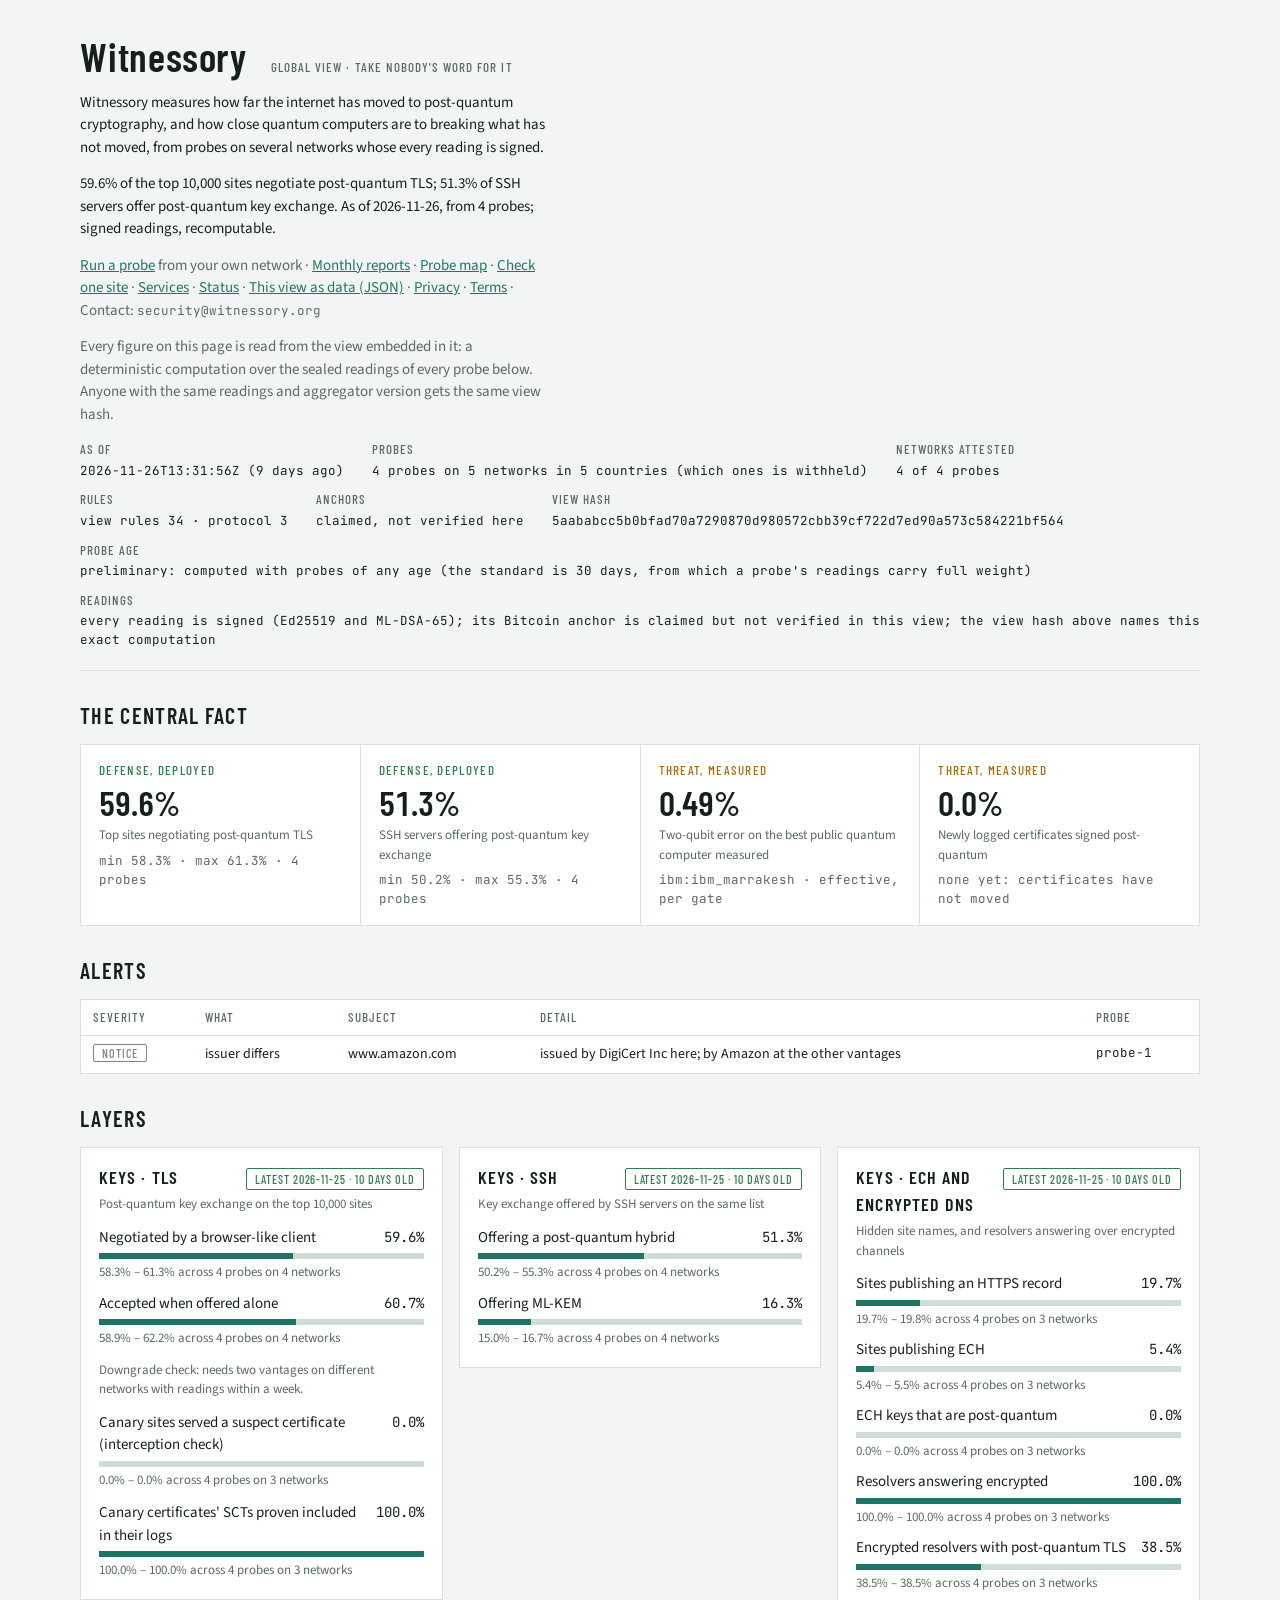
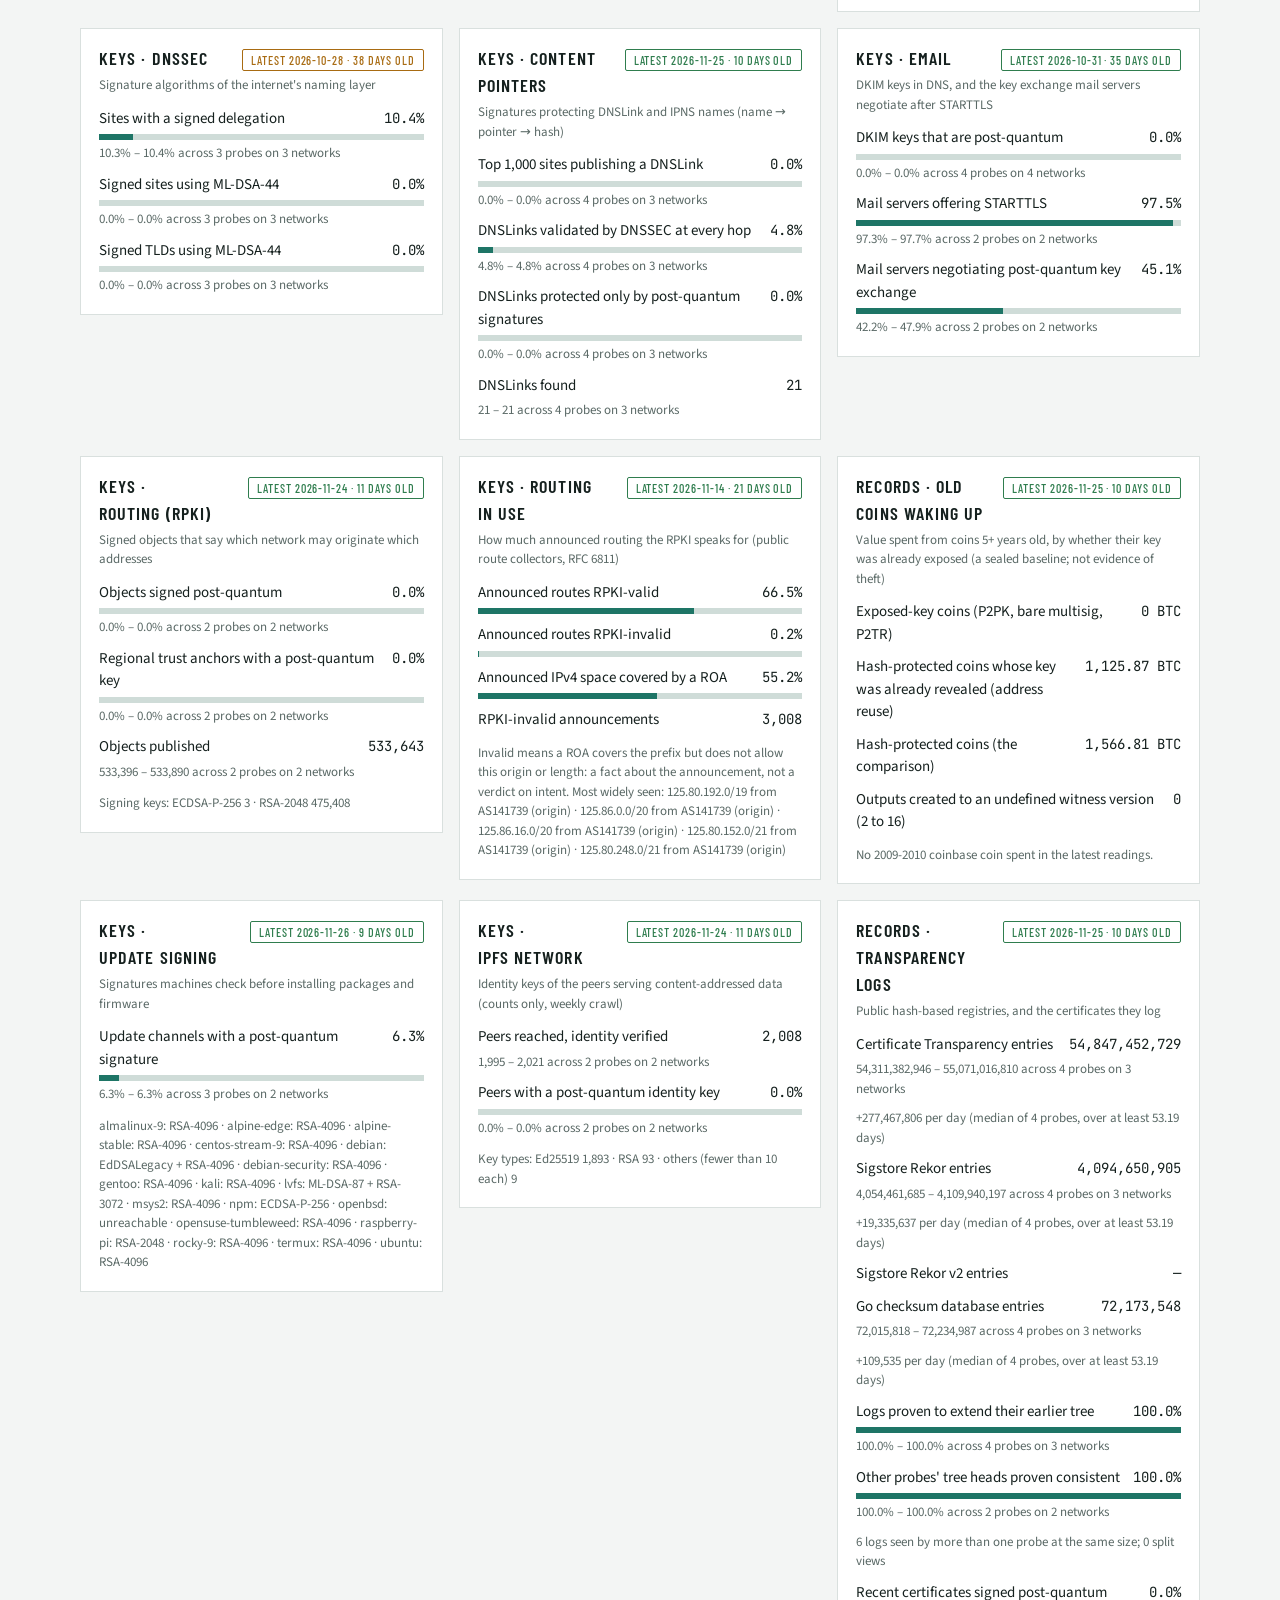
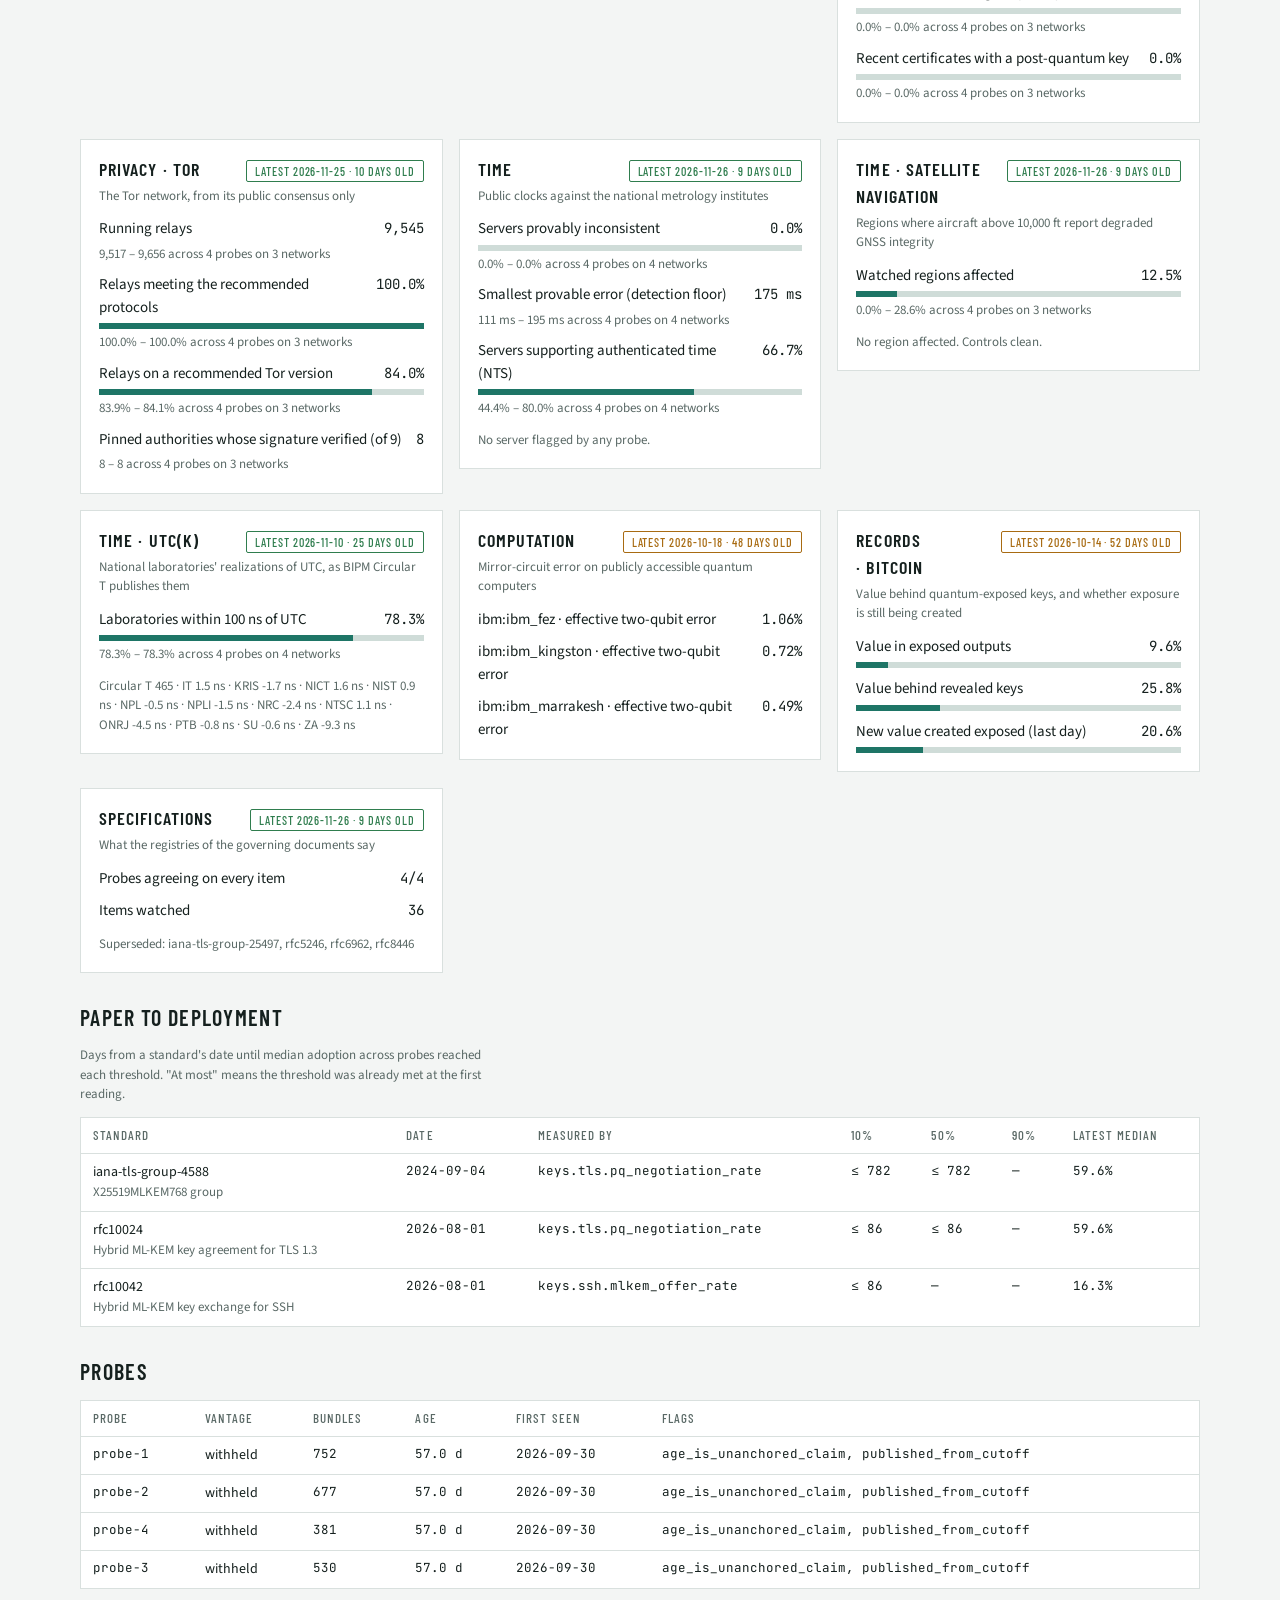
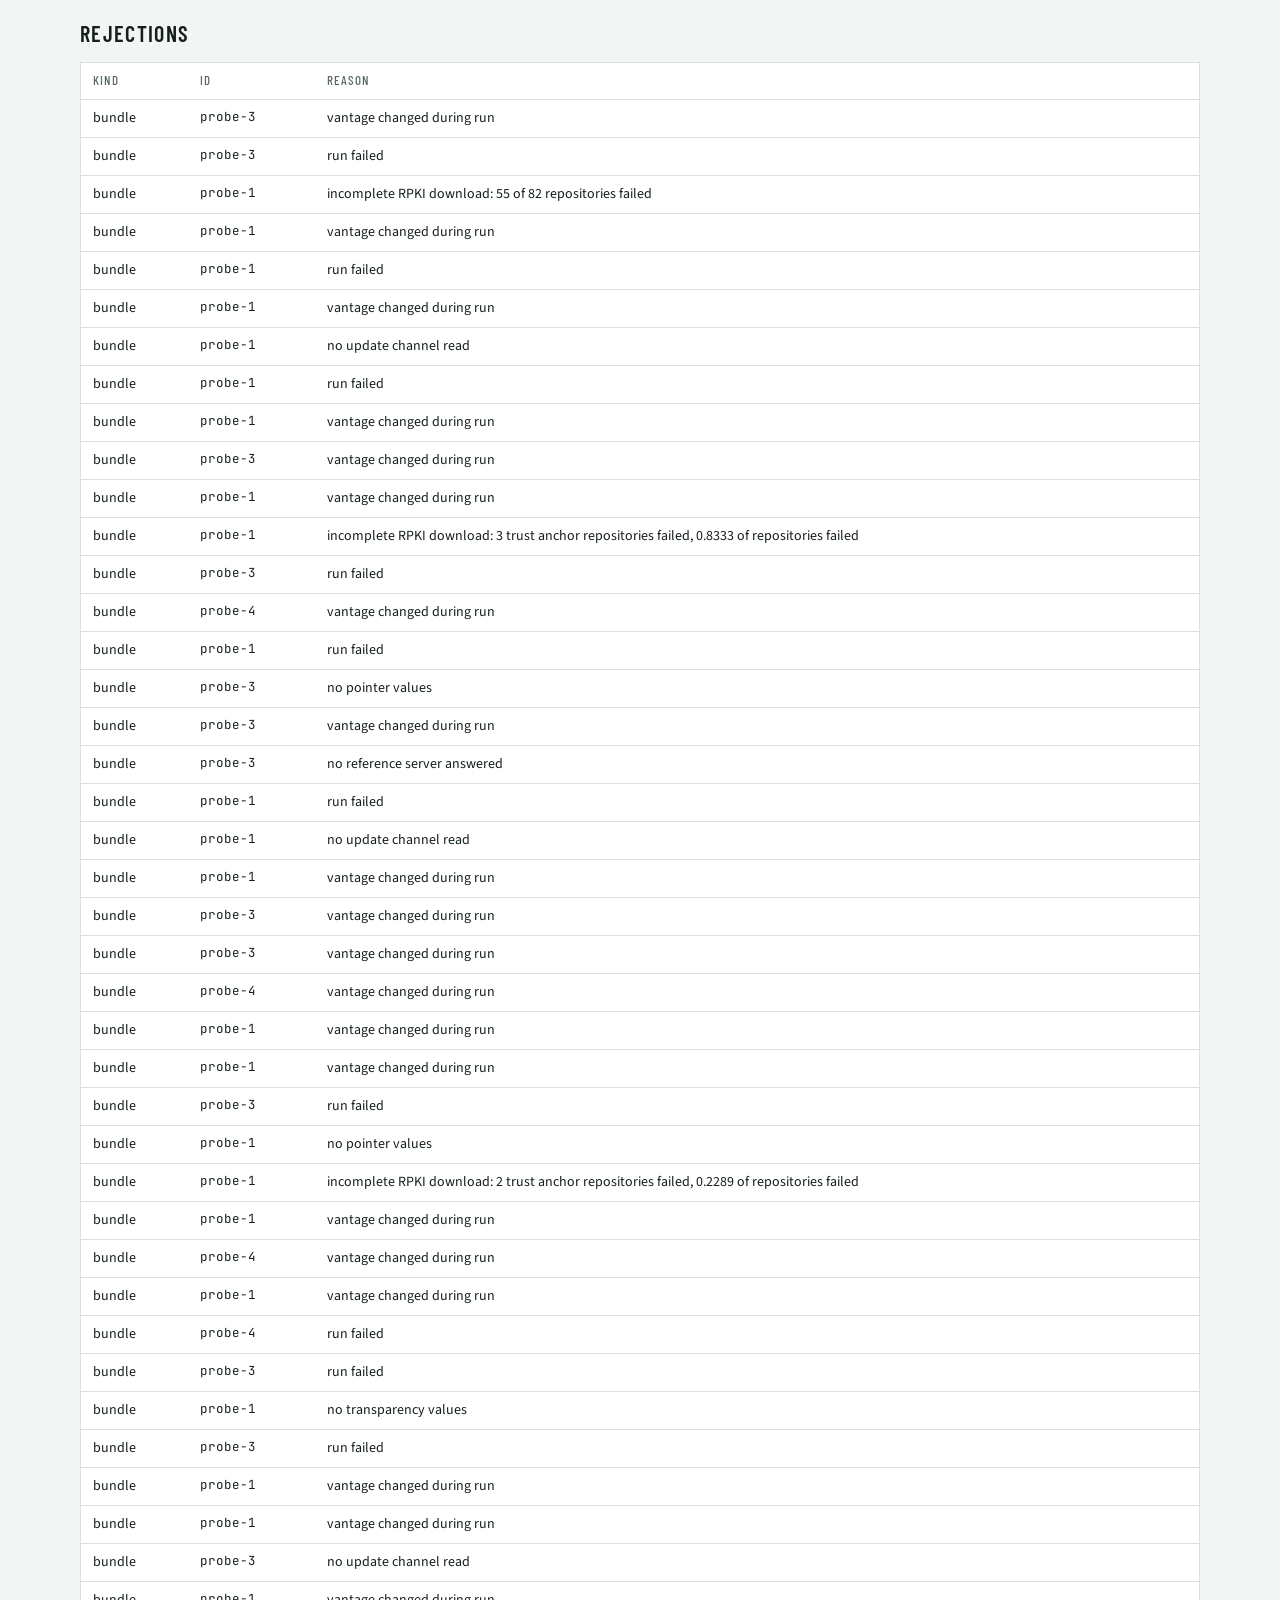
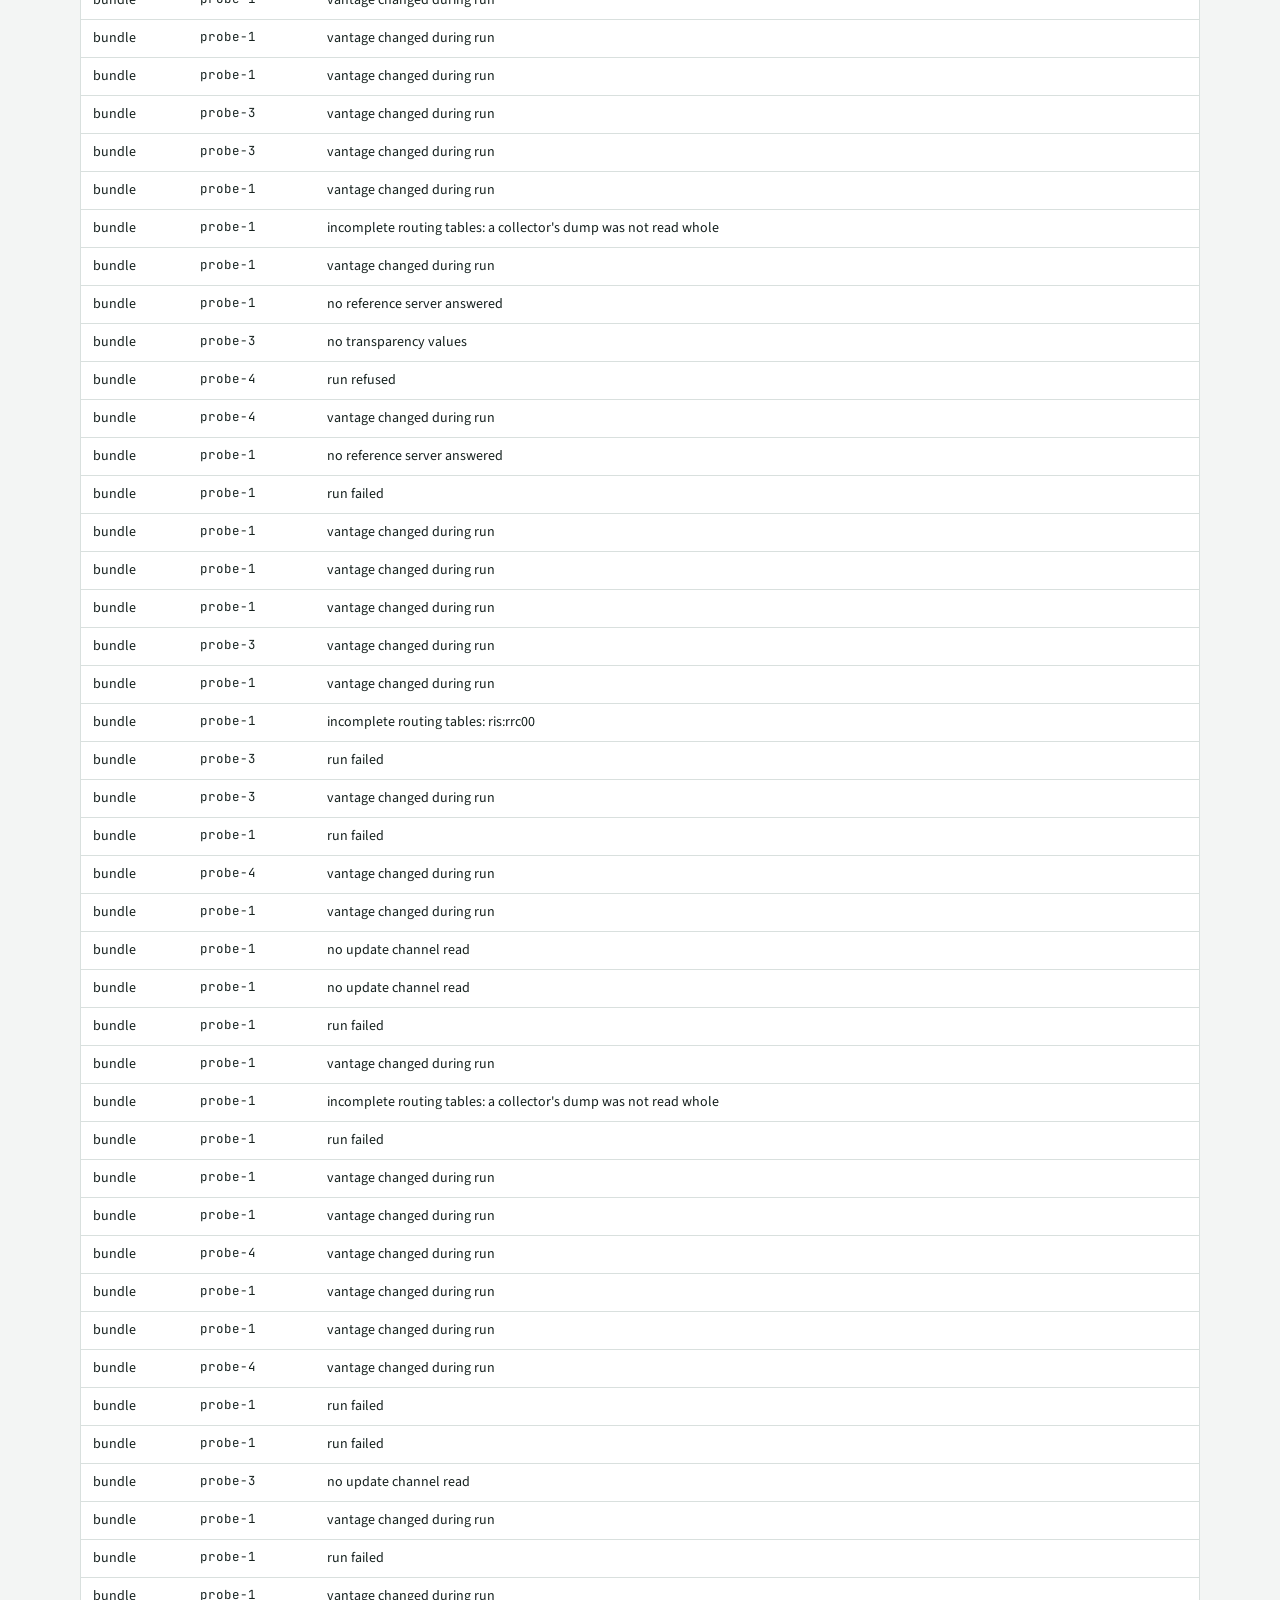
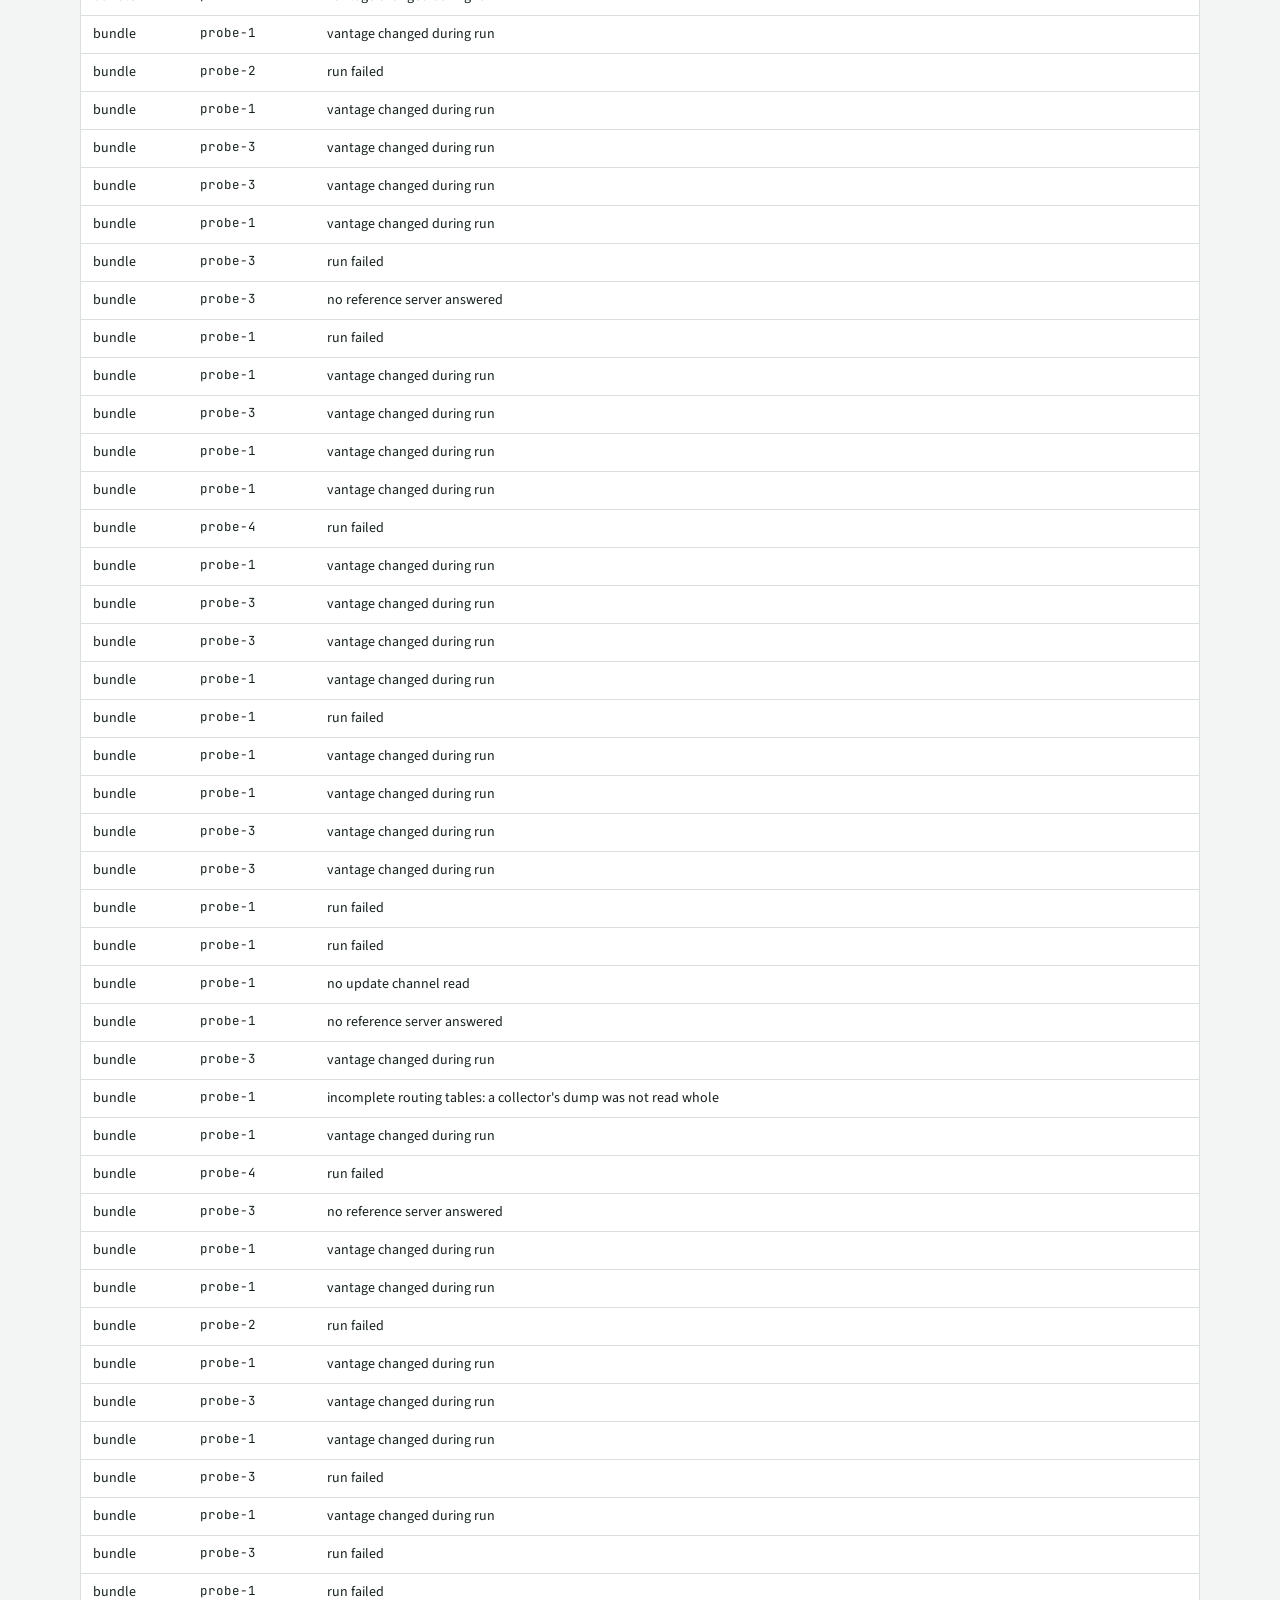
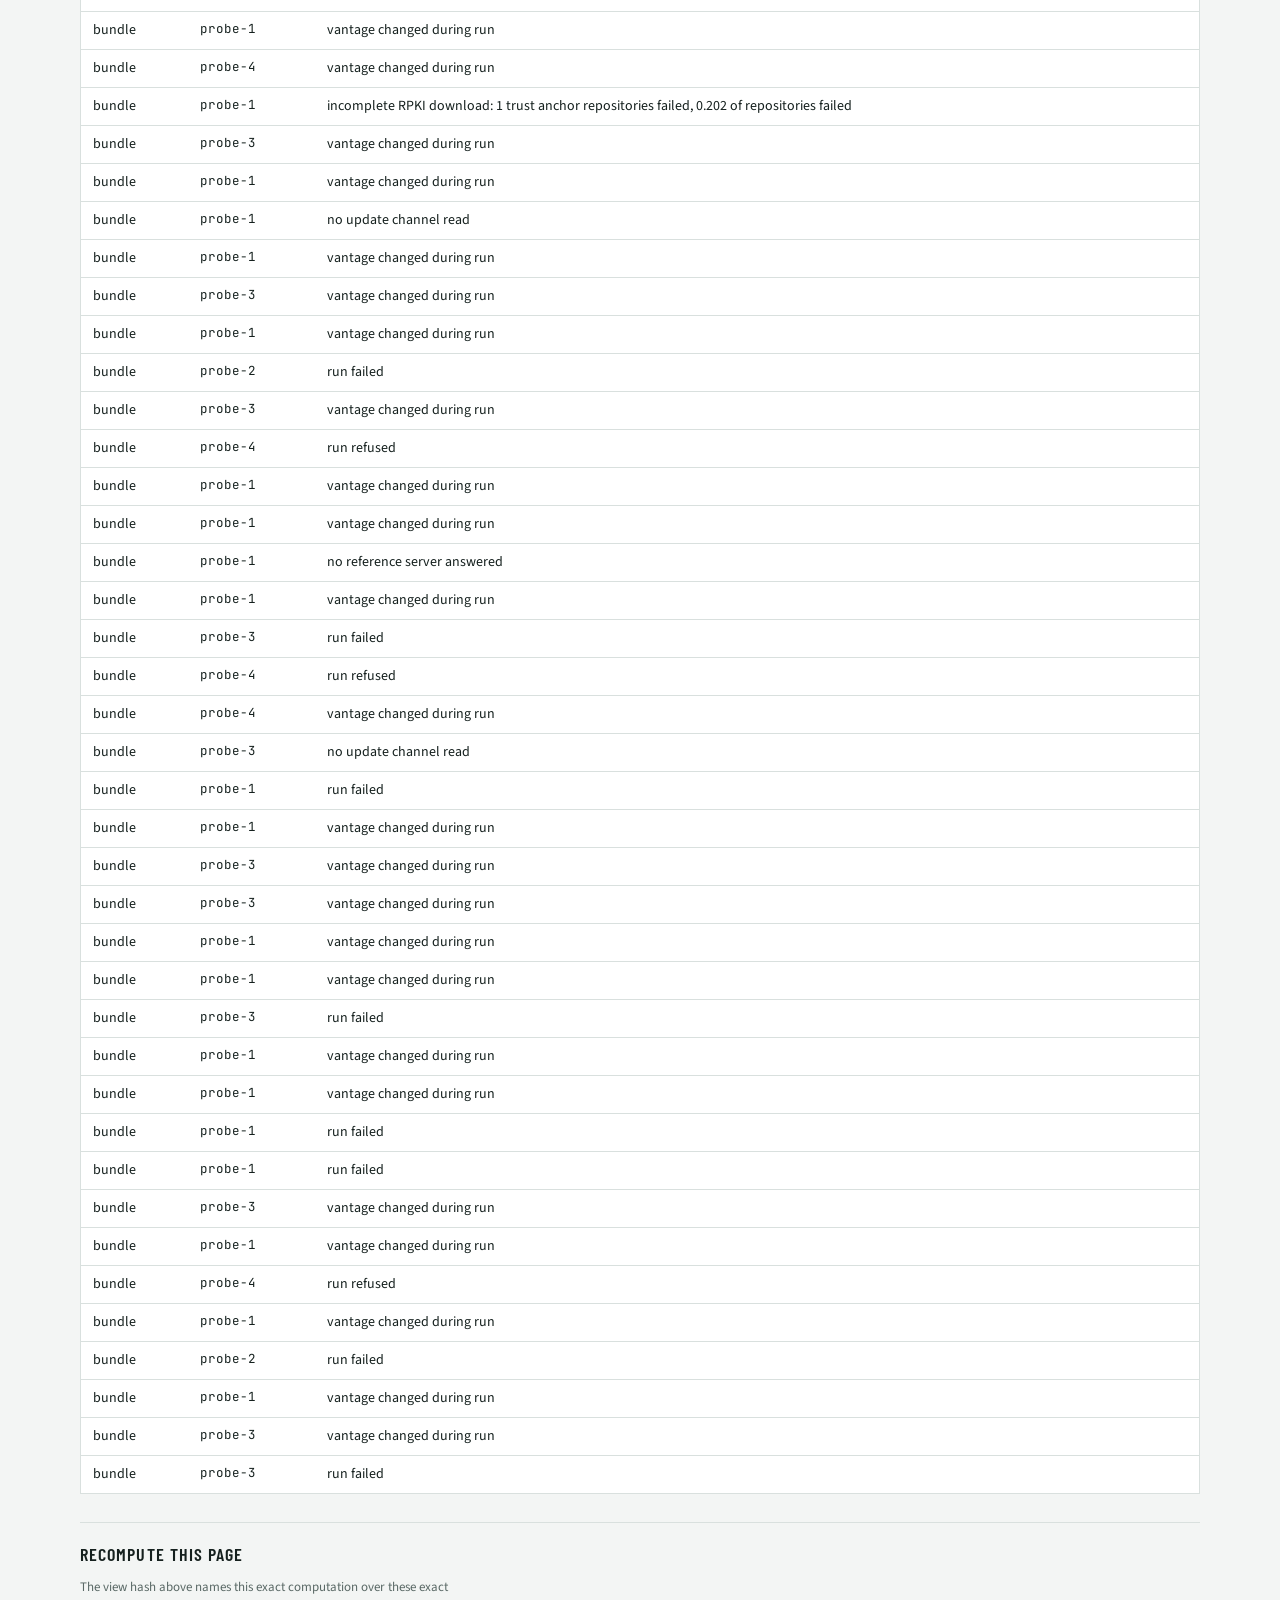
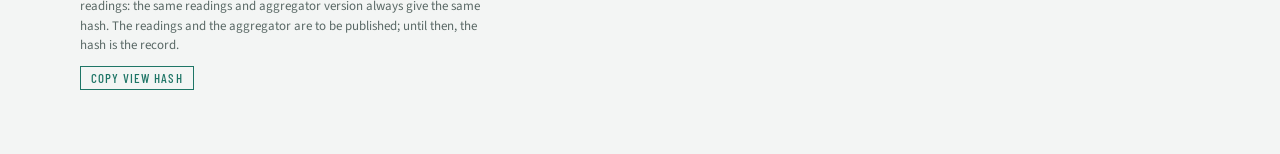
<file: index.html>
<!doctype html>
<html lang="en">
<head>
<meta charset="utf-8">
<meta name="viewport" content="width=device-width,initial-scale=1">
<meta http-equiv="Content-Security-Policy" content="default-src 'none'; script-src 'sha256-oi0EGLMTu4tglGNOHq86Yeu4VgOPEIU/e5Qhv6P4zKY='; style-src 'self' 'sha256-IIhrYtHpz3zgWCnc0hYkMefQhUlFUPElMxXnOplaajo='; font-src 'self'; img-src 'self'; connect-src 'self'; base-uri 'none'; form-action 'none'">
<meta name="referrer" content="strict-origin-when-cross-origin">
<title>Witnessory: the internet's move to post-quantum cryptography</title>
<meta name="description" content="59.6% of the top 10,000 sites negotiate post-quantum TLS; 51.3% of SSH servers offer post-quantum key exchange. As of 2026-11-26, from 4 probes; signed readings, recomputable.">
<meta property="og:title" content="Witnessory">
<meta property="og:description" content="59.6% of the top 10,000 sites negotiate post-quantum TLS; 51.3% of SSH servers offer post-quantum key exchange. As of 2026-11-26, from 4 probes; signed readings, recomputable.">
<meta property="og:type" content="website">
<meta property="og:url" content="https://witnessory.org/">
<meta property="og:image" content="https://witnessory.org/og.png">
<meta property="og:image:width" content="1200">
<meta property="og:image:height" content="630">
<meta property="og:image:alt" content="Witnessory: the internet's move to post-quantum cryptography, on the record.">
<meta name="twitter:card" content="summary_large_image">
<meta name="twitter:site" content="@witnessory">
<link rel="alternate" type="application/json" href="view.json" title="The view, as data">
<link rel="stylesheet" href="fonts/fonts.css">
<style>
:root {
  --ground: #f3f5f4; --panel: #ffffff; --ink: #15201e; --muted: #5a6966; --rule: #d9e0de;
  --accent: #1e7566; --accent-soft: #d8ebe6; --bar: #cfdcd8;
  --good: #2f7d4e; --attn: #a86b12; --none: #7a8583;
  --display: "Barlow Condensed", "Arial Narrow", "Roboto Condensed", sans-serif;
  --body: "Source Sans 3", "Segoe UI", system-ui, sans-serif;
  --mono: "JetBrains Mono", ui-monospace, "SFMono-Regular", Consolas, monospace;
}
@media (prefers-color-scheme: dark) {
  :root:not([data-theme="light"]) {
    color-scheme: dark;
    --ground: #0f1615; --panel: #16201e; --ink: #e4ece9; --muted: #93a39f; --rule: #26332f;
    --accent: #4db5a2; --accent-soft: #1d3a34; --bar: #2b3a36;
    --good: #5fbf85; --attn: #e0a64a; --none: #7f8c89;
  }
}
:root[data-theme="dark"] {
  color-scheme: dark;
  --ground: #0f1615; --panel: #16201e; --ink: #e4ece9; --muted: #93a39f; --rule: #26332f;
  --accent: #4db5a2; --accent-soft: #1d3a34; --bar: #2b3a36;
  --good: #5fbf85; --attn: #e0a64a; --none: #7f8c89;
}
body { background: var(--ground); color: var(--ink); font: 15px/1.5 var(--body); }
.wrap { max-width: 1120px; margin: 0 auto; padding-inline: 20px; padding-block: 28px 56px; display: grid; gap: 28px; }
h1, h2, h3 { font-family: var(--display); font-weight: 600; letter-spacing: .02em; margin: 0; text-wrap: balance; }
h1 { font-size: 40px; line-height: 1; }
h2 { font-size: 22px; text-transform: uppercase; letter-spacing: .06em; }
h3 { font-size: 18px; text-transform: uppercase; letter-spacing: .06em; }
.label { font-family: var(--display); font-size: 13px; text-transform: uppercase; letter-spacing: .08em; color: var(--muted); }
.mono { font-family: var(--mono); font-size: 12.5px; font-variant-numeric: tabular-nums; }
.muted { color: var(--muted); }
p { margin: 0; max-width: 68ch; }

header { display: grid; gap: 14px; border-bottom: 1px solid var(--rule); padding-bottom: 20px; }
.idline { display: flex; flex-wrap: wrap; gap: 8px 24px; align-items: baseline; }
.meta { display: flex; flex-wrap: wrap; gap: 10px 28px; }
.meta div { display: grid; gap: 2px; }
.hash { word-break: break-all; }

.fact { display: grid; grid-template-columns: repeat(auto-fit, minmax(230px, 1fr)); gap: 1px; background: var(--rule); border: 1px solid var(--rule); }
.fact > div { background: var(--panel); padding: 16px 18px; display: grid; gap: 6px; align-content: start; }
.fact .big { font-family: var(--display); font-size: 34px; font-weight: 600; line-height: 1; font-variant-numeric: tabular-nums; }
.fact .side { font-family: var(--display); font-size: 13px; letter-spacing: .1em; text-transform: uppercase; }
.fact .side.defense { color: var(--good); }
.fact .side.threat { color: var(--attn); }

.layers { display: grid; grid-template-columns: repeat(auto-fit, minmax(320px, 1fr)); gap: 16px; align-items: start; }
.layer { background: var(--panel); border: 1px solid var(--rule); padding: 16px 18px 18px; display: grid; gap: 12px; }
.layer header { border: 0; padding: 0; gap: 4px; }
.layer .head { display: flex; justify-content: space-between; align-items: baseline; gap: 12px; }
.chip { font-family: var(--display); font-size: 12px; letter-spacing: .08em; text-transform: uppercase; padding: 1px 8px; border-radius: 2px; border: 1px solid currentColor; white-space: nowrap; }
.chip.ok { color: var(--good); } .chip.none { color: var(--none); } .chip.attn { color: var(--attn); }
.rows { display: grid; gap: 10px; }
.row { display: grid; gap: 4px; }
.row .top { display: flex; justify-content: space-between; gap: 12px; align-items: baseline; }
.row .v { font-family: var(--mono); font-size: 14px; font-variant-numeric: tabular-nums; white-space: nowrap; }
.bar { height: 6px; background: var(--bar); position: relative; }
.bar i { position: absolute; inset: 0 auto 0 0; background: var(--accent); }
.bar b { position: absolute; top: -3px; bottom: -3px; width: 2px; background: var(--ink); opacity: .55; }
.sub { font-size: 13px; color: var(--muted); }
.split { display: flex; flex-wrap: wrap; gap: 4px 14px; }
.split span { font-family: var(--mono); font-size: 12px; }
.empty { font-size: 14px; color: var(--muted); }

.tablewrap { overflow-x: auto; border: 1px solid var(--rule); background: var(--panel); }
table { border-collapse: collapse; width: 100%; min-width: 560px; }
th, td { text-align: left; padding: 8px 12px; border-bottom: 1px solid var(--rule); vertical-align: top; }
th { font-family: var(--display); font-weight: 500; font-size: 13px; letter-spacing: .08em; text-transform: uppercase; color: var(--muted); }
td { font-size: 14px; }
td.num { font-family: var(--mono); font-size: 12.5px; font-variant-numeric: tabular-nums; }
tr:last-child td { border-bottom: 0; }
section { display: grid; gap: 12px; }
footer { border-top: 1px solid var(--rule); padding-top: 18px; display: grid; gap: 10px; }
code { font-family: var(--mono); font-size: 12.5px; background: var(--accent-soft); padding: 1px 5px; }
button { font: 500 13px var(--display); letter-spacing: .08em; text-transform: uppercase; color: var(--accent); background: transparent; border: 1px solid var(--accent); padding: 3px 10px; cursor: pointer; }
button:focus-visible { outline: 2px solid var(--accent); outline-offset: 2px; }
a { color: var(--accent); }
@media (max-width: 480px) { h1 { font-size: 32px; } .fact .big { font-size: 28px; } }
</style>
</head>
<body>
<div class="wrap">
  <header>
    <div class="idline">
      <h1>Witnessory</h1>
      <span class="label">Global view &middot; take nobody's word for it</span>
    </div>
    <p>Witnessory measures how far the internet has moved to post-quantum cryptography, and how close quantum computers are to breaking what has not moved, from probes on several networks whose every reading is signed.</p>
    <p class="summary">59.6% of the top 10,000 sites negotiate post-quantum TLS; 51.3% of SSH servers offer post-quantum key exchange. As of 2026-11-26, from 4 probes; signed readings, recomputable.</p>
    <p class="muted"><a href="probe.html">Run a probe</a> from your own network &middot; <a href="reports/">Monthly reports</a> &middot; <a href="https://coordinator.witnessory.org/probes">Probe map</a> &middot; <a href="https://check.witnessory.org/">Check one site</a> &middot; <a href="services.html">Services</a> &middot; <a href="https://coordinator.witnessory.org/status">Status</a> &middot; <a href="view.json">This view as data (JSON)</a> &middot; <a href="privacy.html">Privacy</a> &middot; <a href="terms.html">Terms</a> &middot; Contact: <span class="mono">security@witnessory.org</span></p>
    <p class="muted">Every figure on this page is read from the view embedded in it: a deterministic computation over the sealed readings of every probe below. Anyone with the same readings and aggregator version gets the same view hash.</p>
    <div class="meta" id="meta"></div>
  </header>

  <section>
    <h2>The central fact</h2>
    <div class="fact" id="fact"></div>
  </section>

  <section>
    <h2>Alerts</h2>
    <div id="alerts"></div>
  </section>

  <section>
    <h2>Layers</h2>
    <div class="layers" id="layers"></div>
  </section>

  <section>
    <h2>Paper to deployment</h2>
    <p class="sub">Days from a standard's date until median adoption across probes reached each threshold. "At most" means the threshold was already met at the first reading.</p>
    <div class="tablewrap"><table id="lag"></table></div>
  </section>

  <section>
    <h2>Probes</h2>
    <div class="tablewrap"><table id="probes"></table></div>
  </section>

  <section>
    <h2>Rejections</h2>
    <div id="rejections"></div>
  </section>

  <footer>
    <h3>Recompute this page</h3>
    <p class="sub">The view hash above names this exact computation over these exact readings: the same readings and aggregator version always give the same hash. The readings and the aggregator are to be published; until then, the hash is the record.</p>
    <div><button type="button" id="copyhash">Copy view hash</button> <span class="sub" id="copystate"></span></div>
  </footer>
</div>

<script type="application/json" id="view">{"alerts":[{"detail":"issued by DigiCert Inc here; by Amazon at the other vantages","kind":"issuer_differs","layer":"interception","probe_id":"probe-1","severity":"notice","subject":"www.amazon.com"}],"evidence_withheld":19,"inputs":{"bundles_used":71},"layers":{"attestation":{"probe-1":{"attested_by":["probe-2"],"status":"attested"},"probe-2":{"attested_by":["probe-1","probe-4","probe-3"],"status":"attested"},"probe-3":{"attested_by":["probe-2"],"status":"attested"},"probe-4":{"attested_by":["probe-2"],"status":"attested"}},"computation":{"by_backend":{"ibm:ibm_fez":{"max":0.010580577648184764,"median":0.010580577648184764,"min":0.010580577648184764,"n":1,"networks":1},"ibm:ibm_kingston":{"max":0.00724528753247744,"median":0.00724528753247744,"min":0.00724528753247744,"n":1,"networks":1},"ibm:ibm_marrakesh":{"max":0.004918378337907425,"median":0.004918378337907425,"min":0.004918378337907425,"n":1,"networks":1}},"headline":{"best_backend_median_effective_2q_error":{"backend":"ibm:ibm_marrakesh","max":0.004918378337907425,"median":0.004918378337907425,"min":0.004918378337907425,"n":1,"networks":1},"crqc_error_ratio":{"max":4.918378337907425,"median":4.918378337907425,"min":4.918378337907425,"n":1,"networks":1},"crqc_qubit_ratio":{"max":0.000156,"median":0.000156,"min":0.000156,"n":1,"networks":1},"machines_measured":3},"probes":[{"backend":"ibm:ibm_fez","created_utc":"2026-10-18","crqc_error_ratio":10.580577648184763,"crqc_qubit_ratio":0.000156,"effective_2q_error":0.010580577648184764,"eligible":true,"max_reliable_volume":128,"network_attested":true,"probe_id":"probe-3"},{"backend":"ibm:ibm_kingston","created_utc":"2026-10-18","crqc_error_ratio":7.24528753247744,"crqc_qubit_ratio":0.000156,"effective_2q_error":0.00724528753247744,"eligible":true,"max_reliable_volume":256,"network_attested":true,"probe_id":"probe-3"},{"backend":"ibm:ibm_marrakesh","created_utc":"2026-10-18","crqc_error_ratio":4.918378337907425,"crqc_qubit_ratio":0.000156,"effective_2q_error":0.004918378337907425,"eligible":true,"max_reliable_volume":256,"network_attested":true,"probe_id":"probe-3"}]},"dns":{"headline":{"ech_pq_kem_rate":{"max":0.0,"median":0.0,"min":0.0,"n":4,"networks":3},"ech_publish_rate":{"max":0.054879,"median":0.0544465,"min":0.054373,"n":4,"networks":3},"encrypted_pq_rate":{"max":0.384615,"median":0.384615,"min":0.384615,"n":4,"networks":3},"encrypted_resolver_rate":{"max":1.0,"median":1.0,"min":1.0,"n":4,"networks":3},"https_rr_rate":{"max":0.197986,"median":0.197399,"min":0.197115,"n":4,"networks":3}},"probes":[{"created_utc":"2026-11-24","ech_pq_kem_rate":0.0,"ech_publish_rate":0.054462,"eligible":true,"encrypted_pq_rate":0.384615,"encrypted_resolver_rate":1.0,"https_rr_rate":0.197972,"network_attested":true,"probe_id":"probe-1"},{"created_utc":"2026-11-22","ech_pq_kem_rate":0.0,"ech_publish_rate":0.054373,"eligible":true,"encrypted_pq_rate":0.384615,"encrypted_resolver_rate":1.0,"https_rr_rate":0.197115,"network_attested":true,"probe_id":"probe-2"},{"created_utc":"2026-11-17","ech_pq_kem_rate":0.0,"ech_publish_rate":0.054879,"eligible":true,"encrypted_pq_rate":0.384615,"encrypted_resolver_rate":1.0,"https_rr_rate":0.197399,"network_attested":true,"probe_id":"probe-4"},{"created_utc":"2026-11-25","ech_pq_kem_rate":0.0,"ech_publish_rate":0.054431,"eligible":true,"encrypted_pq_rate":0.384615,"encrypted_resolver_rate":1.0,"https_rr_rate":0.197986,"network_attested":true,"probe_id":"probe-3"}]},"dnssec":{"headline":{"pq_rate":{"max":0.0,"median":0.0,"min":0.0,"n":3,"networks":3},"signed_rate":{"max":0.104389,"median":0.103794,"min":0.103476,"n":3,"networks":3},"tld_pq_rate":{"max":0.0,"median":0.0,"min":0.0,"n":3,"networks":3}},"probes":[{"created_utc":"2026-10-27","eligible":true,"network_attested":true,"pq_rate":0.0,"probe_id":"probe-2","signed_rate":0.103476,"tld_pq_rate":0.0},{"created_utc":"2026-10-28","eligible":true,"network_attested":true,"pq_rate":0.0,"probe_id":"probe-4","signed_rate":0.104389,"tld_pq_rate":0.0},{"created_utc":"2026-10-27","eligible":true,"network_attested":true,"pq_rate":0.0,"probe_id":"probe-3","signed_rate":0.103794,"tld_pq_rate":0.0}]},"dormancy":{"early_coinbase_p2pk_spends":[],"headline":{"dormant_exposed_spent_sats":{"max":0,"median":0,"min":0,"n":1,"networks":1},"dormant_hash_protected_sats":{"max":156681292574,"median":156681292574,"min":156681292574,"n":1,"networks":1},"dormant_revealed_sats":{"max":112587370830,"median":112587370830,"min":112587370830,"n":1,"networks":1},"witness_v2_plus_outputs":{"max":0,"median":0,"min":0,"n":1,"networks":1}},"probes":[{"continues_previous":true,"created_utc":"2026-11-25","dormant_exposed_inputs":0,"dormant_exposed_spent_sats":0,"dormant_hash_protected_sats":156681292574,"dormant_revealed_sats":112587370830,"early_coinbase_p2pk_spends":[],"eligible":true,"from_height":977363,"gap_before":null,"network_attested":true,"probe_id":"probe-1","to_height":977523,"witness_v2_plus_list":[],"witness_v2_plus_outputs":0}]},"flow":{"headline":{"exposed_value_share":{"max":0.20639009,"median":0.20639009,"min":0.20639009,"n":1,"networks":1},"to_revealed_value_share":{"max":0.72339766,"median":0.72339766,"min":0.72339766,"n":1,"networks":1}},"probes":[{"created_utc":"2026-11-25","eligible":true,"exposed_value_share":0.20639009,"network_attested":true,"probe_id":"probe-1","to_revealed_value_share":0.72339766,"window":{"blocks":152,"from_block_time":1795525714,"from_height":977367,"hours":24.0,"to_block_time":1795611257,"to_height":977518}}]},"gnss":{"affected_regions":[],"controls_affected":[],"controls_spoofed":[],"headline":{"regions_affected_share":{"max":0.285714,"median":0.125,"min":0.0,"n":4,"networks":3},"spoofing_regions_share":{"max":0.0,"median":0.0,"min":0.0,"n":4,"networks":3}},"probes":[{"affected_regions":["baltic_gdansk","persian_gulf"],"by_region":{"baltic_gdansk":{"affected":true,"poor_nic_share":[0.1818,0.1905],"qualifying":{"adsb.fi":22,"adsb.lol":21},"role":"reported","sources_agree":true},"black_sea_west":{"affected":false,"poor_nic_share":[0.0702,0.0847],"qualifying":{"adsb.fi":57,"adsb.lol":59},"role":"reported","sources_agree":true},"control-1":{"affected":false,"poor_nic_share":[0.012,0.012],"qualifying":{"adsb.fi":83,"adsb.lol":83},"role":"control","sources_agree":true},"control-2":{"affected":false,"poor_nic_share":[0.0276,0.0276],"qualifying":{"adsb.fi":145,"adsb.lol":145},"role":"control","sources_agree":true},"control-3":{"affected":false,"poor_nic_share":[0.0233,0.0385],"qualifying":{"adsb.fi":43,"adsb.lol":26},"role":"control","sources_agree":true},"control-4":{"affected":null,"poor_nic_share":[null,null],"qualifying":{"adsb.fi":0,"adsb.lol":3},"role":"control","sources_agree":null},"control-5":{"affected":null,"poor_nic_share":[null,null],"qualifying":{"adsb.fi":13,"adsb.lol":12},"role":"control","sources_agree":null},"eastern_mediterranean":{"affected":false,"poor_nic_share":[0.0333,0.037],"qualifying":{"adsb.fi":27,"adsb.lol":30},"role":"reported","sources_agree":true},"gulf_of_finland":{"affected":null,"poor_nic_share":[null,null],"qualifying":{"adsb.fi":14,"adsb.lol":14},"role":"reported","sources_agree":null},"levant":{"affected":null,"poor_nic_share":[null,null],"qualifying":{"adsb.fi":7,"adsb.lol":7},"role":"reported","sources_agree":null},"persian_gulf":{"affected":true,"poor_nic_share":[0.2069,0.2333],"qualifying":{"adsb.fi":29,"adsb.lol":30},"role":"reported","sources_agree":true},"punjab_border":{"affected":null,"poor_nic_share":[null,null],"qualifying":{"adsb.fi":6,"adsb.lol":9},"role":"reported","sources_agree":null}},"controls_affected":[],"controls_spoofed":[],"created_utc":"2026-11-26","eligible":true,"network_attested":true,"probe_id":"probe-1","regions_affected_share":0.285714,"spoofing_regions":[],"spoofing_regions_share":0.0},{"affected_regions":["persian_gulf"],"by_region":{"baltic_gdansk":{"affected":false,"poor_nic_share":[0.0952,0.0952],"qualifying":{"adsb.fi":42,"adsb.lol":42},"role":"reported","sources_agree":true},"black_sea_west":{"affected":false,"poor_nic_share":[0.0617,0.0843],"qualifying":{"adsb.fi":83,"adsb.lol":81},"role":"reported","sources_agree":true},"control-1":{"affected":false,"poor_nic_share":[0.0,0.0],"qualifying":{"adsb.fi":106,"adsb.lol":106},"role":"control","sources_agree":true},"control-2":{"affected":false,"poor_nic_share":[0.0,0.0],"qualifying":{"adsb.fi":157,"adsb.lol":157},"role":"control","sources_agree":true},"control-3":{"affected":false,"poor_nic_share":[0.0,0.0],"qualifying":{"adsb.fi":33,"adsb.lol":11},"role":"control","sources_agree":true},"control-4":{"affected":null,"poor_nic_share":[null,null],"qualifying":{"adsb.fi":1,"adsb.lol":1},"role":"control","sources_agree":null},"control-5":{"affected":false,"poor_nic_share":[0.0,0.0],"qualifying":{"adsb.fi":105,"adsb.lol":88},"role":"control","sources_agree":true},"eastern_mediterranean":{"affected":false,"poor_nic_share":[0.0233,0.0256],"qualifying":{"adsb.fi":39,"adsb.lol":43},"role":"reported","sources_agree":true},"gulf_of_finland":{"affected":null,"poor_nic_share":[null,null],"qualifying":{"adsb.fi":13,"adsb.lol":13},"role":"reported","sources_agree":null},"levant":{"affected":null,"poor_nic_share":[null,null],"qualifying":{"adsb.fi":7,"adsb.lol":7},"role":"reported","sources_agree":null},"persian_gulf":{"affected":true,"poor_nic_share":[0.129,0.2069],"qualifying":{"adsb.fi":29,"adsb.lol":31},"role":"reported","sources_agree":true},"punjab_border":{"affected":null,"poor_nic_share":[null,null],"qualifying":{"adsb.fi":1,"adsb.lol":3},"role":"reported","sources_agree":null}},"controls_affected":[],"controls_spoofed":[],"created_utc":"2026-11-26","eligible":true,"network_attested":true,"probe_id":"probe-2","regions_affected_share":0.125,"spoofing_regions":[],"spoofing_regions_share":0.0},{"affected_regions":["baltic_gdansk"],"by_region":{"baltic_gdansk":{"affected":true,"poor_nic_share":[0.1316,0.1842],"qualifying":{"adsb.fi":38,"adsb.lol":38},"role":"reported","sources_agree":true},"black_sea_west":{"affected":false,"poor_nic_share":[0.08,0.0893],"qualifying":{"adsb.fi":56,"adsb.lol":50},"role":"reported","sources_agree":true},"control-1":{"affected":false,"poor_nic_share":[0.0,0.0],"qualifying":{"adsb.fi":92,"adsb.lol":92},"role":"control","sources_agree":true},"control-2":{"affected":false,"poor_nic_share":[0.0,0.0],"qualifying":{"adsb.fi":120,"adsb.lol":120},"role":"control","sources_agree":true},"control-3":{"affected":false,"poor_nic_share":[0.0,0.0],"qualifying":{"adsb.fi":26,"adsb.lol":13},"role":"control","sources_agree":true},"control-4":{"affected":null,"poor_nic_share":[null,null],"qualifying":{"adsb.fi":1,"adsb.lol":2},"role":"control","sources_agree":null},"control-5":{"affected":false,"poor_nic_share":[0.0,0.0],"qualifying":{"adsb.fi":195,"adsb.lol":149},"role":"control","sources_agree":true},"eastern_mediterranean":{"affected":false,"poor_nic_share":[0.0227,0.0435],"qualifying":{"adsb.fi":44,"adsb.lol":46},"role":"reported","sources_agree":true},"gulf_of_finland":{"affected":null,"poor_nic_share":[null,null],"qualifying":{"adsb.fi":7,"adsb.lol":7},"role":"reported","sources_agree":null},"levant":{"affected":null,"poor_nic_share":[null,null],"qualifying":{"adsb.fi":12,"adsb.lol":12},"role":"reported","sources_agree":null},"persian_gulf":{"affected":false,"poor_nic_share":[0.0213,0.04],"qualifying":{"adsb.fi":47,"adsb.lol":50},"role":"reported","sources_agree":true},"punjab_border":{"affected":null,"poor_nic_share":[null,null],"qualifying":{"adsb.fi":2,"adsb.lol":4},"role":"reported","sources_agree":null}},"controls_affected":[],"controls_spoofed":[],"created_utc":"2026-11-25","eligible":true,"network_attested":true,"probe_id":"probe-4","regions_affected_share":0.125,"spoofing_regions":[],"spoofing_regions_share":0.0},{"affected_regions":[],"by_region":{"baltic_gdansk":{"affected":null,"poor_nic_share":[null,null],"qualifying":{"adsb.fi":8,"adsb.lol":8},"role":"reported","sources_agree":null},"black_sea_west":{"affected":false,"poor_nic_share":[0.0952,0.1],"qualifying":{"adsb.fi":40,"adsb.lol":42},"role":"reported","sources_agree":false},"control-1":{"affected":false,"poor_nic_share":[0.0822,0.0822],"qualifying":{"adsb.fi":73,"adsb.lol":73},"role":"control","sources_agree":true},"control-2":{"affected":false,"poor_nic_share":[0.0526,0.0526],"qualifying":{"adsb.fi":57,"adsb.lol":57},"role":"control","sources_agree":true},"control-3":{"affected":false,"poor_nic_share":[0.0,0.0],"qualifying":{"adsb.fi":35,"adsb.lol":20},"role":"control","sources_agree":true},"control-4":{"affected":null,"poor_nic_share":[null,null],"qualifying":{"adsb.fi":3,"adsb.lol":5},"role":"control","sources_agree":null},"control-5":{"affected":false,"poor_nic_share":[0.0,0.0],"qualifying":{"adsb.fi":22,"adsb.lol":21},"role":"control","sources_agree":true},"eastern_mediterranean":{"affected":false,"poor_nic_share":[0.0,0.0],"qualifying":{"adsb.fi":34,"adsb.lol":37},"role":"reported","sources_agree":true},"gulf_of_finland":{"affected":null,"poor_nic_share":[null,null],"qualifying":{"adsb.fi":6,"adsb.lol":6},"role":"reported","sources_agree":null},"levant":{"affected":null,"poor_nic_share":[null,null],"qualifying":{"adsb.fi":12,"adsb.lol":12},"role":"reported","sources_agree":null},"persian_gulf":{"affected":false,"poor_nic_share":[0.0755,0.08],"qualifying":{"adsb.fi":50,"adsb.lol":53},"role":"reported","sources_agree":true},"punjab_border":{"affected":null,"poor_nic_share":[null,null],"qualifying":{"adsb.fi":6,"adsb.lol":8},"role":"reported","sources_agree":null}},"controls_affected":[],"controls_spoofed":[],"created_utc":"2026-11-25","eligible":true,"network_attested":true,"probe_id":"probe-3","regions_affected_share":0.0,"spoofing_regions":[],"spoofing_regions_share":0.0}],"regions_watched":["baltic_gdansk","black_sea_west","control-3","eastern_mediterranean","control-2","gulf_of_finland","levant","control-4","control-5","persian_gulf","punjab_border","control-1"],"spoofing_regions":[]},"interception":{"headline":{"canary_suspect_share":{"max":0.0,"median":0.0,"min":0.0,"n":4,"networks":3},"sct_inclusion_share":{"max":1.0,"median":1.0,"min":1.0,"n":4,"networks":3}},"issuer_seen_at_one_vantage_only":[{"elsewhere":["Amazon"],"issuer_o":"DigiCert Inc","probe_id":"probe-1","site":"www.amazon.com"}],"probes":[{"canary_suspect_share":0.0,"coverage":{"observed":30},"created_utc":"2026-11-25","eligible":true,"issuer_by_site":{"european-union.europa.eu":"Amazon","github.com":"Sectigo Limited","letsencrypt.org":"Let's Encrypt","proton.me":"Let's Encrypt","pypi.org":"GlobalSign nv-sa","signal.org":"Google Trust Services","telegram.org":"GoDaddy.com","www.amazon.com":"DigiCert Inc","www.apple.com":"Apple Inc.","www.bbc.co.uk":"GlobalSign nv-sa","www.cloudflare.com":"Google Trust Services","www.debian.org":"Let's Encrypt","www.digicert.com":"DigiCert Inc","www.facebook.com":"DigiCert Inc","www.google.com":"Google Trust Services","www.gov.uk":"GlobalSign nv-sa","www.iana.org":"Google Trust Services","www.icann.org":"Let's Encrypt","www.ietf.org":"Let's Encrypt","www.linkedin.com":"DigiCert Inc","www.microsoft.com":"Microsoft Corporation","www.mozilla.org":"Let's Encrypt","www.netflix.com":"DigiCert Inc","www.nytimes.com":"DigiCert Inc","www.python.org":"GlobalSign nv-sa","www.reddit.com":"DigiCert Inc","www.torproject.org":"Let's Encrypt","www.whatsapp.com":"DigiCert Inc","www.wikipedia.org":"Let's Encrypt","www.yahoo.com":"DigiCert Inc"},"network_attested":true,"probe_id":"probe-1","sct_inclusion_share":1.0,"sct_not_included":[],"suspect_sites":[]},{"canary_suspect_share":0.0,"coverage":{"observed":30},"created_utc":"2026-11-25","eligible":true,"issuer_by_site":{"european-union.europa.eu":"Amazon","github.com":"Sectigo Limited","letsencrypt.org":"Let's Encrypt","proton.me":"Let's Encrypt","pypi.org":"GlobalSign nv-sa","signal.org":"Google Trust Services","telegram.org":"GoDaddy.com","www.amazon.com":"Amazon","www.apple.com":"Apple Inc.","www.bbc.co.uk":"GlobalSign nv-sa","www.cloudflare.com":"Google Trust Services","www.debian.org":"Let's Encrypt","www.digicert.com":"DigiCert Inc","www.facebook.com":"DigiCert Inc","www.google.com":"Google Trust Services","www.gov.uk":"GlobalSign nv-sa","www.iana.org":"Google Trust Services","www.icann.org":"Let's Encrypt","www.ietf.org":"Let's Encrypt","www.linkedin.com":"DigiCert Inc","www.microsoft.com":"Microsoft Corporation","www.mozilla.org":"Let's Encrypt","www.netflix.com":"DigiCert Inc","www.nytimes.com":"DigiCert Inc","www.python.org":"GlobalSign nv-sa","www.reddit.com":"DigiCert Inc","www.torproject.org":"Let's Encrypt","www.whatsapp.com":"DigiCert Inc","www.wikipedia.org":"Let's Encrypt","www.yahoo.com":"DigiCert Inc"},"network_attested":true,"probe_id":"probe-2","sct_inclusion_share":1.0,"sct_not_included":[],"suspect_sites":[]},{"canary_suspect_share":0.0,"coverage":{"observed":30},"created_utc":"2026-11-23","eligible":true,"issuer_by_site":{"european-union.europa.eu":"Amazon","github.com":"Sectigo Limited","letsencrypt.org":"Let's Encrypt","proton.me":"Let's Encrypt","pypi.org":"GlobalSign nv-sa","signal.org":"Google Trust Services","telegram.org":"GoDaddy.com","www.amazon.com":"Amazon","www.apple.com":"Apple Inc.","www.bbc.co.uk":"GlobalSign nv-sa","www.cloudflare.com":"Google Trust Services","www.debian.org":"Let's Encrypt","www.digicert.com":"DigiCert Inc","www.facebook.com":"DigiCert Inc","www.google.com":"Google Trust Services","www.gov.uk":"GlobalSign nv-sa","www.iana.org":"Google Trust Services","www.icann.org":"Let's Encrypt","www.ietf.org":"Let's Encrypt","www.linkedin.com":"DigiCert Inc","www.microsoft.com":"Microsoft Corporation","www.mozilla.org":"Let's Encrypt","www.netflix.com":"DigiCert Inc","www.nytimes.com":"DigiCert Inc","www.python.org":"GlobalSign nv-sa","www.reddit.com":"DigiCert Inc","www.torproject.org":"Let's Encrypt","www.whatsapp.com":"DigiCert Inc","www.wikipedia.org":"Let's Encrypt","www.yahoo.com":"DigiCert Inc"},"network_attested":true,"probe_id":"probe-4","sct_inclusion_share":1.0,"sct_not_included":[],"suspect_sites":[]},{"canary_suspect_share":0.0,"coverage":{"observed":30},"created_utc":"2026-11-24","eligible":true,"issuer_by_site":{"european-union.europa.eu":"Amazon","github.com":"Sectigo Limited","letsencrypt.org":"Let's Encrypt","proton.me":"Let's Encrypt","pypi.org":"GlobalSign nv-sa","signal.org":"Google Trust Services","telegram.org":"GoDaddy.com","www.amazon.com":"Amazon","www.apple.com":"Apple Inc.","www.bbc.co.uk":"GlobalSign nv-sa","www.cloudflare.com":"Google Trust Services","www.debian.org":"Let's Encrypt","www.digicert.com":"DigiCert Inc","www.facebook.com":"DigiCert Inc","www.google.com":"Google Trust Services","www.gov.uk":"GlobalSign nv-sa","www.iana.org":"Google Trust Services","www.icann.org":"Let's Encrypt","www.ietf.org":"Let's Encrypt","www.linkedin.com":"DigiCert Inc","www.microsoft.com":"Microsoft Corporation","www.mozilla.org":"Let's Encrypt","www.netflix.com":"DigiCert Inc","www.nytimes.com":"DigiCert Inc","www.python.org":"GlobalSign nv-sa","www.reddit.com":"DigiCert Inc","www.torproject.org":"Let's Encrypt","www.whatsapp.com":"DigiCert Inc","www.wikipedia.org":"Let's Encrypt","www.yahoo.com":"DigiCert Inc"},"network_attested":true,"probe_id":"probe-3","sct_inclusion_share":1.0,"sct_not_included":[],"suspect_sites":[]}]},"ipfs":{"headline":{"discovered":{"max":3184,"median":3184.0,"min":3184,"n":2,"networks":2},"pq_identity_share":{"max":0.0,"median":0.0,"min":0.0,"n":2,"networks":2},"reachable_peers":{"max":2021,"median":2008.0,"min":1995,"n":2,"networks":2}},"key_types":{"Ed25519":1893,"RSA":93,"others (fewer than 10 each)":9},"probes":[{"created_utc":"2026-11-23","discovered":3184,"eligible":true,"key_types":{"Ed25519":1920,"RSA":92,"others (fewer than 10 each)":9},"network_attested":true,"pq_identity_share":0.0,"probe_id":"probe-2","reachable_peers":2021,"transports_offered":{"others (fewer than 10 each)":7,"quic-draft":339,"quic-v1":1568,"tcp":1942,"webrtc-direct":1006,"websocket":19,"websocket-secure":1033,"webtransport":1345}},{"created_utc":"2026-11-24","discovered":3184,"eligible":true,"key_types":{"Ed25519":1893,"RSA":93,"others (fewer than 10 each)":9},"network_attested":true,"pq_identity_share":0.0,"probe_id":"probe-4","reachable_peers":1995,"transports_offered":{"others (fewer than 10 each)":5,"quic-draft":332,"quic-v1":1573,"tcp":1946,"webrtc-direct":1011,"websocket":18,"websocket-secure":1032,"webtransport":1357}}]},"keys":{"diversity":{"countries":4,"networks":4},"downgrade":{},"headline":{"pq_negotiation_rate":{"max":0.613485,"median":0.596317,"min":0.582968,"n":4,"networks":4},"pq_support_rate":{"max":0.621746,"median":0.6067515,"min":0.588533,"n":4,"networks":4}},"probes":[{"coverage":{"intended":10000,"observed":674,"positive":404},"created_utc":"2026-10-27","eligible":true,"flags":[],"network_attested":true,"pq_negotiation_rate":0.599407,"pq_support_rate":0.621746,"probe_id":"probe-1"},{"coverage":{"intended":10000,"observed":8098,"positive":4968},"created_utc":"2026-11-25","eligible":true,"flags":[],"network_attested":true,"pq_negotiation_rate":0.613485,"pq_support_rate":0.615852,"probe_id":"probe-2"},{"coverage":{"intended":10000,"observed":8238,"positive":4887},"created_utc":"2026-10-28","eligible":true,"flags":[],"network_attested":true,"pq_negotiation_rate":0.593227,"pq_support_rate":0.597651,"probe_id":"probe-4"},{"coverage":{"intended":10000,"observed":8208,"positive":4785},"created_utc":"2026-10-26","eligible":true,"flags":[],"network_attested":true,"pq_negotiation_rate":0.582968,"pq_support_rate":0.588533,"probe_id":"probe-3"}]},"mail":{"headline":{"dkim_pq_rate":{"max":0.0,"median":0.0,"min":0.0,"n":4,"networks":4},"starttls_pq_rate":{"max":0.478927,"median":0.450612,"min":0.422297,"n":2,"networks":2},"starttls_rate":{"max":0.977419,"median":0.9750730000000001,"min":0.972727,"n":2,"networks":2}},"probes":[{"created_utc":"2026-10-29","dkim_by_algorithm":{"RSA-1024":395,"RSA-2048":358,"RSA-4096":1,"RSA-512":1,"RSA-768":11,"RSA-unparsed":5},"dkim_pq_rate":0.0,"eligible":true,"network_attested":true,"port_25_blocked":false,"probe_id":"probe-1","starttls_pq_rate":0.478927,"starttls_rate":0.972727},{"created_utc":"2026-10-29","dkim_by_algorithm":{"RSA-1024":397,"RSA-2048":358,"RSA-4096":1,"RSA-512":1,"RSA-768":11,"RSA-unparsed":5},"dkim_pq_rate":0.0,"eligible":true,"network_attested":true,"port_25_blocked":null,"probe_id":"probe-2","starttls_pq_rate":null,"starttls_rate":null},{"created_utc":"2026-10-31","dkim_by_algorithm":{"RSA-1024":375,"RSA-2048":344,"RSA-4096":1,"RSA-512":1,"RSA-768":10,"RSA-unparsed":3},"dkim_pq_rate":0.0,"eligible":true,"network_attested":true,"port_25_blocked":null,"probe_id":"probe-4","starttls_pq_rate":null,"starttls_rate":null},{"created_utc":"2026-10-29","dkim_by_algorithm":{"RSA-1024":395,"RSA-2048":358,"RSA-4096":1,"RSA-512":1,"RSA-768":11,"RSA-unparsed":5},"dkim_pq_rate":0.0,"eligible":true,"network_attested":true,"port_25_blocked":false,"probe_id":"probe-3","starttls_pq_rate":0.422297,"starttls_rate":0.977419}],"vantages_port_25_blocked":0},"pointers":{"headline":{"dnslink_publish_rate":{"max":0.0,"median":0.0,"min":0.0,"n":4,"networks":3},"dnslink_validated_rate":{"max":0.047619,"median":0.047619,"min":0.047619,"n":4,"networks":3},"pointers_found":{"max":21,"median":21,"min":21,"n":4,"networks":3},"pq_rate":{"max":0.0,"median":0.0,"min":0.0,"n":4,"networks":3}},"probes":[{"created_utc":"2026-11-16","dnslink_publish_rate":0.0,"dnslink_validated_rate":0.047619,"eligible":true,"network_attested":true,"pointers_found":21,"pq_rate":0.0,"probe_id":"probe-1"},{"created_utc":"2026-11-22","dnslink_publish_rate":0.0,"dnslink_validated_rate":0.047619,"eligible":true,"network_attested":true,"pointers_found":21,"pq_rate":0.0,"probe_id":"probe-2"},{"created_utc":"2026-11-17","dnslink_publish_rate":0.0,"dnslink_validated_rate":0.047619,"eligible":true,"network_attested":true,"pointers_found":21,"pq_rate":0.0,"probe_id":"probe-4"},{"created_utc":"2026-11-25","dnslink_publish_rate":0.0,"dnslink_validated_rate":0.047619,"eligible":true,"network_attested":true,"pointers_found":21,"pq_rate":0.0,"probe_id":"probe-3"}]},"records":{"blocks_seen":2,"headline":{"base_blockhash":"0000000000000000000096ce1859377b8d3af5b6070ad79113ce1b7dadc9b8df","censuses_agree_exactly":true,"exposed_share":{"max":0.096142,"median":0.096142,"min":0.096142,"n":1,"networks":1},"independent_censuses":1,"networks":1},"probes":[{"base_blockhash":"0000000000000000000096ce1859377b8d3af5b6070ad79113ce1b7dadc9b8df","content_sha256":"aeca06034db768579746f2c6d7aa667e91b09902134ab70190f69dd8ada7394d","created_utc":"2026-10-14","eligible":true,"exposed_share":0.096142,"flags":[],"network_attested":true,"probe_id":"probe-1"},{"base_blockhash":"000000000000000000017bd11bfd8ad575ab5f502ec15911d0edac2314eefd80","content_sha256":"5254a719bf4d1f1dd7ac070b585f197156ef7a9b304caf183a13c9e1f9db9452","created_utc":"2026-10-01","eligible":true,"exposed_share":0.096244,"flags":[],"network_attested":true,"probe_id":"probe-2"}]},"reuse":{"blocks_seen":1,"headline":{"base_blockhash":"000000000000000000014f15166997afc46717586751b21923c3154f0fddc608","exposed_or_revealed_share":{"max":0.35389743,"median":0.35389743,"min":0.35389743,"n":1,"networks":1},"independent_joins":1,"joins_agree_exactly":true,"networks":1,"revealed_share":{"max":0.25774999,"median":0.25774999,"min":0.25774999,"n":1,"networks":1}},"probes":[{"base_blockhash":"000000000000000000014f15166997afc46717586751b21923c3154f0fddc608","counts":{"revealed_sats":518021366507451,"revealed_utxos":44831730,"total_sats":2009782299828228},"created_utc":"2026-10-14","eligible":true,"exposed_or_revealed_share":0.35389743,"network_attested":true,"probe_id":"probe-1","revealed_share":0.25774999}]},"routing":{"headline":{"covered_space_share":{"max":0.552077,"median":0.552077,"min":0.552077,"n":1,"networks":1},"invalid_announcements":{"max":3008,"median":3008,"min":3008,"n":1,"networks":1},"rpki_invalid_share":{"max":0.002117,"median":0.002117,"min":0.002117,"n":1,"networks":1},"rpki_not_found_share":{"max":0.332812,"median":0.332812,"min":0.332812,"n":1,"networks":1},"rpki_valid_share":{"max":0.665071,"median":0.665071,"min":0.665071,"n":1,"networks":1}},"most_widely_seen_invalid":[{"origin":141739,"peers":60,"prefix":"125.80.192.0/19","reason":"origin"},{"origin":141739,"peers":60,"prefix":"125.86.0.0/20","reason":"origin"},{"origin":141739,"peers":60,"prefix":"125.86.16.0/20","reason":"origin"},{"origin":141739,"peers":60,"prefix":"125.80.152.0/21","reason":"origin"},{"origin":141739,"peers":60,"prefix":"125.80.248.0/21","reason":"origin"},{"origin":141739,"peers":60,"prefix":"125.81.232.0/21","reason":"origin"},{"origin":141739,"peers":60,"prefix":"125.86.136.0/21","reason":"origin"},{"origin":140320,"peers":60,"prefix":"218.15.120.0/21","reason":"origin"},{"origin":141739,"peers":60,"prefix":"125.80.76.0/22","reason":"origin"},{"origin":141739,"peers":60,"prefix":"125.80.108.0/22","reason":"origin"},{"origin":141739,"peers":60,"prefix":"125.84.232.0/22","reason":"origin"},{"origin":141739,"peers":60,"prefix":"125.86.84.0/22","reason":"origin"},{"origin":141739,"peers":60,"prefix":"125.86.128.0/22","reason":"origin"},{"origin":141739,"peers":60,"prefix":"125.86.132.0/22","reason":"origin"},{"origin":141739,"peers":60,"prefix":"125.87.148.0/22","reason":"origin"},{"origin":140320,"peers":60,"prefix":"218.15.116.0/22","reason":"origin"},{"origin":140320,"peers":60,"prefix":"218.15.120.0/22","reason":"origin"},{"origin":135089,"peers":60,"prefix":"125.88.124.0/23","reason":"origin"},{"origin":135089,"peers":60,"prefix":"121.14.201.0/24","reason":"origin"},{"origin":135089,"peers":60,"prefix":"121.14.203.0/24","reason":"origin"}],"probes":[{"collectors_read":["ris:rrc00","routeviews:route-views2"],"covered_space_share":0.552077,"created_utc":"2026-11-14","eligible":true,"invalid_announcements":3008,"most_widely_seen_invalid":[{"origin":141739,"peers":60,"prefix":"125.80.192.0/19","reason":"origin"},{"origin":141739,"peers":60,"prefix":"125.86.0.0/20","reason":"origin"},{"origin":141739,"peers":60,"prefix":"125.86.16.0/20","reason":"origin"},{"origin":141739,"peers":60,"prefix":"125.80.152.0/21","reason":"origin"},{"origin":141739,"peers":60,"prefix":"125.80.248.0/21","reason":"origin"},{"origin":141739,"peers":60,"prefix":"125.81.232.0/21","reason":"origin"},{"origin":141739,"peers":60,"prefix":"125.86.136.0/21","reason":"origin"},{"origin":140320,"peers":60,"prefix":"218.15.120.0/21","reason":"origin"},{"origin":141739,"peers":60,"prefix":"125.80.76.0/22","reason":"origin"},{"origin":141739,"peers":60,"prefix":"125.80.108.0/22","reason":"origin"},{"origin":141739,"peers":60,"prefix":"125.84.232.0/22","reason":"origin"},{"origin":141739,"peers":60,"prefix":"125.86.84.0/22","reason":"origin"},{"origin":141739,"peers":60,"prefix":"125.86.128.0/22","reason":"origin"},{"origin":141739,"peers":60,"prefix":"125.86.132.0/22","reason":"origin"},{"origin":141739,"peers":60,"prefix":"125.87.148.0/22","reason":"origin"},{"origin":140320,"peers":60,"prefix":"218.15.116.0/22","reason":"origin"},{"origin":140320,"peers":60,"prefix":"218.15.120.0/22","reason":"origin"},{"origin":135089,"peers":60,"prefix":"125.88.124.0/23","reason":"origin"},{"origin":135089,"peers":60,"prefix":"121.14.201.0/24","reason":"origin"},{"origin":135089,"peers":60,"prefix":"121.14.203.0/24","reason":"origin"}],"network_attested":true,"payloads_sha256":"276ef993aba3078bcaf6aa4f36ffaf3d346b747d88aa8c9e07f60a6cd121c749","probe_id":"probe-1","rpki_invalid_share":0.002117,"rpki_not_found_share":0.332812,"rpki_valid_share":0.665071}]},"rpki":{"by_signature_family":{"RSA":533890},"by_subject_key":{"ECDSA-P-256":3,"RSA-2048":475408},"headline":{"pq_signed_share":{"max":0.0,"median":0.0,"min":0.0,"n":2,"networks":2},"published_objects":{"max":533890,"median":533643.0,"min":533396,"n":2,"networks":2},"trust_anchor_pq_share":{"max":0.0,"median":0.0,"min":0.0,"n":2,"networks":2},"validated_payloads":{"max":1039271,"median":1038578.5,"min":1037886,"n":2,"networks":2}},"probes":[{"by_signature_family":{"RSA":533396},"by_subject_key":{"ECDSA-P-256":3,"RSA-2048":474976},"created_utc":"2026-11-21","eligible":true,"network_attested":true,"objects_by_repository":{"https://akane.maru.co.jp/oshirase.xml":41,"https://alias.rpki-measurement.site/rrdp/notification.xml":4,"https://ca.nat.moe/rrdp/notification.xml":101,"https://ca.rg.net/rrdp/notify.xml":15,"https://cloudie.rpki.app/rrdp/notification.xml":437,"https://krill.47272.net/rrdp/notification.xml":221,"https://krill.accuristechnologies.ca/rrdp/notification.xml":52,"https://krill.clnexus.dev/rrdp/notification.xml":7,"https://krill.cxy.hk/rrdp/notification.xml":12,"https://krill.dacs.utwente.nl/rrdp/notification.xml":9,"https://krill.dispaisy.systems/rrdp/notification.xml":36,"https://krill.peering.ee.columbia.edu/rrdp/notification.xml":13,"https://krill.peravix.group/rrdp/notification.xml":3,"https://krill.proxy-arp.network/rrdp/notification.xml":47,"https://krill.rg.net/rrdp/notification.xml":13,"https://krill.rpki-measurement.site/rrdp/notification.xml":9,"https://krill.starlamp.su/rrdp/notification.xml":3,"https://krill.sy5.nsw.au.infininet.com.au/rrdp/notification.xml":29,"https://magellan.ipxo.com/rrdp/notification.xml":452,"https://repo.nkn.in/notification.xml":4,"https://repo.rpki.space/rrdp/notification.xml":102,"https://repo2.nkn.in/notification.xml":23,"https://rov-measurements.nlnetlabs.net/rrdp/notification.xml":2,"https://rpki-01.pdxnet.uk/rrdp/notification.xml":91,"https://rpki-pp.com/rrdp/notification.xml":17,"https://rpki-publication.haruue.net/rrdp/notification.xml":6,"https://rpki-repo.datahub-ix.net/rrdp/notification.xml":4,"https://rpki-repo.netplanety.com.br/rrdp/notification.xml":7,"https://rpki-repo.registro.br/rrdp/notification.xml":32237,"https://rpki-repository.nic.ad.jp/rrdp/ap/notification.xml":8497,"https://rpki-rrdp.idnic.net/rrdp/notification.xml":16430,"https://rpki-rrdp.mnihyc.com/rrdp/notification.xml":6,"https://rpki-rrdp.us-east-2.amazonaws.com/rrdp/08c2f264-23f9-49fb-9d43-f8b50bec9261/notification.xml":1486,"https://rpki-rrdp.us-east-2.amazonaws.com/rrdp/20aa329b-fc52-4c61-bf53-09725c042942/notification.xml":6834,"https://rpki-rrdp.us-east-2.amazonaws.com/rrdp/2df51cd2-e6af-493a-a88a-3221d01f7d90/notification.xml":22,"https://rpki-rrdp.us-east-2.amazonaws.com/rrdp/2f059a21-d41b-4846-b7ae-7ea38c32fd4c/notification.xml":44,"https://rpki-rrdp.us-east-2.amazonaws.com/rrdp/395c874a-bcf9-4f7c-b900-d255072c3ee7/notification.xml":74,"https://rpki-rrdp.us-east-2.amazonaws.com/rrdp/42582c67-dd3f-4bc5-ba60-e97e552c6e35/notification.xml":28,"https://rpki-rrdp.us-east-2.amazonaws.com/rrdp/517f3ed7-58b5-4796-be37-14d62e48f056/notification.xml":475,"https://rpki-rrdp.us-east-2.amazonaws.com/rrdp/54602fb0-a9d4-4f9f-b0ca-be2a139ea92b/notification.xml":358,"https://rpki-rrdp.us-east-2.amazonaws.com/rrdp/602a26e5-4a9e-4e5e-89f0-ef891490d9c9/notification.xml":24,"https://rpki-rrdp.us-east-2.amazonaws.com/rrdp/62b3479e-d188-4fbf-a2b8-0558d7e495cd/notification.xml":4,"https://rpki-rrdp.us-east-2.amazonaws.com/rrdp/708aafaf-00b4-485b-854c-0b32ca30f57b/notification.xml":7,"https://rpki-rrdp.us-east-2.amazonaws.com/rrdp/71e5236f-c6f1-4928-a1b9-8def09c06085/notification.xml":3,"https://rpki-rrdp.us-east-2.amazonaws.com/rrdp/967a255c-d680-42d3-9ec3-ecb3f9da088c/notification.xml":205,"https://rpki-rrdp.us-east-2.amazonaws.com/rrdp/98c1c974-4608-4b75-8781-dc145101a9bd/notification.xml":4,"https://rpki-rrdp.us-east-2.amazonaws.com/rrdp/a841823c-a10d-477c-bfdf-4086f0b1594c/notification.xml":13,"https://rpki-rrdp.us-east-2.amazonaws.com/rrdp/b3f6b688-cff4-402f-97d5-02f6f1886b7e/notification.xml":5,"https://rpki-rrdp.us-east-2.amazonaws.com/rrdp/b8a1dd25-c313-4f25-ac21-bf55514d9c7d/notification.xml":95,"https://rpki-rrdp.us-east-2.amazonaws.com/rrdp/bd48a1fa-3471-4ab2-8508-ad36b96813e4/notification.xml":23,"https://rpki-rrdp.us-east-2.amazonaws.com/rrdp/c3cd7c24-12cb-4abc-8fd2-5e2bcbb85ae6/notification.xml":39,"https://rpki-rrdp.us-east-2.amazonaws.com/rrdp/c474d778-43cb-4c30-ad6a-39968cbc94bc/notification.xml":4,"https://rpki-rrdp.us-east-2.amazonaws.com/rrdp/d1dfea23-5e38-441e-9bf7-e1ceb6e86925/notification.xml":18,"https://rpki-rrdp.us-east-2.amazonaws.com/rrdp/db9a372a-09bc-4a32-bfe4-8c48e5dbd219/notification.xml":19,"https://rpki-rrdp.us-east-2.amazonaws.com/rrdp/dba8f01c-9669-44a3-ac6e-db2edb099b84/notification.xml":1204,"https://rpki-rrdp.us-east-2.amazonaws.com/rrdp/dfd7f6d3-e6e9-4987-9ae7-d052c5353898/notification.xml":9,"https://rpki-rrdp.us-east-2.amazonaws.com/rrdp/e72d8db0-4728-4fc1-bdd8-471129866362/notification.xml":174,"https://rpki-rrdp.us-east-2.amazonaws.com/rrdp/e7518af5-a343-428d-bf78-f982b6e60505/notification.xml":6745,"https://rpki-rrdp.us-east-2.amazonaws.com/rrdp/f703696e-e47b-4c20-bd93-6f80904e42d2/notification.xml":4012,"https://rpki-rrdp.us-east-2.amazonaws.com/rrdp/fd36ad64-200f-4064-84a8-3c7cc91cdece/notification.xml":5,"https://rpki-rrdp.us-east-2.amazonaws.com/rrdp/ff9fa84e-9783-4a0b-a58d-6dc8e2433d33/notification.xml":2,"https://rpki-rrdp.warpnet.xyz/notification.xml":35,"https://rpki.admin.freerangecloud.com/rrdp/notification.xml":239,"https://rpki.apernet.io/rrdp/notification.xml":41,"https://rpki.as207960.net/rrdp/notification.xml":137,"https://rpki.as219412.net/rrdp/notification.xml":14,"https://rpki.athene-center.net/rrdp/notification.xml":6,"https://rpki.axivora.net/rrdp/notification.xml":56,"https://rpki.blw.moe/rrdp/notification.xml":7,"https://rpki.cc/rrdp/notification.xml":48,"https://rpki.cernet.edu.cn/rrdp/notification.xml":13,"https://rpki.cernet.net/rrdp/notification.xml":63,"https://rpki.fiti.net.cn/rrdp/notification.xml":4180,"https://rpki.gns.net.br/rrdp/notification.xml":8,"https://rpki.komorebi.network:3030/rrdp/notification.xml":18,"https://rpki.luys.cloud/rrdp/notification.xml":6,"https://rpki.multacom.com/rrdp/notification.xml":16,"https://rpki.n3solucoes.com.br/rrdp/notification.xml":4,"https://rpki.nellicus.net/rrdp/notification.xml":22,"https://rpki.net.baiyuexiao.cn/rrdp/notification.xml":5,"https://rpki.novacloud-hosting.com/rrdp/notification.xml":4,"https://rpki.owl.net/rrdp/notification.xml":28,"https://rpki.pudu.be/rrdp/notification.xml":24,"https://rpki.qs.nu/rrdp/notification.xml":2,"https://rpki.rand.apnic.net/rrdp/notification.xml":8,"https://rpki.roa.net/rrdp/notification.xml":332,"https://rpki.sailx.co/rrdp/notification.xml":27,"https://rpki.satcom.com.br:3000/rrdp/notification.xml":5,"https://rpki.shrdserv.com/rrdp/notification.xml":86,"https://rpki.sunoaki.net/rrdp/notification.xml":48,"https://rpki.tools.westconnect.ca/rrdp/notification.xml":20,"https://rpki.vexshield.eu/rrdp/notification.xml":3,"https://rpki.xindi.eu/rrdp/notification.xml":25,"https://rrdp-ipv4.prefixlogic.com/rrdp/notification.xml":3,"https://rrdp-rpki.inara.pk/rrdp/notification.xml":4,"https://rrdp-rps.arin.net/notification.xml":2788,"https://rrdp-rps.cnnic.cn/rrdp/notification.xml":9087,"https://rrdp.afrinic.net/notification.xml":17626,"https://rrdp.apnic.net/notification.xml":50928,"https://rrdp.arin.net/notification.xml":198557,"https://rrdp.as214749.net/rrdp/notification.xml":11,"https://rrdp.ip.deals/rrdp/notification.xml":2,"https://rrdp.krill.nlnetlabs.nl/notification.xml":19,"https://rrdp.lacnic.net/rrdp/notification.xml":28458,"https://rrdp.paas.rpki.ripe.net/notification.xml":11576,"https://rrdp.prefixlogic.com/rrdp/notification.xml":3,"https://rrdp.ripe.net/notification.xml":124276,"https://rrdp.rpki.tianhai.link/rrdp/notification.xml":25,"https://rrdp.sub.apnic.net/notification.xml":514,"https://rrdp.twnic.tw/rrdp/notification.xml":3088,"https://rsync.rpki.as205941.org/rrdp/notification.xml":29,"https://sakuya.nat.moe/rrdp/notification.xml":9},"payloads_sha256":"71be816689560c34fe55df8f91021724538af0f06a4127b24c2abdd7969b472c","pq_signed_share":0.0,"probe_id":"probe-1","published_objects":533396,"repositories":{"attempted":131,"failed":["https://feo.tla.org/rrdp/notification.xml","https://krill.ca-bc-01.ssmidge.xyz/rrdp/notification.xml","https://krill.immarket.space/rrdp/notification.xml","https://krill.ipgua.com:3030/rrdp/notification.xml","https://krill.signalx.cloud/rrdp/notification.xml","https://krill.stonham.uk/rrdp/notification.xml","https://orca.rg.net/rrdp/notification.xml","https://repo.kagl.me/rpki/notification.xml","https://repodepot.wildtky.com/rrdp/notification.xml","https://rki.plasmanodes.com/rrdp/notification.xml","https://rpki.as215605.net/rrdp/notification.xml","https://rpki.co/rrdp/notification.xml","https://rpki.fengrui.link/rrdp/notification.xml","https://rpki.gxt.network/rrdp/notification.xml","https://rpki.leitecastro.com/notification.xml","https://rpki.miralium.net/rrdp/notification.xml","https://rpki.ssmidge.xyz/rrdp/notification.xml","https://rpki.xa.wiki/rrdp/notification.xml","https://rrdp.rp.ki/notification.xml"],"hash_mismatch":0,"read":112},"serials":{"https://akane.maru.co.jp/oshirase.xml":"1157","https://alias.rpki-measurement.site/rrdp/notification.xml":"390","https://ca.nat.moe/rrdp/notification.xml":"2038","https://ca.rg.net/rrdp/notify.xml":"122009","https://cloudie.rpki.app/rrdp/notification.xml":"10503","https://krill.47272.net/rrdp/notification.xml":"4557","https://krill.accuristechnologies.ca/rrdp/notification.xml":"5615","https://krill.clnexus.dev/rrdp/notification.xml":"530","https://krill.cxy.hk/rrdp/notification.xml":"784","https://krill.dacs.utwente.nl/rrdp/notification.xml":"598","https://krill.dispaisy.systems/rrdp/notification.xml":"488","https://krill.peering.ee.columbia.edu/rrdp/notification.xml":"626","https://krill.peravix.group/rrdp/notification.xml":"248","https://krill.proxy-arp.network/rrdp/notification.xml":"402","https://krill.rg.net/rrdp/notification.xml":"2342","https://krill.rpki-measurement.site/rrdp/notification.xml":"8526","https://krill.starlamp.su/rrdp/notification.xml":"495","https://krill.sy5.nsw.au.infininet.com.au/rrdp/notification.xml":"406","https://magellan.ipxo.com/rrdp/notification.xml":"11206","https://repo.nkn.in/notification.xml":"142","https://repo.rpki.space/rrdp/notification.xml":"11006","https://repo2.nkn.in/notification.xml":"343","https://rov-measurements.nlnetlabs.net/rrdp/notification.xml":"1680","https://rpki-01.pdxnet.uk/rrdp/notification.xml":"7534","https://rpki-pp.com/rrdp/notification.xml":"19901","https://rpki-publication.haruue.net/rrdp/notification.xml":"1113","https://rpki-repo.datahub-ix.net/rrdp/notification.xml":"18","https://rpki-repo.netplanety.com.br/rrdp/notification.xml":"141","https://rpki-repo.registro.br/rrdp/notification.xml":"42393","https://rpki-repository.nic.ad.jp/rrdp/ap/notification.xml":"173566","https://rpki-rrdp.idnic.net/rrdp/notification.xml":"371924","https://rpki-rrdp.mnihyc.com/rrdp/notification.xml":"4521","https://rpki-rrdp.us-east-2.amazonaws.com/rrdp/08c2f264-23f9-49fb-9d43-f8b50bec9261/notification.xml":"8090","https://rpki-rrdp.us-east-2.amazonaws.com/rrdp/20aa329b-fc52-4c61-bf53-09725c042942/notification.xml":"30425","https://rpki-rrdp.us-east-2.amazonaws.com/rrdp/2df51cd2-e6af-493a-a88a-3221d01f7d90/notification.xml":"565","https://rpki-rrdp.us-east-2.amazonaws.com/rrdp/2f059a21-d41b-4846-b7ae-7ea38c32fd4c/notification.xml":"1624","https://rpki-rrdp.us-east-2.amazonaws.com/rrdp/395c874a-bcf9-4f7c-b900-d255072c3ee7/notification.xml":"56","https://rpki-rrdp.us-east-2.amazonaws.com/rrdp/42582c67-dd3f-4bc5-ba60-e97e552c6e35/notification.xml":"1529","https://rpki-rrdp.us-east-2.amazonaws.com/rrdp/517f3ed7-58b5-4796-be37-14d62e48f056/notification.xml":"2433","https://rpki-rrdp.us-east-2.amazonaws.com/rrdp/54602fb0-a9d4-4f9f-b0ca-be2a139ea92b/notification.xml":"128541","https://rpki-rrdp.us-east-2.amazonaws.com/rrdp/602a26e5-4a9e-4e5e-89f0-ef891490d9c9/notification.xml":"1537","https://rpki-rrdp.us-east-2.amazonaws.com/rrdp/62b3479e-d188-4fbf-a2b8-0558d7e495cd/notification.xml":"53","https://rpki-rrdp.us-east-2.amazonaws.com/rrdp/708aafaf-00b4-485b-854c-0b32ca30f57b/notification.xml":"1748","https://rpki-rrdp.us-east-2.amazonaws.com/rrdp/71e5236f-c6f1-4928-a1b9-8def09c06085/notification.xml":"1477","https://rpki-rrdp.us-east-2.amazonaws.com/rrdp/967a255c-d680-42d3-9ec3-ecb3f9da088c/notification.xml":"3947","https://rpki-rrdp.us-east-2.amazonaws.com/rrdp/98c1c974-4608-4b75-8781-dc145101a9bd/notification.xml":"12218","https://rpki-rrdp.us-east-2.amazonaws.com/rrdp/a841823c-a10d-477c-bfdf-4086f0b1594c/notification.xml":"1530","https://rpki-rrdp.us-east-2.amazonaws.com/rrdp/b3f6b688-cff4-402f-97d5-02f6f1886b7e/notification.xml":"1480","https://rpki-rrdp.us-east-2.amazonaws.com/rrdp/b8a1dd25-c313-4f25-ac21-bf55514d9c7d/notification.xml":"2091","https://rpki-rrdp.us-east-2.amazonaws.com/rrdp/bd48a1fa-3471-4ab2-8508-ad36b96813e4/notification.xml":"1663","https://rpki-rrdp.us-east-2.amazonaws.com/rrdp/c3cd7c24-12cb-4abc-8fd2-5e2bcbb85ae6/notification.xml":"1786","https://rpki-rrdp.us-east-2.amazonaws.com/rrdp/c474d778-43cb-4c30-ad6a-39968cbc94bc/notification.xml":"500","https://rpki-rrdp.us-east-2.amazonaws.com/rrdp/d1dfea23-5e38-441e-9bf7-e1ceb6e86925/notification.xml":"75","https://rpki-rrdp.us-east-2.amazonaws.com/rrdp/db9a372a-09bc-4a32-bfe4-8c48e5dbd219/notification.xml":"1633","https://rpki-rrdp.us-east-2.amazonaws.com/rrdp/dba8f01c-9669-44a3-ac6e-db2edb099b84/notification.xml":"5313","https://rpki-rrdp.us-east-2.amazonaws.com/rrdp/dfd7f6d3-e6e9-4987-9ae7-d052c5353898/notification.xml":"1464","https://rpki-rrdp.us-east-2.amazonaws.com/rrdp/e72d8db0-4728-4fc1-bdd8-471129866362/notification.xml":"1785","https://rpki-rrdp.us-east-2.amazonaws.com/rrdp/e7518af5-a343-428d-bf78-f982b6e60505/notification.xml":"4984","https://rpki-rrdp.us-east-2.amazonaws.com/rrdp/f703696e-e47b-4c20-bd93-6f80904e42d2/notification.xml":"26350","https://rpki-rrdp.us-east-2.amazonaws.com/rrdp/fd36ad64-200f-4064-84a8-3c7cc91cdece/notification.xml":"206","https://rpki-rrdp.us-east-2.amazonaws.com/rrdp/ff9fa84e-9783-4a0b-a58d-6dc8e2433d33/notification.xml":"1356","https://rpki-rrdp.warpnet.xyz/notification.xml":"950","https://rpki.admin.freerangecloud.com/rrdp/notification.xml":"12723","https://rpki.apernet.io/rrdp/notification.xml":"6555","https://rpki.as207960.net/rrdp/notification.xml":"12975","https://rpki.as219412.net/rrdp/notification.xml":"146","https://rpki.athene-center.net/rrdp/notification.xml":"1150","https://rpki.axivora.net/rrdp/notification.xml":"857","https://rpki.blw.moe/rrdp/notification.xml":"892","https://rpki.cc/rrdp/notification.xml":"18091","https://rpki.cernet.edu.cn/rrdp/notification.xml":"1097","https://rpki.cernet.net/rrdp/notification.xml":"833","https://rpki.fiti.net.cn/rrdp/notification.xml":"280","https://rpki.gns.net.br/rrdp/notification.xml":"411","https://rpki.komorebi.network:3030/rrdp/notification.xml":"5280","https://rpki.luys.cloud/rrdp/notification.xml":"4292","https://rpki.multacom.com/rrdp/notification.xml":"16483","https://rpki.n3solucoes.com.br/rrdp/notification.xml":"137","https://rpki.nellicus.net/rrdp/notification.xml":"3198","https://rpki.net.baiyuexiao.cn/rrdp/notification.xml":"331","https://rpki.novacloud-hosting.com/rrdp/notification.xml":"27","https://rpki.owl.net/rrdp/notification.xml":"4677","https://rpki.pudu.be/rrdp/notification.xml":"4600","https://rpki.qs.nu/rrdp/notification.xml":"5088","https://rpki.rand.apnic.net/rrdp/notification.xml":"2538","https://rpki.roa.net/rrdp/notification.xml":"30433","https://rpki.sailx.co/rrdp/notification.xml":"2770","https://rpki.satcom.com.br:3000/rrdp/notification.xml":"204","https://rpki.shrdserv.com/rrdp/notification.xml":"202","https://rpki.sunoaki.net/rrdp/notification.xml":"4227","https://rpki.tools.westconnect.ca/rrdp/notification.xml":"1919","https://rpki.vexshield.eu/rrdp/notification.xml":"39","https://rpki.xindi.eu/rrdp/notification.xml":"2390","https://rrdp-ipv4.prefixlogic.com/rrdp/notification.xml":"1","https://rrdp-rpki.inara.pk/rrdp/notification.xml":"83","https://rrdp-rps.arin.net/notification.xml":"147697","https://rrdp-rps.cnnic.cn/rrdp/notification.xml":"126607","https://rrdp.afrinic.net/notification.xml":"105213","https://rrdp.apnic.net/notification.xml":"116735","https://rrdp.arin.net/notification.xml":"207848","https://rrdp.as214749.net/rrdp/notification.xml":"942","https://rrdp.ip.deals/rrdp/notification.xml":"191","https://rrdp.krill.nlnetlabs.nl/notification.xml":"1217","https://rrdp.lacnic.net/rrdp/notification.xml":"514360","https://rrdp.paas.rpki.ripe.net/notification.xml":"416386","https://rrdp.prefixlogic.com/rrdp/notification.xml":"1","https://rrdp.ripe.net/notification.xml":"245930","https://rrdp.rpki.tianhai.link/rrdp/notification.xml":"3733","https://rrdp.sub.apnic.net/notification.xml":"7676","https://rrdp.twnic.tw/rrdp/notification.xml":"75972","https://rsync.rpki.as205941.org/rrdp/notification.xml":"97","https://sakuya.nat.moe/rrdp/notification.xml":"7209"},"trust_anchor_pq_share":0.0,"validated_payloads":1037886},{"by_signature_family":{"RSA":533890},"by_subject_key":{"ECDSA-P-256":3,"RSA-2048":475408},"created_utc":"2026-11-24","eligible":true,"network_attested":true,"objects_by_repository":{"https://akane.maru.co.jp/oshirase.xml":41,"https://alias.rpki-measurement.site/rrdp/notification.xml":4,"https://ca.nat.moe/rrdp/notification.xml":101,"https://ca.rg.net/rrdp/notify.xml":15,"https://cloudie.rpki.app/rrdp/notification.xml":437,"https://krill.47272.net/rrdp/notification.xml":222,"https://krill.accuristechnologies.ca/rrdp/notification.xml":52,"https://krill.clnexus.dev/rrdp/notification.xml":7,"https://krill.cxy.hk/rrdp/notification.xml":12,"https://krill.dacs.utwente.nl/rrdp/notification.xml":9,"https://krill.dispaisy.systems/rrdp/notification.xml":36,"https://krill.peering.ee.columbia.edu/rrdp/notification.xml":13,"https://krill.peravix.group/rrdp/notification.xml":3,"https://krill.proxy-arp.network/rrdp/notification.xml":53,"https://krill.rg.net/rrdp/notification.xml":13,"https://krill.rpki-measurement.site/rrdp/notification.xml":9,"https://krill.starlamp.su/rrdp/notification.xml":3,"https://krill.sy5.nsw.au.infininet.com.au/rrdp/notification.xml":29,"https://magellan.ipxo.com/rrdp/notification.xml":456,"https://repo.nkn.in/notification.xml":4,"https://repo.rpki.space/rrdp/notification.xml":103,"https://repo2.nkn.in/notification.xml":23,"https://rov-measurements.nlnetlabs.net/rrdp/notification.xml":2,"https://rpki-01.pdxnet.uk/rrdp/notification.xml":91,"https://rpki-pp.com/rrdp/notification.xml":17,"https://rpki-publication.haruue.net/rrdp/notification.xml":6,"https://rpki-repo.datahub-ix.net/rrdp/notification.xml":4,"https://rpki-repo.netplanety.com.br/rrdp/notification.xml":7,"https://rpki-repo.registro.br/rrdp/notification.xml":32290,"https://rpki-repository.nic.ad.jp/rrdp/ap/notification.xml":8500,"https://rpki-rrdp.idnic.net/rrdp/notification.xml":16450,"https://rpki-rrdp.mnihyc.com/rrdp/notification.xml":6,"https://rpki-rrdp.us-east-2.amazonaws.com/rrdp/08c2f264-23f9-49fb-9d43-f8b50bec9261/notification.xml":1486,"https://rpki-rrdp.us-east-2.amazonaws.com/rrdp/20aa329b-fc52-4c61-bf53-09725c042942/notification.xml":6839,"https://rpki-rrdp.us-east-2.amazonaws.com/rrdp/2df51cd2-e6af-493a-a88a-3221d01f7d90/notification.xml":22,"https://rpki-rrdp.us-east-2.amazonaws.com/rrdp/2f059a21-d41b-4846-b7ae-7ea38c32fd4c/notification.xml":44,"https://rpki-rrdp.us-east-2.amazonaws.com/rrdp/395c874a-bcf9-4f7c-b900-d255072c3ee7/notification.xml":74,"https://rpki-rrdp.us-east-2.amazonaws.com/rrdp/42582c67-dd3f-4bc5-ba60-e97e552c6e35/notification.xml":28,"https://rpki-rrdp.us-east-2.amazonaws.com/rrdp/517f3ed7-58b5-4796-be37-14d62e48f056/notification.xml":482,"https://rpki-rrdp.us-east-2.amazonaws.com/rrdp/54602fb0-a9d4-4f9f-b0ca-be2a139ea92b/notification.xml":355,"https://rpki-rrdp.us-east-2.amazonaws.com/rrdp/602a26e5-4a9e-4e5e-89f0-ef891490d9c9/notification.xml":24,"https://rpki-rrdp.us-east-2.amazonaws.com/rrdp/62b3479e-d188-4fbf-a2b8-0558d7e495cd/notification.xml":4,"https://rpki-rrdp.us-east-2.amazonaws.com/rrdp/708aafaf-00b4-485b-854c-0b32ca30f57b/notification.xml":7,"https://rpki-rrdp.us-east-2.amazonaws.com/rrdp/71e5236f-c6f1-4928-a1b9-8def09c06085/notification.xml":3,"https://rpki-rrdp.us-east-2.amazonaws.com/rrdp/967a255c-d680-42d3-9ec3-ecb3f9da088c/notification.xml":205,"https://rpki-rrdp.us-east-2.amazonaws.com/rrdp/98c1c974-4608-4b75-8781-dc145101a9bd/notification.xml":6,"https://rpki-rrdp.us-east-2.amazonaws.com/rrdp/a841823c-a10d-477c-bfdf-4086f0b1594c/notification.xml":13,"https://rpki-rrdp.us-east-2.amazonaws.com/rrdp/b3f6b688-cff4-402f-97d5-02f6f1886b7e/notification.xml":5,"https://rpki-rrdp.us-east-2.amazonaws.com/rrdp/b8a1dd25-c313-4f25-ac21-bf55514d9c7d/notification.xml":95,"https://rpki-rrdp.us-east-2.amazonaws.com/rrdp/bd48a1fa-3471-4ab2-8508-ad36b96813e4/notification.xml":23,"https://rpki-rrdp.us-east-2.amazonaws.com/rrdp/c3cd7c24-12cb-4abc-8fd2-5e2bcbb85ae6/notification.xml":39,"https://rpki-rrdp.us-east-2.amazonaws.com/rrdp/c474d778-43cb-4c30-ad6a-39968cbc94bc/notification.xml":4,"https://rpki-rrdp.us-east-2.amazonaws.com/rrdp/d1dfea23-5e38-441e-9bf7-e1ceb6e86925/notification.xml":18,"https://rpki-rrdp.us-east-2.amazonaws.com/rrdp/db9a372a-09bc-4a32-bfe4-8c48e5dbd219/notification.xml":19,"https://rpki-rrdp.us-east-2.amazonaws.com/rrdp/dba8f01c-9669-44a3-ac6e-db2edb099b84/notification.xml":1204,"https://rpki-rrdp.us-east-2.amazonaws.com/rrdp/dfd7f6d3-e6e9-4987-9ae7-d052c5353898/notification.xml":9,"https://rpki-rrdp.us-east-2.amazonaws.com/rrdp/e72d8db0-4728-4fc1-bdd8-471129866362/notification.xml":174,"https://rpki-rrdp.us-east-2.amazonaws.com/rrdp/e7518af5-a343-428d-bf78-f982b6e60505/notification.xml":6745,"https://rpki-rrdp.us-east-2.amazonaws.com/rrdp/f703696e-e47b-4c20-bd93-6f80904e42d2/notification.xml":4012,"https://rpki-rrdp.us-east-2.amazonaws.com/rrdp/fd36ad64-200f-4064-84a8-3c7cc91cdece/notification.xml":5,"https://rpki-rrdp.us-east-2.amazonaws.com/rrdp/ff9fa84e-9783-4a0b-a58d-6dc8e2433d33/notification.xml":2,"https://rpki-rrdp.warpnet.xyz/notification.xml":37,"https://rpki.admin.freerangecloud.com/rrdp/notification.xml":239,"https://rpki.apernet.io/rrdp/notification.xml":41,"https://rpki.as207960.net/rrdp/notification.xml":137,"https://rpki.as219412.net/rrdp/notification.xml":14,"https://rpki.athene-center.net/rrdp/notification.xml":6,"https://rpki.axivora.net/rrdp/notification.xml":56,"https://rpki.blw.moe/rrdp/notification.xml":7,"https://rpki.cc/rrdp/notification.xml":48,"https://rpki.cernet.edu.cn/rrdp/notification.xml":13,"https://rpki.cernet.net/rrdp/notification.xml":63,"https://rpki.fiti.net.cn/rrdp/notification.xml":4180,"https://rpki.gns.net.br/rrdp/notification.xml":8,"https://rpki.komorebi.network:3030/rrdp/notification.xml":18,"https://rpki.luys.cloud/rrdp/notification.xml":6,"https://rpki.multacom.com/rrdp/notification.xml":16,"https://rpki.n3solucoes.com.br/rrdp/notification.xml":4,"https://rpki.nellicus.net/rrdp/notification.xml":22,"https://rpki.net.baiyuexiao.cn/rrdp/notification.xml":5,"https://rpki.novacloud-hosting.com/rrdp/notification.xml":4,"https://rpki.owl.net/rrdp/notification.xml":28,"https://rpki.pudu.be/rrdp/notification.xml":24,"https://rpki.qs.nu/rrdp/notification.xml":2,"https://rpki.rand.apnic.net/rrdp/notification.xml":8,"https://rpki.roa.net/rrdp/notification.xml":332,"https://rpki.sailx.co/rrdp/notification.xml":27,"https://rpki.satcom.com.br:3000/rrdp/notification.xml":5,"https://rpki.shrdserv.com/rrdp/notification.xml":86,"https://rpki.sunoaki.net/rrdp/notification.xml":49,"https://rpki.tools.westconnect.ca/rrdp/notification.xml":20,"https://rpki.vexshield.eu/rrdp/notification.xml":3,"https://rpki.xindi.eu/rrdp/notification.xml":25,"https://rrdp-ipv4.prefixlogic.com/rrdp/notification.xml":3,"https://rrdp-rpki.inara.pk/rrdp/notification.xml":4,"https://rrdp-rps.arin.net/notification.xml":2803,"https://rrdp-rps.cnnic.cn/rrdp/notification.xml":9095,"https://rrdp.afrinic.net/notification.xml":17547,"https://rrdp.apnic.net/notification.xml":51002,"https://rrdp.arin.net/notification.xml":198707,"https://rrdp.as214749.net/rrdp/notification.xml":11,"https://rrdp.ip.deals/rrdp/notification.xml":2,"https://rrdp.krill.nlnetlabs.nl/notification.xml":19,"https://rrdp.lacnic.net/rrdp/notification.xml":28515,"https://rrdp.paas.rpki.ripe.net/notification.xml":11583,"https://rrdp.prefixlogic.com/rrdp/notification.xml":3,"https://rrdp.ripe.net/notification.xml":124430,"https://rrdp.rpki.tianhai.link/rrdp/notification.xml":25,"https://rrdp.sub.apnic.net/notification.xml":515,"https://rrdp.twnic.tw/rrdp/notification.xml":3089,"https://rsync.rpki.as205941.org/rrdp/notification.xml":33,"https://sakuya.nat.moe/rrdp/notification.xml":9},"payloads_sha256":"c66d54894c828b2727165eb381f4e88cd56ca2bfc63cdcd7f4469471724e9740","pq_signed_share":0.0,"probe_id":"probe-2","published_objects":533890,"repositories":{"attempted":132,"failed":["https://byhill.denotification.xml","https://feo.tla.org/rrdp/notification.xml","https://krill.ca-bc-01.ssmidge.xyz/rrdp/notification.xml","https://krill.immarket.space/rrdp/notification.xml","https://krill.ipgua.com:3030/rrdp/notification.xml","https://krill.signalx.cloud/rrdp/notification.xml","https://krill.stonham.uk/rrdp/notification.xml","https://orca.rg.net/rrdp/notification.xml","https://repo.kagl.me/rpki/notification.xml","https://repodepot.wildtky.com/rrdp/notification.xml","https://rki.plasmanodes.com/rrdp/notification.xml","https://rpki.as215605.net/rrdp/notification.xml","https://rpki.co/rrdp/notification.xml","https://rpki.fengrui.link/rrdp/notification.xml","https://rpki.gxt.network/rrdp/notification.xml","https://rpki.leitecastro.com/notification.xml","https://rpki.miralium.net/rrdp/notification.xml","https://rpki.ssmidge.xyz/rrdp/notification.xml","https://rpki.xa.wiki/rrdp/notification.xml","https://rrdp.rp.ki/notification.xml"],"hash_mismatch":0,"read":112},"serials":{"https://akane.maru.co.jp/oshirase.xml":"1181","https://alias.rpki-measurement.site/rrdp/notification.xml":"400","https://ca.nat.moe/rrdp/notification.xml":"2043","https://ca.rg.net/rrdp/notify.xml":"122175","https://cloudie.rpki.app/rrdp/notification.xml":"10527","https://krill.47272.net/rrdp/notification.xml":"4578","https://krill.accuristechnologies.ca/rrdp/notification.xml":"5629","https://krill.clnexus.dev/rrdp/notification.xml":"539","https://krill.cxy.hk/rrdp/notification.xml":"802","https://krill.dacs.utwente.nl/rrdp/notification.xml":"629","https://krill.dispaisy.systems/rrdp/notification.xml":"505","https://krill.peering.ee.columbia.edu/rrdp/notification.xml":"631","https://krill.peravix.group/rrdp/notification.xml":"253","https://krill.proxy-arp.network/rrdp/notification.xml":"468","https://krill.rg.net/rrdp/notification.xml":"2356","https://krill.rpki-measurement.site/rrdp/notification.xml":"8526","https://krill.starlamp.su/rrdp/notification.xml":"499","https://krill.sy5.nsw.au.infininet.com.au/rrdp/notification.xml":"406","https://magellan.ipxo.com/rrdp/notification.xml":"11241","https://repo.nkn.in/notification.xml":"147","https://repo.rpki.space/rrdp/notification.xml":"11036","https://repo2.nkn.in/notification.xml":"356","https://rov-measurements.nlnetlabs.net/rrdp/notification.xml":"1684","https://rpki-01.pdxnet.uk/rrdp/notification.xml":"7559","https://rpki-pp.com/rrdp/notification.xml":"19912","https://rpki-publication.haruue.net/rrdp/notification.xml":"1113","https://rpki-repo.datahub-ix.net/rrdp/notification.xml":"23","https://rpki-repo.netplanety.com.br/rrdp/notification.xml":"146","https://rpki-repo.registro.br/rrdp/notification.xml":"47403","https://rpki-repository.nic.ad.jp/rrdp/ap/notification.xml":"174922","https://rpki-rrdp.idnic.net/rrdp/notification.xml":"373918","https://rpki-rrdp.mnihyc.com/rrdp/notification.xml":"4530","https://rpki-rrdp.us-east-2.amazonaws.com/rrdp/08c2f264-23f9-49fb-9d43-f8b50bec9261/notification.xml":"8096","https://rpki-rrdp.us-east-2.amazonaws.com/rrdp/20aa329b-fc52-4c61-bf53-09725c042942/notification.xml":"30480","https://rpki-rrdp.us-east-2.amazonaws.com/rrdp/2df51cd2-e6af-493a-a88a-3221d01f7d90/notification.xml":"568","https://rpki-rrdp.us-east-2.amazonaws.com/rrdp/2f059a21-d41b-4846-b7ae-7ea38c32fd4c/notification.xml":"1627","https://rpki-rrdp.us-east-2.amazonaws.com/rrdp/395c874a-bcf9-4f7c-b900-d255072c3ee7/notification.xml":"60","https://rpki-rrdp.us-east-2.amazonaws.com/rrdp/42582c67-dd3f-4bc5-ba60-e97e552c6e35/notification.xml":"1532","https://rpki-rrdp.us-east-2.amazonaws.com/rrdp/517f3ed7-58b5-4796-be37-14d62e48f056/notification.xml":"2439","https://rpki-rrdp.us-east-2.amazonaws.com/rrdp/54602fb0-a9d4-4f9f-b0ca-be2a139ea92b/notification.xml":"128624","https://rpki-rrdp.us-east-2.amazonaws.com/rrdp/602a26e5-4a9e-4e5e-89f0-ef891490d9c9/notification.xml":"1540","https://rpki-rrdp.us-east-2.amazonaws.com/rrdp/62b3479e-d188-4fbf-a2b8-0558d7e495cd/notification.xml":"57","https://rpki-rrdp.us-east-2.amazonaws.com/rrdp/708aafaf-00b4-485b-854c-0b32ca30f57b/notification.xml":"1751","https://rpki-rrdp.us-east-2.amazonaws.com/rrdp/71e5236f-c6f1-4928-a1b9-8def09c06085/notification.xml":"1480","https://rpki-rrdp.us-east-2.amazonaws.com/rrdp/967a255c-d680-42d3-9ec3-ecb3f9da088c/notification.xml":"3950","https://rpki-rrdp.us-east-2.amazonaws.com/rrdp/98c1c974-4608-4b75-8781-dc145101a9bd/notification.xml":"12639","https://rpki-rrdp.us-east-2.amazonaws.com/rrdp/a841823c-a10d-477c-bfdf-4086f0b1594c/notification.xml":"1533","https://rpki-rrdp.us-east-2.amazonaws.com/rrdp/b3f6b688-cff4-402f-97d5-02f6f1886b7e/notification.xml":"1483","https://rpki-rrdp.us-east-2.amazonaws.com/rrdp/b8a1dd25-c313-4f25-ac21-bf55514d9c7d/notification.xml":"2094","https://rpki-rrdp.us-east-2.amazonaws.com/rrdp/bd48a1fa-3471-4ab2-8508-ad36b96813e4/notification.xml":"1666","https://rpki-rrdp.us-east-2.amazonaws.com/rrdp/c3cd7c24-12cb-4abc-8fd2-5e2bcbb85ae6/notification.xml":"1789","https://rpki-rrdp.us-east-2.amazonaws.com/rrdp/c474d778-43cb-4c30-ad6a-39968cbc94bc/notification.xml":"504","https://rpki-rrdp.us-east-2.amazonaws.com/rrdp/d1dfea23-5e38-441e-9bf7-e1ceb6e86925/notification.xml":"79","https://rpki-rrdp.us-east-2.amazonaws.com/rrdp/db9a372a-09bc-4a32-bfe4-8c48e5dbd219/notification.xml":"1636","https://rpki-rrdp.us-east-2.amazonaws.com/rrdp/dba8f01c-9669-44a3-ac6e-db2edb099b84/notification.xml":"5317","https://rpki-rrdp.us-east-2.amazonaws.com/rrdp/dfd7f6d3-e6e9-4987-9ae7-d052c5353898/notification.xml":"1467","https://rpki-rrdp.us-east-2.amazonaws.com/rrdp/e72d8db0-4728-4fc1-bdd8-471129866362/notification.xml":"1788","https://rpki-rrdp.us-east-2.amazonaws.com/rrdp/e7518af5-a343-428d-bf78-f982b6e60505/notification.xml":"4987","https://rpki-rrdp.us-east-2.amazonaws.com/rrdp/f703696e-e47b-4c20-bd93-6f80904e42d2/notification.xml":"26353","https://rpki-rrdp.us-east-2.amazonaws.com/rrdp/fd36ad64-200f-4064-84a8-3c7cc91cdece/notification.xml":"209","https://rpki-rrdp.us-east-2.amazonaws.com/rrdp/ff9fa84e-9783-4a0b-a58d-6dc8e2433d33/notification.xml":"1359","https://rpki-rrdp.warpnet.xyz/notification.xml":"956","https://rpki.admin.freerangecloud.com/rrdp/notification.xml":"12739","https://rpki.apernet.io/rrdp/notification.xml":"6565","https://rpki.as207960.net/rrdp/notification.xml":"13179","https://rpki.as219412.net/rrdp/notification.xml":"159","https://rpki.athene-center.net/rrdp/notification.xml":"1154","https://rpki.axivora.net/rrdp/notification.xml":"857","https://rpki.blw.moe/rrdp/notification.xml":"901","https://rpki.cc/rrdp/notification.xml":"18118","https://rpki.cernet.edu.cn/rrdp/notification.xml":"1107","https://rpki.cernet.net/rrdp/notification.xml":"851","https://rpki.fiti.net.cn/rrdp/notification.xml":"285","https://rpki.gns.net.br/rrdp/notification.xml":"416","https://rpki.komorebi.network:3030/rrdp/notification.xml":"5294","https://rpki.luys.cloud/rrdp/notification.xml":"4296","https://rpki.multacom.com/rrdp/notification.xml":"16508","https://rpki.n3solucoes.com.br/rrdp/notification.xml":"142","https://rpki.nellicus.net/rrdp/notification.xml":"3216","https://rpki.net.baiyuexiao.cn/rrdp/notification.xml":"341","https://rpki.novacloud-hosting.com/rrdp/notification.xml":"32","https://rpki.owl.net/rrdp/notification.xml":"4685","https://rpki.pudu.be/rrdp/notification.xml":"4620","https://rpki.qs.nu/rrdp/notification.xml":"5088","https://rpki.rand.apnic.net/rrdp/notification.xml":"2544","https://rpki.roa.net/rrdp/notification.xml":"30507","https://rpki.sailx.co/rrdp/notification.xml":"2780","https://rpki.satcom.com.br:3000/rrdp/notification.xml":"209","https://rpki.shrdserv.com/rrdp/notification.xml":"231","https://rpki.sunoaki.net/rrdp/notification.xml":"4239","https://rpki.tools.westconnect.ca/rrdp/notification.xml":"1924","https://rpki.vexshield.eu/rrdp/notification.xml":"43","https://rpki.xindi.eu/rrdp/notification.xml":"2394","https://rrdp-ipv4.prefixlogic.com/rrdp/notification.xml":"1","https://rrdp-rpki.inara.pk/rrdp/notification.xml":"88","https://rrdp-rps.arin.net/notification.xml":"148247","https://rrdp-rps.cnnic.cn/rrdp/notification.xml":"127519","https://rrdp.afrinic.net/notification.xml":"105516","https://rrdp.apnic.net/notification.xml":"117945","https://rrdp.arin.net/notification.xml":"208502","https://rrdp.as214749.net/rrdp/notification.xml":"957","https://rrdp.ip.deals/rrdp/notification.xml":"196","https://rrdp.krill.nlnetlabs.nl/notification.xml":"1221","https://rrdp.lacnic.net/rrdp/notification.xml":"516221","https://rrdp.paas.rpki.ripe.net/notification.xml":"417058","https://rrdp.prefixlogic.com/rrdp/notification.xml":"1","https://rrdp.ripe.net/notification.xml":"246795","https://rrdp.rpki.tianhai.link/rrdp/notification.xml":"3752","https://rrdp.sub.apnic.net/notification.xml":"7762","https://rrdp.twnic.tw/rrdp/notification.xml":"77126","https://rsync.rpki.as205941.org/rrdp/notification.xml":"125","https://sakuya.nat.moe/rrdp/notification.xml":"7220"},"trust_anchor_pq_share":0.0,"validated_payloads":1039271}],"repository_disagreements":{}},"signing":{"by_channel":{"almalinux-9":["RSA-4096"],"alpine-edge":["RSA-4096"],"alpine-stable":["RSA-4096"],"centos-stream-9":["RSA-4096"],"debian":["EdDSALegacy","RSA-4096"],"debian-security":["RSA-4096"],"gentoo":["RSA-4096"],"kali":["RSA-4096"],"lvfs":["ML-DSA-87","RSA-3072"],"msys2":["RSA-4096"],"npm":["ECDSA-P-256"],"openbsd":"unreachable","opensuse-tumbleweed":["RSA-4096"],"raspberry-pi":["RSA-2048"],"rocky-9":["RSA-4096"],"termux":["RSA-4096"],"ubuntu":["RSA-4096"]},"headline":{"pq_rate":{"max":0.0625,"median":0.0625,"min":0.0625,"n":3,"networks":2}},"probes":[{"by_algorithm":{"ECDSA-P-256":1,"EdDSALegacy":1,"ML-DSA-87":1,"RSA-2048":1,"RSA-3072":1,"RSA-4096":13},"by_channel":{"almalinux-9":["RSA-4096"],"alpine-edge":["RSA-4096"],"alpine-stable":["RSA-4096"],"centos-stream-9":["RSA-4096"],"debian":["EdDSALegacy","RSA-4096"],"debian-security":["RSA-4096"],"gentoo":["RSA-4096"],"kali":["RSA-4096"],"lvfs":["ML-DSA-87","RSA-3072"],"msys2":["RSA-4096"],"npm":["ECDSA-P-256"],"openbsd":"unreachable","opensuse-tumbleweed":["RSA-4096"],"raspberry-pi":["RSA-2048"],"rocky-9":["RSA-4096"],"termux":["RSA-4096"],"ubuntu":["RSA-4096"]},"channels_read":16,"created_utc":"2026-11-25","eligible":true,"network_attested":true,"pq_rate":0.0625,"probe_id":"probe-1"},{"by_algorithm":{"ECDSA-P-256":1,"EdDSALegacy":1,"ML-DSA-87":1,"RSA-2048":1,"RSA-3072":1,"RSA-4096":13},"by_channel":{"almalinux-9":["RSA-4096"],"alpine-edge":["RSA-4096"],"alpine-stable":["RSA-4096"],"centos-stream-9":["RSA-4096"],"debian":["EdDSALegacy","RSA-4096"],"debian-security":["RSA-4096"],"gentoo":["RSA-4096"],"kali":["RSA-4096"],"lvfs":["ML-DSA-87","RSA-3072"],"msys2":["RSA-4096"],"npm":["ECDSA-P-256"],"openbsd":"unreachable","opensuse-tumbleweed":["RSA-4096"],"raspberry-pi":["RSA-2048"],"rocky-9":["RSA-4096"],"termux":["RSA-4096"],"ubuntu":["RSA-4096"]},"channels_read":16,"created_utc":"2026-11-26","eligible":true,"network_attested":true,"pq_rate":0.0625,"probe_id":"probe-2"},{"by_algorithm":{"ECDSA-P-256":1,"EdDSALegacy":1,"ML-DSA-87":1,"RSA-2048":1,"RSA-3072":1,"RSA-4096":13},"by_channel":{"almalinux-9":["RSA-4096"],"alpine-edge":["RSA-4096"],"alpine-stable":["RSA-4096"],"centos-stream-9":["RSA-4096"],"debian":["EdDSALegacy","RSA-4096"],"debian-security":["RSA-4096"],"gentoo":["RSA-4096"],"kali":["RSA-4096"],"lvfs":["ML-DSA-87","RSA-3072"],"msys2":["RSA-4096"],"npm":["ECDSA-P-256"],"openbsd":"unreachable","opensuse-tumbleweed":["RSA-4096"],"raspberry-pi":["RSA-2048"],"rocky-9":["RSA-4096"],"termux":["RSA-4096"],"ubuntu":["RSA-4096"]},"channels_read":16,"created_utc":"2026-11-24","eligible":true,"network_attested":true,"pq_rate":0.0625,"probe_id":"probe-3"}]},"specifications":{"changes_observed":{"iana-tls-group-25497":[{"first_observed_utc":"2026-09-30","last_observed_utc":"2026-10-21T08:03:47Z","observations":70,"state_digest":"603f2db9b194cf9ae1d41fb2ba96f3fdb0e2cab366700246810312f62f986e2b"},{"first_observed_utc":"2026-10-21","last_observed_utc":"2026-10-27T13:05:38Z","observations":19,"state_digest":"50795fe2e141ddf217f25f9b167d17f6fc46f8fe2b8bbd41cd53eb8d7a3685c2"},{"first_observed_utc":"2026-10-28","last_observed_utc":"2026-10-28T17:30:11Z","observations":3,"state_digest":"4957194e5289e4b3b9fee52ffd567267220831db3b68ffe7427738180d528b24"},{"first_observed_utc":"2026-10-29","last_observed_utc":"2026-11-05T18:02:51Z","observations":25,"state_digest":"7d495c2762c73d3f9f39ca3bdc2ade34510bfaf819fe17b232cd6e5c058558a8"},{"first_observed_utc":"2026-11-06","last_observed_utc":"2026-11-26T06:02:05Z","observations":63,"state_digest":"8befabbd9478159bd6d08d1e313a6a982d72858c922be2e214c288b750129c08"}],"iana-tls-group-29":[{"first_observed_utc":"2026-09-30","last_observed_utc":"2026-10-21T08:03:47Z","observations":70,"state_digest":"85b7ce4ab63dc5d22a8b2e89d7171cb0f219ffa9f5bf8308105bec195bce8ace"},{"first_observed_utc":"2026-10-21","last_observed_utc":"2026-10-27T13:05:38Z","observations":19,"state_digest":"aaf5dfe9415dc582ed4d9e0ef0efe202606f63afc9e02149d0c494dc140b9162"},{"first_observed_utc":"2026-10-28","last_observed_utc":"2026-10-28T17:30:11Z","observations":3,"state_digest":"4db5abee1129df464debd51405f1e259c97977afaf79607190355ce723daacfc"},{"first_observed_utc":"2026-10-29","last_observed_utc":"2026-11-05T18:02:51Z","observations":25,"state_digest":"5d5cfefd661aa2bec25fc8440f601715629e682f1df84d6f424a730d22000e7c"},{"first_observed_utc":"2026-11-06","last_observed_utc":"2026-11-26T06:02:05Z","observations":63,"state_digest":"5090db8563d9f7ada7eb256addca662b0c812d16913bcc4c5410e3d146e471a8"}],"iana-tls-group-4587":[{"first_observed_utc":"2026-09-30","last_observed_utc":"2026-10-21T08:03:47Z","observations":70,"state_digest":"7fbeeab557e693aff095e12afff3824bea772bb806ee905a865b2f4e04565fcb"},{"first_observed_utc":"2026-10-21","last_observed_utc":"2026-10-27T13:05:38Z","observations":19,"state_digest":"6ae815eaa8de1277de6e85dffe5f86ae20fc96e150751a3293796efdfe29bbb4"},{"first_observed_utc":"2026-10-28","last_observed_utc":"2026-10-28T17:30:11Z","observations":3,"state_digest":"a4ce8c864acf3723c830183588bd89541d610793e9965e06a2af0d69feb8d25d"},{"first_observed_utc":"2026-10-29","last_observed_utc":"2026-11-05T18:02:51Z","observations":25,"state_digest":"66252da960c2b31dc8e8f1b64131f860af18ea102cf9f058ac56fb8ba0bdc7ea"},{"first_observed_utc":"2026-11-06","last_observed_utc":"2026-11-26T06:02:05Z","observations":63,"state_digest":"f225a19743d33081ce5a6b66f65c2f020361eae249d1ca2e5e854c53fb1d5316"}],"iana-tls-group-4588":[{"first_observed_utc":"2026-09-30","last_observed_utc":"2026-10-21T08:03:47Z","observations":70,"state_digest":"eb45fd3f8e37b82d6c2d9bed04049607fe418b5fe5cf2b0278246c8a07df796f"},{"first_observed_utc":"2026-10-21","last_observed_utc":"2026-10-27T13:05:38Z","observations":19,"state_digest":"ae123e718b1ab29a1e1f689ed703199b575abacf10a3ac7683497098c671d248"},{"first_observed_utc":"2026-10-28","last_observed_utc":"2026-10-28T17:30:11Z","observations":3,"state_digest":"0a043c23fa55dd76d21ef28c20d0197522ff78b6831019e9d1ca59d876d263cc"},{"first_observed_utc":"2026-10-29","last_observed_utc":"2026-11-05T18:02:51Z","observations":25,"state_digest":"bca5496a9efe9e534956dc10e94b403d1b9425eb98cb0336d8c4f98e252b442f"},{"first_observed_utc":"2026-11-06","last_observed_utc":"2026-11-26T06:02:05Z","observations":63,"state_digest":"0ad500d8951086d35c272168687526f80155c549fdf07793e650a587f034429f"}],"iana-tls-group-4589":[{"first_observed_utc":"2026-09-30","last_observed_utc":"2026-10-21T08:03:47Z","observations":70,"state_digest":"de5d3d30c64e8cea693736281103771bae0ee1fdd6492089989e6d260ac8f850"},{"first_observed_utc":"2026-10-21","last_observed_utc":"2026-10-27T13:05:38Z","observations":19,"state_digest":"4d33dbf3cf6c2677f876f704a0ef3564fa2d0712410ddcf6566880eeb266beda"},{"first_observed_utc":"2026-10-28","last_observed_utc":"2026-10-28T17:30:11Z","observations":3,"state_digest":"f2a0d7962d2c10b1099fae00254f7595901068746d3284d66cf837c0e81fae3e"},{"first_observed_utc":"2026-10-29","last_observed_utc":"2026-11-05T18:02:51Z","observations":25,"state_digest":"183564a20b4b0cc2bea02a1ef0fa5c5e9f02ae17ea6a0c53da45d326bd2db0c5"},{"first_observed_utc":"2026-11-06","last_observed_utc":"2026-11-26T06:02:05Z","observations":63,"state_digest":"52a399bea06815a36032c8fd05248af8fa6c59d455bb3065d765b50bfa75d8b7"}],"iana-tls-group-4590":[{"first_observed_utc":"2026-09-30","last_observed_utc":"2026-10-21T08:03:47Z","observations":70,"state_digest":"310ff4ab24052cb99018f1f7e5ae30da65076ba6c107a5e9eb8f9c8122b9de0c"},{"first_observed_utc":"2026-10-21","last_observed_utc":"2026-10-27T13:05:38Z","observations":19,"state_digest":"e76e7ff996d9246d7039b14f15f6948972c19b409c07e506a3a952fc6bb4fb49"},{"first_observed_utc":"2026-10-28","last_observed_utc":"2026-10-28T17:30:11Z","observations":3,"state_digest":"b6d6103de726c19954670c60c27dd24d9e7ca343ccac8ff9c123a7e1c5cd38b2"},{"first_observed_utc":"2026-10-29","last_observed_utc":"2026-11-05T18:02:51Z","observations":25,"state_digest":"b4465fc625b1033bcff9a5e07ee23615533c64c09c2667696abf742264f424e6"},{"first_observed_utc":"2026-11-06","last_observed_utc":"2026-11-26T06:02:05Z","observations":63,"state_digest":"ff2def43af0bac38db3c1363a7b555596f130dd25b6d16fde3f2672c0e83e7f0"}]},"disagreements":{},"headline":{"items_digest":"5eabb2528de808837773ebdfa93dddc9536fff6a645fdcd219a4317ebdcb767d","items_not_read":[],"items_watched":36,"probes_agreeing":4,"probes_observed":4,"superseded_items":{"iana-tls-group-25497":{"successors":[],"what":"X25519Kyber768Draft00 (pre-standard)"},"rfc5246":{"successors":["RFC8446","RFC9846"],"what":"TLS 1.2"},"rfc6962":{"successors":["RFC9162"],"what":"Certificate Transparency"},"rfc8446":{"successors":["RFC9846"],"what":"TLS 1.3 (original specification)"}}},"items":{"bip-0340":{"found":true,"kind":"bip","layer":"records","state":{"assigned":"2020-01-19","bip":"340","content_sha256":"17d64d6dc6bc97f4ecf178697bf810b92aa2a9e41ef13db809c25bc44a9b8109","status":"Deployed","title":"Schnorr Signatures for secp256k1","type":"Specification"},"state_digest":"2ff947901ec6b50e70eb9e9c02dc379e033e2319c39d7a83c8705af08db1b74f","successors":[],"superseded":false,"what":"Schnorr signatures"},"bip-0341":{"found":true,"kind":"bip","layer":"records","state":{"assigned":"2020-01-19","bip":"341","content_sha256":"463690d4c409587759c0ff6e8b8fc3a2bf6cb2cdda0c06ff193d317e0ed898ec","layer":"Consensus (soft fork)","requires":"340","status":"Deployed","title":"Taproot: SegWit version 1 spending rules","type":"Specification"},"state_digest":"3cb8cfb47d54b9c02a8b08413a9a99a5ebbd46c7b611e9401dfa374366c8110f","successors":[],"superseded":false,"what":"Taproot"},"bip-0360":{"found":true,"kind":"bip","layer":"records","state":{"assigned":"2024-12-18","bip":"360","content_sha256":"988957d7373b3779c05877aaf7aa671ce74f0db66d014c98d69132d12f3b6770","layer":"Consensus (soft fork)","requires":"340, 341, 342","status":"Draft","title":"Pay-to-Merkle-Root (P2MR)","type":"Specification","version":"0.12.1"},"state_digest":"16a736e71b2ba6a2e5b0f5524a209a9347168c9a6b13e524a8596c90e307fca1","successors":[],"superseded":false,"what":"Pay-to-Merkle-Root (quantum-resistant output type)"},"fips-140-3":{"found":true,"kind":"fips","layer":"keys","state":{"fips":"140-3","notices":[{"action":"other","date":"2005-01-12","document":"05-545"},{"action":"draft","date":"2007-07-13","document":"E7-13654"},{"action":"draft","date":"2009-12-11","document":"E9-29567"},{"action":"draft","date":"2012-08-30","document":"2012-21461"},{"action":"approved","date":"2019-05-01","document":"2019-08817"}],"status":"approved","status_date":"2019-05-01"},"state_digest":"929d059f90e2e3d4fcea5dd5b4e383beb503f141737871a22bec15aa988fa15d","successors":[],"superseded":false,"what":"FIPS 140-3: Cryptographic module security"},"fips-180-4":{"found":true,"kind":"fips","layer":"keys","state":{"fips":"180-4","notices":[{"action":"draft","date":"2011-02-11","document":"2011-3129"},{"action":"approved","date":"2012-03-06","document":"2012-5400"},{"action":"draft","date":"2014-05-28","document":"2014-12336"},{"action":"approved","date":"2015-08-05","document":"2015-19181"}],"status":"approved","status_date":"2015-08-05"},"state_digest":"3ce7e5d6d481aa09d7c856395e440676bcf46f1e4e19181a7fbb49ea38e5ab56","successors":[],"superseded":false,"what":"FIPS 180-4: Secure Hash Standard (SHA-2)"},"fips-186-5":{"found":true,"kind":"fips","layer":"keys","state":{"fips":"186-5","notices":[{"action":"comment_request","date":"2019-10-31","document":"2019-23742"},{"action":"approved","date":"2023-02-03","document":"2023-02273"}],"status":"approved","status_date":"2023-02-03"},"state_digest":"207f5911b7edfebd47b537e83d39139a52f0d54f304244bb721d14e84295f9c8","successors":[],"superseded":false,"what":"FIPS 186-5: Digital Signature Standard (RSA, ECDSA, EdDSA)"},"fips-197":{"found":true,"kind":"fips","layer":"keys","state":{"fips":"197","notices":[{"action":"approved","date":"2001-12-06","document":"01-30232"}],"status":"approved","status_date":"2001-12-06"},"state_digest":"a9e1ed871e8a11c49d902b07627d84c0ede170b4d7df665a5cea6101b7980515","successors":[],"superseded":false,"what":"FIPS 197: AES"},"fips-202":{"found":true,"kind":"fips","layer":"keys","state":{"fips":"202","notices":[{"action":"draft","date":"2014-05-28","document":"2014-12336"},{"action":"approved","date":"2015-08-05","document":"2015-19181"}],"status":"approved","status_date":"2015-08-05"},"state_digest":"8b5bb12b5887a786605ca5f9af50c80f27bcbf582140112aced161bb616d8fea","successors":[],"superseded":false,"what":"FIPS 202: SHA-3"},"fips-203":{"found":true,"kind":"fips","layer":"keys","state":{"fips":"203","notices":[{"action":"approved","date":"2024-08-14","document":"2024-17956"}],"status":"approved","status_date":"2024-08-14"},"state_digest":"f9babf19e46d3394a4a42d155f3193eaa672276b4c5a3b4696f613da53da14a1","successors":[],"superseded":false,"what":"FIPS 203: ML-KEM (module-lattice key encapsulation)"},"fips-204":{"found":true,"kind":"fips","layer":"keys","state":{"fips":"204","notices":[{"action":"approved","date":"2024-08-14","document":"2024-17956"}],"status":"approved","status_date":"2024-08-14"},"state_digest":"72a68c3396b3f814d51c489c621d8f0a4234dfe3eb0e2b545ffa9221b8894744","successors":[],"superseded":false,"what":"FIPS 204: ML-DSA (module-lattice signatures)"},"fips-205":{"found":true,"kind":"fips","layer":"keys","state":{"fips":"205","notices":[{"action":"approved","date":"2024-08-14","document":"2024-17956"}],"status":"approved","status_date":"2024-08-14"},"state_digest":"fb1d5b7a27a99642190e51dcfa4b9b442f063af1145ec95e377b46b9674769c5","successors":[],"superseded":false,"what":"FIPS 205: SLH-DSA (stateless hash-based signatures)"},"fips-206":{"found":true,"kind":"fips","layer":"keys","state":{"fips":"206","notices":[],"status":"no_notice","status_date":null},"state_digest":"98ebfbd7c84552462b82954bd0c68c9ed088a5b07ec78b2188934e27ff0f1b02","successors":[],"superseded":false,"what":"FIPS 206: FN-DSA (FFT-over-NTRU lattice signatures)"},"iana-ssh-kex-mlkem768x25519":{"found":true,"kind":"iana","layer":"keys","state":{"comment":null,"date":"2024-09-05","description":"","dtls":null,"recommended":null,"references":["rfc:rfc10042"],"registry_updated":"2026-09-08","subregistry":"ssh-parameters-16","subregistry_title":"Key Exchange Method Names","updated":"2026-03-02","value":"mlkem768x25519-sha256"},"state_digest":"b08ae893c79174d0b0c389ad04f43b8c7c20951d3fd9140ae1c7951e37a4b845","successors":[],"superseded":false,"what":"SSH hybrid ML-KEM key exchange"},"iana-tls-group-25497":{"found":true,"kind":"iana","layer":"keys","state":{"comment":"Pre-standards version of Kyber768. Obsoleted by","date":"2023-05-10","description":"X25519Kyber768Draft00 (OBSOLETE)","dtls":"Y","recommended":"D","references":["draft:draft-tls-westerbaan-xyber768d00-02","rfc:rfc10024"],"registry_updated":"2026-11-05","subregistry":"tls-parameters-8","subregistry_title":"TLS Supported Groups","updated":"2026-02-13","value":"25497"},"state_digest":"8befabbd9478159bd6d08d1e313a6a982d72858c922be2e214c288b750129c08","successors":[],"superseded":true,"what":"X25519Kyber768Draft00 (pre-standard)"},"iana-tls-group-29":{"found":true,"kind":"iana","layer":"keys","state":{"comment":null,"date":"2016-02-29","description":"x25519","dtls":"Y","recommended":"Y","references":["rfc:rfc8422","rfc:rfc9846"],"registry_updated":"2026-11-05","subregistry":"tls-parameters-8","subregistry_title":"TLS Supported Groups","updated":"2025-08-12","value":"29"},"state_digest":"5090db8563d9f7ada7eb256addca662b0c812d16913bcc4c5410e3d146e471a8","successors":[],"superseded":false,"what":"x25519 group"},"iana-tls-group-4587":{"found":true,"kind":"iana","layer":"keys","state":{"comment":"Combining secp256r1 ECDH with ML-KEM-768","date":"2024-09-04","description":"SecP256r1MLKEM768","dtls":"Y","recommended":"N","references":["rfc:rfc10024"],"registry_updated":"2026-11-05","subregistry":"tls-parameters-8","subregistry_title":"TLS Supported Groups","updated":null,"value":"4587"},"state_digest":"f225a19743d33081ce5a6b66f65c2f020361eae249d1ca2e5e854c53fb1d5316","successors":[],"superseded":false,"what":"SecP256r1MLKEM768 group"},"iana-tls-group-4588":{"found":true,"kind":"iana","layer":"keys","state":{"comment":"Combining X25519 ECDH with ML-KEM-768","date":"2024-09-04","description":"X25519MLKEM768","dtls":"Y","recommended":"Y","references":["rfc:rfc10024"],"registry_updated":"2026-11-05","subregistry":"tls-parameters-8","subregistry_title":"TLS Supported Groups","updated":null,"value":"4588"},"state_digest":"0ad500d8951086d35c272168687526f80155c549fdf07793e650a587f034429f","successors":[],"superseded":false,"what":"X25519MLKEM768 group"},"iana-tls-group-4589":{"found":true,"kind":"iana","layer":"keys","state":{"comment":"Combining secp384r1 ECDH with ML-KEM-1024","date":"2025-01-02","description":"SecP384r1MLKEM1024","dtls":"Y","recommended":"N","references":["rfc:rfc10024"],"registry_updated":"2026-11-05","subregistry":"tls-parameters-8","subregistry_title":"TLS Supported Groups","updated":null,"value":"4589"},"state_digest":"52a399bea06815a36032c8fd05248af8fa6c59d455bb3065d765b50bfa75d8b7","successors":[],"superseded":false,"what":"SecP384r1MLKEM1024 group"},"iana-tls-group-4590":{"found":true,"kind":"iana","layer":"keys","state":{"comment":"Combining SM2 ECDH with ML-KEM-768","date":"2025-11-14","description":"curveSM2MLKEM768","dtls":"N","recommended":"N","references":["draft:draft-yang-tls-hybrid-sm2-mlkem-03"],"registry_updated":"2026-11-05","subregistry":"tls-parameters-8","subregistry_title":"TLS Supported Groups","updated":"2025-11-24","value":"4590"},"state_digest":"ff2def43af0bac38db3c1363a7b555596f130dd25b6d16fde3f2672c0e83e7f0","successors":[],"superseded":false,"what":"curveSM2MLKEM768 group"},"leap-seconds":{"found":true,"kind":"leapsec","layer":"time","state":{"bulletin_c":72,"changes":27,"file_expires":"2027-06-28","last_change_effective":"2017-01-01","tai_minus_utc_s":37},"state_digest":"db93f069ea43a0001f8e67a3b24c4548bd059759f53f7573b3d2950648cc5351","successors":[],"superseded":false,"what":"Leap-second table (IERS Bulletin C): TAI-UTC and the next scheduled change"},"rfc10024":{"found":true,"kind":"rfc","layer":"keys","state":{"current_status":"PROPOSED STANDARD","date":"2026-08","obsoleted_by":[],"obsoletes":[],"publication_status":"PROPOSED STANDARD","stream":"IETF","title":"Post-Quantum Traditional (PQ/T) Hybrid Key Agreement Mechanisms for TLS 1.3","updated_by":[],"updates":[]},"state_digest":"c6d2154977dd7faf0a49cdb04ed8a904764c25243aac9c68ba10af98fb9849e3","successors":[],"superseded":false,"what":"Hybrid ML-KEM key agreement for TLS 1.3"},"rfc10042":{"found":true,"kind":"rfc","layer":"keys","state":{"current_status":"INFORMATIONAL","date":"2026-08","obsoleted_by":[],"obsoletes":[],"publication_status":"INFORMATIONAL","stream":"IETF","title":"Post-Quantum/Traditional Hybrid Key Exchange with the Module-Lattice-Based Key-Encapsulation Mechanism for Use in SSH","updated_by":[],"updates":[]},"state_digest":"dc4a7cdf268476a35a03812e2491b4e28082845fbb0900385c8cd44b340178e2","successors":[],"superseded":false,"what":"Hybrid ML-KEM key exchange for SSH"},"rfc3161":{"found":true,"kind":"rfc","layer":"records","state":{"current_status":"PROPOSED STANDARD","date":"2001-08","obsoleted_by":[],"obsoletes":[],"publication_status":"PROPOSED STANDARD","stream":"IETF","title":"Internet X.509 Public Key Infrastructure Time-Stamp Protocol (TSP)","updated_by":["RFC5816"],"updates":[]},"state_digest":"6b625b893a62c1fc0c27ce19c5fc34b33014292d4775318817e477f6ab99bf40","successors":[],"superseded":false,"what":"Trusted timestamping"},"rfc4253":{"found":true,"kind":"rfc","layer":"keys","state":{"current_status":"PROPOSED STANDARD","date":"2006-01","obsoleted_by":[],"obsoletes":[],"publication_status":"PROPOSED STANDARD","stream":"IETF","title":"The Secure Shell (SSH) Transport Layer Protocol","updated_by":["RFC6668","RFC8268","RFC8308","RFC8332","RFC8709","RFC8758","RFC9142"],"updates":[]},"state_digest":"37cb18c2144ef7f06dbfbddc2f136c04c55bb57bcf1248df349bf224e75361db","successors":[],"superseded":false,"what":"SSH transport protocol"},"rfc5246":{"found":true,"kind":"rfc","layer":"keys","state":{"current_status":"PROPOSED STANDARD","date":"2008-08","obsoleted_by":["RFC8446","RFC9846"],"obsoletes":["RFC3268","RFC4346","RFC4366"],"publication_status":"PROPOSED STANDARD","stream":"IETF","title":"The Transport Layer Security (TLS) Protocol Version 1.2","updated_by":["RFC10015","RFC5746","RFC5878","RFC6176","RFC7465","RFC7507","RFC7568","RFC7627","RFC7685","RFC7905","RFC7919","RFC8447","RFC9155"],"updates":["RFC4492"]},"state_digest":"06062c00ff1af231b07ac836c726f77f3f6ed6b41222ff1b558b386053c9d99d","successors":["RFC8446","RFC9846"],"superseded":true,"what":"TLS 1.2"},"rfc5280":{"found":true,"kind":"rfc","layer":"keys","state":{"current_status":"PROPOSED STANDARD","date":"2008-05","obsoleted_by":[],"obsoletes":["RFC3280","RFC4325","RFC4630"],"publication_status":"PROPOSED STANDARD","stream":"IETF","title":"Internet X.509 Public Key Infrastructure Certificate and Certificate Revocation List (CRL) Profile","updated_by":["RFC10007","RFC6818","RFC8398","RFC8399","RFC9549","RFC9598","RFC9608","RFC9618","RFC9925"],"updates":[]},"state_digest":"f2faf363126f314f20e59572274c65ae9b5f26bf33dda2359ed55732b135b8dc","successors":[],"superseded":false,"what":"X.509 certificates"},"rfc5905":{"found":true,"kind":"rfc","layer":"time","state":{"current_status":"PROPOSED STANDARD","date":"2010-06","obsoleted_by":[],"obsoletes":["RFC1305","RFC4330"],"publication_status":"PROPOSED STANDARD","stream":"IETF","title":"Network Time Protocol Version 4: Protocol and Algorithms Specification","updated_by":["RFC7822","RFC8573","RFC9109","RFC9748","RFC9769"],"updates":[]},"state_digest":"a53afcb3e9726d70a33322540523fd0c8e57285aaee17340e8ebf9c180c8f9a0","successors":[],"superseded":false,"what":"NTPv4"},"rfc6962":{"found":true,"kind":"rfc","layer":"records","state":{"current_status":"EXPERIMENTAL","date":"2013-06","obsoleted_by":["RFC9162"],"obsoletes":[],"publication_status":"EXPERIMENTAL","stream":"IETF","title":"Certificate Transparency","updated_by":[],"updates":[]},"state_digest":"8f33fac66b732ce9ec0173eb5fe03ffd645381f5d4aad8e4b537c0b442584cbf","successors":["RFC9162"],"superseded":true,"what":"Certificate Transparency"},"rfc7858":{"found":true,"kind":"rfc","layer":"keys","state":{"current_status":"PROPOSED STANDARD","date":"2016-05","obsoleted_by":[],"obsoletes":[],"publication_status":"PROPOSED STANDARD","stream":"IETF","title":"Specification for DNS over Transport Layer Security (TLS)","updated_by":["RFC8310"],"updates":[]},"state_digest":"ca9e112e0521e799671f25f667346c6190f716952e6e7e317afa3288eada27d1","successors":[],"superseded":false,"what":"DNS over TLS"},"rfc8446":{"found":true,"kind":"rfc","layer":"keys","state":{"current_status":"PROPOSED STANDARD","date":"2018-08","obsoleted_by":["RFC9846"],"obsoletes":["RFC5077","RFC5246","RFC6961"],"publication_status":"PROPOSED STANDARD","stream":"IETF","title":"The Transport Layer Security (TLS) Protocol Version 1.3","updated_by":[],"updates":["RFC5705","RFC6066"]},"state_digest":"c35f2b71ae61ba18551f540bdbb479b0e7168c583c8b25c419bfc3c877a076d1","successors":["RFC9846"],"superseded":true,"what":"TLS 1.3 (original specification)"},"rfc8484":{"found":true,"kind":"rfc","layer":"keys","state":{"current_status":"PROPOSED STANDARD","date":"2018-10","obsoleted_by":[],"obsoletes":[],"publication_status":"PROPOSED STANDARD","stream":"IETF","title":"DNS Queries over HTTPS (DoH)","updated_by":[],"updates":[]},"state_digest":"e420d0329e47b4eacfd51dfed9eddb16126a754296e77c0a3667a94e7c6f75f2","successors":[],"superseded":false,"what":"DNS over HTTPS"},"rfc8555":{"found":true,"kind":"rfc","layer":"keys","state":{"current_status":"PROPOSED STANDARD","date":"2019-03","obsoleted_by":[],"obsoletes":[],"publication_status":"PROPOSED STANDARD","stream":"IETF","title":"Automatic Certificate Management Environment (ACME)","updated_by":[],"updates":[]},"state_digest":"aaf46ed4c0eb3834e149679dff9b57ca7a826f929bd7550e6f9c71afe3edd08e","successors":[],"superseded":false,"what":"ACME certificate automation"},"rfc8915":{"found":true,"kind":"rfc","layer":"time","state":{"current_status":"PROPOSED STANDARD","date":"2020-09","obsoleted_by":[],"obsoletes":[],"publication_status":"PROPOSED STANDARD","stream":"IETF","title":"Network Time Security for the Network Time Protocol","updated_by":[],"updates":[]},"state_digest":"f955f9c0ad97fafd52e330d81c2e004fb173c201baed4eacffc28edb346bfe18","successors":[],"superseded":false,"what":"Network Time Security"},"rfc9162":{"found":true,"kind":"rfc","layer":"records","state":{"current_status":"EXPERIMENTAL","date":"2021-12","obsoleted_by":[],"obsoletes":["RFC6962"],"publication_status":"EXPERIMENTAL","stream":"IETF","title":"Certificate Transparency Version 2.0","updated_by":[],"updates":[]},"state_digest":"e83799a678130550fc7a6a8b66324d2dc14130fd3e14d9d408609c08d368c5dd","successors":[],"superseded":false,"what":"Certificate Transparency 2.0"},"rfc9460":{"found":true,"kind":"rfc","layer":"keys","state":{"current_status":"PROPOSED STANDARD","date":"2023-11","obsoleted_by":[],"obsoletes":[],"publication_status":"PROPOSED STANDARD","stream":"IETF","title":"Service Binding and Parameter Specification via the DNS (SVCB and HTTPS Resource Records)","updated_by":[],"updates":[]},"state_digest":"de9f1c1868f83d86df2dcd24431873c546df182118b913dbcf87398d49f92114","successors":[],"superseded":false,"what":"DNS HTTPS records (carry ECH configurations)"},"rfc9846":{"found":true,"kind":"rfc","layer":"keys","state":{"current_status":"PROPOSED STANDARD","date":"2026-07","obsoleted_by":[],"obsoletes":["RFC5077","RFC5246","RFC6961","RFC7627","RFC8422","RFC8446"],"publication_status":"PROPOSED STANDARD","stream":"IETF","title":"The Transport Layer Security (TLS) Protocol Version 1.3","updated_by":[],"updates":["RFC5705","RFC6066"]},"state_digest":"63ceb21662b8c2907c1c39ff44fd294e71b3e21ec19880ea542bd7fb19c6b104","successors":[],"superseded":false,"what":"TLS 1.3 (current specification)"}},"not_read_by":{},"paper_to_deployment_lag":[{"deployment_measure":"keys.tls.pq_negotiation_rate","first_observed_utc":"2026-11-06","latest":{"median":0.596317,"probes":4,"utc":"2026-11-25T16:17:29Z"},"spec":"iana-tls-group-4588","spec_date":"2024-09-04","thresholds":{"0.1":{"censored":"already_reached_at_first_observation","days_after_spec_date_at_most":782,"median":0.582968,"probes":1,"reached_utc":"2026-10-26T10:49:40Z"},"0.5":{"censored":"already_reached_at_first_observation","days_after_spec_date_at_most":782,"median":0.582968,"probes":1,"reached_utc":"2026-10-26T10:49:40Z"},"0.9":null},"what":"X25519MLKEM768 group"},{"deployment_measure":"keys.tls.pq_negotiation_rate","first_observed_utc":"2026-09-30","latest":{"median":0.596317,"probes":4,"utc":"2026-11-25T16:17:29Z"},"spec":"rfc10024","spec_date":"2026-08-01","thresholds":{"0.1":{"censored":"already_reached_at_first_observation","days_after_spec_date_at_most":86,"median":0.582968,"probes":1,"reached_utc":"2026-10-26T10:49:40Z"},"0.5":{"censored":"already_reached_at_first_observation","days_after_spec_date_at_most":86,"median":0.582968,"probes":1,"reached_utc":"2026-10-26T10:49:40Z"},"0.9":null},"what":"Hybrid ML-KEM key agreement for TLS 1.3"},{"deployment_measure":"keys.ssh.mlkem_offer_rate","first_observed_utc":"2026-09-30","latest":{"median":0.1629405,"probes":4,"utc":"2026-11-25T19:15:07Z"},"spec":"rfc10042","spec_date":"2026-08-01","thresholds":{"0.1":{"censored":"already_reached_at_first_observation","days_after_spec_date_at_most":86,"median":0.163793,"probes":1,"reached_utc":"2026-10-26T17:15:56Z"},"0.5":null,"0.9":null},"what":"Hybrid ML-KEM key exchange for SSH"}],"probes":[{"created_utc":"2026-11-25","eligible":true,"items":{"bip-0340":{"found":true,"kind":"bip","layer":"records","state":{"assigned":"2020-01-19","bip":"340","content_sha256":"17d64d6dc6bc97f4ecf178697bf810b92aa2a9e41ef13db809c25bc44a9b8109","status":"Deployed","title":"Schnorr Signatures for secp256k1","type":"Specification"},"state_digest":"2ff947901ec6b50e70eb9e9c02dc379e033e2319c39d7a83c8705af08db1b74f","successors":[],"superseded":false,"what":"Schnorr signatures"},"bip-0341":{"found":true,"kind":"bip","layer":"records","state":{"assigned":"2020-01-19","bip":"341","content_sha256":"463690d4c409587759c0ff6e8b8fc3a2bf6cb2cdda0c06ff193d317e0ed898ec","layer":"Consensus (soft fork)","requires":"340","status":"Deployed","title":"Taproot: SegWit version 1 spending rules","type":"Specification"},"state_digest":"3cb8cfb47d54b9c02a8b08413a9a99a5ebbd46c7b611e9401dfa374366c8110f","successors":[],"superseded":false,"what":"Taproot"},"bip-0360":{"found":true,"kind":"bip","layer":"records","state":{"assigned":"2024-12-18","bip":"360","content_sha256":"988957d7373b3779c05877aaf7aa671ce74f0db66d014c98d69132d12f3b6770","layer":"Consensus (soft fork)","requires":"340, 341, 342","status":"Draft","title":"Pay-to-Merkle-Root (P2MR)","type":"Specification","version":"0.12.1"},"state_digest":"16a736e71b2ba6a2e5b0f5524a209a9347168c9a6b13e524a8596c90e307fca1","successors":[],"superseded":false,"what":"Pay-to-Merkle-Root (quantum-resistant output type)"},"fips-140-3":{"found":true,"kind":"fips","layer":"keys","state":{"fips":"140-3","notices":[{"action":"other","date":"2005-01-12","document":"05-545"},{"action":"draft","date":"2007-07-13","document":"E7-13654"},{"action":"draft","date":"2009-12-11","document":"E9-29567"},{"action":"draft","date":"2012-08-30","document":"2012-21461"},{"action":"approved","date":"2019-05-01","document":"2019-08817"}],"status":"approved","status_date":"2019-05-01"},"state_digest":"929d059f90e2e3d4fcea5dd5b4e383beb503f141737871a22bec15aa988fa15d","successors":[],"superseded":false,"what":"FIPS 140-3: Cryptographic module security"},"fips-180-4":{"found":true,"kind":"fips","layer":"keys","state":{"fips":"180-4","notices":[{"action":"draft","date":"2011-02-11","document":"2011-3129"},{"action":"approved","date":"2012-03-06","document":"2012-5400"},{"action":"draft","date":"2014-05-28","document":"2014-12336"},{"action":"approved","date":"2015-08-05","document":"2015-19181"}],"status":"approved","status_date":"2015-08-05"},"state_digest":"3ce7e5d6d481aa09d7c856395e440676bcf46f1e4e19181a7fbb49ea38e5ab56","successors":[],"superseded":false,"what":"FIPS 180-4: Secure Hash Standard (SHA-2)"},"fips-186-5":{"found":true,"kind":"fips","layer":"keys","state":{"fips":"186-5","notices":[{"action":"comment_request","date":"2019-10-31","document":"2019-23742"},{"action":"approved","date":"2023-02-03","document":"2023-02273"}],"status":"approved","status_date":"2023-02-03"},"state_digest":"207f5911b7edfebd47b537e83d39139a52f0d54f304244bb721d14e84295f9c8","successors":[],"superseded":false,"what":"FIPS 186-5: Digital Signature Standard (RSA, ECDSA, EdDSA)"},"fips-197":{"found":true,"kind":"fips","layer":"keys","state":{"fips":"197","notices":[{"action":"approved","date":"2001-12-06","document":"01-30232"}],"status":"approved","status_date":"2001-12-06"},"state_digest":"a9e1ed871e8a11c49d902b07627d84c0ede170b4d7df665a5cea6101b7980515","successors":[],"superseded":false,"what":"FIPS 197: AES"},"fips-202":{"found":true,"kind":"fips","layer":"keys","state":{"fips":"202","notices":[{"action":"draft","date":"2014-05-28","document":"2014-12336"},{"action":"approved","date":"2015-08-05","document":"2015-19181"}],"status":"approved","status_date":"2015-08-05"},"state_digest":"8b5bb12b5887a786605ca5f9af50c80f27bcbf582140112aced161bb616d8fea","successors":[],"superseded":false,"what":"FIPS 202: SHA-3"},"fips-203":{"found":true,"kind":"fips","layer":"keys","state":{"fips":"203","notices":[{"action":"approved","date":"2024-08-14","document":"2024-17956"}],"status":"approved","status_date":"2024-08-14"},"state_digest":"f9babf19e46d3394a4a42d155f3193eaa672276b4c5a3b4696f613da53da14a1","successors":[],"superseded":false,"what":"FIPS 203: ML-KEM (module-lattice key encapsulation)"},"fips-204":{"found":true,"kind":"fips","layer":"keys","state":{"fips":"204","notices":[{"action":"approved","date":"2024-08-14","document":"2024-17956"}],"status":"approved","status_date":"2024-08-14"},"state_digest":"72a68c3396b3f814d51c489c621d8f0a4234dfe3eb0e2b545ffa9221b8894744","successors":[],"superseded":false,"what":"FIPS 204: ML-DSA (module-lattice signatures)"},"fips-205":{"found":true,"kind":"fips","layer":"keys","state":{"fips":"205","notices":[{"action":"approved","date":"2024-08-14","document":"2024-17956"}],"status":"approved","status_date":"2024-08-14"},"state_digest":"fb1d5b7a27a99642190e51dcfa4b9b442f063af1145ec95e377b46b9674769c5","successors":[],"superseded":false,"what":"FIPS 205: SLH-DSA (stateless hash-based signatures)"},"fips-206":{"found":true,"kind":"fips","layer":"keys","state":{"fips":"206","notices":[],"status":"no_notice","status_date":null},"state_digest":"98ebfbd7c84552462b82954bd0c68c9ed088a5b07ec78b2188934e27ff0f1b02","successors":[],"superseded":false,"what":"FIPS 206: FN-DSA (FFT-over-NTRU lattice signatures)"},"iana-ssh-kex-mlkem768x25519":{"found":true,"kind":"iana","layer":"keys","state":{"comment":null,"date":"2024-09-05","description":"","dtls":null,"recommended":null,"references":["rfc:rfc10042"],"registry_updated":"2026-09-08","subregistry":"ssh-parameters-16","subregistry_title":"Key Exchange Method Names","updated":"2026-03-02","value":"mlkem768x25519-sha256"},"state_digest":"b08ae893c79174d0b0c389ad04f43b8c7c20951d3fd9140ae1c7951e37a4b845","successors":[],"superseded":false,"what":"SSH hybrid ML-KEM key exchange"},"iana-tls-group-25497":{"found":true,"kind":"iana","layer":"keys","state":{"comment":"Pre-standards version of Kyber768. Obsoleted by","date":"2023-05-10","description":"X25519Kyber768Draft00 (OBSOLETE)","dtls":"Y","recommended":"D","references":["draft:draft-tls-westerbaan-xyber768d00-02","rfc:rfc10024"],"registry_updated":"2026-11-05","subregistry":"tls-parameters-8","subregistry_title":"TLS Supported Groups","updated":"2026-02-13","value":"25497"},"state_digest":"8befabbd9478159bd6d08d1e313a6a982d72858c922be2e214c288b750129c08","successors":[],"superseded":true,"what":"X25519Kyber768Draft00 (pre-standard)"},"iana-tls-group-29":{"found":true,"kind":"iana","layer":"keys","state":{"comment":null,"date":"2016-02-29","description":"x25519","dtls":"Y","recommended":"Y","references":["rfc:rfc8422","rfc:rfc9846"],"registry_updated":"2026-11-05","subregistry":"tls-parameters-8","subregistry_title":"TLS Supported Groups","updated":"2025-08-12","value":"29"},"state_digest":"5090db8563d9f7ada7eb256addca662b0c812d16913bcc4c5410e3d146e471a8","successors":[],"superseded":false,"what":"x25519 group"},"iana-tls-group-4587":{"found":true,"kind":"iana","layer":"keys","state":{"comment":"Combining secp256r1 ECDH with ML-KEM-768","date":"2024-09-04","description":"SecP256r1MLKEM768","dtls":"Y","recommended":"N","references":["rfc:rfc10024"],"registry_updated":"2026-11-05","subregistry":"tls-parameters-8","subregistry_title":"TLS Supported Groups","updated":null,"value":"4587"},"state_digest":"f225a19743d33081ce5a6b66f65c2f020361eae249d1ca2e5e854c53fb1d5316","successors":[],"superseded":false,"what":"SecP256r1MLKEM768 group"},"iana-tls-group-4588":{"found":true,"kind":"iana","layer":"keys","state":{"comment":"Combining X25519 ECDH with ML-KEM-768","date":"2024-09-04","description":"X25519MLKEM768","dtls":"Y","recommended":"Y","references":["rfc:rfc10024"],"registry_updated":"2026-11-05","subregistry":"tls-parameters-8","subregistry_title":"TLS Supported Groups","updated":null,"value":"4588"},"state_digest":"0ad500d8951086d35c272168687526f80155c549fdf07793e650a587f034429f","successors":[],"superseded":false,"what":"X25519MLKEM768 group"},"iana-tls-group-4589":{"found":true,"kind":"iana","layer":"keys","state":{"comment":"Combining secp384r1 ECDH with ML-KEM-1024","date":"2025-01-02","description":"SecP384r1MLKEM1024","dtls":"Y","recommended":"N","references":["rfc:rfc10024"],"registry_updated":"2026-11-05","subregistry":"tls-parameters-8","subregistry_title":"TLS Supported Groups","updated":null,"value":"4589"},"state_digest":"52a399bea06815a36032c8fd05248af8fa6c59d455bb3065d765b50bfa75d8b7","successors":[],"superseded":false,"what":"SecP384r1MLKEM1024 group"},"iana-tls-group-4590":{"found":true,"kind":"iana","layer":"keys","state":{"comment":"Combining SM2 ECDH with ML-KEM-768","date":"2025-11-14","description":"curveSM2MLKEM768","dtls":"N","recommended":"N","references":["draft:draft-yang-tls-hybrid-sm2-mlkem-03"],"registry_updated":"2026-11-05","subregistry":"tls-parameters-8","subregistry_title":"TLS Supported Groups","updated":"2025-11-24","value":"4590"},"state_digest":"ff2def43af0bac38db3c1363a7b555596f130dd25b6d16fde3f2672c0e83e7f0","successors":[],"superseded":false,"what":"curveSM2MLKEM768 group"},"leap-seconds":{"found":true,"kind":"leapsec","layer":"time","state":{"bulletin_c":72,"changes":27,"file_expires":"2027-06-28","last_change_effective":"2017-01-01","tai_minus_utc_s":37},"state_digest":"db93f069ea43a0001f8e67a3b24c4548bd059759f53f7573b3d2950648cc5351","successors":[],"superseded":false,"what":"Leap-second table (IERS Bulletin C): TAI-UTC and the next scheduled change"},"rfc10024":{"found":true,"kind":"rfc","layer":"keys","state":{"current_status":"PROPOSED STANDARD","date":"2026-08","obsoleted_by":[],"obsoletes":[],"publication_status":"PROPOSED STANDARD","stream":"IETF","title":"Post-Quantum Traditional (PQ/T) Hybrid Key Agreement Mechanisms for TLS 1.3","updated_by":[],"updates":[]},"state_digest":"c6d2154977dd7faf0a49cdb04ed8a904764c25243aac9c68ba10af98fb9849e3","successors":[],"superseded":false,"what":"Hybrid ML-KEM key agreement for TLS 1.3"},"rfc10042":{"found":true,"kind":"rfc","layer":"keys","state":{"current_status":"INFORMATIONAL","date":"2026-08","obsoleted_by":[],"obsoletes":[],"publication_status":"INFORMATIONAL","stream":"IETF","title":"Post-Quantum/Traditional Hybrid Key Exchange with the Module-Lattice-Based Key-Encapsulation Mechanism for Use in SSH","updated_by":[],"updates":[]},"state_digest":"dc4a7cdf268476a35a03812e2491b4e28082845fbb0900385c8cd44b340178e2","successors":[],"superseded":false,"what":"Hybrid ML-KEM key exchange for SSH"},"rfc3161":{"found":true,"kind":"rfc","layer":"records","state":{"current_status":"PROPOSED STANDARD","date":"2001-08","obsoleted_by":[],"obsoletes":[],"publication_status":"PROPOSED STANDARD","stream":"IETF","title":"Internet X.509 Public Key Infrastructure Time-Stamp Protocol (TSP)","updated_by":["RFC5816"],"updates":[]},"state_digest":"6b625b893a62c1fc0c27ce19c5fc34b33014292d4775318817e477f6ab99bf40","successors":[],"superseded":false,"what":"Trusted timestamping"},"rfc4253":{"found":true,"kind":"rfc","layer":"keys","state":{"current_status":"PROPOSED STANDARD","date":"2006-01","obsoleted_by":[],"obsoletes":[],"publication_status":"PROPOSED STANDARD","stream":"IETF","title":"The Secure Shell (SSH) Transport Layer Protocol","updated_by":["RFC6668","RFC8268","RFC8308","RFC8332","RFC8709","RFC8758","RFC9142"],"updates":[]},"state_digest":"37cb18c2144ef7f06dbfbddc2f136c04c55bb57bcf1248df349bf224e75361db","successors":[],"superseded":false,"what":"SSH transport protocol"},"rfc5246":{"found":true,"kind":"rfc","layer":"keys","state":{"current_status":"PROPOSED STANDARD","date":"2008-08","obsoleted_by":["RFC8446","RFC9846"],"obsoletes":["RFC3268","RFC4346","RFC4366"],"publication_status":"PROPOSED STANDARD","stream":"IETF","title":"The Transport Layer Security (TLS) Protocol Version 1.2","updated_by":["RFC10015","RFC5746","RFC5878","RFC6176","RFC7465","RFC7507","RFC7568","RFC7627","RFC7685","RFC7905","RFC7919","RFC8447","RFC9155"],"updates":["RFC4492"]},"state_digest":"06062c00ff1af231b07ac836c726f77f3f6ed6b41222ff1b558b386053c9d99d","successors":["RFC8446","RFC9846"],"superseded":true,"what":"TLS 1.2"},"rfc5280":{"found":true,"kind":"rfc","layer":"keys","state":{"current_status":"PROPOSED STANDARD","date":"2008-05","obsoleted_by":[],"obsoletes":["RFC3280","RFC4325","RFC4630"],"publication_status":"PROPOSED STANDARD","stream":"IETF","title":"Internet X.509 Public Key Infrastructure Certificate and Certificate Revocation List (CRL) Profile","updated_by":["RFC10007","RFC6818","RFC8398","RFC8399","RFC9549","RFC9598","RFC9608","RFC9618","RFC9925"],"updates":[]},"state_digest":"f2faf363126f314f20e59572274c65ae9b5f26bf33dda2359ed55732b135b8dc","successors":[],"superseded":false,"what":"X.509 certificates"},"rfc5905":{"found":true,"kind":"rfc","layer":"time","state":{"current_status":"PROPOSED STANDARD","date":"2010-06","obsoleted_by":[],"obsoletes":["RFC1305","RFC4330"],"publication_status":"PROPOSED STANDARD","stream":"IETF","title":"Network Time Protocol Version 4: Protocol and Algorithms Specification","updated_by":["RFC7822","RFC8573","RFC9109","RFC9748","RFC9769"],"updates":[]},"state_digest":"a53afcb3e9726d70a33322540523fd0c8e57285aaee17340e8ebf9c180c8f9a0","successors":[],"superseded":false,"what":"NTPv4"},"rfc6962":{"found":true,"kind":"rfc","layer":"records","state":{"current_status":"EXPERIMENTAL","date":"2013-06","obsoleted_by":["RFC9162"],"obsoletes":[],"publication_status":"EXPERIMENTAL","stream":"IETF","title":"Certificate Transparency","updated_by":[],"updates":[]},"state_digest":"8f33fac66b732ce9ec0173eb5fe03ffd645381f5d4aad8e4b537c0b442584cbf","successors":["RFC9162"],"superseded":true,"what":"Certificate Transparency"},"rfc7858":{"found":true,"kind":"rfc","layer":"keys","state":{"current_status":"PROPOSED STANDARD","date":"2016-05","obsoleted_by":[],"obsoletes":[],"publication_status":"PROPOSED STANDARD","stream":"IETF","title":"Specification for DNS over Transport Layer Security (TLS)","updated_by":["RFC8310"],"updates":[]},"state_digest":"ca9e112e0521e799671f25f667346c6190f716952e6e7e317afa3288eada27d1","successors":[],"superseded":false,"what":"DNS over TLS"},"rfc8446":{"found":true,"kind":"rfc","layer":"keys","state":{"current_status":"PROPOSED STANDARD","date":"2018-08","obsoleted_by":["RFC9846"],"obsoletes":["RFC5077","RFC5246","RFC6961"],"publication_status":"PROPOSED STANDARD","stream":"IETF","title":"The Transport Layer Security (TLS) Protocol Version 1.3","updated_by":[],"updates":["RFC5705","RFC6066"]},"state_digest":"c35f2b71ae61ba18551f540bdbb479b0e7168c583c8b25c419bfc3c877a076d1","successors":["RFC9846"],"superseded":true,"what":"TLS 1.3 (original specification)"},"rfc8484":{"found":true,"kind":"rfc","layer":"keys","state":{"current_status":"PROPOSED STANDARD","date":"2018-10","obsoleted_by":[],"obsoletes":[],"publication_status":"PROPOSED STANDARD","stream":"IETF","title":"DNS Queries over HTTPS (DoH)","updated_by":[],"updates":[]},"state_digest":"e420d0329e47b4eacfd51dfed9eddb16126a754296e77c0a3667a94e7c6f75f2","successors":[],"superseded":false,"what":"DNS over HTTPS"},"rfc8555":{"found":true,"kind":"rfc","layer":"keys","state":{"current_status":"PROPOSED STANDARD","date":"2019-03","obsoleted_by":[],"obsoletes":[],"publication_status":"PROPOSED STANDARD","stream":"IETF","title":"Automatic Certificate Management Environment (ACME)","updated_by":[],"updates":[]},"state_digest":"aaf46ed4c0eb3834e149679dff9b57ca7a826f929bd7550e6f9c71afe3edd08e","successors":[],"superseded":false,"what":"ACME certificate automation"},"rfc8915":{"found":true,"kind":"rfc","layer":"time","state":{"current_status":"PROPOSED STANDARD","date":"2020-09","obsoleted_by":[],"obsoletes":[],"publication_status":"PROPOSED STANDARD","stream":"IETF","title":"Network Time Security for the Network Time Protocol","updated_by":[],"updates":[]},"state_digest":"f955f9c0ad97fafd52e330d81c2e004fb173c201baed4eacffc28edb346bfe18","successors":[],"superseded":false,"what":"Network Time Security"},"rfc9162":{"found":true,"kind":"rfc","layer":"records","state":{"current_status":"EXPERIMENTAL","date":"2021-12","obsoleted_by":[],"obsoletes":["RFC6962"],"publication_status":"EXPERIMENTAL","stream":"IETF","title":"Certificate Transparency Version 2.0","updated_by":[],"updates":[]},"state_digest":"e83799a678130550fc7a6a8b66324d2dc14130fd3e14d9d408609c08d368c5dd","successors":[],"superseded":false,"what":"Certificate Transparency 2.0"},"rfc9460":{"found":true,"kind":"rfc","layer":"keys","state":{"current_status":"PROPOSED STANDARD","date":"2023-11","obsoleted_by":[],"obsoletes":[],"publication_status":"PROPOSED STANDARD","stream":"IETF","title":"Service Binding and Parameter Specification via the DNS (SVCB and HTTPS Resource Records)","updated_by":[],"updates":[]},"state_digest":"de9f1c1868f83d86df2dcd24431873c546df182118b913dbcf87398d49f92114","successors":[],"superseded":false,"what":"DNS HTTPS records (carry ECH configurations)"},"rfc9846":{"found":true,"kind":"rfc","layer":"keys","state":{"current_status":"PROPOSED STANDARD","date":"2026-07","obsoleted_by":[],"obsoletes":["RFC5077","RFC5246","RFC6961","RFC7627","RFC8422","RFC8446"],"publication_status":"PROPOSED STANDARD","stream":"IETF","title":"The Transport Layer Security (TLS) Protocol Version 1.3","updated_by":[],"updates":["RFC5705","RFC6066"]},"state_digest":"63ceb21662b8c2907c1c39ff44fd294e71b3e21ec19880ea542bd7fb19c6b104","successors":[],"superseded":false,"what":"TLS 1.3 (current specification)"}},"links":[{"deployment_measure":"keys.tls.pq_negotiation_rate","spec":"rfc10024","thresholds":[0.1,0.5,0.9]},{"deployment_measure":"keys.tls.pq_negotiation_rate","spec":"iana-tls-group-4588","thresholds":[0.1,0.5,0.9]},{"deployment_measure":"keys.ssh.mlkem_offer_rate","spec":"rfc10042","thresholds":[0.1,0.5,0.9]}],"network_attested":true,"probe_id":"probe-1","state_digest":"5eabb2528de808837773ebdfa93dddc9536fff6a645fdcd219a4317ebdcb767d"},{"created_utc":"2026-11-26","eligible":true,"items":{"bip-0340":{"found":true,"kind":"bip","layer":"records","state":{"assigned":"2020-01-19","bip":"340","content_sha256":"17d64d6dc6bc97f4ecf178697bf810b92aa2a9e41ef13db809c25bc44a9b8109","status":"Deployed","title":"Schnorr Signatures for secp256k1","type":"Specification"},"state_digest":"2ff947901ec6b50e70eb9e9c02dc379e033e2319c39d7a83c8705af08db1b74f","successors":[],"superseded":false,"what":"Schnorr signatures"},"bip-0341":{"found":true,"kind":"bip","layer":"records","state":{"assigned":"2020-01-19","bip":"341","content_sha256":"463690d4c409587759c0ff6e8b8fc3a2bf6cb2cdda0c06ff193d317e0ed898ec","layer":"Consensus (soft fork)","requires":"340","status":"Deployed","title":"Taproot: SegWit version 1 spending rules","type":"Specification"},"state_digest":"3cb8cfb47d54b9c02a8b08413a9a99a5ebbd46c7b611e9401dfa374366c8110f","successors":[],"superseded":false,"what":"Taproot"},"bip-0360":{"found":true,"kind":"bip","layer":"records","state":{"assigned":"2024-12-18","bip":"360","content_sha256":"988957d7373b3779c05877aaf7aa671ce74f0db66d014c98d69132d12f3b6770","layer":"Consensus (soft fork)","requires":"340, 341, 342","status":"Draft","title":"Pay-to-Merkle-Root (P2MR)","type":"Specification","version":"0.12.1"},"state_digest":"16a736e71b2ba6a2e5b0f5524a209a9347168c9a6b13e524a8596c90e307fca1","successors":[],"superseded":false,"what":"Pay-to-Merkle-Root (quantum-resistant output type)"},"fips-140-3":{"found":true,"kind":"fips","layer":"keys","state":{"fips":"140-3","notices":[{"action":"other","date":"2005-01-12","document":"05-545"},{"action":"draft","date":"2007-07-13","document":"E7-13654"},{"action":"draft","date":"2009-12-11","document":"E9-29567"},{"action":"draft","date":"2012-08-30","document":"2012-21461"},{"action":"approved","date":"2019-05-01","document":"2019-08817"}],"status":"approved","status_date":"2019-05-01"},"state_digest":"929d059f90e2e3d4fcea5dd5b4e383beb503f141737871a22bec15aa988fa15d","successors":[],"superseded":false,"what":"FIPS 140-3: Cryptographic module security"},"fips-180-4":{"found":true,"kind":"fips","layer":"keys","state":{"fips":"180-4","notices":[{"action":"draft","date":"2011-02-11","document":"2011-3129"},{"action":"approved","date":"2012-03-06","document":"2012-5400"},{"action":"draft","date":"2014-05-28","document":"2014-12336"},{"action":"approved","date":"2015-08-05","document":"2015-19181"}],"status":"approved","status_date":"2015-08-05"},"state_digest":"3ce7e5d6d481aa09d7c856395e440676bcf46f1e4e19181a7fbb49ea38e5ab56","successors":[],"superseded":false,"what":"FIPS 180-4: Secure Hash Standard (SHA-2)"},"fips-186-5":{"found":true,"kind":"fips","layer":"keys","state":{"fips":"186-5","notices":[{"action":"comment_request","date":"2019-10-31","document":"2019-23742"},{"action":"approved","date":"2023-02-03","document":"2023-02273"}],"status":"approved","status_date":"2023-02-03"},"state_digest":"207f5911b7edfebd47b537e83d39139a52f0d54f304244bb721d14e84295f9c8","successors":[],"superseded":false,"what":"FIPS 186-5: Digital Signature Standard (RSA, ECDSA, EdDSA)"},"fips-197":{"found":true,"kind":"fips","layer":"keys","state":{"fips":"197","notices":[{"action":"approved","date":"2001-12-06","document":"01-30232"}],"status":"approved","status_date":"2001-12-06"},"state_digest":"a9e1ed871e8a11c49d902b07627d84c0ede170b4d7df665a5cea6101b7980515","successors":[],"superseded":false,"what":"FIPS 197: AES"},"fips-202":{"found":true,"kind":"fips","layer":"keys","state":{"fips":"202","notices":[{"action":"draft","date":"2014-05-28","document":"2014-12336"},{"action":"approved","date":"2015-08-05","document":"2015-19181"}],"status":"approved","status_date":"2015-08-05"},"state_digest":"8b5bb12b5887a786605ca5f9af50c80f27bcbf582140112aced161bb616d8fea","successors":[],"superseded":false,"what":"FIPS 202: SHA-3"},"fips-203":{"found":true,"kind":"fips","layer":"keys","state":{"fips":"203","notices":[{"action":"approved","date":"2024-08-14","document":"2024-17956"}],"status":"approved","status_date":"2024-08-14"},"state_digest":"f9babf19e46d3394a4a42d155f3193eaa672276b4c5a3b4696f613da53da14a1","successors":[],"superseded":false,"what":"FIPS 203: ML-KEM (module-lattice key encapsulation)"},"fips-204":{"found":true,"kind":"fips","layer":"keys","state":{"fips":"204","notices":[{"action":"approved","date":"2024-08-14","document":"2024-17956"}],"status":"approved","status_date":"2024-08-14"},"state_digest":"72a68c3396b3f814d51c489c621d8f0a4234dfe3eb0e2b545ffa9221b8894744","successors":[],"superseded":false,"what":"FIPS 204: ML-DSA (module-lattice signatures)"},"fips-205":{"found":true,"kind":"fips","layer":"keys","state":{"fips":"205","notices":[{"action":"approved","date":"2024-08-14","document":"2024-17956"}],"status":"approved","status_date":"2024-08-14"},"state_digest":"fb1d5b7a27a99642190e51dcfa4b9b442f063af1145ec95e377b46b9674769c5","successors":[],"superseded":false,"what":"FIPS 205: SLH-DSA (stateless hash-based signatures)"},"fips-206":{"found":true,"kind":"fips","layer":"keys","state":{"fips":"206","notices":[],"status":"no_notice","status_date":null},"state_digest":"98ebfbd7c84552462b82954bd0c68c9ed088a5b07ec78b2188934e27ff0f1b02","successors":[],"superseded":false,"what":"FIPS 206: FN-DSA (FFT-over-NTRU lattice signatures)"},"iana-ssh-kex-mlkem768x25519":{"found":true,"kind":"iana","layer":"keys","state":{"comment":null,"date":"2024-09-05","description":"","dtls":null,"recommended":null,"references":["rfc:rfc10042"],"registry_updated":"2026-09-08","subregistry":"ssh-parameters-16","subregistry_title":"Key Exchange Method Names","updated":"2026-03-02","value":"mlkem768x25519-sha256"},"state_digest":"b08ae893c79174d0b0c389ad04f43b8c7c20951d3fd9140ae1c7951e37a4b845","successors":[],"superseded":false,"what":"SSH hybrid ML-KEM key exchange"},"iana-tls-group-25497":{"found":true,"kind":"iana","layer":"keys","state":{"comment":"Pre-standards version of Kyber768. Obsoleted by","date":"2023-05-10","description":"X25519Kyber768Draft00 (OBSOLETE)","dtls":"Y","recommended":"D","references":["draft:draft-tls-westerbaan-xyber768d00-02","rfc:rfc10024"],"registry_updated":"2026-11-05","subregistry":"tls-parameters-8","subregistry_title":"TLS Supported Groups","updated":"2026-02-13","value":"25497"},"state_digest":"8befabbd9478159bd6d08d1e313a6a982d72858c922be2e214c288b750129c08","successors":[],"superseded":true,"what":"X25519Kyber768Draft00 (pre-standard)"},"iana-tls-group-29":{"found":true,"kind":"iana","layer":"keys","state":{"comment":null,"date":"2016-02-29","description":"x25519","dtls":"Y","recommended":"Y","references":["rfc:rfc8422","rfc:rfc9846"],"registry_updated":"2026-11-05","subregistry":"tls-parameters-8","subregistry_title":"TLS Supported Groups","updated":"2025-08-12","value":"29"},"state_digest":"5090db8563d9f7ada7eb256addca662b0c812d16913bcc4c5410e3d146e471a8","successors":[],"superseded":false,"what":"x25519 group"},"iana-tls-group-4587":{"found":true,"kind":"iana","layer":"keys","state":{"comment":"Combining secp256r1 ECDH with ML-KEM-768","date":"2024-09-04","description":"SecP256r1MLKEM768","dtls":"Y","recommended":"N","references":["rfc:rfc10024"],"registry_updated":"2026-11-05","subregistry":"tls-parameters-8","subregistry_title":"TLS Supported Groups","updated":null,"value":"4587"},"state_digest":"f225a19743d33081ce5a6b66f65c2f020361eae249d1ca2e5e854c53fb1d5316","successors":[],"superseded":false,"what":"SecP256r1MLKEM768 group"},"iana-tls-group-4588":{"found":true,"kind":"iana","layer":"keys","state":{"comment":"Combining X25519 ECDH with ML-KEM-768","date":"2024-09-04","description":"X25519MLKEM768","dtls":"Y","recommended":"Y","references":["rfc:rfc10024"],"registry_updated":"2026-11-05","subregistry":"tls-parameters-8","subregistry_title":"TLS Supported Groups","updated":null,"value":"4588"},"state_digest":"0ad500d8951086d35c272168687526f80155c549fdf07793e650a587f034429f","successors":[],"superseded":false,"what":"X25519MLKEM768 group"},"iana-tls-group-4589":{"found":true,"kind":"iana","layer":"keys","state":{"comment":"Combining secp384r1 ECDH with ML-KEM-1024","date":"2025-01-02","description":"SecP384r1MLKEM1024","dtls":"Y","recommended":"N","references":["rfc:rfc10024"],"registry_updated":"2026-11-05","subregistry":"tls-parameters-8","subregistry_title":"TLS Supported Groups","updated":null,"value":"4589"},"state_digest":"52a399bea06815a36032c8fd05248af8fa6c59d455bb3065d765b50bfa75d8b7","successors":[],"superseded":false,"what":"SecP384r1MLKEM1024 group"},"iana-tls-group-4590":{"found":true,"kind":"iana","layer":"keys","state":{"comment":"Combining SM2 ECDH with ML-KEM-768","date":"2025-11-14","description":"curveSM2MLKEM768","dtls":"N","recommended":"N","references":["draft:draft-yang-tls-hybrid-sm2-mlkem-03"],"registry_updated":"2026-11-05","subregistry":"tls-parameters-8","subregistry_title":"TLS Supported Groups","updated":"2025-11-24","value":"4590"},"state_digest":"ff2def43af0bac38db3c1363a7b555596f130dd25b6d16fde3f2672c0e83e7f0","successors":[],"superseded":false,"what":"curveSM2MLKEM768 group"},"leap-seconds":{"found":true,"kind":"leapsec","layer":"time","state":{"bulletin_c":72,"changes":27,"file_expires":"2027-06-28","last_change_effective":"2017-01-01","tai_minus_utc_s":37},"state_digest":"db93f069ea43a0001f8e67a3b24c4548bd059759f53f7573b3d2950648cc5351","successors":[],"superseded":false,"what":"Leap-second table (IERS Bulletin C): TAI-UTC and the next scheduled change"},"rfc10024":{"found":true,"kind":"rfc","layer":"keys","state":{"current_status":"PROPOSED STANDARD","date":"2026-08","obsoleted_by":[],"obsoletes":[],"publication_status":"PROPOSED STANDARD","stream":"IETF","title":"Post-Quantum Traditional (PQ/T) Hybrid Key Agreement Mechanisms for TLS 1.3","updated_by":[],"updates":[]},"state_digest":"c6d2154977dd7faf0a49cdb04ed8a904764c25243aac9c68ba10af98fb9849e3","successors":[],"superseded":false,"what":"Hybrid ML-KEM key agreement for TLS 1.3"},"rfc10042":{"found":true,"kind":"rfc","layer":"keys","state":{"current_status":"INFORMATIONAL","date":"2026-08","obsoleted_by":[],"obsoletes":[],"publication_status":"INFORMATIONAL","stream":"IETF","title":"Post-Quantum/Traditional Hybrid Key Exchange with the Module-Lattice-Based Key-Encapsulation Mechanism for Use in SSH","updated_by":[],"updates":[]},"state_digest":"dc4a7cdf268476a35a03812e2491b4e28082845fbb0900385c8cd44b340178e2","successors":[],"superseded":false,"what":"Hybrid ML-KEM key exchange for SSH"},"rfc3161":{"found":true,"kind":"rfc","layer":"records","state":{"current_status":"PROPOSED STANDARD","date":"2001-08","obsoleted_by":[],"obsoletes":[],"publication_status":"PROPOSED STANDARD","stream":"IETF","title":"Internet X.509 Public Key Infrastructure Time-Stamp Protocol (TSP)","updated_by":["RFC5816"],"updates":[]},"state_digest":"6b625b893a62c1fc0c27ce19c5fc34b33014292d4775318817e477f6ab99bf40","successors":[],"superseded":false,"what":"Trusted timestamping"},"rfc4253":{"found":true,"kind":"rfc","layer":"keys","state":{"current_status":"PROPOSED STANDARD","date":"2006-01","obsoleted_by":[],"obsoletes":[],"publication_status":"PROPOSED STANDARD","stream":"IETF","title":"The Secure Shell (SSH) Transport Layer Protocol","updated_by":["RFC6668","RFC8268","RFC8308","RFC8332","RFC8709","RFC8758","RFC9142"],"updates":[]},"state_digest":"37cb18c2144ef7f06dbfbddc2f136c04c55bb57bcf1248df349bf224e75361db","successors":[],"superseded":false,"what":"SSH transport protocol"},"rfc5246":{"found":true,"kind":"rfc","layer":"keys","state":{"current_status":"PROPOSED STANDARD","date":"2008-08","obsoleted_by":["RFC8446","RFC9846"],"obsoletes":["RFC3268","RFC4346","RFC4366"],"publication_status":"PROPOSED STANDARD","stream":"IETF","title":"The Transport Layer Security (TLS) Protocol Version 1.2","updated_by":["RFC10015","RFC5746","RFC5878","RFC6176","RFC7465","RFC7507","RFC7568","RFC7627","RFC7685","RFC7905","RFC7919","RFC8447","RFC9155"],"updates":["RFC4492"]},"state_digest":"06062c00ff1af231b07ac836c726f77f3f6ed6b41222ff1b558b386053c9d99d","successors":["RFC8446","RFC9846"],"superseded":true,"what":"TLS 1.2"},"rfc5280":{"found":true,"kind":"rfc","layer":"keys","state":{"current_status":"PROPOSED STANDARD","date":"2008-05","obsoleted_by":[],"obsoletes":["RFC3280","RFC4325","RFC4630"],"publication_status":"PROPOSED STANDARD","stream":"IETF","title":"Internet X.509 Public Key Infrastructure Certificate and Certificate Revocation List (CRL) Profile","updated_by":["RFC10007","RFC6818","RFC8398","RFC8399","RFC9549","RFC9598","RFC9608","RFC9618","RFC9925"],"updates":[]},"state_digest":"f2faf363126f314f20e59572274c65ae9b5f26bf33dda2359ed55732b135b8dc","successors":[],"superseded":false,"what":"X.509 certificates"},"rfc5905":{"found":true,"kind":"rfc","layer":"time","state":{"current_status":"PROPOSED STANDARD","date":"2010-06","obsoleted_by":[],"obsoletes":["RFC1305","RFC4330"],"publication_status":"PROPOSED STANDARD","stream":"IETF","title":"Network Time Protocol Version 4: Protocol and Algorithms Specification","updated_by":["RFC7822","RFC8573","RFC9109","RFC9748","RFC9769"],"updates":[]},"state_digest":"a53afcb3e9726d70a33322540523fd0c8e57285aaee17340e8ebf9c180c8f9a0","successors":[],"superseded":false,"what":"NTPv4"},"rfc6962":{"found":true,"kind":"rfc","layer":"records","state":{"current_status":"EXPERIMENTAL","date":"2013-06","obsoleted_by":["RFC9162"],"obsoletes":[],"publication_status":"EXPERIMENTAL","stream":"IETF","title":"Certificate Transparency","updated_by":[],"updates":[]},"state_digest":"8f33fac66b732ce9ec0173eb5fe03ffd645381f5d4aad8e4b537c0b442584cbf","successors":["RFC9162"],"superseded":true,"what":"Certificate Transparency"},"rfc7858":{"found":true,"kind":"rfc","layer":"keys","state":{"current_status":"PROPOSED STANDARD","date":"2016-05","obsoleted_by":[],"obsoletes":[],"publication_status":"PROPOSED STANDARD","stream":"IETF","title":"Specification for DNS over Transport Layer Security (TLS)","updated_by":["RFC8310"],"updates":[]},"state_digest":"ca9e112e0521e799671f25f667346c6190f716952e6e7e317afa3288eada27d1","successors":[],"superseded":false,"what":"DNS over TLS"},"rfc8446":{"found":true,"kind":"rfc","layer":"keys","state":{"current_status":"PROPOSED STANDARD","date":"2018-08","obsoleted_by":["RFC9846"],"obsoletes":["RFC5077","RFC5246","RFC6961"],"publication_status":"PROPOSED STANDARD","stream":"IETF","title":"The Transport Layer Security (TLS) Protocol Version 1.3","updated_by":[],"updates":["RFC5705","RFC6066"]},"state_digest":"c35f2b71ae61ba18551f540bdbb479b0e7168c583c8b25c419bfc3c877a076d1","successors":["RFC9846"],"superseded":true,"what":"TLS 1.3 (original specification)"},"rfc8484":{"found":true,"kind":"rfc","layer":"keys","state":{"current_status":"PROPOSED STANDARD","date":"2018-10","obsoleted_by":[],"obsoletes":[],"publication_status":"PROPOSED STANDARD","stream":"IETF","title":"DNS Queries over HTTPS (DoH)","updated_by":[],"updates":[]},"state_digest":"e420d0329e47b4eacfd51dfed9eddb16126a754296e77c0a3667a94e7c6f75f2","successors":[],"superseded":false,"what":"DNS over HTTPS"},"rfc8555":{"found":true,"kind":"rfc","layer":"keys","state":{"current_status":"PROPOSED STANDARD","date":"2019-03","obsoleted_by":[],"obsoletes":[],"publication_status":"PROPOSED STANDARD","stream":"IETF","title":"Automatic Certificate Management Environment (ACME)","updated_by":[],"updates":[]},"state_digest":"aaf46ed4c0eb3834e149679dff9b57ca7a826f929bd7550e6f9c71afe3edd08e","successors":[],"superseded":false,"what":"ACME certificate automation"},"rfc8915":{"found":true,"kind":"rfc","layer":"time","state":{"current_status":"PROPOSED STANDARD","date":"2020-09","obsoleted_by":[],"obsoletes":[],"publication_status":"PROPOSED STANDARD","stream":"IETF","title":"Network Time Security for the Network Time Protocol","updated_by":[],"updates":[]},"state_digest":"f955f9c0ad97fafd52e330d81c2e004fb173c201baed4eacffc28edb346bfe18","successors":[],"superseded":false,"what":"Network Time Security"},"rfc9162":{"found":true,"kind":"rfc","layer":"records","state":{"current_status":"EXPERIMENTAL","date":"2021-12","obsoleted_by":[],"obsoletes":["RFC6962"],"publication_status":"EXPERIMENTAL","stream":"IETF","title":"Certificate Transparency Version 2.0","updated_by":[],"updates":[]},"state_digest":"e83799a678130550fc7a6a8b66324d2dc14130fd3e14d9d408609c08d368c5dd","successors":[],"superseded":false,"what":"Certificate Transparency 2.0"},"rfc9460":{"found":true,"kind":"rfc","layer":"keys","state":{"current_status":"PROPOSED STANDARD","date":"2023-11","obsoleted_by":[],"obsoletes":[],"publication_status":"PROPOSED STANDARD","stream":"IETF","title":"Service Binding and Parameter Specification via the DNS (SVCB and HTTPS Resource Records)","updated_by":[],"updates":[]},"state_digest":"de9f1c1868f83d86df2dcd24431873c546df182118b913dbcf87398d49f92114","successors":[],"superseded":false,"what":"DNS HTTPS records (carry ECH configurations)"},"rfc9846":{"found":true,"kind":"rfc","layer":"keys","state":{"current_status":"PROPOSED STANDARD","date":"2026-07","obsoleted_by":[],"obsoletes":["RFC5077","RFC5246","RFC6961","RFC7627","RFC8422","RFC8446"],"publication_status":"PROPOSED STANDARD","stream":"IETF","title":"The Transport Layer Security (TLS) Protocol Version 1.3","updated_by":[],"updates":["RFC5705","RFC6066"]},"state_digest":"63ceb21662b8c2907c1c39ff44fd294e71b3e21ec19880ea542bd7fb19c6b104","successors":[],"superseded":false,"what":"TLS 1.3 (current specification)"}},"links":[{"deployment_measure":"keys.tls.pq_negotiation_rate","spec":"rfc10024","thresholds":[0.1,0.5,0.9]},{"deployment_measure":"keys.tls.pq_negotiation_rate","spec":"iana-tls-group-4588","thresholds":[0.1,0.5,0.9]},{"deployment_measure":"keys.ssh.mlkem_offer_rate","spec":"rfc10042","thresholds":[0.1,0.5,0.9]}],"network_attested":true,"probe_id":"probe-2","state_digest":"5eabb2528de808837773ebdfa93dddc9536fff6a645fdcd219a4317ebdcb767d"},{"created_utc":"2026-11-23","eligible":true,"items":{"bip-0340":{"found":true,"kind":"bip","layer":"records","state":{"assigned":"2020-01-19","bip":"340","content_sha256":"17d64d6dc6bc97f4ecf178697bf810b92aa2a9e41ef13db809c25bc44a9b8109","status":"Deployed","title":"Schnorr Signatures for secp256k1","type":"Specification"},"state_digest":"2ff947901ec6b50e70eb9e9c02dc379e033e2319c39d7a83c8705af08db1b74f","successors":[],"superseded":false,"what":"Schnorr signatures"},"bip-0341":{"found":true,"kind":"bip","layer":"records","state":{"assigned":"2020-01-19","bip":"341","content_sha256":"463690d4c409587759c0ff6e8b8fc3a2bf6cb2cdda0c06ff193d317e0ed898ec","layer":"Consensus (soft fork)","requires":"340","status":"Deployed","title":"Taproot: SegWit version 1 spending rules","type":"Specification"},"state_digest":"3cb8cfb47d54b9c02a8b08413a9a99a5ebbd46c7b611e9401dfa374366c8110f","successors":[],"superseded":false,"what":"Taproot"},"bip-0360":{"found":true,"kind":"bip","layer":"records","state":{"assigned":"2024-12-18","bip":"360","content_sha256":"988957d7373b3779c05877aaf7aa671ce74f0db66d014c98d69132d12f3b6770","layer":"Consensus (soft fork)","requires":"340, 341, 342","status":"Draft","title":"Pay-to-Merkle-Root (P2MR)","type":"Specification","version":"0.12.1"},"state_digest":"16a736e71b2ba6a2e5b0f5524a209a9347168c9a6b13e524a8596c90e307fca1","successors":[],"superseded":false,"what":"Pay-to-Merkle-Root (quantum-resistant output type)"},"fips-140-3":{"found":true,"kind":"fips","layer":"keys","state":{"fips":"140-3","notices":[{"action":"other","date":"2005-01-12","document":"05-545"},{"action":"draft","date":"2007-07-13","document":"E7-13654"},{"action":"draft","date":"2009-12-11","document":"E9-29567"},{"action":"draft","date":"2012-08-30","document":"2012-21461"},{"action":"approved","date":"2019-05-01","document":"2019-08817"}],"status":"approved","status_date":"2019-05-01"},"state_digest":"929d059f90e2e3d4fcea5dd5b4e383beb503f141737871a22bec15aa988fa15d","successors":[],"superseded":false,"what":"FIPS 140-3: Cryptographic module security"},"fips-180-4":{"found":true,"kind":"fips","layer":"keys","state":{"fips":"180-4","notices":[{"action":"draft","date":"2011-02-11","document":"2011-3129"},{"action":"approved","date":"2012-03-06","document":"2012-5400"},{"action":"draft","date":"2014-05-28","document":"2014-12336"},{"action":"approved","date":"2015-08-05","document":"2015-19181"}],"status":"approved","status_date":"2015-08-05"},"state_digest":"3ce7e5d6d481aa09d7c856395e440676bcf46f1e4e19181a7fbb49ea38e5ab56","successors":[],"superseded":false,"what":"FIPS 180-4: Secure Hash Standard (SHA-2)"},"fips-186-5":{"found":true,"kind":"fips","layer":"keys","state":{"fips":"186-5","notices":[{"action":"comment_request","date":"2019-10-31","document":"2019-23742"},{"action":"approved","date":"2023-02-03","document":"2023-02273"}],"status":"approved","status_date":"2023-02-03"},"state_digest":"207f5911b7edfebd47b537e83d39139a52f0d54f304244bb721d14e84295f9c8","successors":[],"superseded":false,"what":"FIPS 186-5: Digital Signature Standard (RSA, ECDSA, EdDSA)"},"fips-197":{"found":true,"kind":"fips","layer":"keys","state":{"fips":"197","notices":[{"action":"approved","date":"2001-12-06","document":"01-30232"}],"status":"approved","status_date":"2001-12-06"},"state_digest":"a9e1ed871e8a11c49d902b07627d84c0ede170b4d7df665a5cea6101b7980515","successors":[],"superseded":false,"what":"FIPS 197: AES"},"fips-202":{"found":true,"kind":"fips","layer":"keys","state":{"fips":"202","notices":[{"action":"draft","date":"2014-05-28","document":"2014-12336"},{"action":"approved","date":"2015-08-05","document":"2015-19181"}],"status":"approved","status_date":"2015-08-05"},"state_digest":"8b5bb12b5887a786605ca5f9af50c80f27bcbf582140112aced161bb616d8fea","successors":[],"superseded":false,"what":"FIPS 202: SHA-3"},"fips-203":{"found":true,"kind":"fips","layer":"keys","state":{"fips":"203","notices":[{"action":"approved","date":"2024-08-14","document":"2024-17956"}],"status":"approved","status_date":"2024-08-14"},"state_digest":"f9babf19e46d3394a4a42d155f3193eaa672276b4c5a3b4696f613da53da14a1","successors":[],"superseded":false,"what":"FIPS 203: ML-KEM (module-lattice key encapsulation)"},"fips-204":{"found":true,"kind":"fips","layer":"keys","state":{"fips":"204","notices":[{"action":"approved","date":"2024-08-14","document":"2024-17956"}],"status":"approved","status_date":"2024-08-14"},"state_digest":"72a68c3396b3f814d51c489c621d8f0a4234dfe3eb0e2b545ffa9221b8894744","successors":[],"superseded":false,"what":"FIPS 204: ML-DSA (module-lattice signatures)"},"fips-205":{"found":true,"kind":"fips","layer":"keys","state":{"fips":"205","notices":[{"action":"approved","date":"2024-08-14","document":"2024-17956"}],"status":"approved","status_date":"2024-08-14"},"state_digest":"fb1d5b7a27a99642190e51dcfa4b9b442f063af1145ec95e377b46b9674769c5","successors":[],"superseded":false,"what":"FIPS 205: SLH-DSA (stateless hash-based signatures)"},"fips-206":{"found":true,"kind":"fips","layer":"keys","state":{"fips":"206","notices":[],"status":"no_notice","status_date":null},"state_digest":"98ebfbd7c84552462b82954bd0c68c9ed088a5b07ec78b2188934e27ff0f1b02","successors":[],"superseded":false,"what":"FIPS 206: FN-DSA (FFT-over-NTRU lattice signatures)"},"iana-ssh-kex-mlkem768x25519":{"found":true,"kind":"iana","layer":"keys","state":{"comment":null,"date":"2024-09-05","description":"","dtls":null,"recommended":null,"references":["rfc:rfc10042"],"registry_updated":"2026-09-08","subregistry":"ssh-parameters-16","subregistry_title":"Key Exchange Method Names","updated":"2026-03-02","value":"mlkem768x25519-sha256"},"state_digest":"b08ae893c79174d0b0c389ad04f43b8c7c20951d3fd9140ae1c7951e37a4b845","successors":[],"superseded":false,"what":"SSH hybrid ML-KEM key exchange"},"iana-tls-group-25497":{"found":true,"kind":"iana","layer":"keys","state":{"comment":"Pre-standards version of Kyber768. Obsoleted by","date":"2023-05-10","description":"X25519Kyber768Draft00 (OBSOLETE)","dtls":"Y","recommended":"D","references":["draft:draft-tls-westerbaan-xyber768d00-02","rfc:rfc10024"],"registry_updated":"2026-11-05","subregistry":"tls-parameters-8","subregistry_title":"TLS Supported Groups","updated":"2026-02-13","value":"25497"},"state_digest":"8befabbd9478159bd6d08d1e313a6a982d72858c922be2e214c288b750129c08","successors":[],"superseded":true,"what":"X25519Kyber768Draft00 (pre-standard)"},"iana-tls-group-29":{"found":true,"kind":"iana","layer":"keys","state":{"comment":null,"date":"2016-02-29","description":"x25519","dtls":"Y","recommended":"Y","references":["rfc:rfc8422","rfc:rfc9846"],"registry_updated":"2026-11-05","subregistry":"tls-parameters-8","subregistry_title":"TLS Supported Groups","updated":"2025-08-12","value":"29"},"state_digest":"5090db8563d9f7ada7eb256addca662b0c812d16913bcc4c5410e3d146e471a8","successors":[],"superseded":false,"what":"x25519 group"},"iana-tls-group-4587":{"found":true,"kind":"iana","layer":"keys","state":{"comment":"Combining secp256r1 ECDH with ML-KEM-768","date":"2024-09-04","description":"SecP256r1MLKEM768","dtls":"Y","recommended":"N","references":["rfc:rfc10024"],"registry_updated":"2026-11-05","subregistry":"tls-parameters-8","subregistry_title":"TLS Supported Groups","updated":null,"value":"4587"},"state_digest":"f225a19743d33081ce5a6b66f65c2f020361eae249d1ca2e5e854c53fb1d5316","successors":[],"superseded":false,"what":"SecP256r1MLKEM768 group"},"iana-tls-group-4588":{"found":true,"kind":"iana","layer":"keys","state":{"comment":"Combining X25519 ECDH with ML-KEM-768","date":"2024-09-04","description":"X25519MLKEM768","dtls":"Y","recommended":"Y","references":["rfc:rfc10024"],"registry_updated":"2026-11-05","subregistry":"tls-parameters-8","subregistry_title":"TLS Supported Groups","updated":null,"value":"4588"},"state_digest":"0ad500d8951086d35c272168687526f80155c549fdf07793e650a587f034429f","successors":[],"superseded":false,"what":"X25519MLKEM768 group"},"iana-tls-group-4589":{"found":true,"kind":"iana","layer":"keys","state":{"comment":"Combining secp384r1 ECDH with ML-KEM-1024","date":"2025-01-02","description":"SecP384r1MLKEM1024","dtls":"Y","recommended":"N","references":["rfc:rfc10024"],"registry_updated":"2026-11-05","subregistry":"tls-parameters-8","subregistry_title":"TLS Supported Groups","updated":null,"value":"4589"},"state_digest":"52a399bea06815a36032c8fd05248af8fa6c59d455bb3065d765b50bfa75d8b7","successors":[],"superseded":false,"what":"SecP384r1MLKEM1024 group"},"iana-tls-group-4590":{"found":true,"kind":"iana","layer":"keys","state":{"comment":"Combining SM2 ECDH with ML-KEM-768","date":"2025-11-14","description":"curveSM2MLKEM768","dtls":"N","recommended":"N","references":["draft:draft-yang-tls-hybrid-sm2-mlkem-03"],"registry_updated":"2026-11-05","subregistry":"tls-parameters-8","subregistry_title":"TLS Supported Groups","updated":"2025-11-24","value":"4590"},"state_digest":"ff2def43af0bac38db3c1363a7b555596f130dd25b6d16fde3f2672c0e83e7f0","successors":[],"superseded":false,"what":"curveSM2MLKEM768 group"},"leap-seconds":{"found":true,"kind":"leapsec","layer":"time","state":{"bulletin_c":72,"changes":27,"file_expires":"2027-06-28","last_change_effective":"2017-01-01","tai_minus_utc_s":37},"state_digest":"db93f069ea43a0001f8e67a3b24c4548bd059759f53f7573b3d2950648cc5351","successors":[],"superseded":false,"what":"Leap-second table (IERS Bulletin C): TAI-UTC and the next scheduled change"},"rfc10024":{"found":true,"kind":"rfc","layer":"keys","state":{"current_status":"PROPOSED STANDARD","date":"2026-08","obsoleted_by":[],"obsoletes":[],"publication_status":"PROPOSED STANDARD","stream":"IETF","title":"Post-Quantum Traditional (PQ/T) Hybrid Key Agreement Mechanisms for TLS 1.3","updated_by":[],"updates":[]},"state_digest":"c6d2154977dd7faf0a49cdb04ed8a904764c25243aac9c68ba10af98fb9849e3","successors":[],"superseded":false,"what":"Hybrid ML-KEM key agreement for TLS 1.3"},"rfc10042":{"found":true,"kind":"rfc","layer":"keys","state":{"current_status":"INFORMATIONAL","date":"2026-08","obsoleted_by":[],"obsoletes":[],"publication_status":"INFORMATIONAL","stream":"IETF","title":"Post-Quantum/Traditional Hybrid Key Exchange with the Module-Lattice-Based Key-Encapsulation Mechanism for Use in SSH","updated_by":[],"updates":[]},"state_digest":"dc4a7cdf268476a35a03812e2491b4e28082845fbb0900385c8cd44b340178e2","successors":[],"superseded":false,"what":"Hybrid ML-KEM key exchange for SSH"},"rfc3161":{"found":true,"kind":"rfc","layer":"records","state":{"current_status":"PROPOSED STANDARD","date":"2001-08","obsoleted_by":[],"obsoletes":[],"publication_status":"PROPOSED STANDARD","stream":"IETF","title":"Internet X.509 Public Key Infrastructure Time-Stamp Protocol (TSP)","updated_by":["RFC5816"],"updates":[]},"state_digest":"6b625b893a62c1fc0c27ce19c5fc34b33014292d4775318817e477f6ab99bf40","successors":[],"superseded":false,"what":"Trusted timestamping"},"rfc4253":{"found":true,"kind":"rfc","layer":"keys","state":{"current_status":"PROPOSED STANDARD","date":"2006-01","obsoleted_by":[],"obsoletes":[],"publication_status":"PROPOSED STANDARD","stream":"IETF","title":"The Secure Shell (SSH) Transport Layer Protocol","updated_by":["RFC6668","RFC8268","RFC8308","RFC8332","RFC8709","RFC8758","RFC9142"],"updates":[]},"state_digest":"37cb18c2144ef7f06dbfbddc2f136c04c55bb57bcf1248df349bf224e75361db","successors":[],"superseded":false,"what":"SSH transport protocol"},"rfc5246":{"found":true,"kind":"rfc","layer":"keys","state":{"current_status":"PROPOSED STANDARD","date":"2008-08","obsoleted_by":["RFC8446","RFC9846"],"obsoletes":["RFC3268","RFC4346","RFC4366"],"publication_status":"PROPOSED STANDARD","stream":"IETF","title":"The Transport Layer Security (TLS) Protocol Version 1.2","updated_by":["RFC10015","RFC5746","RFC5878","RFC6176","RFC7465","RFC7507","RFC7568","RFC7627","RFC7685","RFC7905","RFC7919","RFC8447","RFC9155"],"updates":["RFC4492"]},"state_digest":"06062c00ff1af231b07ac836c726f77f3f6ed6b41222ff1b558b386053c9d99d","successors":["RFC8446","RFC9846"],"superseded":true,"what":"TLS 1.2"},"rfc5280":{"found":true,"kind":"rfc","layer":"keys","state":{"current_status":"PROPOSED STANDARD","date":"2008-05","obsoleted_by":[],"obsoletes":["RFC3280","RFC4325","RFC4630"],"publication_status":"PROPOSED STANDARD","stream":"IETF","title":"Internet X.509 Public Key Infrastructure Certificate and Certificate Revocation List (CRL) Profile","updated_by":["RFC10007","RFC6818","RFC8398","RFC8399","RFC9549","RFC9598","RFC9608","RFC9618","RFC9925"],"updates":[]},"state_digest":"f2faf363126f314f20e59572274c65ae9b5f26bf33dda2359ed55732b135b8dc","successors":[],"superseded":false,"what":"X.509 certificates"},"rfc5905":{"found":true,"kind":"rfc","layer":"time","state":{"current_status":"PROPOSED STANDARD","date":"2010-06","obsoleted_by":[],"obsoletes":["RFC1305","RFC4330"],"publication_status":"PROPOSED STANDARD","stream":"IETF","title":"Network Time Protocol Version 4: Protocol and Algorithms Specification","updated_by":["RFC7822","RFC8573","RFC9109","RFC9748","RFC9769"],"updates":[]},"state_digest":"a53afcb3e9726d70a33322540523fd0c8e57285aaee17340e8ebf9c180c8f9a0","successors":[],"superseded":false,"what":"NTPv4"},"rfc6962":{"found":true,"kind":"rfc","layer":"records","state":{"current_status":"EXPERIMENTAL","date":"2013-06","obsoleted_by":["RFC9162"],"obsoletes":[],"publication_status":"EXPERIMENTAL","stream":"IETF","title":"Certificate Transparency","updated_by":[],"updates":[]},"state_digest":"8f33fac66b732ce9ec0173eb5fe03ffd645381f5d4aad8e4b537c0b442584cbf","successors":["RFC9162"],"superseded":true,"what":"Certificate Transparency"},"rfc7858":{"found":true,"kind":"rfc","layer":"keys","state":{"current_status":"PROPOSED STANDARD","date":"2016-05","obsoleted_by":[],"obsoletes":[],"publication_status":"PROPOSED STANDARD","stream":"IETF","title":"Specification for DNS over Transport Layer Security (TLS)","updated_by":["RFC8310"],"updates":[]},"state_digest":"ca9e112e0521e799671f25f667346c6190f716952e6e7e317afa3288eada27d1","successors":[],"superseded":false,"what":"DNS over TLS"},"rfc8446":{"found":true,"kind":"rfc","layer":"keys","state":{"current_status":"PROPOSED STANDARD","date":"2018-08","obsoleted_by":["RFC9846"],"obsoletes":["RFC5077","RFC5246","RFC6961"],"publication_status":"PROPOSED STANDARD","stream":"IETF","title":"The Transport Layer Security (TLS) Protocol Version 1.3","updated_by":[],"updates":["RFC5705","RFC6066"]},"state_digest":"c35f2b71ae61ba18551f540bdbb479b0e7168c583c8b25c419bfc3c877a076d1","successors":["RFC9846"],"superseded":true,"what":"TLS 1.3 (original specification)"},"rfc8484":{"found":true,"kind":"rfc","layer":"keys","state":{"current_status":"PROPOSED STANDARD","date":"2018-10","obsoleted_by":[],"obsoletes":[],"publication_status":"PROPOSED STANDARD","stream":"IETF","title":"DNS Queries over HTTPS (DoH)","updated_by":[],"updates":[]},"state_digest":"e420d0329e47b4eacfd51dfed9eddb16126a754296e77c0a3667a94e7c6f75f2","successors":[],"superseded":false,"what":"DNS over HTTPS"},"rfc8555":{"found":true,"kind":"rfc","layer":"keys","state":{"current_status":"PROPOSED STANDARD","date":"2019-03","obsoleted_by":[],"obsoletes":[],"publication_status":"PROPOSED STANDARD","stream":"IETF","title":"Automatic Certificate Management Environment (ACME)","updated_by":[],"updates":[]},"state_digest":"aaf46ed4c0eb3834e149679dff9b57ca7a826f929bd7550e6f9c71afe3edd08e","successors":[],"superseded":false,"what":"ACME certificate automation"},"rfc8915":{"found":true,"kind":"rfc","layer":"time","state":{"current_status":"PROPOSED STANDARD","date":"2020-09","obsoleted_by":[],"obsoletes":[],"publication_status":"PROPOSED STANDARD","stream":"IETF","title":"Network Time Security for the Network Time Protocol","updated_by":[],"updates":[]},"state_digest":"f955f9c0ad97fafd52e330d81c2e004fb173c201baed4eacffc28edb346bfe18","successors":[],"superseded":false,"what":"Network Time Security"},"rfc9162":{"found":true,"kind":"rfc","layer":"records","state":{"current_status":"EXPERIMENTAL","date":"2021-12","obsoleted_by":[],"obsoletes":["RFC6962"],"publication_status":"EXPERIMENTAL","stream":"IETF","title":"Certificate Transparency Version 2.0","updated_by":[],"updates":[]},"state_digest":"e83799a678130550fc7a6a8b66324d2dc14130fd3e14d9d408609c08d368c5dd","successors":[],"superseded":false,"what":"Certificate Transparency 2.0"},"rfc9460":{"found":true,"kind":"rfc","layer":"keys","state":{"current_status":"PROPOSED STANDARD","date":"2023-11","obsoleted_by":[],"obsoletes":[],"publication_status":"PROPOSED STANDARD","stream":"IETF","title":"Service Binding and Parameter Specification via the DNS (SVCB and HTTPS Resource Records)","updated_by":[],"updates":[]},"state_digest":"de9f1c1868f83d86df2dcd24431873c546df182118b913dbcf87398d49f92114","successors":[],"superseded":false,"what":"DNS HTTPS records (carry ECH configurations)"},"rfc9846":{"found":true,"kind":"rfc","layer":"keys","state":{"current_status":"PROPOSED STANDARD","date":"2026-07","obsoleted_by":[],"obsoletes":["RFC5077","RFC5246","RFC6961","RFC7627","RFC8422","RFC8446"],"publication_status":"PROPOSED STANDARD","stream":"IETF","title":"The Transport Layer Security (TLS) Protocol Version 1.3","updated_by":[],"updates":["RFC5705","RFC6066"]},"state_digest":"63ceb21662b8c2907c1c39ff44fd294e71b3e21ec19880ea542bd7fb19c6b104","successors":[],"superseded":false,"what":"TLS 1.3 (current specification)"}},"links":[{"deployment_measure":"keys.tls.pq_negotiation_rate","spec":"rfc10024","thresholds":[0.1,0.5,0.9]},{"deployment_measure":"keys.tls.pq_negotiation_rate","spec":"iana-tls-group-4588","thresholds":[0.1,0.5,0.9]},{"deployment_measure":"keys.ssh.mlkem_offer_rate","spec":"rfc10042","thresholds":[0.1,0.5,0.9]}],"network_attested":true,"probe_id":"probe-4","state_digest":"5eabb2528de808837773ebdfa93dddc9536fff6a645fdcd219a4317ebdcb767d"},{"created_utc":"2026-11-24","eligible":true,"items":{"bip-0340":{"found":true,"kind":"bip","layer":"records","state":{"assigned":"2020-01-19","bip":"340","content_sha256":"17d64d6dc6bc97f4ecf178697bf810b92aa2a9e41ef13db809c25bc44a9b8109","status":"Deployed","title":"Schnorr Signatures for secp256k1","type":"Specification"},"state_digest":"2ff947901ec6b50e70eb9e9c02dc379e033e2319c39d7a83c8705af08db1b74f","successors":[],"superseded":false,"what":"Schnorr signatures"},"bip-0341":{"found":true,"kind":"bip","layer":"records","state":{"assigned":"2020-01-19","bip":"341","content_sha256":"463690d4c409587759c0ff6e8b8fc3a2bf6cb2cdda0c06ff193d317e0ed898ec","layer":"Consensus (soft fork)","requires":"340","status":"Deployed","title":"Taproot: SegWit version 1 spending rules","type":"Specification"},"state_digest":"3cb8cfb47d54b9c02a8b08413a9a99a5ebbd46c7b611e9401dfa374366c8110f","successors":[],"superseded":false,"what":"Taproot"},"bip-0360":{"found":true,"kind":"bip","layer":"records","state":{"assigned":"2024-12-18","bip":"360","content_sha256":"988957d7373b3779c05877aaf7aa671ce74f0db66d014c98d69132d12f3b6770","layer":"Consensus (soft fork)","requires":"340, 341, 342","status":"Draft","title":"Pay-to-Merkle-Root (P2MR)","type":"Specification","version":"0.12.1"},"state_digest":"16a736e71b2ba6a2e5b0f5524a209a9347168c9a6b13e524a8596c90e307fca1","successors":[],"superseded":false,"what":"Pay-to-Merkle-Root (quantum-resistant output type)"},"fips-140-3":{"found":true,"kind":"fips","layer":"keys","state":{"fips":"140-3","notices":[{"action":"other","date":"2005-01-12","document":"05-545"},{"action":"draft","date":"2007-07-13","document":"E7-13654"},{"action":"draft","date":"2009-12-11","document":"E9-29567"},{"action":"draft","date":"2012-08-30","document":"2012-21461"},{"action":"approved","date":"2019-05-01","document":"2019-08817"}],"status":"approved","status_date":"2019-05-01"},"state_digest":"929d059f90e2e3d4fcea5dd5b4e383beb503f141737871a22bec15aa988fa15d","successors":[],"superseded":false,"what":"FIPS 140-3: Cryptographic module security"},"fips-180-4":{"found":true,"kind":"fips","layer":"keys","state":{"fips":"180-4","notices":[{"action":"draft","date":"2011-02-11","document":"2011-3129"},{"action":"approved","date":"2012-03-06","document":"2012-5400"},{"action":"draft","date":"2014-05-28","document":"2014-12336"},{"action":"approved","date":"2015-08-05","document":"2015-19181"}],"status":"approved","status_date":"2015-08-05"},"state_digest":"3ce7e5d6d481aa09d7c856395e440676bcf46f1e4e19181a7fbb49ea38e5ab56","successors":[],"superseded":false,"what":"FIPS 180-4: Secure Hash Standard (SHA-2)"},"fips-186-5":{"found":true,"kind":"fips","layer":"keys","state":{"fips":"186-5","notices":[{"action":"comment_request","date":"2019-10-31","document":"2019-23742"},{"action":"approved","date":"2023-02-03","document":"2023-02273"}],"status":"approved","status_date":"2023-02-03"},"state_digest":"207f5911b7edfebd47b537e83d39139a52f0d54f304244bb721d14e84295f9c8","successors":[],"superseded":false,"what":"FIPS 186-5: Digital Signature Standard (RSA, ECDSA, EdDSA)"},"fips-197":{"found":true,"kind":"fips","layer":"keys","state":{"fips":"197","notices":[{"action":"approved","date":"2001-12-06","document":"01-30232"}],"status":"approved","status_date":"2001-12-06"},"state_digest":"a9e1ed871e8a11c49d902b07627d84c0ede170b4d7df665a5cea6101b7980515","successors":[],"superseded":false,"what":"FIPS 197: AES"},"fips-202":{"found":true,"kind":"fips","layer":"keys","state":{"fips":"202","notices":[{"action":"draft","date":"2014-05-28","document":"2014-12336"},{"action":"approved","date":"2015-08-05","document":"2015-19181"}],"status":"approved","status_date":"2015-08-05"},"state_digest":"8b5bb12b5887a786605ca5f9af50c80f27bcbf582140112aced161bb616d8fea","successors":[],"superseded":false,"what":"FIPS 202: SHA-3"},"fips-203":{"found":true,"kind":"fips","layer":"keys","state":{"fips":"203","notices":[{"action":"approved","date":"2024-08-14","document":"2024-17956"}],"status":"approved","status_date":"2024-08-14"},"state_digest":"f9babf19e46d3394a4a42d155f3193eaa672276b4c5a3b4696f613da53da14a1","successors":[],"superseded":false,"what":"FIPS 203: ML-KEM (module-lattice key encapsulation)"},"fips-204":{"found":true,"kind":"fips","layer":"keys","state":{"fips":"204","notices":[{"action":"approved","date":"2024-08-14","document":"2024-17956"}],"status":"approved","status_date":"2024-08-14"},"state_digest":"72a68c3396b3f814d51c489c621d8f0a4234dfe3eb0e2b545ffa9221b8894744","successors":[],"superseded":false,"what":"FIPS 204: ML-DSA (module-lattice signatures)"},"fips-205":{"found":true,"kind":"fips","layer":"keys","state":{"fips":"205","notices":[{"action":"approved","date":"2024-08-14","document":"2024-17956"}],"status":"approved","status_date":"2024-08-14"},"state_digest":"fb1d5b7a27a99642190e51dcfa4b9b442f063af1145ec95e377b46b9674769c5","successors":[],"superseded":false,"what":"FIPS 205: SLH-DSA (stateless hash-based signatures)"},"fips-206":{"found":true,"kind":"fips","layer":"keys","state":{"fips":"206","notices":[],"status":"no_notice","status_date":null},"state_digest":"98ebfbd7c84552462b82954bd0c68c9ed088a5b07ec78b2188934e27ff0f1b02","successors":[],"superseded":false,"what":"FIPS 206: FN-DSA (FFT-over-NTRU lattice signatures)"},"iana-ssh-kex-mlkem768x25519":{"found":true,"kind":"iana","layer":"keys","state":{"comment":null,"date":"2024-09-05","description":"","dtls":null,"recommended":null,"references":["rfc:rfc10042"],"registry_updated":"2026-09-08","subregistry":"ssh-parameters-16","subregistry_title":"Key Exchange Method Names","updated":"2026-03-02","value":"mlkem768x25519-sha256"},"state_digest":"b08ae893c79174d0b0c389ad04f43b8c7c20951d3fd9140ae1c7951e37a4b845","successors":[],"superseded":false,"what":"SSH hybrid ML-KEM key exchange"},"iana-tls-group-25497":{"found":true,"kind":"iana","layer":"keys","state":{"comment":"Pre-standards version of Kyber768. Obsoleted by","date":"2023-05-10","description":"X25519Kyber768Draft00 (OBSOLETE)","dtls":"Y","recommended":"D","references":["draft:draft-tls-westerbaan-xyber768d00-02","rfc:rfc10024"],"registry_updated":"2026-11-05","subregistry":"tls-parameters-8","subregistry_title":"TLS Supported Groups","updated":"2026-02-13","value":"25497"},"state_digest":"8befabbd9478159bd6d08d1e313a6a982d72858c922be2e214c288b750129c08","successors":[],"superseded":true,"what":"X25519Kyber768Draft00 (pre-standard)"},"iana-tls-group-29":{"found":true,"kind":"iana","layer":"keys","state":{"comment":null,"date":"2016-02-29","description":"x25519","dtls":"Y","recommended":"Y","references":["rfc:rfc8422","rfc:rfc9846"],"registry_updated":"2026-11-05","subregistry":"tls-parameters-8","subregistry_title":"TLS Supported Groups","updated":"2025-08-12","value":"29"},"state_digest":"5090db8563d9f7ada7eb256addca662b0c812d16913bcc4c5410e3d146e471a8","successors":[],"superseded":false,"what":"x25519 group"},"iana-tls-group-4587":{"found":true,"kind":"iana","layer":"keys","state":{"comment":"Combining secp256r1 ECDH with ML-KEM-768","date":"2024-09-04","description":"SecP256r1MLKEM768","dtls":"Y","recommended":"N","references":["rfc:rfc10024"],"registry_updated":"2026-11-05","subregistry":"tls-parameters-8","subregistry_title":"TLS Supported Groups","updated":null,"value":"4587"},"state_digest":"f225a19743d33081ce5a6b66f65c2f020361eae249d1ca2e5e854c53fb1d5316","successors":[],"superseded":false,"what":"SecP256r1MLKEM768 group"},"iana-tls-group-4588":{"found":true,"kind":"iana","layer":"keys","state":{"comment":"Combining X25519 ECDH with ML-KEM-768","date":"2024-09-04","description":"X25519MLKEM768","dtls":"Y","recommended":"Y","references":["rfc:rfc10024"],"registry_updated":"2026-11-05","subregistry":"tls-parameters-8","subregistry_title":"TLS Supported Groups","updated":null,"value":"4588"},"state_digest":"0ad500d8951086d35c272168687526f80155c549fdf07793e650a587f034429f","successors":[],"superseded":false,"what":"X25519MLKEM768 group"},"iana-tls-group-4589":{"found":true,"kind":"iana","layer":"keys","state":{"comment":"Combining secp384r1 ECDH with ML-KEM-1024","date":"2025-01-02","description":"SecP384r1MLKEM1024","dtls":"Y","recommended":"N","references":["rfc:rfc10024"],"registry_updated":"2026-11-05","subregistry":"tls-parameters-8","subregistry_title":"TLS Supported Groups","updated":null,"value":"4589"},"state_digest":"52a399bea06815a36032c8fd05248af8fa6c59d455bb3065d765b50bfa75d8b7","successors":[],"superseded":false,"what":"SecP384r1MLKEM1024 group"},"iana-tls-group-4590":{"found":true,"kind":"iana","layer":"keys","state":{"comment":"Combining SM2 ECDH with ML-KEM-768","date":"2025-11-14","description":"curveSM2MLKEM768","dtls":"N","recommended":"N","references":["draft:draft-yang-tls-hybrid-sm2-mlkem-03"],"registry_updated":"2026-11-05","subregistry":"tls-parameters-8","subregistry_title":"TLS Supported Groups","updated":"2025-11-24","value":"4590"},"state_digest":"ff2def43af0bac38db3c1363a7b555596f130dd25b6d16fde3f2672c0e83e7f0","successors":[],"superseded":false,"what":"curveSM2MLKEM768 group"},"leap-seconds":{"found":true,"kind":"leapsec","layer":"time","state":{"bulletin_c":72,"changes":27,"file_expires":"2027-06-28","last_change_effective":"2017-01-01","tai_minus_utc_s":37},"state_digest":"db93f069ea43a0001f8e67a3b24c4548bd059759f53f7573b3d2950648cc5351","successors":[],"superseded":false,"what":"Leap-second table (IERS Bulletin C): TAI-UTC and the next scheduled change"},"rfc10024":{"found":true,"kind":"rfc","layer":"keys","state":{"current_status":"PROPOSED STANDARD","date":"2026-08","obsoleted_by":[],"obsoletes":[],"publication_status":"PROPOSED STANDARD","stream":"IETF","title":"Post-Quantum Traditional (PQ/T) Hybrid Key Agreement Mechanisms for TLS 1.3","updated_by":[],"updates":[]},"state_digest":"c6d2154977dd7faf0a49cdb04ed8a904764c25243aac9c68ba10af98fb9849e3","successors":[],"superseded":false,"what":"Hybrid ML-KEM key agreement for TLS 1.3"},"rfc10042":{"found":true,"kind":"rfc","layer":"keys","state":{"current_status":"INFORMATIONAL","date":"2026-08","obsoleted_by":[],"obsoletes":[],"publication_status":"INFORMATIONAL","stream":"IETF","title":"Post-Quantum/Traditional Hybrid Key Exchange with the Module-Lattice-Based Key-Encapsulation Mechanism for Use in SSH","updated_by":[],"updates":[]},"state_digest":"dc4a7cdf268476a35a03812e2491b4e28082845fbb0900385c8cd44b340178e2","successors":[],"superseded":false,"what":"Hybrid ML-KEM key exchange for SSH"},"rfc3161":{"found":true,"kind":"rfc","layer":"records","state":{"current_status":"PROPOSED STANDARD","date":"2001-08","obsoleted_by":[],"obsoletes":[],"publication_status":"PROPOSED STANDARD","stream":"IETF","title":"Internet X.509 Public Key Infrastructure Time-Stamp Protocol (TSP)","updated_by":["RFC5816"],"updates":[]},"state_digest":"6b625b893a62c1fc0c27ce19c5fc34b33014292d4775318817e477f6ab99bf40","successors":[],"superseded":false,"what":"Trusted timestamping"},"rfc4253":{"found":true,"kind":"rfc","layer":"keys","state":{"current_status":"PROPOSED STANDARD","date":"2006-01","obsoleted_by":[],"obsoletes":[],"publication_status":"PROPOSED STANDARD","stream":"IETF","title":"The Secure Shell (SSH) Transport Layer Protocol","updated_by":["RFC6668","RFC8268","RFC8308","RFC8332","RFC8709","RFC8758","RFC9142"],"updates":[]},"state_digest":"37cb18c2144ef7f06dbfbddc2f136c04c55bb57bcf1248df349bf224e75361db","successors":[],"superseded":false,"what":"SSH transport protocol"},"rfc5246":{"found":true,"kind":"rfc","layer":"keys","state":{"current_status":"PROPOSED STANDARD","date":"2008-08","obsoleted_by":["RFC8446","RFC9846"],"obsoletes":["RFC3268","RFC4346","RFC4366"],"publication_status":"PROPOSED STANDARD","stream":"IETF","title":"The Transport Layer Security (TLS) Protocol Version 1.2","updated_by":["RFC10015","RFC5746","RFC5878","RFC6176","RFC7465","RFC7507","RFC7568","RFC7627","RFC7685","RFC7905","RFC7919","RFC8447","RFC9155"],"updates":["RFC4492"]},"state_digest":"06062c00ff1af231b07ac836c726f77f3f6ed6b41222ff1b558b386053c9d99d","successors":["RFC8446","RFC9846"],"superseded":true,"what":"TLS 1.2"},"rfc5280":{"found":true,"kind":"rfc","layer":"keys","state":{"current_status":"PROPOSED STANDARD","date":"2008-05","obsoleted_by":[],"obsoletes":["RFC3280","RFC4325","RFC4630"],"publication_status":"PROPOSED STANDARD","stream":"IETF","title":"Internet X.509 Public Key Infrastructure Certificate and Certificate Revocation List (CRL) Profile","updated_by":["RFC10007","RFC6818","RFC8398","RFC8399","RFC9549","RFC9598","RFC9608","RFC9618","RFC9925"],"updates":[]},"state_digest":"f2faf363126f314f20e59572274c65ae9b5f26bf33dda2359ed55732b135b8dc","successors":[],"superseded":false,"what":"X.509 certificates"},"rfc5905":{"found":true,"kind":"rfc","layer":"time","state":{"current_status":"PROPOSED STANDARD","date":"2010-06","obsoleted_by":[],"obsoletes":["RFC1305","RFC4330"],"publication_status":"PROPOSED STANDARD","stream":"IETF","title":"Network Time Protocol Version 4: Protocol and Algorithms Specification","updated_by":["RFC7822","RFC8573","RFC9109","RFC9748","RFC9769"],"updates":[]},"state_digest":"a53afcb3e9726d70a33322540523fd0c8e57285aaee17340e8ebf9c180c8f9a0","successors":[],"superseded":false,"what":"NTPv4"},"rfc6962":{"found":true,"kind":"rfc","layer":"records","state":{"current_status":"EXPERIMENTAL","date":"2013-06","obsoleted_by":["RFC9162"],"obsoletes":[],"publication_status":"EXPERIMENTAL","stream":"IETF","title":"Certificate Transparency","updated_by":[],"updates":[]},"state_digest":"8f33fac66b732ce9ec0173eb5fe03ffd645381f5d4aad8e4b537c0b442584cbf","successors":["RFC9162"],"superseded":true,"what":"Certificate Transparency"},"rfc7858":{"found":true,"kind":"rfc","layer":"keys","state":{"current_status":"PROPOSED STANDARD","date":"2016-05","obsoleted_by":[],"obsoletes":[],"publication_status":"PROPOSED STANDARD","stream":"IETF","title":"Specification for DNS over Transport Layer Security (TLS)","updated_by":["RFC8310"],"updates":[]},"state_digest":"ca9e112e0521e799671f25f667346c6190f716952e6e7e317afa3288eada27d1","successors":[],"superseded":false,"what":"DNS over TLS"},"rfc8446":{"found":true,"kind":"rfc","layer":"keys","state":{"current_status":"PROPOSED STANDARD","date":"2018-08","obsoleted_by":["RFC9846"],"obsoletes":["RFC5077","RFC5246","RFC6961"],"publication_status":"PROPOSED STANDARD","stream":"IETF","title":"The Transport Layer Security (TLS) Protocol Version 1.3","updated_by":[],"updates":["RFC5705","RFC6066"]},"state_digest":"c35f2b71ae61ba18551f540bdbb479b0e7168c583c8b25c419bfc3c877a076d1","successors":["RFC9846"],"superseded":true,"what":"TLS 1.3 (original specification)"},"rfc8484":{"found":true,"kind":"rfc","layer":"keys","state":{"current_status":"PROPOSED STANDARD","date":"2018-10","obsoleted_by":[],"obsoletes":[],"publication_status":"PROPOSED STANDARD","stream":"IETF","title":"DNS Queries over HTTPS (DoH)","updated_by":[],"updates":[]},"state_digest":"e420d0329e47b4eacfd51dfed9eddb16126a754296e77c0a3667a94e7c6f75f2","successors":[],"superseded":false,"what":"DNS over HTTPS"},"rfc8555":{"found":true,"kind":"rfc","layer":"keys","state":{"current_status":"PROPOSED STANDARD","date":"2019-03","obsoleted_by":[],"obsoletes":[],"publication_status":"PROPOSED STANDARD","stream":"IETF","title":"Automatic Certificate Management Environment (ACME)","updated_by":[],"updates":[]},"state_digest":"aaf46ed4c0eb3834e149679dff9b57ca7a826f929bd7550e6f9c71afe3edd08e","successors":[],"superseded":false,"what":"ACME certificate automation"},"rfc8915":{"found":true,"kind":"rfc","layer":"time","state":{"current_status":"PROPOSED STANDARD","date":"2020-09","obsoleted_by":[],"obsoletes":[],"publication_status":"PROPOSED STANDARD","stream":"IETF","title":"Network Time Security for the Network Time Protocol","updated_by":[],"updates":[]},"state_digest":"f955f9c0ad97fafd52e330d81c2e004fb173c201baed4eacffc28edb346bfe18","successors":[],"superseded":false,"what":"Network Time Security"},"rfc9162":{"found":true,"kind":"rfc","layer":"records","state":{"current_status":"EXPERIMENTAL","date":"2021-12","obsoleted_by":[],"obsoletes":["RFC6962"],"publication_status":"EXPERIMENTAL","stream":"IETF","title":"Certificate Transparency Version 2.0","updated_by":[],"updates":[]},"state_digest":"e83799a678130550fc7a6a8b66324d2dc14130fd3e14d9d408609c08d368c5dd","successors":[],"superseded":false,"what":"Certificate Transparency 2.0"},"rfc9460":{"found":true,"kind":"rfc","layer":"keys","state":{"current_status":"PROPOSED STANDARD","date":"2023-11","obsoleted_by":[],"obsoletes":[],"publication_status":"PROPOSED STANDARD","stream":"IETF","title":"Service Binding and Parameter Specification via the DNS (SVCB and HTTPS Resource Records)","updated_by":[],"updates":[]},"state_digest":"de9f1c1868f83d86df2dcd24431873c546df182118b913dbcf87398d49f92114","successors":[],"superseded":false,"what":"DNS HTTPS records (carry ECH configurations)"},"rfc9846":{"found":true,"kind":"rfc","layer":"keys","state":{"current_status":"PROPOSED STANDARD","date":"2026-07","obsoleted_by":[],"obsoletes":["RFC5077","RFC5246","RFC6961","RFC7627","RFC8422","RFC8446"],"publication_status":"PROPOSED STANDARD","stream":"IETF","title":"The Transport Layer Security (TLS) Protocol Version 1.3","updated_by":[],"updates":["RFC5705","RFC6066"]},"state_digest":"63ceb21662b8c2907c1c39ff44fd294e71b3e21ec19880ea542bd7fb19c6b104","successors":[],"superseded":false,"what":"TLS 1.3 (current specification)"}},"links":[{"deployment_measure":"keys.tls.pq_negotiation_rate","spec":"rfc10024","thresholds":[0.1,0.5,0.9]},{"deployment_measure":"keys.tls.pq_negotiation_rate","spec":"iana-tls-group-4588","thresholds":[0.1,0.5,0.9]},{"deployment_measure":"keys.ssh.mlkem_offer_rate","spec":"rfc10042","thresholds":[0.1,0.5,0.9]}],"network_attested":true,"probe_id":"probe-3","state_digest":"5eabb2528de808837773ebdfa93dddc9536fff6a645fdcd219a4317ebdcb767d"}]},"ssh":{"headline":{"mlkem_offer_rate":{"max":0.167213,"median":0.1629405,"min":0.150289,"n":4,"networks":4},"pq_offer_rate":{"max":0.553125,"median":0.5133205000000001,"min":0.501639,"n":4,"networks":4}},"probes":[{"coverage":{"intended":10000,"observed":312,"positive":158},"created_utc":"2026-10-28","eligible":true,"flags":[],"mlkem_offer_rate":0.160256,"network_attested":true,"pq_offer_rate":0.50641,"probe_id":"probe-1"},{"coverage":{"intended":10000,"observed":320,"positive":177},"created_utc":"2026-11-25","eligible":true,"flags":[],"mlkem_offer_rate":0.165625,"network_attested":true,"pq_offer_rate":0.553125,"probe_id":"probe-2"},{"coverage":{"intended":10000,"observed":346,"positive":180},"created_utc":"2026-10-28","eligible":true,"flags":[],"mlkem_offer_rate":0.150289,"network_attested":true,"pq_offer_rate":0.520231,"probe_id":"probe-4"},{"coverage":{"intended":10000,"observed":305,"positive":153},"created_utc":"2026-10-27","eligible":true,"flags":[],"mlkem_offer_rate":0.167213,"network_attested":true,"pq_offer_rate":0.501639,"probe_id":"probe-3"}]},"time":{"headline":{"detection_floor_s":{"max":0.19548022747039795,"median":0.1746363341808319,"min":0.11067765951156616,"n":4,"networks":4},"inconsistent_share":{"max":0.0,"median":0.0,"min":0.0,"n":4,"networks":4},"nts_support_rate":{"max":0.8,"median":0.666667,"min":0.444444,"n":4,"networks":4},"step_share":{"max":0.0,"median":0.0,"min":0.0,"n":3,"networks":3}},"probes":[{"created_utc":"2026-11-25","detection_floor_s":0.1646459698677063,"eligible":true,"inconsistent_servers":[],"inconsistent_share":0.0,"network_attested":true,"nts_support_rate":0.666667,"probe_id":"probe-1","reference_spread_provable":false,"reference_spread_s":0.13599717617034912,"step_share":0.0,"stepped_servers":[]},{"created_utc":"2026-11-26","detection_floor_s":0.18462669849395752,"eligible":true,"inconsistent_servers":[],"inconsistent_share":0.0,"network_attested":true,"nts_support_rate":0.444444,"probe_id":"probe-2","reference_spread_provable":false,"reference_spread_s":0.028355956077575684,"step_share":0.0,"stepped_servers":[]},{"created_utc":"2026-11-25","detection_floor_s":0.11067765951156616,"eligible":true,"inconsistent_servers":[],"inconsistent_share":0.0,"network_attested":true,"nts_support_rate":0.666667,"probe_id":"probe-4","reference_spread_provable":false,"reference_spread_s":0.004076123237609863,"step_share":0.0,"stepped_servers":[]},{"created_utc":"2026-11-23","detection_floor_s":0.19548022747039795,"eligible":true,"inconsistent_servers":[],"inconsistent_share":0.0,"network_attested":true,"nts_support_rate":0.8,"probe_id":"probe-3","reference_spread_provable":false,"reference_spread_s":0.03980886936187744,"step_share":null,"stepped_servers":[]}],"reference_spread_s":{"all":{"max":0.13599717617034912,"median":0.03408241271972656,"min":0.004076123237609863,"n":4,"networks":4},"provable_only":null},"servers_flagged_inconsistent":{},"servers_stepped":{}},"tor":{"headline":{"consensus_signatures":{"max":8,"median":8,"min":8,"n":4,"networks":3},"recommended_protocols_share":{"max":0.999793,"median":0.99979,"min":0.99979,"n":4,"networks":3},"recommended_version_share":{"max":0.840671,"median":0.839811,"min":0.839271,"n":4,"networks":3},"relays":{"max":9656,"median":9545,"min":9517,"n":4,"networks":3}},"probes":[{"authorities_agreeing":9,"authorities_disagreeing":0,"consensus_accepted":true,"consensus_signatures":8,"consensus_valid_after":"2026-11-25 21:00:00","created_utc":"2026-11-25","eligible":true,"network_attested":true,"probe_id":"probe-1","recommended_protocols_share":0.99979,"recommended_version_share":0.840671,"relays":9540},{"authorities_agreeing":9,"authorities_disagreeing":0,"consensus_accepted":true,"consensus_signatures":8,"consensus_valid_after":"2026-11-25 14:00:00","created_utc":"2026-11-25","eligible":true,"network_attested":true,"probe_id":"probe-2","recommended_protocols_share":0.99979,"recommended_version_share":0.839811,"relays":9545},{"authorities_agreeing":9,"authorities_disagreeing":0,"consensus_accepted":true,"consensus_signatures":8,"consensus_valid_after":"2026-11-25 16:00:00","created_utc":"2026-11-25","eligible":true,"network_attested":true,"probe_id":"probe-4","recommended_protocols_share":0.99979,"recommended_version_share":0.83976,"relays":9517},{"authorities_agreeing":9,"authorities_disagreeing":0,"consensus_accepted":true,"consensus_signatures":8,"consensus_valid_after":"2026-11-24 13:00:00","created_utc":"2026-11-24","eligible":true,"network_attested":true,"probe_id":"probe-3","recommended_protocols_share":0.999793,"recommended_version_share":0.839271,"relays":9656}]},"transparency":{"cross_probe_heads_checked":407,"growth":{"ct_entries":{"per_day_median":277467806.2,"probes":4,"shortest_span_days":53.19},"go_sumdb_entries":{"per_day_median":109534.8,"probes":4,"shortest_span_days":53.19},"rekor_entries":{"per_day_median":19335637.4,"probes":4,"shortest_span_days":53.19},"rekor_v2_entries":{"per_day_median":1474019.2,"probes":4,"shortest_span_days":35.07}},"headline":{"cert_pq_key_share":{"max":0.0,"median":0.0,"min":0.0,"n":4,"networks":3},"cert_pq_signature_share":{"max":0.0,"median":0.0,"min":0.0,"n":4,"networks":3},"cross_probe_consistency":{"max":1.0,"median":1.0,"min":1.0,"n":2,"networks":2},"ct_entries":{"max":55071016810,"median":54847452729.0,"min":54311382946,"n":4,"networks":3},"go_sumdb_entries":{"max":72234987,"median":72173548.0,"min":72015818,"n":4,"networks":3},"log_consistency":{"max":1.0,"median":1.0,"min":1.0,"n":4,"networks":3},"rekor_entries":{"max":4109940197,"median":4094650905.0,"min":4054461685,"n":4,"networks":3},"rekor_v2_entries":null},"logs_compared_across_probes":6,"probes":[{"cert_pq_key_share":0.0,"cert_pq_key_share_definition":"3","cert_pq_signature_share":0.0,"cert_pq_signature_share_definition":"3","created_utc":"2026-11-25","cross_probe_consistency":null,"cross_probe_consistency_definition":"1","cross_probe_counts":{"already_proven":0,"checked":0,"consistent":0,"errors":0,"peer_heads":0,"peers":0,"signature_not_verified":0},"ct_entries":55071016810,"ct_entries_definition":"2","eligible":true,"go_sumdb_entries":72234987,"go_sumdb_entries_definition":"2","heads":{"https://ct-log-api.godaddy.com/aquamarine2026h2/":["GoDaddy Aquamarine2026h2",48216248,"3tCsbNVi2lzONEhcxfQr43UXjzbDE04wO4OzdTaOZBY="],"https://ct-log-api.godaddy.com/aquamarine2027h1/":["GoDaddy Aquamarine2027h1",303893060,"7PlFGEhpWihtRDsGcS6U3/Kmm+xUELDbO1Uycoi20fM="],"https://ct-log-api.godaddy.com/aquamarine2027h2/":["GoDaddy Aquamarine2027h2",4291,"5YgzPYaSjcxJD+fWrLB8JIszn8J85XC2RFzafATf4x8="],"https://ct-log-api.godaddy.com/aquamarine2028h1/":["GoDaddy Aquamarine2028h1",4276,"QrAja91cEBGFqZZk8j2ZQtOk94TRg5tk/G8C2Ic/npA="],"https://ct-log-api.godaddy.com/aquamarine2028h2/":["GoDaddy Aquamarine2028h2",4200,"l+cwbXmbPVjaVlzuxJddkvZ4E6JPk5nmZtATKm3xEuc="],"https://ct.cloudflare.com/logs/nimbus2026/":["Cloudflare Nimbus2026",6829974888,"ppYTMEuj7CROOjSnLopHyJgydpNWXhmACe8TumjdtSU="],"https://ct.cloudflare.com/logs/nimbus2027/":["Cloudflare Nimbus2027",1313789437,"JJATru9YwipfL59ZuddvK0jTC89xcVLYGnKCk3mdeGI="],"https://ct.googleapis.com/logs/eu1/xenon2026h2/":["Google Xenon2026h2",3037394949,"zWDZb2hACBCOUQKsQ9lmrhA1/71XWyFWNR4F2bH+s9A="],"https://ct.googleapis.com/logs/eu1/xenon2027h1/":["Google Xenon2027h1",844984485,"mHWBORYgVpDCPUoNzH+wXh+YW8hgN5DnENseKxJdL9o="],"https://ct.googleapis.com/logs/us1/argon2026h2/":["Google Argon2026h2",3501950757,"y/1N4/rB/Ziykeo4ouNW+YI1fByDVKL8XmJXZNTerzU="],"https://ct.googleapis.com/logs/us1/argon2027h1/":["Google Argon2027h1",1003958630,"X5UqMJVBWmftbNrjJR5B8fTQdsVUUWra4fepY7mufWQ="],"https://ct2026-a.trustasia.com/log2026a/":["TrustAsia log2026a",3065239461,"K6i5gnmcTuBEily5BBBocPydpDL5wdArm+yhgk8Vc+g="],"https://ct2026-b.trustasia.com/log2026b/":["TrustAsia log2026b",3086131736,"tTBNud1m4RitGun5mGD4ndKe5w/O6QEFll1GbQgEFXs="],"https://elephant2026h2.ct.sectigo.com/":["Sectigo Elephant2026h2",2110438686,"6pgmKvnJ3T9pL8U0LIDIZQDlA40yHuX5ff1jIip/JCc="],"https://elephant2027h1.ct.sectigo.com/":["Sectigo Elephant2027h1",1093738596,"dG+1VSXrlXvJLyqizUM2XA5m7/qWkgmlPPeLAD8lVhc="],"https://elephant2027h2.ct.sectigo.com/":["Sectigo Elephant2027h2",34083,"Fwwq4gISdLuUyhMv/MzBZIAgDA/GE5QNBRi1gKs8ivg="],"https://eszigno2026h2.mon.ct.e-szigno.hu/":["Microsec Eszigno2026h2",71859443,"Gb0qhpjGoVGIgPcZyN+9CxctpVmiV72FR3HmTcmGg2E="],"https://eszigno2027h1.mon.ct.e-szigno.hu/":["Microsec Eszigno2027h1",294177734,"GjljwdmFqWJuBccAl/lbEVn+DL1SVIzwxBc4I03QIbU="],"https://eszigno2027h2.mon.ct.e-szigno.hu/":["Microsec Eszigno2027h2",4224,"EDSFnq9LZSoe0Kp7KSXPO2KK9qXvgoBPtRA1MVtf4Q8="],"https://eszigno2028h1.mon.ct.e-szigno.hu/":["Microsec Eszigno2028h1",4220,"Aj5M3jECGIsq2QNC6J0OkCBGaW8bxMnmmnLADg7KHYY="],"https://eszigno2028h2.mon.ct.e-szigno.hu/":["Microsec Eszigno2028h2",4134,"weAGaZifbkvhBcYCnxOy20dtWuReerCHJKQljhb3tSE="],"https://gouda2026h2.mon.ct.ipng.ch/":["IPng Networks Gouda2026h2",1271138310,"qeTodhm6dBzoPpPBDOTZB8IS1QFJfwUp/qeRknsosCQ="],"https://gouda2027h1.mon.ct.ipng.ch/":["IPng Networks Gouda2027h1",538453653,"6ypkdbD+59IOV8tlkObQgQvKqTSb/X1Qoe1mI2ep10A="],"https://gouda2027h2.mon.ct.ipng.ch/":["IPng Networks Gouda2027h2",22143,"TPUSyAVhe81Rphfr105tqdqZgcYTvz+Yz5yqLq+Bu+g="],"https://gouda2028h1.mon.ct.ipng.ch/":["IPng Networks Gouda2028h1",4668,"orfW8CldYw+oJrtvJPOQbLd77WVFEdpnYlTq8RMR5ck="],"https://gouda2028h2.mon.ct.ipng.ch/":["IPng Networks Gouda2028h2",4593,"U8F6J4h4lv+Y3enqt/ZtNS+lR+NbdI7LgVZgnQyQ8g4="],"https://halloumi2026h2a.mon.ct.ipng.ch/":["IPng Networks Halloumi2026h2a",1322429610,"b4qGFr55ncuFU8bNfSrL36vkdUtitumpb9+3YQ13N3Q="],"https://halloumi2027h1.mon.ct.ipng.ch/":["IPng Networks Halloumi2027h1",667136477,"atjjK9ZK8VuXmSZgTST+OLQWXjU4eOqGoFoE6X9DFoI="],"https://halloumi2027h2.mon.ct.ipng.ch/":["IPng Networks Halloumi2027h2",21948,"a4J1fpBXRFgUgNrs3QYC6reDeu1vfLcg9DixqkIr7QQ="],"https://halloumi2028h1.mon.ct.ipng.ch/":["IPng Networks Halloumi2028h1",4702,"6OtL9MwRVCYaCt9WrITJK7fEl0iecUq2GxVemoDjDnM="],"https://halloumi2028h2.mon.ct.ipng.ch/":["IPng Networks Halloumi2028h2",4594,"RryWvqCNoD8kXWYXmFScmypz4DBnGyfbp6Ahzhu3rXM="],"https://hetu2027.trustasia.com/hetu2027/":["TrustAsia HETU2027",815189891,"yllOC1kx7vDm9mEKJ/AmeXduL9ke/TcU3mEwQN83pkA="],"https://luoshu2027.trustasia.com/luoshu2027/":["TrustAsia Luoshu2027",815806405,"jmhagTp1so4aopDI1spxhOJtJxI1TTyJj+Tj+Y9sBs8="],"https://mammoth2026h2.ct.sectigo.com/":["Sectigo Mammoth2026h2",57634084,"vJHecZC18lG3qp9lV2jZoi+7nkPHQx2SmM4VWglNsIk="],"https://mon.sycamore.ct.letsencrypt.org/2026h2/":["Let's Encrypt Sycamore2026h2",1122762300,"o4/tfPOMJGZSthnqeywXgFNf9LYjmGBmvlc/BQBJkNE="],"https://mon.sycamore.ct.letsencrypt.org/2027h1/":["Let's Encrypt Sycamore2027h1",1456086445,"LvUFY/0tgtRo2PrB44tBKIVV9IyBYoWLOe/v2ONFwWk="],"https://mon.sycamore.ct.letsencrypt.org/2027h2/":["Let's Encrypt Sycamore2027h2",22082,"XX/dNeBByPq+qIaUfY6j99ZRVy4M+TwheaSk+9dkH5k="],"https://mon.sycamore.ct.letsencrypt.org/2028h1/":["Let's Encrypt Sycamore2028h1",3275,"xVqDd57WNscNLeunT4pSiClNxeVpdCPIuKhww9y7vU0="],"https://mon.sycamore.ct.letsencrypt.org/2028h2/":["Let's Encrypt Sycamore2028h2",3282,"Iovy1gbMzGqr5VOweVVES8nwaCRNneLFGEKuuusTSxA="],"https://mon.willow.ct.letsencrypt.org/2026h2/":["Let's Encrypt Willow2026h2",1069141057,"erJrDi9H+y3VptimCKNshSyMlaIZ+8BabdzhD3yjSbc="],"https://mon.willow.ct.letsencrypt.org/2027h1/":["Let's Encrypt Willow2027h1",1401606077,"a/CguHVDt6BD1p2/EUTHvSkDXsd1maPzCY9J84SwCk4="],"https://mon.willow.ct.letsencrypt.org/2027h2/":["Let's Encrypt Willow2027h2",22107,"dl15g6Q9eKrp+NZw2EXKACzW5WvBOiYY64H1x7lJJXA="],"https://mon.willow.ct.letsencrypt.org/2028h1/":["Let's Encrypt Willow2028h1",3292,"MoQvJ2Cf//CMlQi6brLBcqQSv1osIlXDmdbvtPHLvHw="],"https://mon.willow.ct.letsencrypt.org/2028h2/":["Let's Encrypt Willow2028h2",3285,"EzXJCRBRpJXD2pQOJ4T8Mib3MHwRLc5oLVU8pdBMGhE="],"https://monument2027h1.mon.ct.sectigo.com/":["Sectigo Monument2027h1",329001463,"2ZWgNkRIeqIICn7XfHc7uShBnVzw3yox6iIk9IyTjtE="],"https://monument2027h2.mon.ct.sectigo.com/":["Sectigo Monument2027h2",3242,"fqEbJ44tlsGZq/VVMjnUaFCkLi386E7G1sqW+rhXDoU="],"https://monument2028h1.mon.ct.sectigo.com/":["Sectigo Monument2028h1",3235,"lUpNnwgcnu3dFZMmqzWsFJAw5+f+uxe03n9cIitd4Ew="],"https://monument2028h2.mon.ct.sectigo.com/":["Sectigo Monument2028h2",3169,"sOvxKdBUwb928ckimVxrM6Akvk8JzKiO5Ide19PbQhE="],"https://rekor.sigstore.dev/api/v1/log#1193050959916656506":["Sigstore Rekor",3988035935,"9jI+5MPnPWdwnYwUr2UdurSonHlCaaOzAElZ5HsRqyI="],"https://sabre2026h2.ct.sectigo.com/":["Sectigo Sabre2026h2",68732793,"2H+fkyQkapPtDSgCZVAHUD6GShHJn0C/f0TPS1U3GcE="],"https://selene.mon.ct.harica.eu/selene2027h1/":["HARICA Selene2027h1",211442748,"KXZE5o7XCS+nDzxAmpTvR1Rv5fumeMgx2FH2UZV05BQ="],"https://selene.mon.ct.harica.eu/selene2027h2/":["HARICA Selene2027h2",3636,"aY24uv62/h0owCAG843Pd36y1zro8xJJkT6qooeDdrU="],"https://selene.mon.ct.harica.eu/selene2028h1/":["HARICA Selene2028h1",3636,"QJUBjPuGzDUpT+fIEL6r6xucF3SVuHBh7hLoTqLMlps="],"https://selene.mon.ct.harica.eu/selene2028h2/":["HARICA Selene2028h2",3503,"PZ+sLRMaGn/FC5C5/hySc1kfCYSNq9cva5e0+2opics="],"https://sphinx.ct.digicert.com/2026h2/":["DigiCert Sphinx2026h2",2202117603,"XX+j6UU2R+jYBryO/MSPhPWMLnC32V7gLQOuy+z7Ujo="],"https://sphinx.ct.digicert.com/2027h1/":["DigiCert Sphinx2027h1",683451420,"7/rk7DYMP5Q38vweJ4we3dWLpwZMnhEG92/3r7XIl9U="],"https://sphinx.ct.digicert.com/2027h2/":["DigiCert Sphinx2027h2",39222,"IhDZVe1nrliRs1vtf48m2UVN6hleU0K3J5GKjgL93c0="],"https://statue2027h1.mon.ct.sectigo.com/":["Sectigo Statue2027h1",329104643,"xj5GrbmJIjMGc1Tzs2+eLvP4Yd0J3QShPwnZUYisN6M="],"https://statue2027h2.mon.ct.sectigo.com/":["Sectigo Statue2027h2",3250,"l712dbbIm8kEqP66W6uWj5v/Ivmqaw76SgIrK6Yw/zc="],"https://statue2028h1.mon.ct.sectigo.com/":["Sectigo Statue2028h1",3237,"GpJ6W97fdNqvgHCFVN/rgO02zlqgfHLn3EEphGhp4VA="],"https://statue2028h2.mon.ct.sectigo.com/":["Sectigo Statue2028h2",3156,"zN44CsW7GOx6ysWu7CUzffnHQkIapO2qnRuY+8t53o0="],"https://storage.googleapis.com/parcelyard2026h2.prod.certificate.transparency.goog/":["Google ParcelYard2026h2",1675221669,"N0tAlBtq+zFgwhiXTziVyvREw6KfMFPmadJGnUpJi0s="],"https://storage.googleapis.com/parcelyard2027h1.prod.certificate.transparency.goog/":["Google ParcelYard2027h1",1031873235,"7/HHKv7FTScDFYV6pWciZmtX6SJIWC9bay51a2BtMx8="],"https://storage.googleapis.com/parcelyard2027h2.prod.certificate.transparency.goog/":["Google ParcelYard2027h2",11094,"A6teMpScqRWdcCR3TIy/v29Oi+Ae0CRVVvstF6qobhg="],"https://storage.googleapis.com/plumbersarms2026h2.prod.certificate.transparency.goog/":["Google PlumbersArms2026h2",1674632373,"UsszA5ReO5kKA5IW7/KeGTspOei0MrLiTC9HgTH3bbU="],"https://storage.googleapis.com/plumbersarms2027h1.prod.certificate.transparency.goog/":["Google PlumbersArms2027h1",1030887077,"7o4idQHULPCB6ZGgUQVeCTU05NVLgCHex1dQlUUkInE="],"https://storage.googleapis.com/plumbersarms2027h2.prod.certificate.transparency.goog/":["Google PlumbersArms2027h2",11120,"0xR6IxXdLiRe+nT3jPS6XJT90zUO7perpo3S4Ilvg5E="],"https://sum.golang.org/latest":["Go checksum database",72234987,"PGQ9dc2QZT17qjKVGnCHacdAzBiffx8niWWDkGZPKj8="],"https://tiger2026h2.ct.sectigo.com/":["Sectigo Tiger2026h2",2512142097,"ufaF4GZ1NTVj+XlUKCwfq9EG3dKZEp8NVPLWEzMRlkY="],"https://tiger2027h1.ct.sectigo.com/":["Sectigo Tiger2027h1",1118679640,"GdBCWrh1siqKejyo3NecBRgsHjX8Kkg75NI5Qey+FzE="],"https://tiger2027h2.ct.sectigo.com/":["Sectigo Tiger2027h2",33326,"Z8kqoKrhEXkWLkkg+hS8+6cKTizknLx0Zr/0IV/2ckU="],"https://tile-luoshu2028h1.trustasia.com/luoshu2028h1/":["TrustAsia Luoshu2028h1",6215,"S4bGYOnOxeqwev4cJjizs6sRuETBEXWrM6vGvuLoCS4="],"https://tile-luoshu2028h2.trustasia.com/luoshu2028h2/":["TrustAsia Luoshu2028h2",6406,"n3Uzmd0r2UuAtibSsiehcGju5WZwuAmEuGFSNoUzURk="],"https://tile-taiji2028h1.trustasia.com/taiji2028h1/":["TrustAsia Taiji2028h1",4888,"4NHmfibELyMg4FyMnBEBBnFh2UJUZbq48k6Y42d+jV0="],"https://tile-taiji2028h2.trustasia.com/taiji2028h2/":["TrustAsia Taiji2028h2",5022,"Ej0U9s5F3yLdXOiIwYI1kCs151BeJPoCtW7clVhgiGo="],"https://trastevere2026h2.skylight.geomys.org/":["Geomys Trastevere2026h2",49165570,"Lr5lslqvkxB7NcxFky6A91BWijFrA1qZXpOnUKIk6sc="],"https://trastevere2027h1.skylight.geomys.org/":["Geomys Trastevere2027h1",108451109,"/lG7TmRyMRR8KoyjqhRUv7HVcEHq3jmCXn+o+ZvKJug="],"https://trastevere2027h2.skylight.geomys.org/":["Geomys Trastevere2027h2",107039,"cDSppi3PZ7a92B5WhDQ/aTm4XvfjyJjh4mcsJT3KBDk="],"https://trastevere2028h1.skylight.geomys.org/":["Geomys Trastevere2028h1",106986,"Kcus9NJROl5sIwzTrNf1Sbjz2VoGq8QzkS0Huko9zzA="],"https://trastevere2028h2.skylight.geomys.org/":["Geomys Trastevere2028h2",106909,"BdQ42MfdJMy7IeEjSf41YKE4GpTgJ3D0O2d4hSD67f8="],"https://tuscolo2026h2.skylight.geomys.org/":["Geomys Tuscolo2026h2",1080040767,"GPcsYwTL3N4wCcbL87AE+L+1gTSAY1afv5wbcRgwrqs="],"https://tuscolo2027h1.skylight.geomys.org/":["Geomys Tuscolo2027h1",817890418,"WVqhlQi9Q0Rcw87wF/kopc0/mc99i9zJq+R/2qqQZVY="],"https://tuscolo2027h2.skylight.geomys.org/":["Geomys Tuscolo2027h2",130470,"/0wK+UoZ85w7vbOpkmYrnebJCzM9YCw61LWWBDTk7xA="],"https://tuscolo2028h1.skylight.geomys.org/":["Geomys Tuscolo2028h1",107057,"DalS+c50BJ5uEhN04MoN/76TJTecP+E3N2xbtD0m4eY="],"https://tuscolo2028h2.skylight.geomys.org/":["Geomys Tuscolo2028h2",106964,"JvPxpzybEvud24wNdDVgRiE80qwgEoxVcp8dtsyxL04="],"https://wyvern.ct.digicert.com/2026h2/":["DigiCert Wyvern2026h2",2248758426,"0W/OxlzvOX95vZxvYPBBp45Jn4wNQ264j0tZ8jvpDqY="],"https://wyvern.ct.digicert.com/2027h1/":["DigiCert Wyvern2027h1",755259868,"doRIvn4SydmKsxJBdFswAcMaB7VUj7Z7sZytRXpKtvE="],"https://wyvern.ct.digicert.com/2027h2/":["DigiCert Wyvern2027h2",39291,"tmzWtf6DNrm7Odl5hWMhTHN7IZ9xKioSBttFUIcmQYo="]},"inconsistent_logs":{},"log_consistency":1.0,"network_attested":true,"probe_id":"probe-1","proven_split_views":[],"rekor_entries":4109940197,"rekor_entries_definition":"4","rekor_v2_entries":null,"rekor_v2_entries_definition":"2"},{"cert_pq_key_share":0.0,"cert_pq_key_share_definition":"3","cert_pq_signature_share":0.0,"cert_pq_signature_share_definition":"3","created_utc":"2026-11-25","cross_probe_consistency":1.0,"cross_probe_consistency_definition":"1","cross_probe_counts":{"already_proven":100,"checked":164,"consistent":164,"errors":0,"peer_heads":264,"peers":3,"signature_not_verified":0},"ct_entries":54979634483,"ct_entries_definition":"2","eligible":true,"go_sumdb_entries":72212395,"go_sumdb_entries_definition":"2","heads":{"https://ct-log-api.godaddy.com/aquamarine2026h2/":["GoDaddy Aquamarine2026h2",47970469,"lOOq5yPw5uwwm9eoj4aY5s8+FEB7mFhLOJJRlcWsDoQ="],"https://ct-log-api.godaddy.com/aquamarine2027h1/":["GoDaddy Aquamarine2027h1",302182388,"8iFlAD1p0XDsaD0jywJf6UFhzXjs012zIWp+A565Fck="],"https://ct-log-api.godaddy.com/aquamarine2027h2/":["GoDaddy Aquamarine2027h2",4279,"FDD+Vbm0Swb5K9WH56yjY7/lGQIZ8D+M0lMXvRCaZfQ="],"https://ct-log-api.godaddy.com/aquamarine2028h1/":["GoDaddy Aquamarine2028h1",4253,"p2cfMig4w8Xr6rU+Fk6q+JZLeFmZhR/br6XgXkC5jms="],"https://ct-log-api.godaddy.com/aquamarine2028h2/":["GoDaddy Aquamarine2028h2",4195,"pAqmt51lcR/hs4EJCYKpbOHb+sW9Nf8FQgllS2us770="],"https://ct.cloudflare.com/logs/nimbus2026/":["Cloudflare Nimbus2026",6829264113,"VzCgfJH+F6xjDOAx38OOGaG9wVuNNeL7Y/DW04K/bO8="],"https://ct.cloudflare.com/logs/nimbus2027/":["Cloudflare Nimbus2027",1308977291,"Sp/tW58Tfm6hrUq47S5LrNeIM/xa6vspmICmFkK46fE="],"https://ct.googleapis.com/logs/eu1/xenon2026h2/":["Google Xenon2026h2",3037394949,"zWDZb2hACBCOUQKsQ9lmrhA1/71XWyFWNR4F2bH+s9A="],"https://ct.googleapis.com/logs/eu1/xenon2027h1/":["Google Xenon2027h1",844984485,"mHWBORYgVpDCPUoNzH+wXh+YW8hgN5DnENseKxJdL9o="],"https://ct.googleapis.com/logs/us1/argon2026h2/":["Google Argon2026h2",3501950757,"y/1N4/rB/Ziykeo4ouNW+YI1fByDVKL8XmJXZNTerzU="],"https://ct.googleapis.com/logs/us1/argon2027h1/":["Google Argon2027h1",1003958630,"X5UqMJVBWmftbNrjJR5B8fTQdsVUUWra4fepY7mufWQ="],"https://ct2026-a.trustasia.com/log2026a/":["TrustAsia log2026a",3064801795,"rejdzw3VS901gG6ODfjE8vswb8OSCAl7b7I42lzQ91g="],"https://ct2026-b.trustasia.com/log2026b/":["TrustAsia log2026b",3085698877,"kJzm2U9QQmkkpbvYZ/JgdtConi74aBnNYi0Eav1y+JY="],"https://elephant2026h2.ct.sectigo.com/":["Sectigo Elephant2026h2",2110000595,"NM9/lLP+os4W5CzSGuAzzu6UgQ+KIp3WhgXu6ghjGIw="],"https://elephant2027h1.ct.sectigo.com/":["Sectigo Elephant2027h1",1088774121,"muGzyCkIi/iGixpgAKOrpLHX5mIyEFY2dSS9QSj3VBY="],"https://elephant2027h2.ct.sectigo.com/":["Sectigo Elephant2027h2",34071,"5N1N210Ue1R1+xhXOfRCts0ynq50ipzM+lMgO0g9M6M="],"https://eszigno2026h2.mon.ct.e-szigno.hu/":["Microsec Eszigno2026h2",71455998,"F51XJs33Xof5IKX+z98rfL3wPR911zXLLx6jfsIfdi4="],"https://eszigno2027h1.mon.ct.e-szigno.hu/":["Microsec Eszigno2027h1",291581210,"BH6nSEkuCS+55HXTdhOKin2r/l9Qtd+H5meTXUXnLRU="],"https://eszigno2027h2.mon.ct.e-szigno.hu/":["Microsec Eszigno2027h2",4212,"ml/2Ay1SCqPHyh4h9UITjJlLxMFF6NEN2Db++qpRg3Y="],"https://eszigno2028h1.mon.ct.e-szigno.hu/":["Microsec Eszigno2028h1",4202,"h6xN3kYKs7Fk6MBR/4jrAe6616rBz0Om1DbLNkxJdbw="],"https://eszigno2028h2.mon.ct.e-szigno.hu/":["Microsec Eszigno2028h2",4128,"ivQQ6mPZqmjqQwN6msKmU5e/aXQgO83hTBO1KD/yMS0="],"https://gouda2026h2.mon.ct.ipng.ch/":["IPng Networks Gouda2026h2",1270710535,"E1222eMstEIwfMmq+0dC4x9+RIffcA+ZmbXtWvqWlug="],"https://gouda2027h1.mon.ct.ipng.ch/":["IPng Networks Gouda2027h1",534246232,"Nr92fbyeyJcIqMNQZjHYXyEQOpq80Fard154E1zoEhk="],"https://gouda2027h2.mon.ct.ipng.ch/":["IPng Networks Gouda2027h2",22132,"XbuNAeQ1k4BgTyZ27o7mB50iF9tT4iQ+1lSJDACX774="],"https://gouda2028h1.mon.ct.ipng.ch/":["IPng Networks Gouda2028h1",4648,"zr3sD6QgzMnauDwGgOzUH5NJW3ITMDAp+bpVfPYaPuA="],"https://gouda2028h2.mon.ct.ipng.ch/":["IPng Networks Gouda2028h2",4588,"Ir/AFdnSOy9EASSdI0z0ZRjotoP4APHzOvgENk4Zyuo="],"https://halloumi2026h2a.mon.ct.ipng.ch/":["IPng Networks Halloumi2026h2a",1321955765,"nnbGiqKe9ykhnDEWo42uGZ/sNGFBsZ/xbD7jbxO3yis="],"https://halloumi2027h1.mon.ct.ipng.ch/":["IPng Networks Halloumi2027h1",661995023,"6oZV2xXntgL9BL5Fe7Su+SrzOdL/leQY+j9sZoWKYgk="],"https://halloumi2027h2.mon.ct.ipng.ch/":["IPng Networks Halloumi2027h2",21938,"fMS5AtQq6BMM0E1vQyQJeCwVQSW9dwO9ppbDVvdCa2s="],"https://halloumi2028h1.mon.ct.ipng.ch/":["IPng Networks Halloumi2028h1",4683,"O2I2rBuvfoVnL4d1+WxJYVnxFb475uFpSXpoMnOZC7g="],"https://halloumi2028h2.mon.ct.ipng.ch/":["IPng Networks Halloumi2028h2",4589,"3PyP0TxpEaZUvSuTX2I1lApeB5OPJCDGIHfqAuqu6sQ="],"https://hetu2027.trustasia.com/hetu2027/":["TrustAsia HETU2027",811469154,"2hF9k/wRDCgGQ4c1izOcPGHg/EZ2fbwjl21RWUl1VBg="],"https://luoshu2027.trustasia.com/luoshu2027/":["TrustAsia Luoshu2027",812073353,"l1L3gihQEcMzYqNTgYz76oQrZgsErfk076l9hV3LDMM="],"https://mammoth2026h2.ct.sectigo.com/":["Sectigo Mammoth2026h2",57634084,"vJHecZC18lG3qp9lV2jZoi+7nkPHQx2SmM4VWglNsIk="],"https://mon.sycamore.ct.letsencrypt.org/2026h2/":["Let's Encrypt Sycamore2026h2",1122436715,"T212/Ql85yMpbsxKmhnW4XZu28jRJW5dcYa6fZs4E6s="],"https://mon.sycamore.ct.letsencrypt.org/2027h1/":["Let's Encrypt Sycamore2027h1",1450325944,"ixA5RTxX+jmVIKsn956ZdaN5h/Ery2me7yoqtVow7r8="],"https://mon.sycamore.ct.letsencrypt.org/2027h2/":["Let's Encrypt Sycamore2027h2",22074,"2inNuBHO1LAn5y0S3lC64tucLPvGbOK3HCbEuWAYN84="],"https://mon.sycamore.ct.letsencrypt.org/2028h1/":["Let's Encrypt Sycamore2028h1",3255,"ujFy0nMiGQI4D0KqDCORKKwjs7INNjVvFv25BoFart4="],"https://mon.sycamore.ct.letsencrypt.org/2028h2/":["Let's Encrypt Sycamore2028h2",3276,"P7NK5QXXBm4IKsYWRt+phIQtbvL0ZeTDBfRmByyZNzw="],"https://mon.willow.ct.letsencrypt.org/2026h2/":["Let's Encrypt Willow2026h2",1068820451,"FO9BjhFk7HTeQmRmQ5AiJcOABAm99axBYabl6xkEssc="],"https://mon.willow.ct.letsencrypt.org/2027h1/":["Let's Encrypt Willow2027h1",1395973551,"wZKphQzwxeQnHmWqfX7c1U2EwJuDQdN/yTdbG3ibN+Y="],"https://mon.willow.ct.letsencrypt.org/2027h2/":["Let's Encrypt Willow2027h2",22099,"+0TBhqN3R6X8sfGigcdQp0aNP2gc4fYLtSWRPABYNZw="],"https://mon.willow.ct.letsencrypt.org/2028h1/":["Let's Encrypt Willow2028h1",3272,"viZb0seR1LDwx4AmJHs+gyaXaPkEVWAScXR+TwDlZFw="],"https://mon.willow.ct.letsencrypt.org/2028h2/":["Let's Encrypt Willow2028h2",3279,"vJLuhRloVCWp9p+AsJ75vqgkPYlN3tVdiUa8WsMFTTQ="],"https://monument2027h1.mon.ct.sectigo.com/":["Sectigo Monument2027h1",325893847,"84FtGcfmaZ8TPjniAlqsvyCQLCAYRRB9g9QCHL2yZIU="],"https://monument2027h2.mon.ct.sectigo.com/":["Sectigo Monument2027h2",3231,"IMDgwCOpx+f1O+4E0/SWKX+dOAS9sqFZTirUI0//e74="],"https://monument2028h1.mon.ct.sectigo.com/":["Sectigo Monument2028h1",3215,"dPYY77rggn9m4ioJBTBB3P+GwRf0q61ub/Zt3AQoYHY="],"https://monument2028h2.mon.ct.sectigo.com/":["Sectigo Monument2028h2",3163,"1dkAgYgYbh51olKWgq8SgG3LhsTV3JLPTK50WexJzFo="],"https://rekor.sigstore.dev/api/v1/log#1193050959916656506":["Sigstore Rekor",3981817389,"bKZHaQ1g920NT+BuiOvtXXsJifNouBTM9szaVACFapw="],"https://sabre2026h2.ct.sectigo.com/":["Sectigo Sabre2026h2",68732793,"2H+fkyQkapPtDSgCZVAHUD6GShHJn0C/f0TPS1U3GcE="],"https://selene.mon.ct.harica.eu/selene2027h1/":["HARICA Selene2027h1",207856749,"ioRD0t4ZrL9iL/p0rr7pN7yhVpc/fuGIx+nu6kC9d1Y="],"https://selene.mon.ct.harica.eu/selene2027h2/":["HARICA Selene2027h2",3625,"ggiK1PCwTVthBXOvPes8jrtCoI+IJD6YEXZ+630BcTs="],"https://selene.mon.ct.harica.eu/selene2028h1/":["HARICA Selene2028h1",3611,"Gl/iqLuouAhRkBVJ8OzwAlnEqkXngxpWurifjPNgX7g="],"https://selene.mon.ct.harica.eu/selene2028h2/":["HARICA Selene2028h2",3498,"9P4cmVAag2kG2xeWNhSS5YkXqMi/i7Acc74SLq0du2A="],"https://sphinx.ct.digicert.com/2026h2/":["DigiCert Sphinx2026h2",2201744626,"jD+DQ1ix3Z+s8zRFW+XLL9siPNdLzZjBEhIoVaB538Q="],"https://sphinx.ct.digicert.com/2027h1/":["DigiCert Sphinx2027h1",678185945,"xT1ktFiyCE1PdMINCeN698Kcbai6BNnQUsc0DGYKpco="],"https://sphinx.ct.digicert.com/2027h2/":["DigiCert Sphinx2027h2",39167,"gdkuajl5BOZvtBkmLFznrktHkS2r3Za28qMEuHZeIyU="],"https://statue2027h1.mon.ct.sectigo.com/":["Sectigo Statue2027h1",325997464,"zeaQBTV1DpIUqJfJhN2bZs43mipcp4aWDf2LsBHFsNE="],"https://statue2027h2.mon.ct.sectigo.com/":["Sectigo Statue2027h2",3239,"WFozQBiYviX6T47nk5fOFb9v2JcMAlvoal57PthMy/0="],"https://statue2028h1.mon.ct.sectigo.com/":["Sectigo Statue2028h1",3218,"CJjsZ30z3KfevX/xEggu4hgjJP8dXgUIBBW4RP4MNFk="],"https://statue2028h2.mon.ct.sectigo.com/":["Sectigo Statue2028h2",3150,"dljiSFmJCktZC62ixLhyjd1wufjcktVQjdFLerTHocs="],"https://storage.googleapis.com/parcelyard2026h2.prod.certificate.transparency.goog/":["Google ParcelYard2026h2",1674908579,"0L75pyDd4wVMG4UFXxKJRxOBNSfdIRe+39d3Zdp9xMQ="],"https://storage.googleapis.com/parcelyard2027h1.prod.certificate.transparency.goog/":["Google ParcelYard2027h1",1026743253,"sPP4VjMY0cKq0vm0dtH8V8TzLoW7EK9YOkNhDMkh0NE="],"https://storage.googleapis.com/parcelyard2027h2.prod.certificate.transparency.goog/":["Google ParcelYard2027h2",11083,"l5evOVBXugb8L9klPi4V48vSJ6+gz18jgXbsmadmWBo="],"https://storage.googleapis.com/plumbersarms2026h2.prod.certificate.transparency.goog/":["Google PlumbersArms2026h2",1674319315,"OWGD1GDNmHi4sbT/h8F/8dNQHSFuXHUSQjfBUcUVYUM="],"https://storage.googleapis.com/plumbersarms2027h1.prod.certificate.transparency.goog/":["Google PlumbersArms2027h1",1025756758,"Lb19PKOCQ15tfyLmE04AMeyVgrrqc1PcmWtklm85NNo="],"https://storage.googleapis.com/plumbersarms2027h2.prod.certificate.transparency.goog/":["Google PlumbersArms2027h2",11109,"buliocf14aAQUUMOF9t19hHlaHHZTggPLzS79/z4y+w="],"https://sum.golang.org/latest":["Go checksum database",72212395,"V0lO+40WnxNIeUjBNEtWOqBtR0+idK5NlIySXHovEdc="],"https://tiger2026h2.ct.sectigo.com/":["Sectigo Tiger2026h2",2511701334,"S+vb7bYD357Y+15zILV5ScZ+SJFkcDaGtckjm6aNstA="],"https://tiger2027h1.ct.sectigo.com/":["Sectigo Tiger2027h1",1113553082,"luBKwAccYrZNvEQI/DbwtY8LPrMbdmv4+DYvmD5Qms8="],"https://tiger2027h2.ct.sectigo.com/":["Sectigo Tiger2027h2",33315,"NC1BnJrzmG2UlT1AmMl5DjTegDz0eB9h7s92HWIQHRI="],"https://tile-luoshu2028h1.trustasia.com/luoshu2028h1/":["TrustAsia Luoshu2028h1",6193,"GUxHOYouxJuwbL7VM4YE6acrPXcwLcnsVuyRAhCy9Q0="],"https://tile-luoshu2028h2.trustasia.com/luoshu2028h2/":["TrustAsia Luoshu2028h2",6398,"zVd8sD+1HECRv61wdF7S/9Em9AV6wi+hez9h7j5FcT8="],"https://tile-taiji2028h1.trustasia.com/taiji2028h1/":["TrustAsia Taiji2028h1",4865,"Lja9Us5mzpWluFAwwcrlq0hcuyuTGKiJJAYNhgPTydw="],"https://tile-taiji2028h2.trustasia.com/taiji2028h2/":["TrustAsia Taiji2028h2",5015,"Bh/WIanDck8F5w+DprAuWaokaGGrddFllggiRg0t1VI="],"https://trastevere2026h2.skylight.geomys.org/":["Geomys Trastevere2026h2",48836363,"IInFT80ZuBIHvnnpXZ1GLHzH3P4gT3l5NNhD6E3JAVI="],"https://trastevere2027h1.skylight.geomys.org/":["Geomys Trastevere2027h1",106606627,"cnnhEPmTDP2nubB8d3jQf2SW6fd0lCXbJa8j59meaq8="],"https://trastevere2027h2.skylight.geomys.org/":["Geomys Trastevere2027h2",106697,"GILvMEb2vPEAaR1ZwNKU//+FxAd6tuFIZZp0ZVn8bSc="],"https://trastevere2028h1.skylight.geomys.org/":["Geomys Trastevere2028h1",106635,"zBvC/R1YdSuqSxtEvqJrgtHxaGMXessqXhHtpiHrQsw="],"https://trastevere2028h2.skylight.geomys.org/":["Geomys Trastevere2028h2",106573,"9arL7kP4LnazfE64l5tAymJnD3Gyg5yooqqtu2978uY="],"https://tuscolo2026h2.skylight.geomys.org/":["Geomys Tuscolo2026h2",1079600258,"+pV1ZazxRU4uZw0is+6+SVleR8f+86yqaC+5kBkpoxw="],"https://tuscolo2027h1.skylight.geomys.org/":["Geomys Tuscolo2027h1",813253788,"pjKEQJGUV7J6TAiOmTlvgP8DRJ5lb5qicjEvcE5gp/s="],"https://tuscolo2027h2.skylight.geomys.org/":["Geomys Tuscolo2027h2",130129,"7FnBMZqBx2SFDW2u+srXuG5t4P3LNwURPdCIqJLcwCs="],"https://tuscolo2028h1.skylight.geomys.org/":["Geomys Tuscolo2028h1",106706,"pTAUH+x0F0JD5QiIY1DNWmTxWXR0NWvEZxxLNwXPiGA="],"https://tuscolo2028h2.skylight.geomys.org/":["Geomys Tuscolo2028h2",106628,"LLQnti8ZLCT1xEOUY6T9uBPfM+6R1zdlEtNprrLz1ug="],"https://wyvern.ct.digicert.com/2026h2/":["DigiCert Wyvern2026h2",2248298145,"lCNyvlk2ioHT7+6xD237sX7GgY3psxQim4AfiWx1H9s="],"https://wyvern.ct.digicert.com/2027h1/":["DigiCert Wyvern2027h1",749980200,"wFn03XXJwiZk3qM0r93oD7x3sB6Ai5XKRwhrHlt/0XM="],"https://wyvern.ct.digicert.com/2027h2/":["DigiCert Wyvern2027h2",39236,"uqmG5/mP2PcpYHMzmwc+7u2mp1fOMDzlqgsf1z7HLH4="]},"inconsistent_logs":{},"log_consistency":1.0,"network_attested":true,"probe_id":"probe-2","proven_split_views":[],"rekor_entries":4103721651,"rekor_entries_definition":"4","rekor_v2_entries":null,"rekor_v2_entries_definition":"2"},{"cert_pq_key_share":0.0,"cert_pq_key_share_definition":"3","cert_pq_signature_share":0.0,"cert_pq_signature_share_definition":"3","created_utc":"2026-11-23","cross_probe_consistency":null,"cross_probe_consistency_definition":"1","cross_probe_counts":{"already_proven":0,"checked":0,"consistent":0,"errors":0,"peer_heads":0,"peers":0,"signature_not_verified":0},"ct_entries":54311382946,"ct_entries_definition":"2","eligible":true,"go_sumdb_entries":72015818,"go_sumdb_entries_definition":"2","heads":{"https://ct-log-api.godaddy.com/aquamarine2026h2/":["GoDaddy Aquamarine2026h2",45140088,"ed+1JUvZYoFTKxfDVGDGUYZa4LLl+nk5M60nlNFxMZA="],"https://ct-log-api.godaddy.com/aquamarine2027h1/":["GoDaddy Aquamarine2027h1",290189148,"0YKWR7t5ftELKrA2hhnJjO5LBs1JJbf/xMVWksCN6d8="],"https://ct-log-api.godaddy.com/aquamarine2027h2/":["GoDaddy Aquamarine2027h2",4120,"QU8doc/lF7pQe0Jt0QDY8O4Gg7QY8utVXuxcrGWJjKI="],"https://ct-log-api.godaddy.com/aquamarine2028h1/":["GoDaddy Aquamarine2028h1",4115,"f3XbyPaOrEQKDYZRXoJaJHJgn4qvwVUttxQAKUWQ2fE="],"https://ct-log-api.godaddy.com/aquamarine2028h2/":["GoDaddy Aquamarine2028h2",4054,"wQveTKwcxgL4uSXF5jB7m8L+5T+9FvBkgptsEL6M03Y="],"https://ct.cloudflare.com/logs/nimbus2026/":["Cloudflare Nimbus2026",6822399994,"nGomsfigLYK/c/qsZAaXRgeh6V9HIH9MZ4hA8THM3sA="],"https://ct.cloudflare.com/logs/nimbus2027/":["Cloudflare Nimbus2027",1269320055,"6WW1bB64QPPzzSXQdo3QDB0pb5u56oC0asgrYPrcgeU="],"https://ct.googleapis.com/logs/eu1/xenon2026h2/":["Google Xenon2026h2",3037394949,"zWDZb2hACBCOUQKsQ9lmrhA1/71XWyFWNR4F2bH+s9A="],"https://ct.googleapis.com/logs/eu1/xenon2027h1/":["Google Xenon2027h1",844984485,"mHWBORYgVpDCPUoNzH+wXh+YW8hgN5DnENseKxJdL9o="],"https://ct.googleapis.com/logs/us1/argon2026h2/":["Google Argon2026h2",3501950757,"y/1N4/rB/Ziykeo4ouNW+YI1fByDVKL8XmJXZNTerzU="],"https://ct.googleapis.com/logs/us1/argon2027h1/":["Google Argon2027h1",1003958630,"X5UqMJVBWmftbNrjJR5B8fTQdsVUUWra4fepY7mufWQ="],"https://ct2026-a.trustasia.com/log2026a/":["TrustAsia log2026a",3060467093,"laFz8v+lr5igCPsJoz7FnjXMhcMBZFlASthFbJlxrrE="],"https://ct2026-b.trustasia.com/log2026b/":["TrustAsia log2026b",3081358385,"v37+1Vn73OV/cAqXUateNCqte+4qlL45nMswzAYw+38="],"https://elephant2026h2.ct.sectigo.com/":["Sectigo Elephant2026h2",2105828713,"J4clJ46HYdQPDqT4OD4TFQJElEA1JhsKjZmmAm7I62E="],"https://elephant2027h1.ct.sectigo.com/":["Sectigo Elephant2027h1",1056022496,"Y5dv77zcmKqr90OMRVPmSg8ClEm1+ShjWxRePTiLoj4="],"https://elephant2027h2.ct.sectigo.com/":["Sectigo Elephant2027h2",33957,"GDJzQ7MdzdOSojhsS6Y2dHuqyu2b/VUtcuuwXRi43JY="],"https://eszigno2026h2.mon.ct.e-szigno.hu/":["Microsec Eszigno2026h2",67427284,"hw9vgjffpkQlBrwrjNgncNYhjTdVzk+aa2+a+DMscGw="],"https://eszigno2027h1.mon.ct.e-szigno.hu/":["Microsec Eszigno2027h1",270663282,"FP86Y1Pioa1FsNMYU5tXzjBnMKt/9W6bwHBGuZCxo9I="],"https://eszigno2027h2.mon.ct.e-szigno.hu/":["Microsec Eszigno2027h2",4092,"MTINRbqE5h/eVeU4xSEpTNLWvXcQGZKpgxJLIHJpUSk="],"https://eszigno2028h1.mon.ct.e-szigno.hu/":["Microsec Eszigno2028h1",4096,"8YPk6/IuYTAKGWF57br72hgZaznEyHatoc+88kg3OPI="],"https://eszigno2028h2.mon.ct.e-szigno.hu/":["Microsec Eszigno2028h2",4015,"vxQ3pw4uWLAs8WBID549eAMt9zk1ysgYL//JpC+FM90="],"https://gouda2026h2.mon.ct.ipng.ch/":["IPng Networks Gouda2026h2",1267477301,"i9YCm+8dF9Meln9BrTtW4Eoo3kWxXvYOmNXDiZ143i4="],"https://gouda2027h1.mon.ct.ipng.ch/":["IPng Networks Gouda2027h1",508633559,"f9T9NMwxpKoCOvWOY2Ydh3mX5OVmysj97Qf7TYpInAk="],"https://gouda2027h2.mon.ct.ipng.ch/":["IPng Networks Gouda2027h2",22017,"1z7JDM7vxclCEyExBrCnFexY0JwGX26Q+BXW0yS3wek="],"https://gouda2028h1.mon.ct.ipng.ch/":["IPng Networks Gouda2028h1",4539,"EeEcICvkNXB98TI4Yradla0vD1gr1cmJUQi48rmk64E="],"https://gouda2028h2.mon.ct.ipng.ch/":["IPng Networks Gouda2028h2",4475,"So+RJ6BpE4xZgIXEeCaVHH+pJpoVhaGAFEFvsnwdxOI="],"https://halloumi2026h2a.mon.ct.ipng.ch/":["IPng Networks Halloumi2026h2a",1318325032,"fpASX8+VvOBT+vEZDHi3X/FWVgbnBNNHyW60FVXE8as="],"https://halloumi2027h1.mon.ct.ipng.ch/":["IPng Networks Halloumi2027h1",629252513,"F3ugUHNEWHHjwCNcGdBO20G4xxNwN4a+n83ovXeRck4="],"https://halloumi2027h2.mon.ct.ipng.ch/":["IPng Networks Halloumi2027h2",21823,"E3rqo0NKIfMeIJQs5gNBOa//KnGhi6Ku/9yg4TG/koM="],"https://halloumi2028h1.mon.ct.ipng.ch/":["IPng Networks Halloumi2028h1",4575,"6dk7u4QKJ6u9SR6HpLck4vk5tVdvctnRnozHGixxKhk="],"https://halloumi2028h2.mon.ct.ipng.ch/":["IPng Networks Halloumi2028h2",4477,"DOzwGqjR1+UElM69bTU9UhraVo2yP/lYNNsl0vXz/CI="],"https://hetu2027.trustasia.com/hetu2027/":["TrustAsia HETU2027",784117837,"b6Joaj7G1oIvIUThH2/NvHCrgSIDjMQbZIC95/FA3oc="],"https://luoshu2027.trustasia.com/luoshu2027/":["TrustAsia Luoshu2027",784570897,"tfKslyeq0hsSO9QVd9nQrFVohprYyCFVo96lFvOziNw="],"https://mammoth2026h2.ct.sectigo.com/":["Sectigo Mammoth2026h2",57634084,"vJHecZC18lG3qp9lV2jZoi+7nkPHQx2SmM4VWglNsIk="],"https://mon.sycamore.ct.letsencrypt.org/2026h2/":["Let's Encrypt Sycamore2026h2",1119580637,"1zOs8WFDmU++gQhMFv+Q1LWXGR23Bwr3tHXElsbsjKQ="],"https://mon.sycamore.ct.letsencrypt.org/2027h1/":["Let's Encrypt Sycamore2027h1",1409212048,"l5AauUMF9+Ub0sZ14Z/IlMZ0fAxbu/GdTi8IVAJ4ZAM="],"https://mon.sycamore.ct.letsencrypt.org/2027h2/":["Let's Encrypt Sycamore2027h2",21964,"4vV7/zWk9JL0mFOFymVHxweLsXfD/hScZBYUdS6AWus="],"https://mon.sycamore.ct.letsencrypt.org/2028h1/":["Let's Encrypt Sycamore2028h1",3159,"EsFlOz98/7agwexr4V6l+pEdYDHYIJf2KUAKshLKKE4="],"https://mon.sycamore.ct.letsencrypt.org/2028h2/":["Let's Encrypt Sycamore2028h2",3148,"h19QUdaHePPMieuHqPe6YwZBnlKKWc6/xpprliAV+Fg="],"https://mon.willow.ct.letsencrypt.org/2026h2/":["Let's Encrypt Willow2026h2",1065987152,"eW0u1VOu7IUdyDSz6M4wrmXMZVPBD2wHX2x2s73G4mk="],"https://mon.willow.ct.letsencrypt.org/2027h1/":["Let's Encrypt Willow2027h1",1355676389,"FeZnFEBrGpS/9Kdhz2cixcdaIBLCwJGWNOkgDVFO6XE="],"https://mon.willow.ct.letsencrypt.org/2027h2/":["Let's Encrypt Willow2027h2",21987,"29rQ3vvQ+vqHwMG9/S32K9ALuZPieJ++cfA3umULsLo="],"https://mon.willow.ct.letsencrypt.org/2028h1/":["Let's Encrypt Willow2028h1",3175,"Ywr7PyoTp4SsLpkI4PneCtRo+KngllY/OcI2EUaAQSM="],"https://mon.willow.ct.letsencrypt.org/2028h2/":["Let's Encrypt Willow2028h2",3152,"6FGrneVKXVqATtFrLLXDOeD8ls8LDYMWzk0RxKe3GSU="],"https://monument2027h1.mon.ct.sectigo.com/":["Sectigo Monument2027h1",299444486,"MoTzG6lI/1q2w8gsKkFvofjld5y7xkJCIgvQA9R1QVY="],"https://monument2027h2.mon.ct.sectigo.com/":["Sectigo Monument2027h2",3112,"kB8tqH4O4cyVceoGl9TBBJZAB7jA/2m0kgeYPlMfU5A="],"https://monument2028h1.mon.ct.sectigo.com/":["Sectigo Monument2028h1",3109,"/O786qN3H5HMj9keSeXmwIkSUznB79Llw5Du9HlPZTg="],"https://monument2028h2.mon.ct.sectigo.com/":["Sectigo Monument2028h2",3049,"Dw3vdup5Wn2f+233SK0TeTBbXtUOhpb9eKquT/JnB/o="],"https://rekor.sigstore.dev/api/v1/log#1193050959916656506":["Sigstore Rekor",3932557423,"wcMz2oesg4/uiqgeTtPN/pw1QfEQXXl9EtEsRjyo5sg="],"https://sabre2026h2.ct.sectigo.com/":["Sectigo Sabre2026h2",68732793,"2H+fkyQkapPtDSgCZVAHUD6GShHJn0C/f0TPS1U3GcE="],"https://selene.mon.ct.harica.eu/selene2027h1/":["HARICA Selene2027h1",181428945,"6U6P04m+hJaGPrsS5mbXlG0ynv8gL1g371w2houWicU="],"https://selene.mon.ct.harica.eu/selene2027h2/":["HARICA Selene2027h2",3476,"ENkpC77z2qUA3BjO3fNWHVN1/7tul4Sj0UternfPbhg="],"https://selene.mon.ct.harica.eu/selene2028h1/":["HARICA Selene2028h1",3481,"TSsZRr5QLCrV9L8M45/nVKebPsph/vF94AV7XIcAmX4="],"https://selene.mon.ct.harica.eu/selene2028h2/":["HARICA Selene2028h2",3366,"AlnKKsDFjk/vY0m7OPNWnCgUAYVJUz94XRcc3jl8EYQ="],"https://sphinx.ct.digicert.com/2026h2/":["DigiCert Sphinx2026h2",2198586923,"gbNF+Cmq/rDWlcaXRmWdxJuj8GBcpTHeSZHqRC62laY="],"https://sphinx.ct.digicert.com/2027h1/":["DigiCert Sphinx2027h1",644646809,"8mx2UrpgGmW6hAyQbJoXOfOghrpPu1dp2RHIfwk2uUo="],"https://sphinx.ct.digicert.com/2027h2/":["DigiCert Sphinx2027h2",37541,"XhShW57sdyr/iDfywKBN7ElzaDriFC8XehJ/xxoZ6Ww="],"https://statue2027h1.mon.ct.sectigo.com/":["Sectigo Statue2027h1",299550552,"rlX7DOAqxrol4zNfh6R8GccZkmEV6V+rIqndMIxC1fs="],"https://statue2027h2.mon.ct.sectigo.com/":["Sectigo Statue2027h2",3119,"4gdxTXmEKkPn0qhoyPQNo7Ft871kY2yEy5t1KNvByZg="],"https://statue2028h1.mon.ct.sectigo.com/":["Sectigo Statue2028h1",3108,"UXE+WIaVpPt5U63CqnPmWhdWxo9vg52FigdhiBzkttY="],"https://statue2028h2.mon.ct.sectigo.com/":["Sectigo Statue2028h2",3036,"V1mEiwR/ugbPpnxExNNso8fQ0Z3qCQC6wMeDWKtzzJU="],"https://storage.googleapis.com/parcelyard2026h2.prod.certificate.transparency.goog/":["Google ParcelYard2026h2",1672010898,"ODTenTRixq0qRqWMZRwZc9NkbVlvvVAtW0ysdTsXbxo="],"https://storage.googleapis.com/parcelyard2027h1.prod.certificate.transparency.goog/":["Google ParcelYard2027h1",988800747,"eG92ygLzKPNRlKuV/VTsXDt31NYPxPuXtg55mNiHD+w="],"https://storage.googleapis.com/parcelyard2027h2.prod.certificate.transparency.goog/":["Google ParcelYard2027h2",10969,"H6P53jMzRTjoyupP4D5Lz4a73lfenGsMJRKx1OhrJMk="],"https://storage.googleapis.com/plumbersarms2026h2.prod.certificate.transparency.goog/":["Google PlumbersArms2026h2",1671429954,"KTnHZu4bhcV/O75YtWV1wDcQwvfV5vl2p2Uuij2KGOg="],"https://storage.googleapis.com/plumbersarms2027h1.prod.certificate.transparency.goog/":["Google PlumbersArms2027h1",988026463,"tTXrvvMB8Y8ib8rOdLW39+m2V+iN03X1zmLnft9OnOc="],"https://storage.googleapis.com/plumbersarms2027h2.prod.certificate.transparency.goog/":["Google PlumbersArms2027h2",10994,"bJi2+EuJyytQJz3LCj8QeuejqpbZm1X0qRjPx/5WpBw="],"https://sum.golang.org/latest":["Go checksum database",72015818,"NzlAZXKM7APwqNktHa7FiX1eoJfeITO3Ogk46GHel5w="],"https://tiger2026h2.ct.sectigo.com/":["Sectigo Tiger2026h2",2507529273,"KrbgS4jHqjg6yaebN8Tk8rwoALeN7oXoflbldxmFfuU="],"https://tiger2027h1.ct.sectigo.com/":["Sectigo Tiger2027h1",1077203635,"DeqVzAEar4gUuea7VB9q/6OzC3fP8NZxmMJA/hjeQZc="],"https://tiger2027h2.ct.sectigo.com/":["Sectigo Tiger2027h2",33200,"aCyo1hsR2qb9WCqQDf7R/U5Z3S9xMsEIcH+jmGHNhGo="],"https://tile-luoshu2028h1.trustasia.com/luoshu2028h1/":["TrustAsia Luoshu2028h1",6071,"LMhbWE9gSAgrmjJft+0XapFW/307Yt+P0gatIKcigd8="],"https://tile-luoshu2028h2.trustasia.com/luoshu2028h2/":["TrustAsia Luoshu2028h2",6268,"et7dJd9Uz9JbcmftGaYpuSI5kuWxy4B0QHnEAvczAGI="],"https://tile-taiji2028h1.trustasia.com/taiji2028h1/":["TrustAsia Taiji2028h1",4743,"1kj5/eP8/GVJSB1UvviBqE8Lt8EPCPlLNooXObLN9ks="],"https://tile-taiji2028h2.trustasia.com/taiji2028h2/":["TrustAsia Taiji2028h2",4884,"LWqo0VYl49mdPed9fDH2YI3DJVCDIqKtbyWbYDgZjus="],"https://trastevere2026h2.skylight.geomys.org/":["Geomys Trastevere2026h2",45968168,"3EjbUxUkGXX6/wIcBvfX7fX+w3bJ9WXNe4ss4hnuXkc="],"https://trastevere2027h1.skylight.geomys.org/":["Geomys Trastevere2027h1",95312801,"PelWhSTaBOv2xsSA+qyTilSPP+95JHj0CohEASeRhb4="],"https://trastevere2027h2.skylight.geomys.org/":["Geomys Trastevere2027h2",103851,"OCOsbNgLtcX+yeI4291T8ERqPe/HOKTH+qc++GHNfB4="],"https://trastevere2028h1.skylight.geomys.org/":["Geomys Trastevere2028h1",103793,"DuUaEdM39kNaUeRtCVtoRw4PoU7i4IY9eEo38VNHIlE="],"https://trastevere2028h2.skylight.geomys.org/":["Geomys Trastevere2028h2",103730,"YPNuk2BxUj4qH8GoGVYNqE7EC0vihHhucjmMkdA4Nuk="],"https://tuscolo2026h2.skylight.geomys.org/":["Geomys Tuscolo2026h2",1075662091,"tAwIEbtefD0SAe3bNirjxxJZ4l+JWu66tK7nDXfFgvc="],"https://tuscolo2027h1.skylight.geomys.org/":["Geomys Tuscolo2027h1",779651121,"hdTnpmOFd4iFsj9ggr/6pjXG6nZ4HikkQ097Q3gbUws="],"https://tuscolo2027h2.skylight.geomys.org/":["Geomys Tuscolo2027h2",127280,"PIO8PcfC3VlmCr/Ih1boha17Sn3zfXiZxqgBx/5YZtA="],"https://tuscolo2028h1.skylight.geomys.org/":["Geomys Tuscolo2028h1",103862,"vddzkkAWENi6jQrEOmCqxSixoxyWQTLMY13ZB6Z7brw="],"https://tuscolo2028h2.skylight.geomys.org/":["Geomys Tuscolo2028h2",103781,"IIIulPBMUyEWx/Jx854bOvL7fT98aA7iQMBXWkrEsq8="],"https://wyvern.ct.digicert.com/2026h2/":["DigiCert Wyvern2026h2",2244173132,"VOGBm7n0NYg2ywYtgro5E30JeV4oNlemiQpcMDeTDFg="],"https://wyvern.ct.digicert.com/2027h1/":["DigiCert Wyvern2027h1",714646977,"Pcj0XN1rD/4ygfobDvzX+G1fWmz2bbLf9wlTrvCBpBk="],"https://wyvern.ct.digicert.com/2027h2/":["DigiCert Wyvern2027h2",37607,"b6R7rXX3STtTPmB5IJlpvhI5TwAUatME4uDtXv32eQA="]},"inconsistent_logs":{},"log_consistency":1.0,"network_attested":true,"probe_id":"probe-4","proven_split_views":[],"rekor_entries":4054461685,"rekor_entries_definition":"4","rekor_v2_entries":null,"rekor_v2_entries_definition":"2"},{"cert_pq_key_share":0.0,"cert_pq_key_share_definition":"3","cert_pq_signature_share":0.0,"cert_pq_signature_share_definition":"3","created_utc":"2026-11-24","cross_probe_consistency":1.0,"cross_probe_consistency_definition":"1","cross_probe_counts":{"already_proven":18,"checked":243,"consistent":243,"errors":2,"peer_heads":263,"peers":3,"signature_not_verified":0},"ct_entries":54623888648,"ct_entries_definition":"2","eligible":true,"go_sumdb_entries":72112109,"go_sumdb_entries_definition":"2","heads":{"https://ct-log-api.godaddy.com/aquamarine2026h2/":["GoDaddy Aquamarine2026h2",46629478,"P+FBDtEDhoYzt6ZFrtcr/G3mQtGqnH24SrWT9hCYUDA="],"https://ct-log-api.godaddy.com/aquamarine2027h1/":["GoDaddy Aquamarine2027h1",295721127,"Gft8JbBBqF1mkOa2IaT2QDS9bX4K4U5hvI1tlj4ja18="],"https://ct-log-api.godaddy.com/aquamarine2027h2/":["GoDaddy Aquamarine2027h2",4204,"/zUHC0eO1N47JimIFyYy+CZoJ8emlokwPXmwIV1sGLE="],"https://ct-log-api.godaddy.com/aquamarine2028h1/":["GoDaddy Aquamarine2028h1",4183,"2bROxU7l44vw/1Fjhs+yHNIu1OCtnbLFvzoEcpvshKA="],"https://ct-log-api.godaddy.com/aquamarine2028h2/":["GoDaddy Aquamarine2028h2",4123,"ah0NwvQMg51J+64TiY0dWjxL7kCwJe/J9cHBz//uBjU="],"https://ct.cloudflare.com/logs/nimbus2026/":["Cloudflare Nimbus2026",6825644708,"FJ5BC3RTodRvtgYl8Ng5baLHPf10+ptsUpRQWH6iZNg="],"https://ct.cloudflare.com/logs/nimbus2027/":["Cloudflare Nimbus2027",1288445885,"I+IaX5/d6971SD3Vs4GCQ0NWB0VhD1+6BW5NjmKZzm8="],"https://ct.googleapis.com/logs/eu1/xenon2026h2/":["Google Xenon2026h2",3037394949,"zWDZb2hACBCOUQKsQ9lmrhA1/71XWyFWNR4F2bH+s9A="],"https://ct.googleapis.com/logs/eu1/xenon2027h1/":["Google Xenon2027h1",844984485,"mHWBORYgVpDCPUoNzH+wXh+YW8hgN5DnENseKxJdL9o="],"https://ct.googleapis.com/logs/us1/argon2026h2/":["Google Argon2026h2",3501950757,"y/1N4/rB/Ziykeo4ouNW+YI1fByDVKL8XmJXZNTerzU="],"https://ct.googleapis.com/logs/us1/argon2027h1/":["Google Argon2027h1",1003958630,"X5UqMJVBWmftbNrjJR5B8fTQdsVUUWra4fepY7mufWQ="],"https://ct2026-a.trustasia.com/log2026a/":["TrustAsia log2026a",3062617895,"xIjH45X2wsaARUlm7MLmeeeNpxcTp1H/t9jyd9nuhmo="],"https://ct2026-b.trustasia.com/log2026b/":["TrustAsia log2026b",3083516891,"jikD8j6iEuEWLpCZQ5F2cXCxIcaJ5JM4B3f6LM/Lyxk="],"https://elephant2026h2.ct.sectigo.com/":["Sectigo Elephant2026h2",2107811776,"ni3uqTZxERZw2P4zqlt17X2NOvlHKxxLpM9U2FgS6JY="],"https://elephant2027h1.ct.sectigo.com/":["Sectigo Elephant2027h1",1071658598,"1Zr6vf6H7PhuLolJT5ejOtDKfDe/dqkyeDsizRIYAww="],"https://elephant2027h2.ct.sectigo.com/":["Sectigo Elephant2027h2",34015,"f1tPuaSDwNGkZr3ccE8/P+UL0Q/jJnim7cjo0pVc0Cw="],"https://eszigno2026h2.mon.ct.e-szigno.hu/":["Microsec Eszigno2026h2",69369497,"z5d6tDEoJRhX/f5glR2GCIET9YoQzi8bykEBEVGRxDU="],"https://eszigno2027h1.mon.ct.e-szigno.hu/":["Microsec Eszigno2027h1",280699561,"XnuC58qVr83qUNavWWpucv/YClOz1/83h+ond+LOlGU="],"https://eszigno2027h2.mon.ct.e-szigno.hu/":["Microsec Eszigno2027h2",4154,"pO4UKCcC8dGrGJ0fp+HZDapHaxPvGmOZANk5qUMz2nk="],"https://eszigno2028h1.mon.ct.e-szigno.hu/":["Microsec Eszigno2028h1",4144,"7oPueaoLygUqD0oRZEp3uCOk9ATm8WLP3veXemjojkE="],"https://eszigno2028h2.mon.ct.e-szigno.hu/":["Microsec Eszigno2028h2",4068,"OA+dgV09YrBxPRq3BX2ranO7SmPqWrIOlXVDIhI9ezQ="],"https://gouda2026h2.mon.ct.ipng.ch/":["IPng Networks Gouda2026h2",1268775472,"vN19+INOY+3oE0RAv5Lf7VgBbhqY7twA+2k6WB/ApbI="],"https://gouda2027h1.mon.ct.ipng.ch/":["IPng Networks Gouda2027h1",518706814,"HTqaUKEmKayQM4CtMTwgz2N/QYOcSm2Gp0/0vi0s2uo="],"https://gouda2027h2.mon.ct.ipng.ch/":["IPng Networks Gouda2027h2",22077,"H+fGHJ5ZlVcFwDMAbak7hRTwY/kpouB5fO5PWs++rI0="],"https://gouda2028h1.mon.ct.ipng.ch/":["IPng Networks Gouda2028h1",4591,"uTP8b7hcIRYYEKXdtR8IonIxdOZ/E7axqR1dRDYm+90="],"https://gouda2028h2.mon.ct.ipng.ch/":["IPng Networks Gouda2028h2",4527,"9aROyVdN2K3uSSH/SpJnBQNBy+efnilJebuQDh6j25o="],"https://halloumi2026h2a.mon.ct.ipng.ch/":["IPng Networks Halloumi2026h2a",1319812348,"BQM23K2T/JO8KcQ1dlzL8o5Etsvzd5x/Ql2T9EDpbsc="],"https://halloumi2027h1.mon.ct.ipng.ch/":["IPng Networks Halloumi2027h1",642773077,"jUSwHi4hOlg4d3Eih+G5xQJiVbrEwKcnHCucO9lk2xk="],"https://halloumi2027h2.mon.ct.ipng.ch/":["IPng Networks Halloumi2027h2",21882,"zM9agE+hSaktlokcbPkzYdc8GGTdLssUO7Vbb2Yokv0="],"https://halloumi2028h1.mon.ct.ipng.ch/":["IPng Networks Halloumi2028h1",4626,"xPexEHvEh1QKb/yRqFtb2QOTgxQKfktGcZauQ0ZYXf8="],"https://halloumi2028h2.mon.ct.ipng.ch/":["IPng Networks Halloumi2028h2",4529,"HjomM2yY6KZGY7lgv7lrfwiA4AA8hIlHvI2po1q8U1E="],"https://hetu2027.trustasia.com/hetu2027/":["TrustAsia HETU2027",796853338,"wSTdUCQn6litwNSGMsUEfuUJ09WX743/fAXWCOsSt0g="],"https://luoshu2027.trustasia.com/luoshu2027/":["TrustAsia Luoshu2027",797575159,"tHrj66fnAXily2QkEieJphP7AkX1WmpRmGPD974VijM="],"https://mammoth2026h2.ct.sectigo.com/":["Sectigo Mammoth2026h2",57634084,"vJHecZC18lG3qp9lV2jZoi+7nkPHQx2SmM4VWglNsIk="],"https://mon.sycamore.ct.letsencrypt.org/2026h2/":["Let's Encrypt Sycamore2026h2",1120944848,"WfJeykOwKi4HEFU0clYCbnl/5Xa0uO812CsnC6XrrY4="],"https://mon.sycamore.ct.letsencrypt.org/2027h1/":["Let's Encrypt Sycamore2027h1",1428866949,"u6DISW+G0e7aovltJeDg3/8f8xDejt7JmHKTjcHTQT4="],"https://mon.sycamore.ct.letsencrypt.org/2027h2/":["Let's Encrypt Sycamore2027h2",22019,"rBhNd9R0nLycxyb0L8Ttv6r+GgcVgkdI/lCMzkHZRSo="],"https://mon.sycamore.ct.letsencrypt.org/2028h1/":["Let's Encrypt Sycamore2028h1",3201,"zbO1/bgEvra70vQ6TVtMqHJrH/hRzt2m/T7818Pt43M="],"https://mon.sycamore.ct.letsencrypt.org/2028h2/":["Let's Encrypt Sycamore2028h2",3212,"5MAnMg58OVVxUNiz/lQITK15YnJwME33R/BQ6yjSxow="],"https://mon.willow.ct.letsencrypt.org/2026h2/":["Let's Encrypt Willow2026h2",1067341224,"UdBME8Zahedyg7D5N0tceK5MyQ/IShh+V5SrFF6ouQY="],"https://mon.willow.ct.letsencrypt.org/2027h1/":["Let's Encrypt Willow2027h1",1374945478,"Fj06EtRTnyu2fCcbGJajSlc/ycO8/qSQzRHlIOgURPg="],"https://mon.willow.ct.letsencrypt.org/2027h2/":["Let's Encrypt Willow2027h2",22044,"BsM+jtLLm9fGIk7FTC5njKqPYCd9uvUrYrDUEIe8pL8="],"https://mon.willow.ct.letsencrypt.org/2028h1/":["Let's Encrypt Willow2028h1",3219,"9Ljf0jY/YuBlUd/qw96ENz7wbT4j3XWb+d55D707Cu8="],"https://mon.willow.ct.letsencrypt.org/2028h2/":["Let's Encrypt Willow2028h2",3215,"IMDwwaGe2QoEiTSinZAKCTXfSylPV/zuIrYm1My5ywg="],"https://monument2027h1.mon.ct.sectigo.com/":["Sectigo Monument2027h1",312239467,"EYZic/e99My4/fQlKXmkKjkw69F/Ci/pXXJw3Ws8r3U="],"https://monument2027h2.mon.ct.sectigo.com/":["Sectigo Monument2027h2",3173,"f3pfzld9XLK103N2OpRx8x9C3nn3uJ9rY2R7pSFVRuo="],"https://monument2028h1.mon.ct.sectigo.com/":["Sectigo Monument2028h1",3159,"KGwqEq1JQBqIuqbhvbR35hEceEsILdaOf0kdygp603c="],"https://monument2028h2.mon.ct.sectigo.com/":["Sectigo Monument2028h2",3103,"bp7YNNN+IEdV/NN55VQ16EeQejxA72jTlsyy5h365ng="],"https://rekor.sigstore.dev/api/v1/log#1193050959916656506":["Sigstore Rekor",3957457351,"lZESd8IWZj+XATtkUll+Vh6UD3avSuN2qgI0ib8IH2g="],"https://sabre2026h2.ct.sectigo.com/":["Sectigo Sabre2026h2",68732793,"2H+fkyQkapPtDSgCZVAHUD6GShHJn0C/f0TPS1U3GcE="],"https://selene.mon.ct.harica.eu/selene2027h1/":["HARICA Selene2027h1",194178135,"3LnoXcYpzt5aaZFtHozcfWZTThi2FPKU3Ax7fqu+xhA="],"https://selene.mon.ct.harica.eu/selene2027h2/":["HARICA Selene2027h2",3554,"KOLFRUb5UP4OwjXw/E/9fLX5GQUdvesVJEGmPg9CLc4="],"https://selene.mon.ct.harica.eu/selene2028h1/":["HARICA Selene2028h1",3544,"RAfzrGAYlWRb9gxfCN75bKDA6qVGp+mrSEE3OE7+QiA="],"https://selene.mon.ct.harica.eu/selene2028h2/":["HARICA Selene2028h2",3432,"f7sq0u86Uyau6N4zYp3+21OZHS7I6FXrPvhei+TyF30="],"https://sphinx.ct.digicert.com/2026h2/":["DigiCert Sphinx2026h2",2200079650,"BRSlYMPSNm4OtLhhWpBQIICLmXn2amIfggAtS9Fs2v4="],"https://sphinx.ct.digicert.com/2027h1/":["DigiCert Sphinx2027h1",660019966,"xKhqdtCShqgxGyvbKydN6dQnEpu7ttgyYp7OdWnkrU4="],"https://sphinx.ct.digicert.com/2027h2/":["DigiCert Sphinx2027h2",38168,"YMpRmOXgl5imW1gCEpZaTeQMVjUfMi9pOwZVU4CbgRs="],"https://statue2027h1.mon.ct.sectigo.com/":["Sectigo Statue2027h1",312344334,"vBYI59Vl91m+o6WAzJANmWODWqC+FbPjmQl/oWLHRcY="],"https://statue2027h2.mon.ct.sectigo.com/":["Sectigo Statue2027h2",3181,"sMGOPyKIobbwlNPWv+CdkLMTGElqMtFHDg1HVOvxMOk="],"https://statue2028h1.mon.ct.sectigo.com/":["Sectigo Statue2028h1",3161,"9mP+gKgsH5ebWxsdiJVbi95tM7zRYwhPrt3dx7aE8og="],"https://statue2028h2.mon.ct.sectigo.com/":["Sectigo Statue2028h2",3090,"JPJQ8SM/6ywnxz/Hdb3jC8+C6jpWrSkdmPBIoqpbX2k="],"https://storage.googleapis.com/parcelyard2026h2.prod.certificate.transparency.goog/":["Google ParcelYard2026h2",1673393245,"5sLFMTo1IgYniNXMbWkhYyPWL8aGuFO3I4EPMXtPhhw="],"https://storage.googleapis.com/parcelyard2027h1.prod.certificate.transparency.goog/":["Google ParcelYard2027h1",1007039231,"FT3Idt5zt9e4vNrxBX0MasMTJoTgVsNv2gXkDy9Th1c="],"https://storage.googleapis.com/parcelyard2027h2.prod.certificate.transparency.goog/":["Google ParcelYard2027h2",11028,"sc/+h0B5EdLfV8guO0uUaL5sLiVGXftO6hYmJU28Tgo="],"https://storage.googleapis.com/plumbersarms2026h2.prod.certificate.transparency.goog/":["Google PlumbersArms2026h2",1672807065,"mqlGG3/B7ZS6DgmmP5BPYVBCzKfTcAD797HAkEuv3+w="],"https://storage.googleapis.com/plumbersarms2027h1.prod.certificate.transparency.goog/":["Google PlumbersArms2027h1",1006167058,"TRBffQVv3zA5roOti691fszP9TP4VGVwiEfAa3iru9E="],"https://storage.googleapis.com/plumbersarms2027h2.prod.certificate.transparency.goog/":["Google PlumbersArms2027h2",11054,"qH9/hrRIiggAmHWLUTo9W4Hv6UO6Jt+Pe5BSfEk23ZI="],"https://sum.golang.org/latest":["Go checksum database",72112109,"ykbQeJC1/YdM2+8cKjpkXwtmNXLYfbekHXc3BLBUe10="],"https://tiger2026h2.ct.sectigo.com/":["Sectigo Tiger2026h2",2509518171,"mKbpPHdbQ4h1JYLWYwou1PrOpQOmrjvC4HckKyNCKCg="],"https://tiger2027h1.ct.sectigo.com/":["Sectigo Tiger2027h1",1094570817,"KP+Xvx4ysjWc6RuToG7Kd3kRuezma4F+SI3LLM2usFI="],"https://tiger2027h2.ct.sectigo.com/":["Sectigo Tiger2027h2",33259,"akqWv0tkzZi+tZnsNPbUCgKrNR+Tuon1qynNffvgLvI="],"https://tile-luoshu2028h1.trustasia.com/luoshu2028h1/":["TrustAsia Luoshu2028h1",6129,"fTkGF13Zr1ckSLrqEVqTgiewe4rmgr2PKX4TOpDEYTI="],"https://tile-luoshu2028h2.trustasia.com/luoshu2028h2/":["TrustAsia Luoshu2028h2",6330,"6atN0NuKv8eqR3QCEKryyaEMT/Xl5XrVOBIhLgOAvXQ="],"https://tile-taiji2028h1.trustasia.com/taiji2028h1/":["TrustAsia Taiji2028h1",4800,"Ex9Ni83dWy1bVrX0hDPKfcuhqfd9R1PGoPi4GsmSdAI="],"https://tile-taiji2028h2.trustasia.com/taiji2028h2/":["TrustAsia Taiji2028h2",4946,"H/HNELRe0uCDmZ49SDB6FhIEHa/SjciDcEbsXq9+k5A="],"https://trastevere2026h2.skylight.geomys.org/":["Geomys Trastevere2026h2",47147129,"kPvwJ0h9QIoOyKU7kIiySrhV23x+ItdN+MKUSndLnGg="],"https://trastevere2027h1.skylight.geomys.org/":["Geomys Trastevere2027h1",99486147,"4mDuotODKN88ppoecKJI+vXRsRhe67hIzqOjDh/00CM="],"https://trastevere2027h2.skylight.geomys.org/":["Geomys Trastevere2027h2",105192,"456Pu4smSpqZ0HrrHFltbrpQPfxZSPKZVOFHw0HPIKU="],"https://trastevere2028h1.skylight.geomys.org/":["Geomys Trastevere2028h1",105128,"29AcifvIT9iH77sUCRpj7xQp7iovAw6RfDDxadZ4SR8="],"https://trastevere2028h2.skylight.geomys.org/":["Geomys Trastevere2028h2",105064,"75yD0na7M70swdQSmvlIIjQge+NshZLEdQzum6mJfXo="],"https://tuscolo2026h2.skylight.geomys.org/":["Geomys Tuscolo2026h2",1077521010,"HZ+FX3qXjoysSgz5EMMxB5ReIv16yLpqNhscQ9BM1Kk="],"https://tuscolo2027h1.skylight.geomys.org/":["Geomys Tuscolo2027h1",795522801,"sq9/qOq9612+m+SBRv+EQwr2aIINC0dw1rW+BztWY6E="],"https://tuscolo2027h2.skylight.geomys.org/":["Geomys Tuscolo2027h2",128622,"Bx5fAhrtNoFvs1mMVaCkeGg79Qw2pirhzRwvvmrHfsY="],"https://tuscolo2028h1.skylight.geomys.org/":["Geomys Tuscolo2028h1",105197,"Idpks5K5y3WoEZWnrMg54ddvNrQHrRuCO/vVCVvyYTc="],"https://tuscolo2028h2.skylight.geomys.org/":["Geomys Tuscolo2028h2",105117,"6DSOK35uGP70BFkZuf/cMd5D9WCaGYxB72t6CdQsGPM="],"https://wyvern.ct.digicert.com/2026h2/":["DigiCert Wyvern2026h2",2246134114,"GoSOz/Op+FWI5SIoepBRO2gA+/G5k/lY99G0Q5QSQJQ="],"https://wyvern.ct.digicert.com/2027h1/":["DigiCert Wyvern2027h1",731338790,"EKFft7l5l7KYCrNKXdp/vVpMiM/MtZOw3D4EkwoEnl8="],"https://wyvern.ct.digicert.com/2027h2/":["DigiCert Wyvern2027h2",38233,"n14BlU9B3kJAedMgSJ1IeHOAMUsMndvEfxa/WnUQVfY="]},"inconsistent_logs":{},"log_consistency":1.0,"network_attested":true,"probe_id":"probe-3","proven_split_views":[],"rekor_entries":4079361613,"rekor_entries_definition":"4","rekor_v2_entries":null,"rekor_v2_entries_definition":"2"}],"proven_split_views":[],"split_views":{}},"utck":{"headline":{"within_100ns_share":{"max":0.783133,"median":0.783133,"min":0.783133,"n":4,"networks":4}},"issue":465,"probes":[{"beyond_limit":["AGGO","BIM","DFNT","IBM","IDN","IFAG","INCP","INPL","INTI","LT","MBM","NAO","NMLS","ONBA","SASO","SIQ","SMU","UZ"],"created_utc":"2026-11-09","eligible":true,"issue":465,"network_attested":true,"probe_id":"probe-1","source_sha256":"a295e8825c9c283b48b82f5349c095977a949e14adad43b8a5318c5e06f98242","watched":{"IT":{"latest_mjd":61309,"latest_ns":1.5,"name":"Torino","u_ns":1.3},"KRIS":{"latest_mjd":61309,"latest_ns":-1.7,"name":"Daejeon","u_ns":3.3},"NICT":{"latest_mjd":61309,"latest_ns":1.6,"name":"Tokyo","u_ns":2.3},"NIST":{"latest_mjd":61309,"latest_ns":0.9,"name":"Boulder","u_ns":2.1},"NPL":{"latest_mjd":61309,"latest_ns":-0.5,"name":"Teddington","u_ns":1.3},"NPLI":{"latest_mjd":61309,"latest_ns":-1.5,"name":"New-Delhi","u_ns":2.7},"NRC":{"latest_mjd":61309,"latest_ns":-2.4,"name":"Ottawa","u_ns":2.9},"NTSC":{"latest_mjd":61309,"latest_ns":1.1,"name":"Lintong","u_ns":3.8},"ONRJ":{"latest_mjd":61309,"latest_ns":-4.5,"name":"Rio de Janeiro","u_ns":3.6},"PTB":{"latest_mjd":61309,"latest_ns":-0.8,"name":"Braunschweig","u_ns":1.3},"SU":{"latest_mjd":61309,"latest_ns":-0.6,"name":"Moskva","u_ns":3.0},"ZA":{"latest_mjd":61309,"latest_ns":-9.3,"name":"Pretoria","u_ns":15.4}},"within_100ns_share":0.783133},{"beyond_limit":["AGGO","BIM","DFNT","IBM","IDN","IFAG","INCP","INPL","INTI","LT","MBM","NAO","NMLS","ONBA","SASO","SIQ","SMU","UZ"],"created_utc":"2026-11-08","eligible":true,"issue":465,"network_attested":true,"probe_id":"probe-2","source_sha256":"a295e8825c9c283b48b82f5349c095977a949e14adad43b8a5318c5e06f98242","watched":{"IT":{"latest_mjd":61309,"latest_ns":1.5,"name":"Torino","u_ns":1.3},"KRIS":{"latest_mjd":61309,"latest_ns":-1.7,"name":"Daejeon","u_ns":3.3},"NICT":{"latest_mjd":61309,"latest_ns":1.6,"name":"Tokyo","u_ns":2.3},"NIST":{"latest_mjd":61309,"latest_ns":0.9,"name":"Boulder","u_ns":2.1},"NPL":{"latest_mjd":61309,"latest_ns":-0.5,"name":"Teddington","u_ns":1.3},"NPLI":{"latest_mjd":61309,"latest_ns":-1.5,"name":"New-Delhi","u_ns":2.7},"NRC":{"latest_mjd":61309,"latest_ns":-2.4,"name":"Ottawa","u_ns":2.9},"NTSC":{"latest_mjd":61309,"latest_ns":1.1,"name":"Lintong","u_ns":3.8},"ONRJ":{"latest_mjd":61309,"latest_ns":-4.5,"name":"Rio de Janeiro","u_ns":3.6},"PTB":{"latest_mjd":61309,"latest_ns":-0.8,"name":"Braunschweig","u_ns":1.3},"SU":{"latest_mjd":61309,"latest_ns":-0.6,"name":"Moskva","u_ns":3.0},"ZA":{"latest_mjd":61309,"latest_ns":-9.3,"name":"Pretoria","u_ns":15.4}},"within_100ns_share":0.783133},{"beyond_limit":["AGGO","BIM","DFNT","IBM","IDN","IFAG","INCP","INPL","INTI","LT","MBM","NAO","NMLS","ONBA","SASO","SIQ","SMU","UZ"],"created_utc":"2026-11-10","eligible":true,"issue":465,"network_attested":true,"probe_id":"probe-4","source_sha256":"a295e8825c9c283b48b82f5349c095977a949e14adad43b8a5318c5e06f98242","watched":{"IT":{"latest_mjd":61309,"latest_ns":1.5,"name":"Torino","u_ns":1.3},"KRIS":{"latest_mjd":61309,"latest_ns":-1.7,"name":"Daejeon","u_ns":3.3},"NICT":{"latest_mjd":61309,"latest_ns":1.6,"name":"Tokyo","u_ns":2.3},"NIST":{"latest_mjd":61309,"latest_ns":0.9,"name":"Boulder","u_ns":2.1},"NPL":{"latest_mjd":61309,"latest_ns":-0.5,"name":"Teddington","u_ns":1.3},"NPLI":{"latest_mjd":61309,"latest_ns":-1.5,"name":"New-Delhi","u_ns":2.7},"NRC":{"latest_mjd":61309,"latest_ns":-2.4,"name":"Ottawa","u_ns":2.9},"NTSC":{"latest_mjd":61309,"latest_ns":1.1,"name":"Lintong","u_ns":3.8},"ONRJ":{"latest_mjd":61309,"latest_ns":-4.5,"name":"Rio de Janeiro","u_ns":3.6},"PTB":{"latest_mjd":61309,"latest_ns":-0.8,"name":"Braunschweig","u_ns":1.3},"SU":{"latest_mjd":61309,"latest_ns":-0.6,"name":"Moskva","u_ns":3.0},"ZA":{"latest_mjd":61309,"latest_ns":-9.3,"name":"Pretoria","u_ns":15.4}},"within_100ns_share":0.783133},{"beyond_limit":["AGGO","BIM","DFNT","IBM","IDN","IFAG","INCP","INPL","INTI","LT","MBM","NAO","NMLS","ONBA","SASO","SIQ","SMU","UZ"],"created_utc":"2026-11-10","eligible":true,"issue":465,"network_attested":true,"probe_id":"probe-3","source_sha256":"a295e8825c9c283b48b82f5349c095977a949e14adad43b8a5318c5e06f98242","watched":{"IT":{"latest_mjd":61309,"latest_ns":1.5,"name":"Torino","u_ns":1.3},"KRIS":{"latest_mjd":61309,"latest_ns":-1.7,"name":"Daejeon","u_ns":3.3},"NICT":{"latest_mjd":61309,"latest_ns":1.6,"name":"Tokyo","u_ns":2.3},"NIST":{"latest_mjd":61309,"latest_ns":0.9,"name":"Boulder","u_ns":2.1},"NPL":{"latest_mjd":61309,"latest_ns":-0.5,"name":"Teddington","u_ns":1.3},"NPLI":{"latest_mjd":61309,"latest_ns":-1.5,"name":"New-Delhi","u_ns":2.7},"NRC":{"latest_mjd":61309,"latest_ns":-2.4,"name":"Ottawa","u_ns":2.9},"NTSC":{"latest_mjd":61309,"latest_ns":1.1,"name":"Lintong","u_ns":3.8},"ONRJ":{"latest_mjd":61309,"latest_ns":-4.5,"name":"Rio de Janeiro","u_ns":3.6},"PTB":{"latest_mjd":61309,"latest_ns":-0.8,"name":"Braunschweig","u_ns":1.3},"SU":{"latest_mjd":61309,"latest_ns":-0.6,"name":"Moskva","u_ns":3.0},"ZA":{"latest_mjd":61309,"latest_ns":-9.3,"name":"Pretoria","u_ns":15.4}},"within_100ns_share":0.783133}],"probes_agree":true,"watched":{"IT":{"latest_mjd":61309,"latest_ns":1.5,"name":"Torino","u_ns":1.3},"KRIS":{"latest_mjd":61309,"latest_ns":-1.7,"name":"Daejeon","u_ns":3.3},"NICT":{"latest_mjd":61309,"latest_ns":1.6,"name":"Tokyo","u_ns":2.3},"NIST":{"latest_mjd":61309,"latest_ns":0.9,"name":"Boulder","u_ns":2.1},"NPL":{"latest_mjd":61309,"latest_ns":-0.5,"name":"Teddington","u_ns":1.3},"NPLI":{"latest_mjd":61309,"latest_ns":-1.5,"name":"New-Delhi","u_ns":2.7},"NRC":{"latest_mjd":61309,"latest_ns":-2.4,"name":"Ottawa","u_ns":2.9},"NTSC":{"latest_mjd":61309,"latest_ns":1.1,"name":"Lintong","u_ns":3.8},"ONRJ":{"latest_mjd":61309,"latest_ns":-4.5,"name":"Rio de Janeiro","u_ns":3.6},"PTB":{"latest_mjd":61309,"latest_ns":-0.8,"name":"Braunschweig","u_ns":1.3},"SU":{"latest_mjd":61309,"latest_ns":-0.6,"name":"Moskva","u_ns":3.0},"ZA":{"latest_mjd":61309,"latest_ns":-9.3,"name":"Pretoria","u_ns":15.4}}}},"milestones":[{"detail":{"by_algorithm":{"ECDSA-P-256":1,"EdDSALegacy":1,"ML-DSA-87":1,"RSA-2048":1,"RSA-3072":1,"RSA-4096":13}},"event":"first_pq_signed_release","first_seen_utc":"2026-09-30","layer":"signing","probe_eligible":true,"probe_id":"probe-4"},{"detail":{"witness_v2_plus_list":[{"height":971408,"program_bytes":37,"sats":546,"txid":"faa72f09901af803b5346fb9f0086652a468f119d1b48a867d7f0e309a4a4401","version":12,"vout":1},{"height":971410,"program_bytes":19,"sats":546,"txid":"3c2118f3647b88dc211fcb9b92183ca58ea042abd56e837eaa54d7a834789418","version":12,"vout":1}]},"event":"first_output_to_undefined_witness_version","first_seen_utc":"2026-10-14","layer":"dormancy","probe_eligible":true,"probe_id":"probe-1"},{"detail":{"dormant_exposed_inputs":42,"dormant_exposed_spent_sats":420000},"event":"first_dormant_exposed_coin_moved","first_seen_utc":"2026-10-15","layer":"dormancy","probe_eligible":true,"probe_id":"probe-1"},{"detail":{"early_coinbase_p2pk_spends":[{"created_height":80723,"height":975628,"sats":5000000000,"txid":"8e7624765602de63f41867b08e402230d23ac9b2dda614b58b0dd9faffd188c7","vin":0},{"created_height":78671,"height":975629,"sats":5000000000,"txid":"86b1ad86ea540d5da424bbb351dce0a38406ec5b5b7f11f34058265fed1af3b2","vin":0}]},"event":"first_early_coinbase_p2pk_spent","first_seen_utc":"2026-11-13","layer":"dormancy","probe_eligible":true,"probe_id":"probe-1"}],"params":{"accepted_instruments":["0063ab2075bfdc1a9e1594fc206794e97075a6451daa2e793fb99546aeb0cb43","0caf0d1d9eb897bc51c2470e6af6ebb32904985ec31401e1b721864925e4a334","0df38b5eb35736e3029300ef1d00129af4c6cc9c71b813c89d46e188c8383661","1033ec70ecd5f11f7f0b500fe6b45a731377127fe5e5818eedbf9141586b1217","113ba65a6bf17d8ddd5ed3a17bbefac7b7e4a5a234bbda1e3bdf85f915989685","1639377ed4aebae46979c9b7935c2eb415ffd8779c761a4dd19cb58eeb8462fd","17d66768d90f2dfeb4797435b0d745dbe2ecb25ca0e2b8f94a8549977e9ee251","186ae0b9d1c507f9d9a07c98a6bc9be6405fda0e5733419e29aedae251cc67e7","18a97bd0e843f2ec3f653ab9bf6e16cde7ef0f59fb2d067b8663593869fb934f","1a3f981c1ca3c3d6880b3d02ed671dd9973191ece5e3e250f585ac9a22518ae8","1b2d9103bd1ebfb77e16f7cd55dd9136147bf22ba526c0e8754210bf6d91ffb5","1b58e1628972450013ff107492355c9fa63624c2728affd0a76e6d6d92f4cb6b","1b5cf005e908f151811d8d0c9ef113b5c503ef7278dd0684aa8aad6107f49de2","20ad3b10483bf4638c550378d8672cb7e34e92c1793f9fd9f11761c0931b1a47","277dfe48e885e85e6f3e8346759da07f7dc76deb26f2eb20dd31a8ae280eeda2","2c654db5d73cee0fc20d3788694c35fb59211b9573bbe52be3f9b266107219f8","3073718e5bfd6ea1dd480e0fe2984283fca5b406f7b85c9512c10232f38b2df7","354779a4cfe38ae54bce6d6699df247169612218c44b2e8859b4341130a84e4e","382e28d464663aa58f0370a7d88212328201ef75f5bd70986328d019b2aeaad2","3959ef47a1d045e77804eff80e67dbb79fc381a7c1a47856ab9f555644a7a985","43002cd0c3bac351184c6964d7e7639b04a49829c80146b29a0c1d2f605792d1","44f72de7448ba502ba74ec55735f6c860e1d64d705545a23aecfede61ed83dc9","4afed375a61150c85cd9ffc4bd1a9fe02cb95549d2bec965a324894fec3ea516","4ba9a3910d5bffa49827fd0c2c3417fa09809e8b2a8b73897ac3cc550800e7fe","51660893afb6654cf055d2deef5f2f38b9ba8bd04167fff6432a51a88cb6fc52","5288a2a3d9f97804380a8dd8c8f4b5a6e4dd5e43860591f0739d95c76677ca6b","5311d655efcd65efd3b51160bd819f299ab0b04b1f54157f1529842d451e296b","534e99d68c6e8bceb82beed495e8e0ff962e374cadd679546b153236ee55d12d","593204cdf81dbc214d9bec59ec07a6f9c8f731a41be6430d5eb36c1cac258bc2","5cc7c1e9504fb54565c2a6c00bba81bed74788549ce95caf0a5ab15af04d017d","61c594a8414d73b343d56b3445a01463812d0c35a36d68f22bb6657f0544ad5e","677f6e93257a5f93b7174d2fb4cbc6901aeea3853729aa8ecb62e55902b34b08","6c471495c1e6d21037e356313a6c232de9f13dc2b2ffabe4944566f42595d87b","6dd077fa837ab330af5b6eb99b1953af4ceddcc7f53b6a5b49aee0bb0a436d1b","71e279b4215759aba287c90225e75cd21f9c38f78ea5b7a30275e032f079ef25","741cb2f82c675e99dc00e3f5ec4179a36bab4532460a422b95c28f400449ef4d","76297095745836766dee13446df987fa691778aaff963dadd49925e8dca68fe3","77c6829cd37d19554c698892ffed591b5e5b204a6112dee886160c047a7d59b3","77e74d9dc117958d35722c5893962f5d7b5cc3db22406f1c459981881b618789","7b5138b604fa391dd4846976280036949de96a5a15eccf5f9ab4a43fbed18d1b","80e383d77fa6f93348b83c211cbfb4b2f3b745140716b5093627888b49d50f3a","810dac1ddfa84230b575486af279368b4ac9cab9622ae4b32942f759793a7b7d","84d3b1a261709c65c0e060117e081eb89a2d5d72c32d566be348e85a95b4424f","87cc8c59e9f5caec8cb154675bdbc95b7d0b55313c72269da1d90d200fadb08b","8acbc88d88d427aa05dd8a765f5904592cde3970e5df03a42b7af2b05f196a9c","8b3ea0f4ac1f518db71575fb86f9694a3a8a3443367b1eb19d89257e272ae820","8b7118959abe3526a843587a3e81f434804b2fcee58a6f9d1bea5c39a7555dd0","8bcc4daa260dfdfdff3795568ef08180f2f7f004c2f24c01a2b464fb8f42d40f","91cb288ffd2e09e953dca1972a4b845267d5ed98072ffe673dc858cde60afc57","944319832ce44ac91e54985d7abc082a88128b8f12e7c9e7c9e87f19c0482a75","9466e1054568602b0256e1ef88857de7c5e9ae619f84e6690a5dbced64fda9b2","95b1953690cdd567d63e29e9ad1329ff654d4c1bf0e2d9dc280ec3de100cb1c0","981250c5caed202e7dcb70140ab32c2b3491b151017af07e42979c57323e3043","9877dc5990e9de9b3f88b74a646f9db00b95b02daa0185c5e477cc92e71ed49d","990826854c3ea37abefc9be834a6216943f05e97766f841576a6ebed8e2ec2af","99118075369a034011551e56b95808073148fcda1ce86f42657c9496ff8b396c","9c051cc3381ad045fe3f53e2a926c2c16e44f483fd3b2ec03a09b7ea75714b3f","9f7ae8b9ebde450d86afb2e142d2d6a66b397771dc7c4e5d1ec9440c8562e96a","a26063cdf088ee1e3713dd65751c17368203b35529853a45576886dea5022606","a5433a2f9f8bfe1bd9b470921539d8fb998eaf8b6cec67a1f352e73a535e3263","a5fac51b5f22e1796e6410e9a04bc9ed79383cdbebef782db31cf764f0fedb34","a6b1477d3ca33561b9ae03e0e893431b6f358dd71cbc9bab72f1bc17a1416176","a8ae5cba7a4775dc57797c8c877ff78f869fcc4d1d0633dc9f5ffa16a0451aee","a8fc309bd3634d912dbaddc91d303887b6e81e8ce331ad7683e0d6d11dbf0fee","b2d087ba777bc3c5f2c8a123bed4e29d9e6f4d5cb1408362186d85fed2f731f3","b69e8bc9f0fbade7446343c34a14c2ed4279fde2c831a528c22988cad56b8adf","b6e86d2329b42eb8d1fc9c075937c293f9fd041db3ea4e1a3642449c01849d51","b70b0e4b596ad1a6ec1c51c97fcc50d5b0b290a0ecb174321a9cc34abe65f256","b9a821ede5d0673848c4f941e6cdbe6f23e3f21346179a106105f5d7ac261038","c9e5e8500286154ec7809fae8149decce7a64325a3b01fe3f9e41c3cbcaffee7","ccc7661e703a5f873dca5f220c65398be2844a73d1167edb1ddba99a69a4480d","cf4c67da7a722358944c8320288bfa31126c7b06d7ed162f2e9874463838911c","d1385088e871b6e89e62c99bac69ef7c6549e2c32c1e2c1a5fcf3df442c420a0","d37d50b8ce1e9662730d8bee681e08935eb725524e7da0fafd44c96ab848a022","d43788841610fca37ecd3e245eb5b026f2e0737a724a93d04e31fb227e3a9475","d63aafc4177f87eb305eed90889d182e4ab16baea950188187fe101213f02da1","db23cbbb1364e09d5b8a9c55ec46fe80f4623b2473c8662472ff9f3ff35ad156","dc7b1d3b92ef40548a8fdff5d8b490651ab8d5c96aeedee4aad1d40a62699264","ddc42b945a8ae25baf797718ffa81f38388333b2c7e91017dce3cbea79e090ac","de9db9ec0f6c34572dea37c9bdd6ce0ebf77a3cddf2348bc6f3bf0726d89bff6","e30293779adf759f79f69a5eb225a3ac86292aa465fbe60b146b32f360d9c076","e6fc7afea584d5e032865c385be0bfa5e078947f44db0376c25d2696b622d208","e8d6baec2f77602173bec768ac2400cbf1ab63f56d761b1f0807b12e89857131","e94a0a966ab4086ee249be03324fa77e7cd51d1dbd85a84f06ffe96cf11eb0ff","ed0c6c65ba894329b313f760ceb16c940ad9f97b57ab78a4a4326941c8ade7ee","ed1a4ec929f154ff981a98fa3ef95d9c099970e9ba304fc11f60e88a57abc0aa","ef9492995931142589f37c3fd8c7eb9e841fc9a4b1b3f9086106f28d2f982e07","efeb39029504daa192e3858e51b73f3e5e39ba70a3b462b3a29eeba810067fc7","f0aae4aecc0599c79ab9be137b5396c9301ac18c131711ea9be7a4c04d9eb482","f2f984e8b8cba29ba987c72954fe029eeef0ef33601f1d41f969c61e3b2bd6da","f4bc49f263084cb4ed8da2a9cf899b24905ebecb16328613dfd31aa6b85dcf1f","f65e587eebbd382f570230a9af5436d3d65ed5989ae93c449f9f72dac573712c","fd2c97d190cbafd503b6d9003ed2fae25eba3d8e76de08df271e0e70f493fd62","ff03b69d21153fc2f3bc223b5478b074b57ccfe1784a893f59eef543a4192ed0"],"anchors_verified":false,"as_of_utc":"2026-11-26T13:31:56Z","min_age_days":0,"window_days":{"attest":14,"computation":45,"dns":14,"dnssec":45,"dormancy":3,"flow":7,"gnss":2,"interception":3,"ipfs":14,"keys":45,"mail":45,"pointers":14,"records":120,"reuse":120,"routing":14,"rpki":14,"signing":3,"specifications":7,"ssh":45,"time":7,"tor":7,"transparency":7,"utck":45}},"probes":[{"age_days":57,"bundles":752,"contribution":{"bundles_ok":733,"days_active":58,"layers":21},"eligible":true,"first_anchor_utc":null,"first_seen_utc":"2026-09-30","flags":["age_is_unanchored_claim","published_from_cutoff"],"gaps":0,"key_epochs":1,"last_seen_utc":"2026-11-26","probe_id":"probe-1"},{"age_days":57,"bundles":677,"contribution":{"bundles_ok":673,"days_active":58,"layers":18},"eligible":true,"first_anchor_utc":null,"first_seen_utc":"2026-09-30","flags":["age_is_unanchored_claim","published_from_cutoff"],"gaps":0,"key_epochs":1,"last_seen_utc":"2026-11-26","probe_id":"probe-2"},{"age_days":57,"bundles":381,"contribution":{"bundles_ok":374,"days_active":57,"layers":16},"eligible":true,"first_anchor_utc":null,"first_seen_utc":"2026-09-30","flags":["age_is_unanchored_claim","published_from_cutoff"],"gaps":0,"key_epochs":1,"last_seen_utc":"2026-11-25","probe_id":"probe-4"},{"age_days":57,"bundles":530,"contribution":{"bundles_ok":518,"days_active":57,"layers":16},"eligible":true,"first_anchor_utc":null,"first_seen_utc":"2026-09-30","flags":["age_is_unanchored_claim","published_from_cutoff"],"gaps":0,"key_epochs":1,"last_seen_utc":"2026-11-25","probe_id":"probe-3"}],"protocol":3,"published":{"countries":5,"networks":5,"probes":4,"withheld":["where each probe runs: its country, network and network name, and figures by country or network","probe and bundle IDs (probes are numbered instead), times finer than a day, and the names of the GNSS control regions"]},"published_sha256":"a61eefd0af9b07b406e6930eba7d72591dcb76bef5c8ae864426f80c9a0cdb93","rejections":[{"kind":"bundle","probe_id":"probe-3","reason":"vantage changed during run"},{"kind":"bundle","probe_id":"probe-3","reason":"run failed"},{"kind":"bundle","probe_id":"probe-1","reason":"incomplete RPKI download: 55 of 82 repositories failed"},{"kind":"bundle","probe_id":"probe-1","reason":"vantage changed during run"},{"kind":"bundle","probe_id":"probe-1","reason":"run failed"},{"kind":"bundle","probe_id":"probe-1","reason":"vantage changed during run"},{"kind":"bundle","probe_id":"probe-1","reason":"no update channel read"},{"kind":"bundle","probe_id":"probe-1","reason":"run failed"},{"kind":"bundle","probe_id":"probe-1","reason":"vantage changed during run"},{"kind":"bundle","probe_id":"probe-3","reason":"vantage changed during run"},{"kind":"bundle","probe_id":"probe-1","reason":"vantage changed during run"},{"kind":"bundle","probe_id":"probe-1","reason":"incomplete RPKI download: 3 trust anchor repositories failed, 0.8333 of repositories failed"},{"kind":"bundle","probe_id":"probe-3","reason":"run failed"},{"kind":"bundle","probe_id":"probe-4","reason":"vantage changed during run"},{"kind":"bundle","probe_id":"probe-1","reason":"run failed"},{"kind":"bundle","probe_id":"probe-3","reason":"no pointer values"},{"kind":"bundle","probe_id":"probe-3","reason":"vantage changed during run"},{"kind":"bundle","probe_id":"probe-3","reason":"no reference server answered"},{"kind":"bundle","probe_id":"probe-1","reason":"run failed"},{"kind":"bundle","probe_id":"probe-1","reason":"no update channel read"},{"kind":"bundle","probe_id":"probe-1","reason":"vantage changed during run"},{"kind":"bundle","probe_id":"probe-3","reason":"vantage changed during run"},{"kind":"bundle","probe_id":"probe-3","reason":"vantage changed during run"},{"kind":"bundle","probe_id":"probe-4","reason":"vantage changed during run"},{"kind":"bundle","probe_id":"probe-1","reason":"vantage changed during run"},{"kind":"bundle","probe_id":"probe-1","reason":"vantage changed during run"},{"kind":"bundle","probe_id":"probe-3","reason":"run failed"},{"kind":"bundle","probe_id":"probe-1","reason":"no pointer values"},{"kind":"bundle","probe_id":"probe-1","reason":"incomplete RPKI download: 2 trust anchor repositories failed, 0.2289 of repositories failed"},{"kind":"bundle","probe_id":"probe-1","reason":"vantage changed during run"},{"kind":"bundle","probe_id":"probe-4","reason":"vantage changed during run"},{"kind":"bundle","probe_id":"probe-1","reason":"vantage changed during run"},{"kind":"bundle","probe_id":"probe-4","reason":"run failed"},{"kind":"bundle","probe_id":"probe-3","reason":"run failed"},{"kind":"bundle","probe_id":"probe-1","reason":"no transparency values"},{"kind":"bundle","probe_id":"probe-3","reason":"run failed"},{"kind":"bundle","probe_id":"probe-1","reason":"vantage changed during run"},{"kind":"bundle","probe_id":"probe-1","reason":"vantage changed during run"},{"kind":"bundle","probe_id":"probe-3","reason":"no update channel read"},{"kind":"bundle","probe_id":"probe-1","reason":"vantage changed during run"},{"kind":"bundle","probe_id":"probe-1","reason":"vantage changed during run"},{"kind":"bundle","probe_id":"probe-1","reason":"vantage changed during run"},{"kind":"bundle","probe_id":"probe-3","reason":"vantage changed during run"},{"kind":"bundle","probe_id":"probe-3","reason":"vantage changed during run"},{"kind":"bundle","probe_id":"probe-1","reason":"vantage changed during run"},{"kind":"bundle","probe_id":"probe-1","reason":"incomplete routing tables: a collector's dump was not read whole"},{"kind":"bundle","probe_id":"probe-1","reason":"vantage changed during run"},{"kind":"bundle","probe_id":"probe-1","reason":"no reference server answered"},{"kind":"bundle","probe_id":"probe-3","reason":"no transparency values"},{"kind":"bundle","probe_id":"probe-4","reason":"run refused"},{"kind":"bundle","probe_id":"probe-4","reason":"vantage changed during run"},{"kind":"bundle","probe_id":"probe-1","reason":"no reference server answered"},{"kind":"bundle","probe_id":"probe-1","reason":"run failed"},{"kind":"bundle","probe_id":"probe-1","reason":"vantage changed during run"},{"kind":"bundle","probe_id":"probe-1","reason":"vantage changed during run"},{"kind":"bundle","probe_id":"probe-1","reason":"vantage changed during run"},{"kind":"bundle","probe_id":"probe-3","reason":"vantage changed during run"},{"kind":"bundle","probe_id":"probe-1","reason":"vantage changed during run"},{"kind":"bundle","probe_id":"probe-1","reason":"incomplete routing tables: ris:rrc00"},{"kind":"bundle","probe_id":"probe-3","reason":"run failed"},{"kind":"bundle","probe_id":"probe-3","reason":"vantage changed during run"},{"kind":"bundle","probe_id":"probe-1","reason":"run failed"},{"kind":"bundle","probe_id":"probe-4","reason":"vantage changed during run"},{"kind":"bundle","probe_id":"probe-1","reason":"vantage changed during run"},{"kind":"bundle","probe_id":"probe-1","reason":"no update channel read"},{"kind":"bundle","probe_id":"probe-1","reason":"no update channel read"},{"kind":"bundle","probe_id":"probe-1","reason":"run failed"},{"kind":"bundle","probe_id":"probe-1","reason":"vantage changed during run"},{"kind":"bundle","probe_id":"probe-1","reason":"incomplete routing tables: a collector's dump was not read whole"},{"kind":"bundle","probe_id":"probe-1","reason":"run failed"},{"kind":"bundle","probe_id":"probe-1","reason":"vantage changed during run"},{"kind":"bundle","probe_id":"probe-1","reason":"vantage changed during run"},{"kind":"bundle","probe_id":"probe-4","reason":"vantage changed during run"},{"kind":"bundle","probe_id":"probe-1","reason":"vantage changed during run"},{"kind":"bundle","probe_id":"probe-1","reason":"vantage changed during run"},{"kind":"bundle","probe_id":"probe-4","reason":"vantage changed during run"},{"kind":"bundle","probe_id":"probe-1","reason":"run failed"},{"kind":"bundle","probe_id":"probe-1","reason":"run failed"},{"kind":"bundle","probe_id":"probe-3","reason":"no update channel read"},{"kind":"bundle","probe_id":"probe-1","reason":"vantage changed during run"},{"kind":"bundle","probe_id":"probe-1","reason":"run failed"},{"kind":"bundle","probe_id":"probe-1","reason":"vantage changed during run"},{"kind":"bundle","probe_id":"probe-1","reason":"vantage changed during run"},{"kind":"bundle","probe_id":"probe-2","reason":"run failed"},{"kind":"bundle","probe_id":"probe-1","reason":"vantage changed during run"},{"kind":"bundle","probe_id":"probe-3","reason":"vantage changed during run"},{"kind":"bundle","probe_id":"probe-3","reason":"vantage changed during run"},{"kind":"bundle","probe_id":"probe-1","reason":"vantage changed during run"},{"kind":"bundle","probe_id":"probe-3","reason":"run failed"},{"kind":"bundle","probe_id":"probe-3","reason":"no reference server answered"},{"kind":"bundle","probe_id":"probe-1","reason":"run failed"},{"kind":"bundle","probe_id":"probe-1","reason":"vantage changed during run"},{"kind":"bundle","probe_id":"probe-3","reason":"vantage changed during run"},{"kind":"bundle","probe_id":"probe-1","reason":"vantage changed during run"},{"kind":"bundle","probe_id":"probe-1","reason":"vantage changed during run"},{"kind":"bundle","probe_id":"probe-4","reason":"run failed"},{"kind":"bundle","probe_id":"probe-1","reason":"vantage changed during run"},{"kind":"bundle","probe_id":"probe-3","reason":"vantage changed during run"},{"kind":"bundle","probe_id":"probe-3","reason":"vantage changed during run"},{"kind":"bundle","probe_id":"probe-1","reason":"vantage changed during run"},{"kind":"bundle","probe_id":"probe-1","reason":"run failed"},{"kind":"bundle","probe_id":"probe-1","reason":"vantage changed during run"},{"kind":"bundle","probe_id":"probe-1","reason":"vantage changed during run"},{"kind":"bundle","probe_id":"probe-3","reason":"vantage changed during run"},{"kind":"bundle","probe_id":"probe-3","reason":"vantage changed during run"},{"kind":"bundle","probe_id":"probe-1","reason":"run failed"},{"kind":"bundle","probe_id":"probe-1","reason":"run failed"},{"kind":"bundle","probe_id":"probe-1","reason":"no update channel read"},{"kind":"bundle","probe_id":"probe-1","reason":"no reference server answered"},{"kind":"bundle","probe_id":"probe-3","reason":"vantage changed during run"},{"kind":"bundle","probe_id":"probe-1","reason":"incomplete routing tables: a collector's dump was not read whole"},{"kind":"bundle","probe_id":"probe-1","reason":"vantage changed during run"},{"kind":"bundle","probe_id":"probe-4","reason":"run failed"},{"kind":"bundle","probe_id":"probe-3","reason":"no reference server answered"},{"kind":"bundle","probe_id":"probe-1","reason":"vantage changed during run"},{"kind":"bundle","probe_id":"probe-1","reason":"vantage changed during run"},{"kind":"bundle","probe_id":"probe-2","reason":"run failed"},{"kind":"bundle","probe_id":"probe-1","reason":"vantage changed during run"},{"kind":"bundle","probe_id":"probe-3","reason":"vantage changed during run"},{"kind":"bundle","probe_id":"probe-1","reason":"vantage changed during run"},{"kind":"bundle","probe_id":"probe-3","reason":"run failed"},{"kind":"bundle","probe_id":"probe-1","reason":"vantage changed during run"},{"kind":"bundle","probe_id":"probe-3","reason":"run failed"},{"kind":"bundle","probe_id":"probe-1","reason":"run failed"},{"kind":"bundle","probe_id":"probe-1","reason":"vantage changed during run"},{"kind":"bundle","probe_id":"probe-4","reason":"vantage changed during run"},{"kind":"bundle","probe_id":"probe-1","reason":"incomplete RPKI download: 1 trust anchor repositories failed, 0.202 of repositories failed"},{"kind":"bundle","probe_id":"probe-3","reason":"vantage changed during run"},{"kind":"bundle","probe_id":"probe-1","reason":"vantage changed during run"},{"kind":"bundle","probe_id":"probe-1","reason":"no update channel read"},{"kind":"bundle","probe_id":"probe-1","reason":"vantage changed during run"},{"kind":"bundle","probe_id":"probe-3","reason":"vantage changed during run"},{"kind":"bundle","probe_id":"probe-1","reason":"vantage changed during run"},{"kind":"bundle","probe_id":"probe-2","reason":"run failed"},{"kind":"bundle","probe_id":"probe-3","reason":"vantage changed during run"},{"kind":"bundle","probe_id":"probe-4","reason":"run refused"},{"kind":"bundle","probe_id":"probe-1","reason":"vantage changed during run"},{"kind":"bundle","probe_id":"probe-1","reason":"vantage changed during run"},{"kind":"bundle","probe_id":"probe-1","reason":"no reference server answered"},{"kind":"bundle","probe_id":"probe-1","reason":"vantage changed during run"},{"kind":"bundle","probe_id":"probe-3","reason":"run failed"},{"kind":"bundle","probe_id":"probe-4","reason":"run refused"},{"kind":"bundle","probe_id":"probe-4","reason":"vantage changed during run"},{"kind":"bundle","probe_id":"probe-3","reason":"no update channel read"},{"kind":"bundle","probe_id":"probe-1","reason":"run failed"},{"kind":"bundle","probe_id":"probe-1","reason":"vantage changed during run"},{"kind":"bundle","probe_id":"probe-3","reason":"vantage changed during run"},{"kind":"bundle","probe_id":"probe-3","reason":"vantage changed during run"},{"kind":"bundle","probe_id":"probe-1","reason":"vantage changed during run"},{"kind":"bundle","probe_id":"probe-1","reason":"vantage changed during run"},{"kind":"bundle","probe_id":"probe-3","reason":"run failed"},{"kind":"bundle","probe_id":"probe-1","reason":"vantage changed during run"},{"kind":"bundle","probe_id":"probe-1","reason":"vantage changed during run"},{"kind":"bundle","probe_id":"probe-1","reason":"run failed"},{"kind":"bundle","probe_id":"probe-1","reason":"run failed"},{"kind":"bundle","probe_id":"probe-3","reason":"vantage changed during run"},{"kind":"bundle","probe_id":"probe-1","reason":"vantage changed during run"},{"kind":"bundle","probe_id":"probe-4","reason":"run refused"},{"kind":"bundle","probe_id":"probe-1","reason":"vantage changed during run"},{"kind":"bundle","probe_id":"probe-2","reason":"run failed"},{"kind":"bundle","probe_id":"probe-1","reason":"vantage changed during run"},{"kind":"bundle","probe_id":"probe-3","reason":"vantage changed during run"},{"kind":"bundle","probe_id":"probe-3","reason":"run failed"}],"rules_version":"34","type":"nullius.view","view_sha256":"5aababcc5b0bfad70a7290870d980572cbb39cf722d7ed90a573c584221bf564"}</script>
<script>
(function () {
  const V = JSON.parse(document.getElementById("view").textContent);
  const L = V.layers;
  const $ = (id) => document.getElementById(id);
  const esc = (s) => String(s).replace(/[&<>"]/g, (c) => ({ "&": "&amp;", "<": "&lt;", ">": "&gt;", '"': "&quot;" }[c]));
  const pct = (x, d = 1) => (x == null ? "—" : (100 * x).toFixed(d) + "%");
  const int = (x) => (x == null ? "—" : Number(x).toLocaleString("en-US"));
  const med = (s) => (s && s.median != null ? s.median : null);
  const spread = (s) => (s && s.n > 1 ? `min ${pct(s.min)} · max ${pct(s.max)} · ${s.n} probes` : s ? `${s.n} probe` : "");
  const latest = (rows) => rows && rows.length ? rows.map((r) => r.created_utc).sort().slice(-1)[0] : null;

  // Vantages, as each probe's latest bundle declared them.
  const PUB = V.published || null;              // a published view withholds where probes run: counts only
  const pid = (id) => (String(id).length > 16 ? String(id).slice(0, 12) + "…" : String(id));   // a key ID, or "probe-2"
  const vantage = {};
  Object.values(L).forEach((layer) => (layer.probes || []).forEach((r) => {
    const cur = vantage[r.probe_id];
    if (!cur || r.created_utc > cur.t) vantage[r.probe_id] = { t: r.created_utc, c: r.country, n: r.network };
  }));

  const ago = (iso) => {
    const h = (Date.now() - Date.parse(iso)) / 3600000;
    return h < 1 ? "less than an hour ago" : h < 48 ? `${Math.round(h)} hours ago` : `${Math.round(h / 24)} days ago`;
  };
  $("meta").innerHTML = [
    ["As of", `<span class="mono">${esc(V.params.as_of_utc)} (${ago(V.params.as_of_utc)})</span>`],
    ["Probes", PUB
      ? `<span class="mono">${Number(PUB.probes)} probes on ${Number(PUB.networks)} networks in ${Number(PUB.countries)} countries (which ones is withheld)</span>`
      : `<span class="mono">${V.probes.length} (${Object.values(vantage).map((v) => esc(v.c + " / " + v.n)).join(", ")})</span>`],
    ["Networks attested", PUB
      ? `<span class="mono">${Object.values(L.attestation || {}).filter((a) => a.status === "attested").length} of ${Object.keys(L.attestation || {}).length} probes</span>`
      : `<span class="mono">${Object.entries(L.attestation || {}).map(([pid, a]) => esc((vantage[pid] || {}).c || pid.slice(0, 8)) + " " + esc(a.status)).join(", ") || "none yet"}</span>`],
    ["Rules", `<span class="mono">view rules ${esc(V.rules_version)} · protocol ${esc(V.protocol)}</span>`],
    ["Anchors", `<span class="mono">${V.params.anchors_verified ? "verified in Bitcoin" : "claimed, not verified here"}</span>`],
    ["View hash", `<span class="mono hash">${esc(V.view_sha256)}</span>`],
    ["Probe age", V.params.min_age_days < 30
      ? `<span class="mono">preliminary: computed with probes of any age (the standard is 30 days, from which a probe's readings carry full weight)</span>`
      : `<span class="mono">probes of at least ${esc(String(V.params.min_age_days))} days</span>`],
    ["Readings", `<span class="mono">${V.params.anchors_verified ? "every reading is signed and anchored in Bitcoin" : "every reading is signed (Ed25519 and ML-DSA-65); its Bitcoin anchor is claimed but not verified in this view"}; the view hash above names this exact computation</span>`],
  ].map(([k, v]) => `<div><span class="label">${k}</span>${v}</div>`).join("");

  // The central fact: the defense is deployed; the threat is measured, not predicted.
  const tls = med(L.keys.headline.pq_negotiation_rate);
  const ssh = L.ssh && med(L.ssh.headline.pq_offer_rate);
  const certs = L.transparency && med(L.transparency.headline.cert_pq_signature_share);
  const comp = L.computation.headline.best_backend_median_effective_2q_error;
  $("fact").innerHTML = [
    ["defense", "Top sites negotiating post-quantum TLS", pct(tls), tls == null ? "awaiting this month's scan of the top 10,000 sites" : spread(L.keys.headline.pq_negotiation_rate)],
    ["defense", "SSH servers offering post-quantum key exchange", pct(ssh), ssh == null ? "awaiting this month's scan" : spread(L.ssh.headline.pq_offer_rate)],
    ["threat", "Two-qubit error on the best public quantum computer measured", comp ? pct(comp.median, 2) : "—",
      comp ? esc(comp.backend) + " · effective, per gate" : "no reading"],
    ["threat", "Newly logged certificates signed post-quantum", pct(certs), certs == null ? "no reading yet" : certs === 0 ? "none yet: certificates have not moved" : ""],
  ].map(([side, k, v, s]) => `<div><span class="side ${side}">${side === "defense" ? "Defense, deployed" : side === "threat" ? "Threat, measured" : side}</span><span class="big">${v}</span><span class="sub">${esc(k)}</span><span class="mono muted">${s}</span></div>`).join("");

  function row(name, stat, opts = {}) {
    const v = med(stat);
    const fmt = opts.fmt || ((x) => pct(x));
    const bar = opts.bar === false || v == null ? "" :
      `<div class="bar"><i data-w="${Math.max(0, Math.min(1, v)) * 100}"></i></div>`;
    const nets = stat && stat.networks ? ` on ${stat.networks} network${stat.networks > 1 ? "s" : ""}` : "";
    const detail = stat && stat.n > 1 ? `<span class="sub">${fmt(stat.min)} – ${fmt(stat.max)} across ${stat.n} probes${nets}</span>` : "";
    return `<div class="row"><div class="top"><span>${esc(name)}</span><span class="v">${v == null ? "—" : fmt(v)}</span></div>${bar}${detail}</div>`;
  }
  function byCountry(obj, fmt = pct) {
    if (!obj || !Object.keys(obj).length) return "";
    return `<div class="split">${Object.entries(obj).map(([c, s]) => `<span>${esc(c)} ${fmt(s.median)}</span>`).join("")}</div>`;
  }
  function panel(title, purpose, layer, body) {
    const rows = (layer && layer.probes) || [];
    const t = latest(rows);
    const days = t ? Math.floor((Date.now() - Date.parse(t)) / 86400000) : null;
    const chip = t ? `<span class="chip ${days > 35 ? "attn" : "ok"}">latest ${esc(t.slice(0, 10))} · ${days} day${days === 1 ? "" : "s"} old</span>` : `<span class="chip none">no readings yet</span>`;
    return `<article class="layer"><header><div class="head"><h3>${esc(title)}</h3>${chip}</div><span class="sub">${esc(purpose)}</span></header>${t ? body : `<p class="empty">This layer has not produced a reading that counts yet.</p>`}</article>`;
  }

  const H = (k) => (L[k] ? L[k].headline || {} : {});
  function downgrade(d) {
    const e = Object.entries(d || {});
    if (!e.length) return `<span class="sub">Downgrade check: needs two vantages on different networks with readings within a week.</span>`;
    return `<span class="sub">Downgrade check (sites post-quantum at every other vantage, classical here): ${e.map(([pid, x]) =>
      `${esc((vantage[pid] || {}).c || pid.slice(0, 8))} ${x.classical_here}/${x.sites_pq_elsewhere} (${pct(x.share, 2)})`).join(" · ")}; alert above 2%.</span>`;
  }
  const panels = [];
  panels.push(panel("Keys · TLS", "Post-quantum key exchange on the top 10,000 sites", L.keys,
    `<div class="rows">${row("Negotiated by a browser-like client", H("keys").pq_negotiation_rate)}${row("Accepted when offered alone", H("keys").pq_support_rate)}</div>${byCountry(L.keys.by_country)}${downgrade(L.keys.downgrade)}${row("Canary sites served a suspect certificate (interception check)", H("interception").canary_suspect_share)}${row("Canary certificates' SCTs proven included in their logs", H("interception").sct_inclusion_share)}`));
  panels.push(panel("Keys · SSH", "Key exchange offered by SSH servers on the same list", L.ssh,
    `<div class="rows">${row("Offering a post-quantum hybrid", H("ssh").pq_offer_rate)}${row("Offering ML-KEM", H("ssh").mlkem_offer_rate)}</div>${byCountry(L.ssh && L.ssh.by_country)}`));
  panels.push(panel("Keys · ECH and encrypted DNS", "Hidden site names, and resolvers answering over encrypted channels", L.dns,
    `<div class="rows">${row("Sites publishing an HTTPS record", H("dns").https_rr_rate)}${row("Sites publishing ECH", H("dns").ech_publish_rate)}${row("ECH keys that are post-quantum", H("dns").ech_pq_kem_rate)}${row("Resolvers answering encrypted", H("dns").encrypted_resolver_rate)}${row("Encrypted resolvers with post-quantum TLS", H("dns").encrypted_pq_rate)}</div>`));
  panels.push(panel("Keys · DNSSEC", "Signature algorithms of the internet's naming layer", L.dnssec,
    `<div class="rows">${row("Sites with a signed delegation", H("dnssec").signed_rate)}${row("Signed sites using ML-DSA-44", H("dnssec").pq_rate)}${row("Signed TLDs using ML-DSA-44", H("dnssec").tld_pq_rate)}</div>`));
  panels.push(panel("Keys · content pointers", "Signatures protecting DNSLink and IPNS names (name → pointer → hash)", L.pointers,
    `<div class="rows">${row("Top 1,000 sites publishing a DNSLink", H("pointers").dnslink_publish_rate)}${row("DNSLinks validated by DNSSEC at every hop", H("pointers").dnslink_validated_rate)}${row("DNSLinks protected only by post-quantum signatures", H("pointers").pq_rate)}${row("DNSLinks found", H("pointers").pointers_found, { fmt: int, bar: false })}</div>`));
  const ml = L.mail || {};
  panels.push(panel("Keys · email", "DKIM keys in DNS, and the key exchange mail servers negotiate after STARTTLS", L.mail,
    `<div class="rows">${row("DKIM keys that are post-quantum", H("mail").dkim_pq_rate)}${row("Mail servers offering STARTTLS", H("mail").starttls_rate)}${row("Mail servers negotiating post-quantum key exchange", H("mail").starttls_pq_rate)}</div>${ml.vantages_port_25_blocked ? `<span class="sub">${int(ml.vantages_port_25_blocked)} vantage(s) cannot reach port 25 and count for DKIM only.</span>` : ""}`));
  const rp = L.rpki || {};
  panels.push(panel("Keys · routing (RPKI)", "Signed objects that say which network may originate which addresses", L.rpki,
    `<div class="rows">${row("Objects signed post-quantum", H("rpki").pq_signed_share)}${row("Regional trust anchors with a post-quantum key", H("rpki").trust_anchor_pq_share)}${row("Objects published", H("rpki").published_objects, { fmt: int, bar: false })}</div><span class="sub">Signing keys: ${Object.entries(rp.by_subject_key || {}).map(([k, v]) => esc(k) + " " + int(v)).join(" · ") || "—"}${Object.keys(rp.repository_disagreements || {}).length ? " · repositories read differently by different probes: " + Object.keys(rp.repository_disagreements).length : ""}</span>`));
  const rt = L.routing || {};
  panels.push(panel("Keys · routing in use", "How much announced routing the RPKI speaks for (public route collectors, RFC 6811)", L.routing,
    `<div class="rows">${row("Announced routes RPKI-valid", H("routing").rpki_valid_share)}${row("Announced routes RPKI-invalid", H("routing").rpki_invalid_share)}${row("Announced IPv4 space covered by a ROA", H("routing").covered_space_share)}${row("RPKI-invalid announcements", H("routing").invalid_announcements, { fmt: int, bar: false })}</div><span class="sub">Invalid means a ROA covers the prefix but does not allow this origin or length: a fact about the announcement, not a verdict on intent.${(rt.most_widely_seen_invalid || []).length ? " Most widely seen: " + rt.most_widely_seen_invalid.slice(0, 5).map((x) => esc(x.prefix) + " from AS" + esc(x.origin) + " (" + esc(x.reason) + ")").join(" · ") : ""}</span>`));
  const dm = L.dormancy || {};
  const btc = (x) => (x == null ? "—" : (x / 1e8).toLocaleString(undefined, { maximumFractionDigits: 2 }) + " BTC");
  panels.push(panel("Records · old coins waking up", "Value spent from coins 5+ years old, by whether their key was already exposed (a sealed baseline; not evidence of theft)", L.dormancy,
    `<div class="rows">${row("Exposed-key coins (P2PK, bare multisig, P2TR)", H("dormancy").dormant_exposed_spent_sats, { fmt: btc, bar: false })}${row("Hash-protected coins whose key was already revealed (address reuse)", H("dormancy").dormant_revealed_sats, { fmt: btc, bar: false })}${row("Hash-protected coins (the comparison)", H("dormancy").dormant_hash_protected_sats, { fmt: btc, bar: false })}${row("Outputs created to an undefined witness version (2 to 16)", H("dormancy").witness_v2_plus_outputs, { fmt: int, bar: false })}</div><span class="sub">${(dm.early_coinbase_p2pk_spends || []).length ? "2009-2010 coinbase coins spent in the latest readings: " + dm.early_coinbase_p2pk_spends.map((s) => btc(s.sats) + " created at height " + esc(s.created_height)).join(" · ") : "No 2009-2010 coinbase coin spent in the latest readings."}</span>`));
  const sg = L.signing || {};
  panels.push(panel("Keys · update signing", "Signatures machines check before installing packages and firmware", L.signing,
    `<div class="rows">${row("Update channels with a post-quantum signature", H("signing").pq_rate)}</div><span class="sub">${Object.entries(sg.by_channel || {}).map(([k, v]) => esc(k) + ": " + esc(Array.isArray(v) ? v.join(" + ") : v)).join(" · ") || "—"}</span>`));
  const ip = L.ipfs || {};
  panels.push(panel("Keys · IPFS network", "Identity keys of the peers serving content-addressed data (counts only, weekly crawl)", L.ipfs,
    `<div class="rows">${row("Peers reached, identity verified", H("ipfs").reachable_peers, { fmt: int, bar: false })}${row("Peers with a post-quantum identity key", H("ipfs").pq_identity_share)}</div><span class="sub">Key types: ${Object.entries(ip.key_types || {}).map(([k, v]) => esc(k) + " " + int(v)).join(" · ") || "—"}</span>`));
  const tr = L.transparency || {};
  const g = tr.growth || {};
  const growth = (k) => (g[k] ? `<span class="sub">+${int(Math.round(g[k].per_day_median))} per day (median of ${g[k].probes} probe${g[k].probes > 1 ? "s" : ""}, over at least ${g[k].shortest_span_days} days)</span>` : `<span class="sub">Growth per day appears once a probe has readings a day apart.</span>`);
  panels.push(panel("Records · transparency logs", "Public hash-based registries, and the certificates they log", L.transparency,
    `<div class="rows">${row("Certificate Transparency entries", H("transparency").ct_entries, { fmt: int, bar: false })}${growth("ct_entries")}${row("Sigstore Rekor entries", H("transparency").rekor_entries, { fmt: int, bar: false })}${growth("rekor_entries")}${row("Sigstore Rekor v2 entries", H("transparency").rekor_v2_entries, { fmt: int, bar: false })}${row("Go checksum database entries", H("transparency").go_sumdb_entries, { fmt: int, bar: false })}${growth("go_sumdb_entries")}${row("Logs proven to extend their earlier tree", H("transparency").log_consistency)}${row("Other probes' tree heads proven consistent", H("transparency").cross_probe_consistency)}<span class="sub">${(tr.logs_compared_across_probes || 0)} logs seen by more than one probe at the same size; ${Object.keys(tr.split_views || {}).length + (tr.proven_split_views || []).length} split views</span>${row("Recent certificates signed post-quantum", H("transparency").cert_pq_signature_share)}${row("Recent certificates with a post-quantum key", H("transparency").cert_pq_key_share)}</div>`));
  panels.push(panel("Privacy · Tor", "The Tor network, from its public consensus only", L.tor,
    `<div class="rows">${row("Running relays", H("tor").relays, { fmt: int, bar: false })}${row("Relays meeting the recommended protocols", H("tor").recommended_protocols_share)}${row("Relays on a recommended Tor version", H("tor").recommended_version_share)}${row("Pinned authorities whose signature verified (of 9)", H("tor").consensus_signatures, { fmt: int, bar: false })}</div>`));
  const flagged = Object.keys((L.time && L.time.servers_flagged_inconsistent) || {});
  panels.push(panel("Time", "Public clocks against the national metrology institutes", L.time,
    `<div class="rows">${row("Servers provably inconsistent", H("time").inconsistent_share)}${row("Smallest provable error (detection floor)", H("time").detection_floor_s, { fmt: (x) => (x == null ? "—" : (1000 * x).toFixed(0) + " ms"), bar: false })}${row("Servers supporting authenticated time (NTS)", H("time").nts_support_rate)}</div><span class="sub">${flagged.length ? "Flagged: " + flagged.map(esc).join(", ") : "No server flagged by any probe."}</span>`));
  const gn = L.gnss || {};
  panels.push(panel("Time · satellite navigation", "Regions where aircraft above 10,000 ft report degraded GNSS integrity", L.gnss,
    `<div class="rows">${row("Watched regions affected", H("gnss").regions_affected_share)}</div><span class="sub">${(gn.affected_regions || []).length ? "Affected: " + gn.affected_regions.map(esc).join(", ") : "No region affected."} ${(gn.controls_affected || []).length ? "Controls affected (check the method): " + gn.controls_affected.map(esc).join(", ") : "Controls clean."}</span>`));
  const ut = L.utck || {};
  panels.push(panel("Time · UTC(k)", "National laboratories' realizations of UTC, as BIPM Circular T publishes them", L.utck,
    `<div class="rows">${row("Laboratories within 100 ns of UTC", H("utck").within_100ns_share)}</div><span class="sub">Circular T ${esc(ut.issue || "—")}${ut.probes_agree === false ? " · probes read different copies" : ""} · ${Object.entries(ut.watched || {}).map(([k, w]) => esc(k) + " " + esc(w.latest_ns) + " ns").join(" · ")}</span>`));
  const cb = L.computation.by_backend || {};
  panels.push(panel("Computation", "Mirror-circuit error on publicly accessible quantum computers", L.computation,
    `<div class="rows">${Object.entries(cb).map(([b, s]) => row(b + " · effective two-qubit error", s, { fmt: (x) => pct(x, 2), bar: false })).join("") || '<p class="empty">No backend measured.</p>'}</div>`));
  const rec = H("records"), reu = H("reuse"), flo = H("flow");
  panels.push(panel("Records · Bitcoin", "Value behind quantum-exposed keys, and whether exposure is still being created", L.records,
    `<div class="rows">${row("Value in exposed outputs", rec.exposed_share)}${row("Value behind revealed keys", reu.revealed_share)}${row("New value created exposed (last day)", flo.exposed_value_share)}</div>`));
  const sp = L.specifications.headline;
  panels.push(panel("Specifications", "What the registries of the governing documents say", L.specifications,
    sp ? `<div class="rows"><div class="row"><div class="top"><span>Probes agreeing on every item</span><span class="v">${sp.probes_agreeing}/${sp.probes_observed}</span></div></div><div class="row"><div class="top"><span>Items watched</span><span class="v">${sp.items_watched}</span></div></div></div><span class="sub">Superseded: ${Object.keys(sp.superseded_items).map(esc).join(", ") || "none"}</span>` : ""));
  $("layers").innerHTML = panels.join("");

  const lags = L.specifications.paper_to_deployment_lag || [];
  const cell = (c) => !c ? "—" : c.censored ? `≤ ${c.days_after_spec_date_at_most}` : String(c.days_after_spec_date);
  $("lag").innerHTML = `<thead><tr><th>Standard</th><th>Date</th><th>Measured by</th><th>10%</th><th>50%</th><th>90%</th><th>Latest median</th></tr></thead><tbody>` +
    lags.map((x) => `<tr><td>${esc(x.spec)}<div class="sub">${esc(x.what || "")}</div></td><td class="num">${esc(x.spec_date || "—")}</td><td class="num">${esc(x.deployment_measure)}</td><td class="num">${cell(x.thresholds && x.thresholds["0.1"])}</td><td class="num">${cell(x.thresholds && x.thresholds["0.5"])}</td><td class="num">${cell(x.thresholds && x.thresholds["0.9"])}</td><td class="num">${x.latest ? pct(x.latest.median) : "—"}</td></tr>`).join("") + "</tbody>";

  $("probes").innerHTML = `<thead><tr><th>Probe</th><th>Vantage</th><th>Bundles</th><th>Age</th><th>First seen</th><th>Flags</th></tr></thead><tbody>` +
    V.probes.map((p) => `<tr><td class="num">${esc(pid(p.probe_id))}</td><td>${PUB ? "withheld" : esc(vantage[p.probe_id] ? vantage[p.probe_id].c + " / " + vantage[p.probe_id].n : "—")}</td><td class="num">${int(p.bundles)}</td><td class="num">${p.age_days == null ? "—" : Number(p.age_days).toFixed(1) + " d"}</td><td class="num">${esc(p.first_seen_utc || "—")}</td><td class="num">${esc((p.flags || []).join(", ") || "none")}</td></tr>`).join("") + "</tbody>";

  const alerts = V.alerts || [];
  const sevClass = { critical: "attn", warning: "attn", notice: "none" };
  $("alerts").innerHTML = alerts.length
    ? `<div class="tablewrap"><table><thead><tr><th>Severity</th><th>What</th><th>Subject</th><th>Detail</th><th>Probe</th></tr></thead><tbody>${alerts.map((a) => `<tr><td><span class="chip ${sevClass[a.severity] || "none"}">${esc(a.severity)}</span></td><td>${esc(a.kind.replace(/_/g, " "))}</td><td>${esc(a.subject || "")}</td><td>${esc(a.detail || "")}</td><td class="num">${esc(a.probe_id ? pid(a.probe_id) : (a.probes || []).map(pid).join(", "))}</td></tr>`).join("")}</tbody></table></div>`
    : `<p class="sub">None. No log rewrote history, no two probes saw different trees, and no watched rate dropped.</p>`;

  $("rejections").innerHTML = V.rejections.length
    ? `<div class="tablewrap"><table><thead><tr><th>Kind</th><th>ID</th><th>Reason</th></tr></thead><tbody>${V.rejections.map((r) => `<tr><td>${esc(r.kind)}</td><td class="num">${esc(r.id ? String(r.id).slice(0, 16) : r.probe_id ? pid(r.probe_id) : "—")}</td><td>${esc(r.reason)}</td></tr>`).join("")}</tbody></table></div>`
    : `<p class="sub">None. Every bundle in the inputs verified and counted, or was superseded by a later one.</p>`;

  // Bar widths are set here, not as style attributes, which the page's policy does not allow.
  document.querySelectorAll("i[data-w]").forEach((i) => { i.style.width = i.dataset.w + "%"; });

  $("copyhash").addEventListener("click", () => {
    const done = (m) => { $("copystate").textContent = m; };
    try { navigator.clipboard.writeText(V.view_sha256).then(() => done("Copied"), () => done(V.view_sha256)); }
    catch (e) { done(V.view_sha256); }
  });
})();
</script>
</body>
</html>
</file>
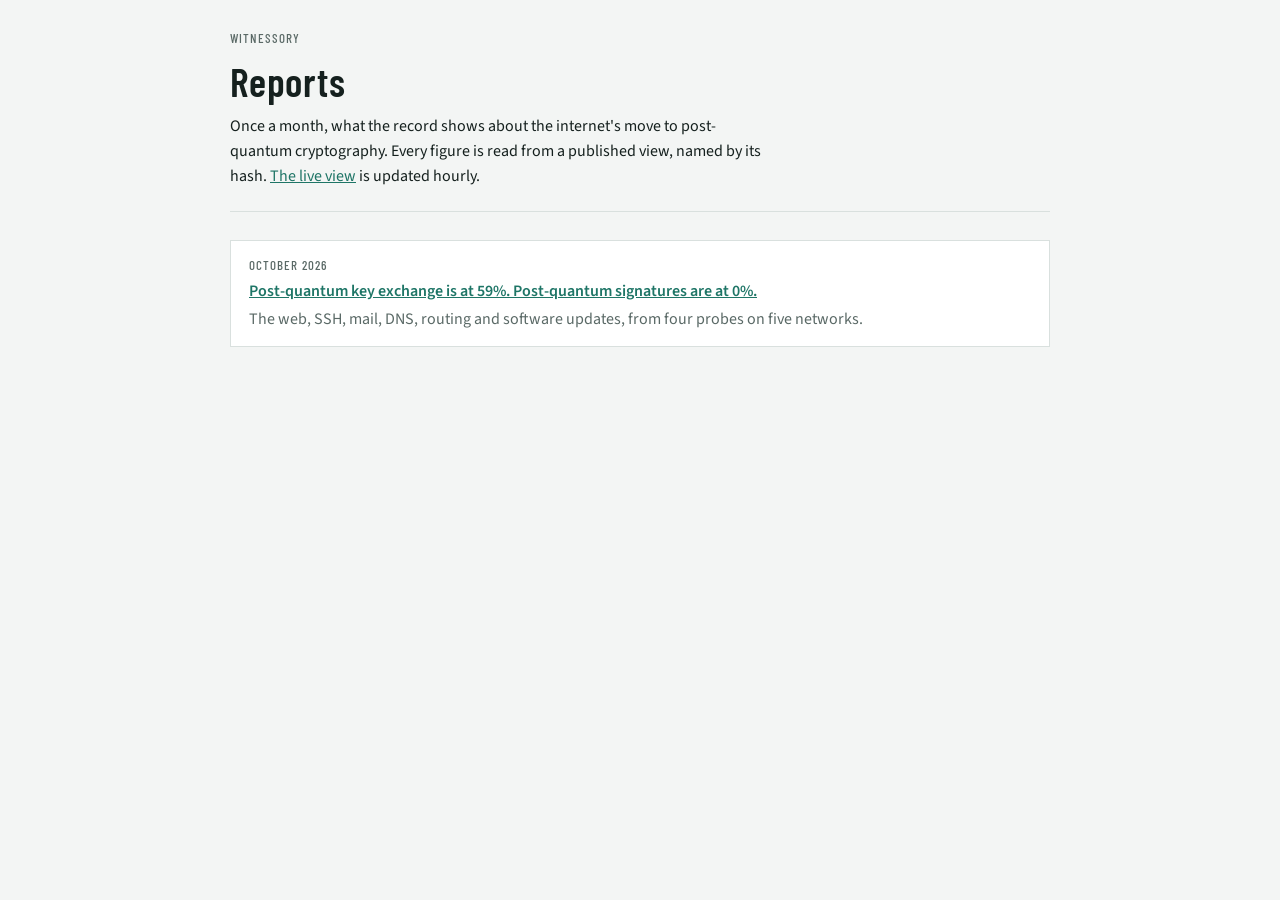
<file: reports/index.html>
<!doctype html>
<html lang="en">
<head>
<meta charset="utf-8">
<meta http-equiv="Content-Security-Policy" content="default-src 'none'; style-src 'self' 'sha256-DbFkezSIh02ctxbAVaPnyIJDCrbhfT6pwD6/5qnpYJQ='; font-src 'self'; img-src 'self'; connect-src 'none'; base-uri 'none'; form-action 'none'">
<meta name="viewport" content="width=device-width,initial-scale=1">
<title>Reports · Witnessory</title>
<meta name="description" content="Witnessory's monthly reports on the internet's move to post-quantum cryptography.">
<link rel="stylesheet" href="../fonts/fonts.css">
<style>
:root {
  --ground: #f3f5f4; --panel: #ffffff; --ink: #15201e; --muted: #5a6966; --rule: #d9e0de; --accent: #1e7566;
  --display: "Barlow Condensed", "Arial Narrow", "Roboto Condensed", sans-serif;
  --body: "Source Sans 3", "Segoe UI", system-ui, sans-serif;
}
@media (prefers-color-scheme: dark) {
  :root:not([data-theme="light"]) {
    color-scheme: dark;
    --ground: #0f1615; --panel: #16201e; --ink: #e4ece9; --muted: #93a39f; --rule: #26332f; --accent: #4db5a2;
  }
}
:root[data-theme="dark"] {
  color-scheme: dark;
  --ground: #0f1615; --panel: #16201e; --ink: #e4ece9; --muted: #93a39f; --rule: #26332f; --accent: #4db5a2;
}
* { box-sizing: border-box; }
body { margin: 0; background: var(--ground); color: var(--ink); font: 16px/1.55 var(--body); }
a { color: var(--accent); }
.wrap { max-width: 860px; margin: 0 auto; padding-inline: 20px; padding-block: 28px 64px; display: grid; gap: 28px; }
h1 { font-family: var(--display); font-weight: 600; font-size: 40px; line-height: 1.05; margin: 0; letter-spacing: .02em; }
.label { font-family: var(--display); font-size: 13px; text-transform: uppercase; letter-spacing: .08em; color: var(--muted); }
header { display: grid; gap: 12px; border-bottom: 1px solid var(--rule); padding-bottom: 22px; }
p { margin: 0; max-width: 68ch; }
ol { list-style: none; margin: 0; padding: 0; display: grid; gap: 1px; background: var(--rule); border: 1px solid var(--rule); }
li { background: var(--panel); padding: 14px 18px; display: grid; gap: 4px; }
li a { font-weight: 600; }
.muted { color: var(--muted); }
</style>
</head>
<body>
<div class="wrap">
<header>
  <div class="label">Witnessory</div>
  <h1>Reports</h1>
  <p>Once a month, what the record shows about the internet's move to post-quantum cryptography. Every figure is
  read from a published view, named by its hash. <a href="../">The live view</a> is updated hourly.</p>
</header>
<ol>
  <li><span class="label">October 2026</span>
    <a href="2026-10.html">Post-quantum key exchange is at 59%. Post-quantum signatures are at 0%.</a>
    <span class="muted">The web, SSH, mail, DNS, routing and software updates, from four probes on five networks.</span></li>
</ol>
</div>
</body>
</html>
</file>
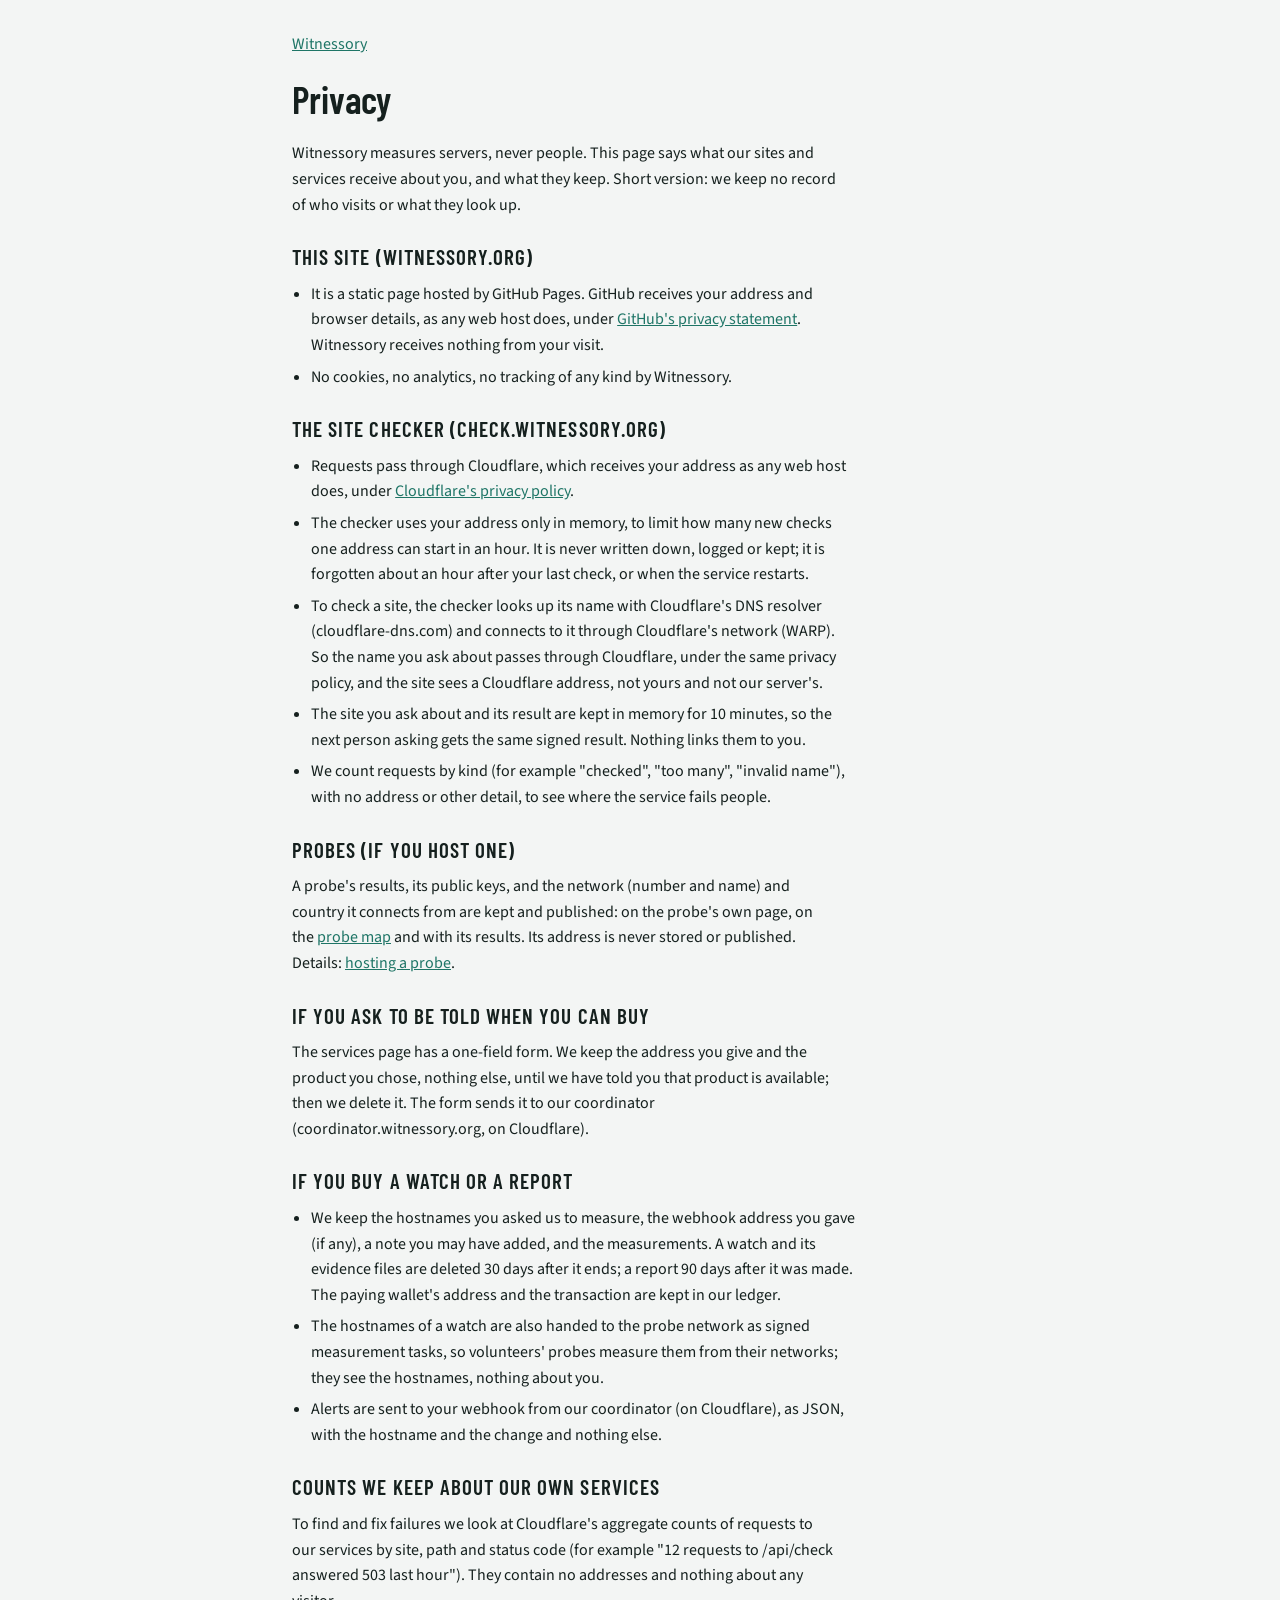
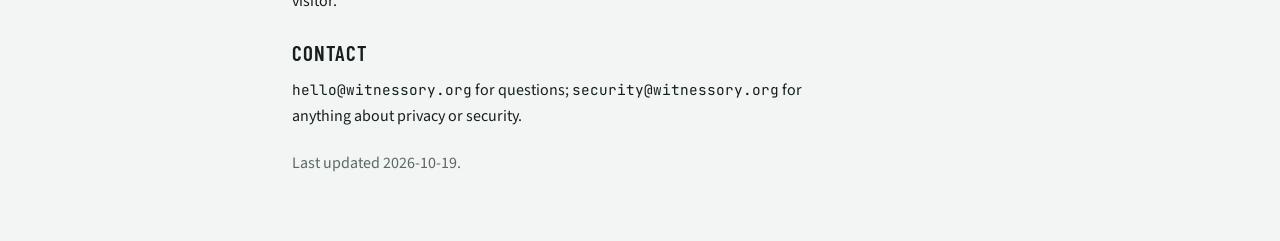
<file: privacy.html>
<!doctype html>
<html lang="en">
<head>
<meta charset="utf-8">
<meta http-equiv="Content-Security-Policy" content="default-src 'none'; style-src 'self' 'sha256-1BlKIaf44iUi+984CwNws1BYFybzdHIGHAsxaTeoAB8='; font-src 'self'; img-src 'self'; connect-src 'none'; base-uri 'none'; form-action 'none'">
<meta name="viewport" content="width=device-width,initial-scale=1">
<title>Privacy · Witnessory</title>
<meta name="description" content="What Witnessory's sites and services receive about visitors and probe hosts, and what they keep.">
<link rel="stylesheet" href="fonts/fonts.css">
<style>
:root { --ground: #f3f5f4; --panel: #ffffff; --ink: #15201e; --muted: #5a6966; --rule: #d9e0de; --accent: #1e7566; }
@media (prefers-color-scheme: dark) { :root:not([data-theme="light"]) { color-scheme: dark; --ground: #0f1615; --panel: #16201e; --ink: #e4ece9; --muted: #93a39f; --rule: #26332f; --accent: #4db5a2; } }
:root[data-theme="dark"] { color-scheme: dark; --ground: #0f1615; --panel: #16201e; --ink: #e4ece9; --muted: #93a39f; --rule: #26332f; --accent: #4db5a2; }
* { box-sizing: border-box; }
body { margin: 0; background: var(--ground); color: var(--ink); font: 16px/1.6 "Source Sans 3", "Segoe UI", system-ui, sans-serif; }
main { max-width: 46rem; margin: 0 auto; padding-inline: 20px; padding-block: 32px 64px; display: grid; gap: 22px; }
h1, h2 { font-family: "Barlow Condensed", "Arial Narrow", sans-serif; font-weight: 600; margin: 0; text-wrap: balance; }
h1 { font-size: 38px; line-height: 1.05; }
h2 { font-size: 21px; text-transform: uppercase; letter-spacing: .05em; }
section { display: grid; gap: 8px; }
p, li { margin: 0; max-width: 68ch; }
ul { margin: 0; padding-left: 1.2em; display: grid; gap: 6px; }
a { color: var(--accent); }
.muted { color: var(--muted); }
code { font-family: "JetBrains Mono", ui-monospace, Consolas, monospace; font-size: .9em; }
</style>
</head>
<body>
<main>
  <p class="muted"><a href="./">Witnessory</a></p>
  <h1>Privacy</h1>
  <p>Witnessory measures servers, never people. This page says what our sites and services receive about you, and what
  they keep. Short version: we keep no record of who visits or what they look up.</p>

  <section>
    <h2>This site (witnessory.org)</h2>
    <ul>
      <li>It is a static page hosted by GitHub Pages. GitHub receives your address and browser details, as any web host
      does, under <a href="https://docs.github.com/site-policy/privacy-policies/github-general-privacy-statement">GitHub's privacy statement</a>.
      Witnessory receives nothing from your visit.</li>
      <li>No cookies, no analytics, no tracking of any kind by Witnessory.</li>
    </ul>
  </section>

  <section>
    <h2>The site checker (check.witnessory.org)</h2>
    <ul>
      <li>Requests pass through Cloudflare, which receives your address as any web host does, under
      <a href="https://www.cloudflare.com/privacypolicy/">Cloudflare's privacy policy</a>.</li>
      <li>The checker uses your address only in memory, to limit how many new checks one address can start in an
      hour. It is never written down, logged or kept; it is forgotten about an hour after your last check, or when the
      service restarts.</li>
      <li>To check a site, the checker looks up its name with Cloudflare's DNS resolver (cloudflare-dns.com) and connects
      to it through Cloudflare's network (WARP). So the name you ask about passes through Cloudflare, under the same
      privacy policy, and the site sees a Cloudflare address, not yours and not our server's.</li>
      <li>The site you ask about and its result are kept in memory for 10 minutes, so the next person asking gets the same
      signed result. Nothing links them to you.</li>
      <li>We count requests by kind (for example "checked", "too many", "invalid name"), with no address or other detail,
      to see where the service fails people.</li>
    </ul>
  </section>

  <section>
    <h2>Probes (if you host one)</h2>
    <p>A probe's results, its public keys, and the network (number and name) and country it connects from are kept and
    published: on the probe's own page, on the <a href="https://coordinator.witnessory.org/probes">probe map</a> and with
    its results. Its address is never stored or published. Details: <a href="https://github.com/witnessory/probe/blob/main/HOSTING.md">hosting a probe</a>.</p>
  </section>

  <section>
    <h2>If you ask to be told when you can buy</h2>
    <p>The services page has a one-field form. We keep the address you give and the product you chose, nothing else,
    until we have told you that product is available; then we delete it. The form sends it to our coordinator
    (coordinator.witnessory.org, on Cloudflare).</p>
  </section>

  <section>
    <h2>If you buy a watch or a report</h2>
    <ul>
      <li>We keep the hostnames you asked us to measure, the webhook address you gave (if any), a note you may have
      added, and the measurements. A watch and its evidence files are deleted 30 days after it ends; a report 90 days
      after it was made. The paying wallet's address and the transaction are kept in our ledger.</li>
      <li>The hostnames of a watch are also handed to the probe network as signed measurement tasks, so volunteers'
      probes measure them from their networks; they see the hostnames, nothing about you.</li>
      <li>Alerts are sent to your webhook from our coordinator (on Cloudflare), as JSON, with the hostname and the
      change and nothing else.</li>
    </ul>
  </section>

  <section>
    <h2>Counts we keep about our own services</h2>
    <p>To find and fix failures we look at Cloudflare's aggregate counts of requests to our services by site, path and
    status code (for example "12 requests to /api/check answered 503 last hour"). They contain no addresses and nothing
    about any visitor.</p>
  </section>

  <section>
    <h2>Contact</h2>
    <p><code>hello@witnessory.org</code> for questions; <code>security@witnessory.org</code> for anything about privacy or security.</p>
  </section>
  <p class="muted">Last updated 2026-10-19.</p>
</main>
</body>
</html>
</file>
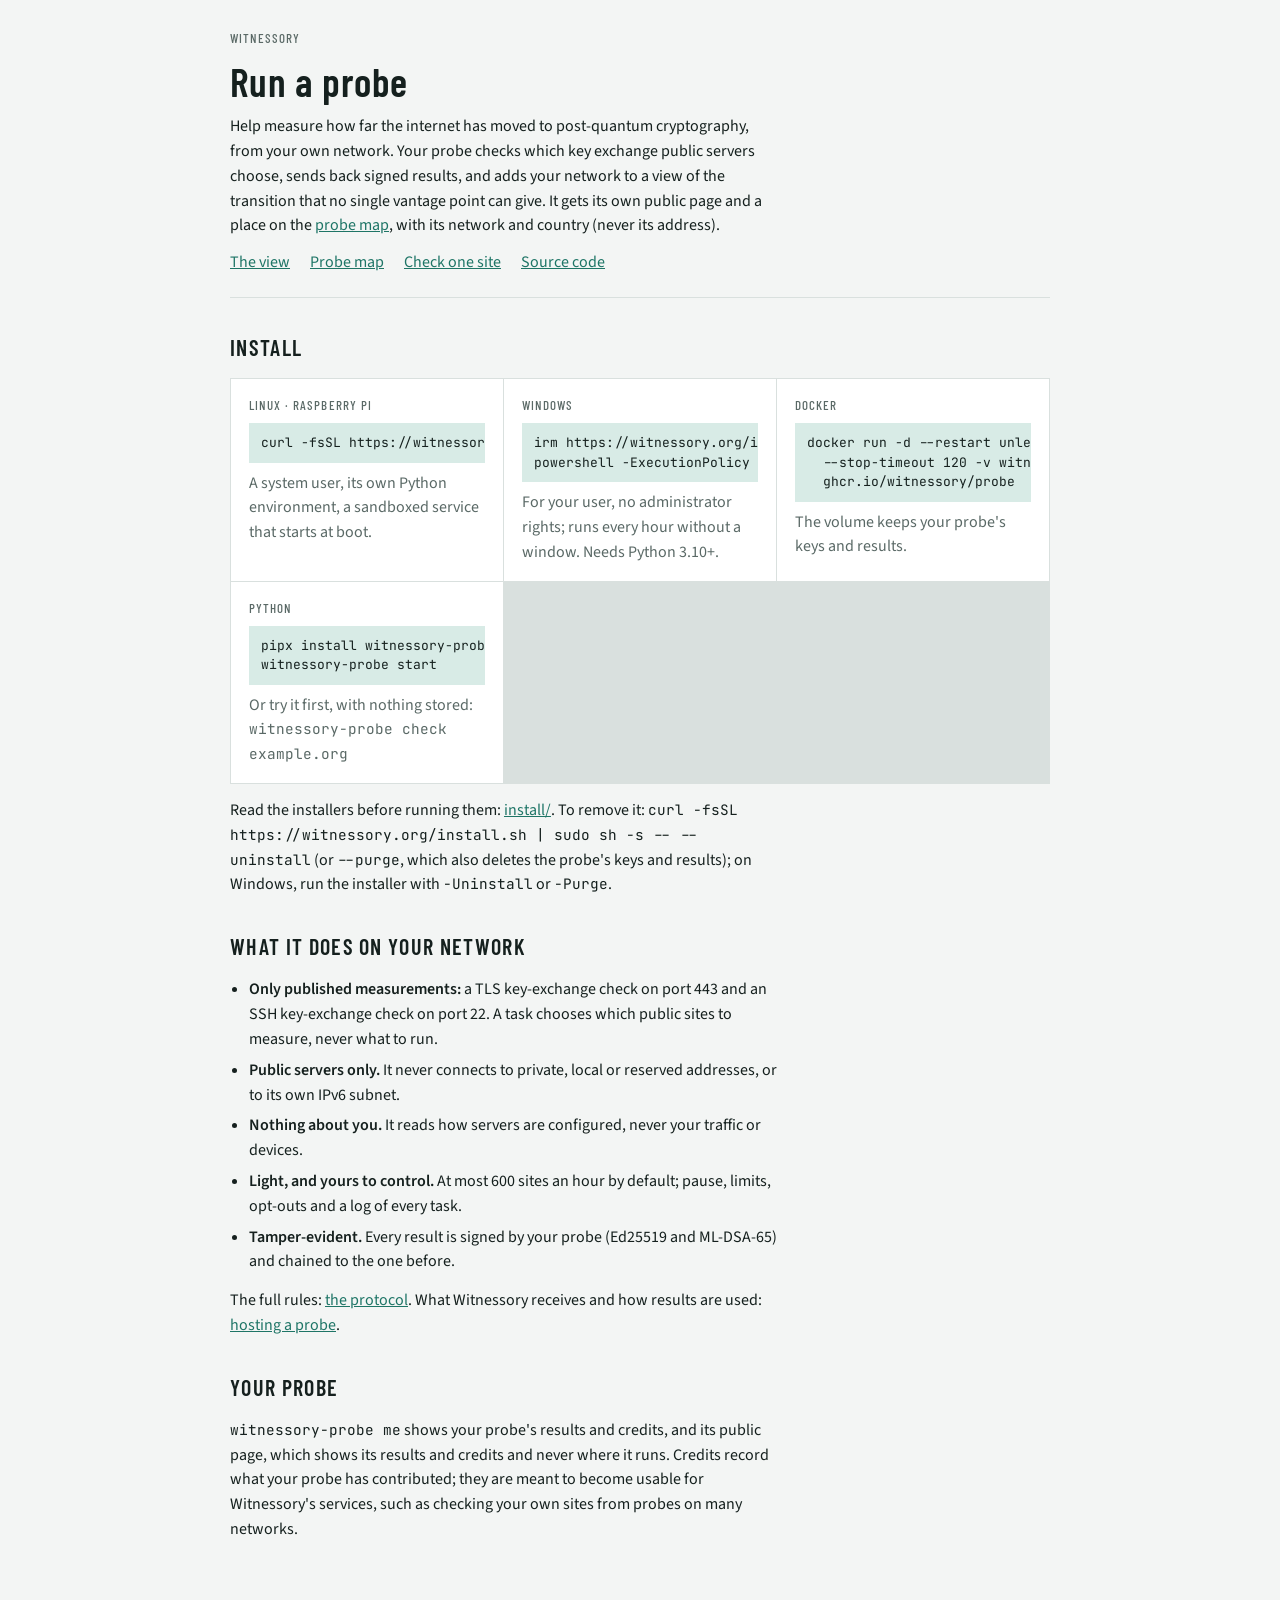
<file: probe.html>
<!doctype html>
<html lang="en">
<head>
<meta charset="utf-8">
<meta http-equiv="Content-Security-Policy" content="default-src 'none'; style-src 'self' 'sha256-BsYYLYXxtbidPuJVXyH8umjJA8pdQsrMit5Onl79vWM='; font-src 'self'; img-src 'self'; connect-src 'none'; base-uri 'none'; form-action 'none'">
<meta name="viewport" content="width=device-width,initial-scale=1">
<title>Run a probe · Witnessory</title>
<meta name="description" content="Run a Witnessory probe: measure how far the internet has moved to post-quantum cryptography, from your network.">
<link rel="stylesheet" href="fonts/fonts.css">
<style>
:root {
  --ground: #f3f5f4; --panel: #ffffff; --ink: #15201e; --muted: #5a6966; --rule: #d9e0de;
  --accent: #1e7566; --accent-soft: #d8ebe6;
  --display: "Barlow Condensed", "Arial Narrow", "Roboto Condensed", sans-serif;
  --body: "Source Sans 3", "Segoe UI", system-ui, sans-serif;
  --mono: "JetBrains Mono", ui-monospace, "SFMono-Regular", Consolas, monospace;
}
@media (prefers-color-scheme: dark) {
  :root:not([data-theme="light"]) {
    color-scheme: dark;
    --ground: #0f1615; --panel: #16201e; --ink: #e4ece9; --muted: #93a39f; --rule: #26332f;
    --accent: #4db5a2; --accent-soft: #1d3a34;
  }
}
:root[data-theme="dark"] {
  color-scheme: dark;
  --ground: #0f1615; --panel: #16201e; --ink: #e4ece9; --muted: #93a39f; --rule: #26332f;
  --accent: #4db5a2; --accent-soft: #1d3a34;
}
* { box-sizing: border-box; }
body { margin: 0; background: var(--ground); color: var(--ink); font: 16px/1.55 var(--body); }
a { color: var(--accent); }
.wrap { max-width: 860px; margin: 0 auto; padding-inline: 20px; padding-block: 28px 64px; display: grid; gap: 32px; }
h1, h2 { font-family: var(--display); font-weight: 600; letter-spacing: .02em; margin: 0; text-wrap: balance; }
h1 { font-size: 40px; line-height: 1.05; }
h2 { font-size: 22px; text-transform: uppercase; letter-spacing: .06em; }
p, li { max-width: 68ch; }
p { margin: 0; }
.label { font-family: var(--display); font-size: 13px; text-transform: uppercase; letter-spacing: .08em; color: var(--muted); }
header { display: grid; gap: 12px; border-bottom: 1px solid var(--rule); padding-bottom: 22px; }
header nav { display: flex; gap: 20px; flex-wrap: wrap; }
section { display: grid; gap: 14px; }
.ways { display: grid; grid-template-columns: repeat(auto-fit, minmax(240px, 1fr)); gap: 1px; background: var(--rule); border: 1px solid var(--rule); }
.ways > div { background: var(--panel); padding: 16px 18px; display: grid; gap: 8px; align-content: start; min-width: 0; }
pre { margin: 0; overflow-x: auto; background: var(--accent-soft); padding: 10px 12px; font: 13px/1.5 var(--mono); }
code { font-family: var(--mono); font-size: .9em; }
ul { margin: 0; padding-left: 1.2em; display: grid; gap: 6px; }
.muted { color: var(--muted); }
</style>
</head>
<body>
<div class="wrap">
<header>
  <div class="label">Witnessory</div>
  <h1>Run a probe</h1>
  <p>Help measure how far the internet has moved to post-quantum cryptography, from your own network. Your probe
  checks which key exchange public servers choose, sends back signed results, and adds your network to a
  view of the transition that no single vantage point can give. It gets its own public page and a place on the
  <a href="https://coordinator.witnessory.org/probes">probe map</a>, with its network and country (never its address).</p>
  <nav><a href="./">The view</a><a href="https://coordinator.witnessory.org/probes">Probe map</a><a href="https://check.witnessory.org/">Check one site</a><a href="https://github.com/witnessory/probe">Source code</a></nav>
</header>

<section>
  <h2>Install</h2>
  <div class="ways">
    <div><div class="label">Linux · Raspberry Pi</div>
      <pre>curl -fsSL https://witnessory.org/install.sh | sudo sh</pre>
      <p class="muted">A system user, its own Python environment, a sandboxed service that starts at boot.</p></div>
    <div><div class="label">Windows</div>
      <pre>irm https://witnessory.org/install.ps1 -OutFile install.ps1
powershell -ExecutionPolicy Bypass -File install.ps1</pre>
      <p class="muted">For your user, no administrator rights; runs every hour without a window. Needs Python 3.10+.</p></div>
    <div><div class="label">Docker</div>
      <pre>docker run -d --restart unless-stopped \
  --stop-timeout 120 -v witnessory-probe:/data \
  ghcr.io/witnessory/probe</pre>
      <p class="muted">The volume keeps your probe's keys and results.</p></div>
    <div><div class="label">Python</div>
      <pre>pipx install witnessory-probe
witnessory-probe start</pre>
      <p class="muted">Or try it first, with nothing stored: <code>witnessory-probe check example.org</code></p></div>
  </div>
  <p>Read the installers before running them: <a href="https://github.com/witnessory/probe/tree/main/install">install/</a>.
  To remove it: <code>curl -fsSL https://witnessory.org/install.sh | sudo sh -s -- --uninstall</code> (or
  <code>--purge</code>, which also deletes the probe's keys and results); on Windows, run the installer with
  <code>-Uninstall</code> or <code>-Purge</code>.</p>
</section>

<section>
  <h2>What it does on your network</h2>
  <ul>
    <li><strong>Only published measurements:</strong> a TLS key-exchange check on port 443 and an SSH key-exchange check on port 22. A task chooses which public sites to measure, never what to run.</li>
    <li><strong>Public servers only.</strong> It never connects to private, local or reserved addresses, or to its own IPv6 subnet.</li>
    <li><strong>Nothing about you.</strong> It reads how servers are configured, never your traffic or devices.</li>
    <li><strong>Light, and yours to control.</strong> At most 600 sites an hour by default; pause, limits, opt-outs and a log of every task.</li>
    <li><strong>Tamper-evident.</strong> Every result is signed by your probe (Ed25519 and ML-DSA-65) and chained to the one before.</li>
  </ul>
  <p>The full rules: <a href="https://github.com/witnessory/probe/blob/main/docs/PROTOCOL.md">the protocol</a>.
  What Witnessory receives and how results are used: <a href="https://github.com/witnessory/probe/blob/main/HOSTING.md">hosting a probe</a>.</p>
</section>

<section>
  <h2>Your probe</h2>
  <p><code>witnessory-probe me</code> shows your probe's results and credits, and its public page, which shows its
  results and credits and never where it runs. Credits record what your probe has contributed; they are meant to
  become usable for Witnessory's services, such as checking your own sites from probes on many networks.</p>
</section>
</div>
</body>
</html>
</file>
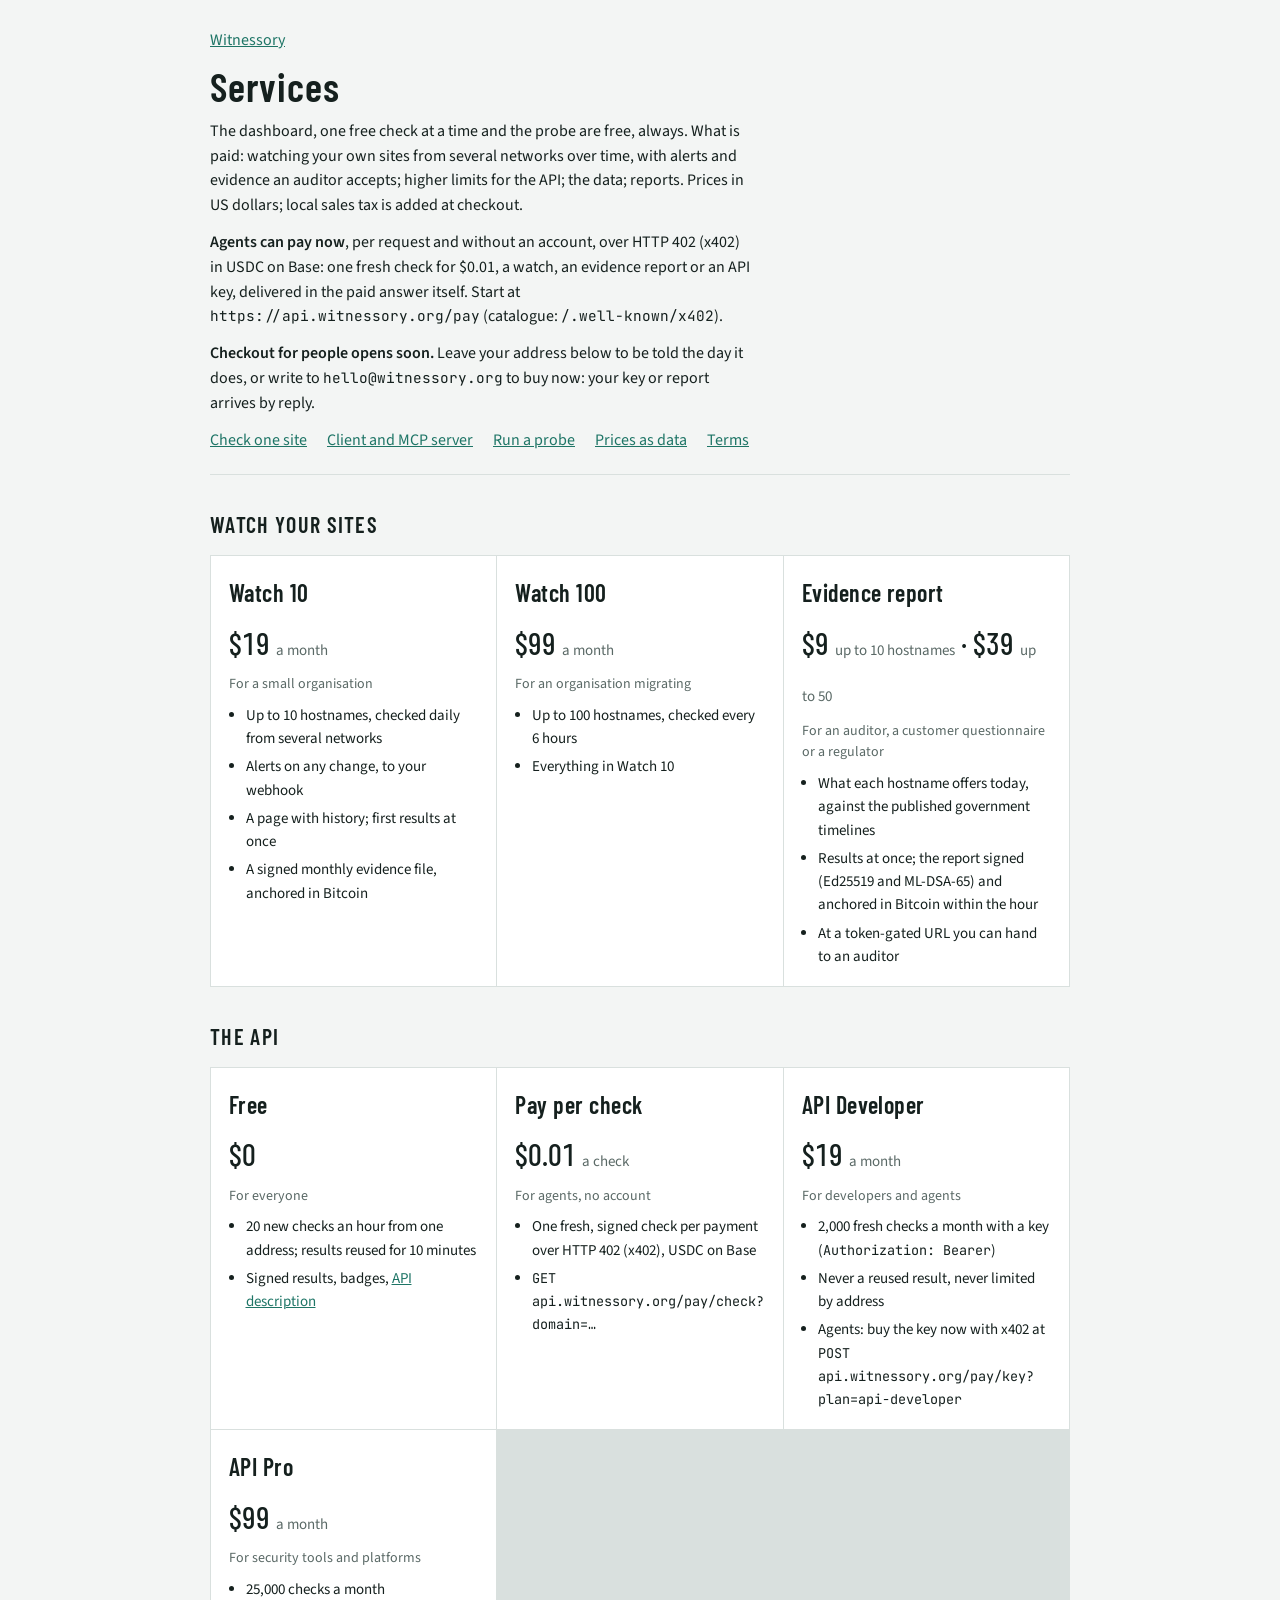
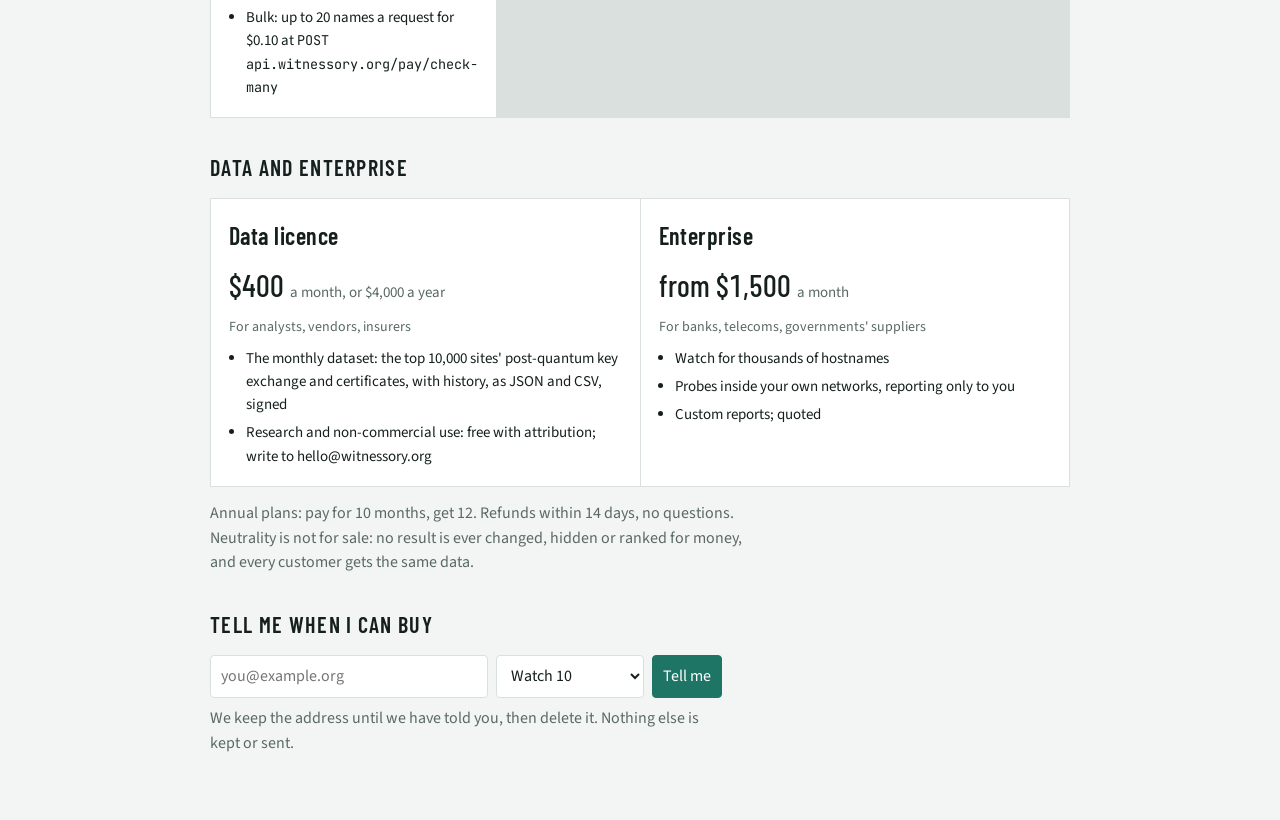
<file: services.html>
<!doctype html>
<html lang="en">
<head>
<meta charset="utf-8">
<meta http-equiv="Content-Security-Policy" content="default-src 'none'; script-src 'sha256-n28M3CiE4R2xkoDlAN2j5WiDshdVETEP5TcfYiNK784='; style-src 'self' 'sha256-p0/6bjWKqJToENULdb1Fc0h9wMoSM6/3wnIC155rkLU='; font-src 'self'; img-src 'self'; connect-src https://coordinator.witnessory.org; base-uri 'none'; form-action 'none'">
<meta name="viewport" content="width=device-width,initial-scale=1">
<title>Services · Witnessory</title>
<meta name="description" content="Witnessory's paid services: watch your sites' post-quantum readiness from several networks, API keys, signed evidence reports, data licences.">
<link rel="stylesheet" href="fonts/fonts.css">
<style>
:root {
  --ground: #f3f5f4; --panel: #ffffff; --ink: #15201e; --muted: #5a6966; --rule: #d9e0de;
  --accent: #1e7566; --accent-soft: #d8ebe6;
  --display: "Barlow Condensed", "Arial Narrow", "Roboto Condensed", sans-serif;
  --body: "Source Sans 3", "Segoe UI", system-ui, sans-serif;
  --mono: "JetBrains Mono", ui-monospace, "SFMono-Regular", Consolas, monospace;
}
@media (prefers-color-scheme: dark) {
  :root:not([data-theme="light"]) {
    color-scheme: dark;
    --ground: #0f1615; --panel: #16201e; --ink: #e4ece9; --muted: #93a39f; --rule: #26332f;
    --accent: #4db5a2; --accent-soft: #1d3a34;
  }
}
:root[data-theme="dark"] {
  color-scheme: dark;
  --ground: #0f1615; --panel: #16201e; --ink: #e4ece9; --muted: #93a39f; --rule: #26332f;
  --accent: #4db5a2; --accent-soft: #1d3a34;
}
* { box-sizing: border-box; }
body { margin: 0; background: var(--ground); color: var(--ink); font: 16px/1.55 var(--body); }
a { color: var(--accent); }
.wrap { max-width: 900px; margin: 0 auto; padding-inline: 20px; padding-block: 28px 64px; display: grid; gap: 32px; }
h1, h2, h3 { font-family: var(--display); font-weight: 600; letter-spacing: .02em; margin: 0; text-wrap: balance; }
h1 { font-size: 40px; line-height: 1.05; }
h2 { font-size: 22px; text-transform: uppercase; letter-spacing: .06em; }
h3 { font-size: 24px; }
p, li { max-width: 68ch; }
p { margin: 0; }
header { display: grid; gap: 12px; border-bottom: 1px solid var(--rule); padding-bottom: 22px; }
header nav { display: flex; gap: 20px; flex-wrap: wrap; }
section { display: grid; gap: 14px; }
.plans { display: grid; grid-template-columns: repeat(auto-fit, minmax(250px, 1fr)); gap: 1px; background: var(--rule); border: 1px solid var(--rule); }
.plans > div { background: var(--panel); padding: 18px; display: grid; gap: 8px; align-content: start; min-width: 0; }
.price { font-family: var(--display); font-size: 30px; font-variant-numeric: tabular-nums; }
.price small { font-size: 15px; color: var(--muted); font-family: var(--body); }
.for { color: var(--muted); font-size: 14px; }
ul { margin: 0; padding-left: 1.1em; display: grid; gap: 5px; font-size: 15px; }
code { font-family: var(--mono); font-size: .9em; }
.muted { color: var(--muted); }
form { display: grid; gap: 8px; max-width: 32rem; }
form .row { display: flex; gap: 8px; flex-wrap: wrap; }
input, select, button { font: inherit; padding: 8px 10px; border: 1px solid var(--rule); border-radius: 4px; background: var(--panel); color: var(--ink); }
input { flex: 1 1 14rem; min-width: 0; }
button { background: var(--accent); color: #fff; border-color: var(--accent); cursor: pointer; }
#said { min-height: 1.5em; }
</style>
</head>
<body>
<div class="wrap">
<header>
  <p class="muted"><a href="./">Witnessory</a></p>
  <h1>Services</h1>
  <p>The dashboard, one free check at a time and the probe are free, always. What is paid: watching your own sites
  from several networks over time, with alerts and evidence an auditor accepts; higher limits for the API; the data;
  reports. Prices in US dollars; local sales tax is added at checkout.</p>
  <p><strong>Agents can pay now</strong>, per request and without an account, over HTTP 402 (x402) in USDC on Base:
  one fresh check for $0.01, a watch, an evidence report or an API key, delivered in the paid answer itself. Start at
  <code>https://api.witnessory.org/pay</code> (catalogue: <code>/.well-known/x402</code>).</p>
  <p><strong>Checkout for people opens soon.</strong> Leave your address below to be told the day it does, or write to
  <code>hello@witnessory.org</code> to buy now: your key or report arrives by reply.</p>
  <nav><a href="https://check.witnessory.org/">Check one site</a><a href="https://github.com/witnessory/client">Client and MCP server</a><a href="probe.html">Run a probe</a><a href="pricing.json">Prices as data</a><a href="terms.html">Terms</a></nav>
</header>

<section>
  <h2>Watch your sites</h2>
  <div class="plans">
    <div><h3>Watch 10</h3><p class="price">$19 <small>a month</small></p><p class="for">For a small organisation</p>
      <ul><li>Up to 10 hostnames, checked daily from several networks</li><li>Alerts on any change, to your webhook</li><li>A page with history; first results at once</li><li>A signed monthly evidence file, anchored in Bitcoin</li></ul></div>
    <div><h3>Watch 100</h3><p class="price">$99 <small>a month</small></p><p class="for">For an organisation migrating</p>
      <ul><li>Up to 100 hostnames, checked every 6 hours</li><li>Everything in Watch 10</li></ul></div>
    <div><h3>Evidence report</h3><p class="price">$9 <small>up to 10 hostnames</small> · $39 <small>up to 50</small></p><p class="for">For an auditor, a customer questionnaire or a regulator</p>
      <ul><li>What each hostname offers today, against the published government timelines</li><li>Results at once; the report signed (Ed25519 and ML-DSA-65) and anchored in Bitcoin within the hour</li><li>At a token-gated URL you can hand to an auditor</li></ul></div>
  </div>
</section>

<section>
  <h2>The API</h2>
  <div class="plans">
    <div><h3>Free</h3><p class="price">$0</p><p class="for">For everyone</p>
      <ul><li>20 new checks an hour from one address; results reused for 10 minutes</li><li>Signed results, badges, <a href="https://check.witnessory.org/openapi.json">API description</a></li></ul></div>
    <div><h3>Pay per check</h3><p class="price">$0.01 <small>a check</small></p><p class="for">For agents, no account</p>
      <ul><li>One fresh, signed check per payment over HTTP 402 (x402), USDC on Base</li><li><code>GET api.witnessory.org/pay/check?domain=…</code></li></ul></div>
    <div><h3>API Developer</h3><p class="price">$19 <small>a month</small></p><p class="for">For developers and agents</p>
      <ul><li>2,000 fresh checks a month with a key (<code>Authorization: Bearer</code>)</li><li>Never a reused result, never limited by address</li><li>Agents: buy the key now with x402 at <code>POST api.witnessory.org/pay/key?plan=api-developer</code></li></ul></div>
    <div><h3>API Pro</h3><p class="price">$99 <small>a month</small></p><p class="for">For security tools and platforms</p>
      <ul><li>25,000 checks a month</li><li>Bulk: up to 20 names a request for $0.10 at <code>POST api.witnessory.org/pay/check-many</code></li></ul></div>
  </div>
</section>

<section>
  <h2>Data and enterprise</h2>
  <div class="plans">
    <div><h3>Data licence</h3><p class="price">$400 <small>a month, or $4,000 a year</small></p><p class="for">For analysts, vendors, insurers</p>
      <ul><li>The monthly dataset: the top 10,000 sites' post-quantum key exchange and certificates, with history, as JSON and CSV, signed</li><li>Research and non-commercial use: free with attribution; write to hello@witnessory.org</li></ul></div>
    <div><h3>Enterprise</h3><p class="price">from $1,500 <small>a month</small></p><p class="for">For banks, telecoms, governments' suppliers</p>
      <ul><li>Watch for thousands of hostnames</li><li>Probes inside your own networks, reporting only to you</li><li>Custom reports; quoted</li></ul></div>
  </div>
  <p class="muted">Annual plans: pay for 10 months, get 12. Refunds within 14 days, no questions. Neutrality is not for sale: no
  result is ever changed, hidden or ranked for money, and every customer gets the same data.</p>
</section>

<section id="interest">
  <h2>Tell me when I can buy</h2>
  <form id="f">
    <div class="row">
      <input id="email" type="email" required placeholder="you@example.org" aria-label="Email address" maxlength="200">
      <select id="product" aria-label="Product">
        <option value="watch-10">Watch 10</option><option value="watch-100">Watch 100</option>
        <option value="evidence-report">Evidence report</option><option value="api-developer">API Developer</option>
        <option value="api-pro">API Pro</option><option value="data-licence">Data licence</option><option value="enterprise">Enterprise</option>
      </select>
      <button type="submit">Tell me</button>
    </div>
    <p class="muted" id="said">We keep the address until we have told you, then delete it. Nothing else is kept or sent.</p>
  </form>
</section>
</div>
<script>
const f=document.getElementById('f'),said=document.getElementById('said');
f.onsubmit=async e=>{e.preventDefault();said.textContent='Sending...';
try{const r=await fetch('https://coordinator.witnessory.org/v1/interest',{method:'POST',headers:{'content-type':'application/json'},
body:JSON.stringify({email:document.getElementById('email').value.trim(),product:document.getElementById('product').value})});
const j=await r.json();said.textContent=r.ok?'Noted. You will hear from us the day checkout opens.':(j.error||'That did not work; write to hello@witnessory.org instead.');}
catch(x){said.textContent='That did not work; write to hello@witnessory.org instead.';}};
</script>
</body>
</html>
</file>
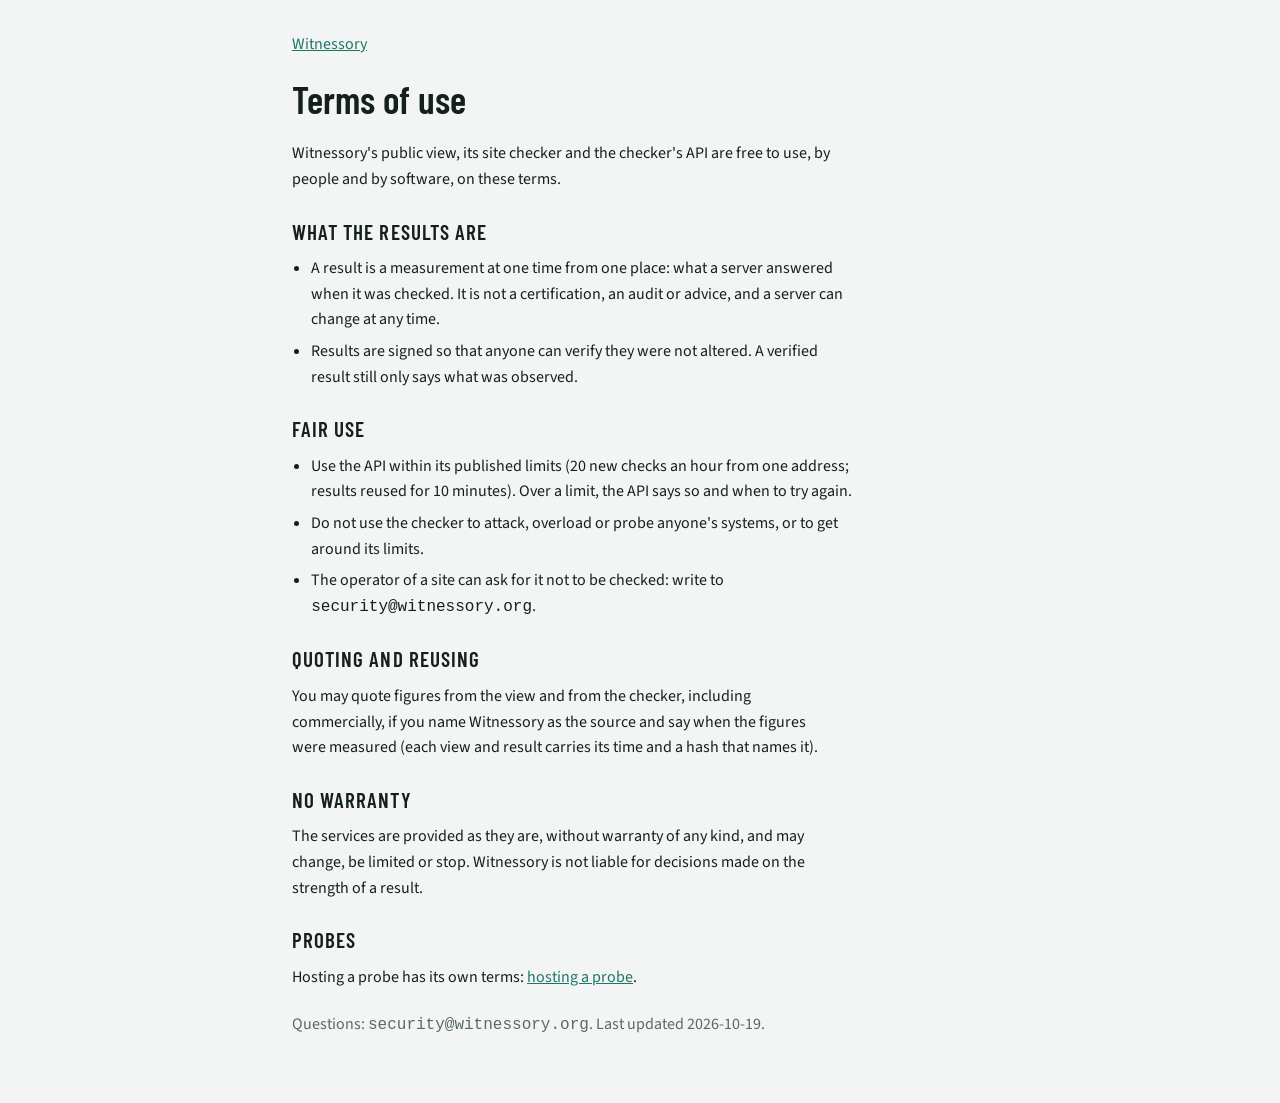
<file: terms.html>
<!doctype html>
<html lang="en">
<head>
<meta charset="utf-8">
<meta http-equiv="Content-Security-Policy" content="default-src 'none'; style-src 'self' 'sha256-YDYOUwD/yBeEFmxjEFwAomm/XFk8qS5OjEdM4am78XM='; font-src 'self'; img-src 'self'; connect-src 'none'; base-uri 'none'; form-action 'none'">
<meta name="viewport" content="width=device-width,initial-scale=1">
<title>Terms of use · Witnessory</title>
<meta name="description" content="Terms for using Witnessory's view, site checker and API.">
<link rel="stylesheet" href="fonts/fonts.css">
<style>
:root { --ground: #f3f5f4; --ink: #15201e; --muted: #5a6966; --accent: #1e7566; }
@media (prefers-color-scheme: dark) { :root:not([data-theme="light"]) { color-scheme: dark; --ground: #0f1615; --ink: #e4ece9; --muted: #93a39f; --accent: #4db5a2; } }
:root[data-theme="dark"] { color-scheme: dark; --ground: #0f1615; --ink: #e4ece9; --muted: #93a39f; --accent: #4db5a2; }
* { box-sizing: border-box; }
body { margin: 0; background: var(--ground); color: var(--ink); font: 16px/1.6 "Source Sans 3", "Segoe UI", system-ui, sans-serif; }
main { max-width: 46rem; margin: 0 auto; padding-inline: 20px; padding-block: 32px 64px; display: grid; gap: 22px; }
h1, h2 { font-family: "Barlow Condensed", "Arial Narrow", sans-serif; font-weight: 600; margin: 0; text-wrap: balance; }
h1 { font-size: 38px; line-height: 1.05; }
h2 { font-size: 21px; text-transform: uppercase; letter-spacing: .05em; }
section { display: grid; gap: 8px; }
p, li { margin: 0; max-width: 68ch; }
ul { margin: 0; padding-left: 1.2em; display: grid; gap: 6px; }
a { color: var(--accent); }
.muted { color: var(--muted); }
</style>
</head>
<body>
<main>
  <p class="muted"><a href="./">Witnessory</a></p>
  <h1>Terms of use</h1>
  <p>Witnessory's public view, its site checker and the checker's API are free to use, by people and by software,
  on these terms.</p>

  <section>
    <h2>What the results are</h2>
    <ul>
      <li>A result is a measurement at one time from one place: what a server answered when it was checked. It is not
      a certification, an audit or advice, and a server can change at any time.</li>
      <li>Results are signed so that anyone can verify they were not altered. A verified result still only says what
      was observed.</li>
    </ul>
  </section>

  <section>
    <h2>Fair use</h2>
    <ul>
      <li>Use the API within its published limits (20 new checks an hour from one address; results reused for 10
      minutes). Over a limit, the API says so and when to try again.</li>
      <li>Do not use the checker to attack, overload or probe anyone's systems, or to get around its limits.</li>
      <li>The operator of a site can ask for it not to be checked: write to <code>security@witnessory.org</code>.</li>
    </ul>
  </section>

  <section>
    <h2>Quoting and reusing</h2>
    <p>You may quote figures from the view and from the checker, including commercially, if you name Witnessory as the
    source and say when the figures were measured (each view and result carries its time and a hash that names it).</p>
  </section>

  <section>
    <h2>No warranty</h2>
    <p>The services are provided as they are, without warranty of any kind, and may change, be limited or stop. Witnessory
    is not liable for decisions made on the strength of a result.</p>
  </section>

  <section>
    <h2>Probes</h2>
    <p>Hosting a probe has its own terms: <a href="https://github.com/witnessory/probe/blob/main/HOSTING.md">hosting a probe</a>.</p>
  </section>

  <p class="muted">Questions: <code>security@witnessory.org</code>. Last updated 2026-10-19.</p>
</main>
</body>
</html>
</file>
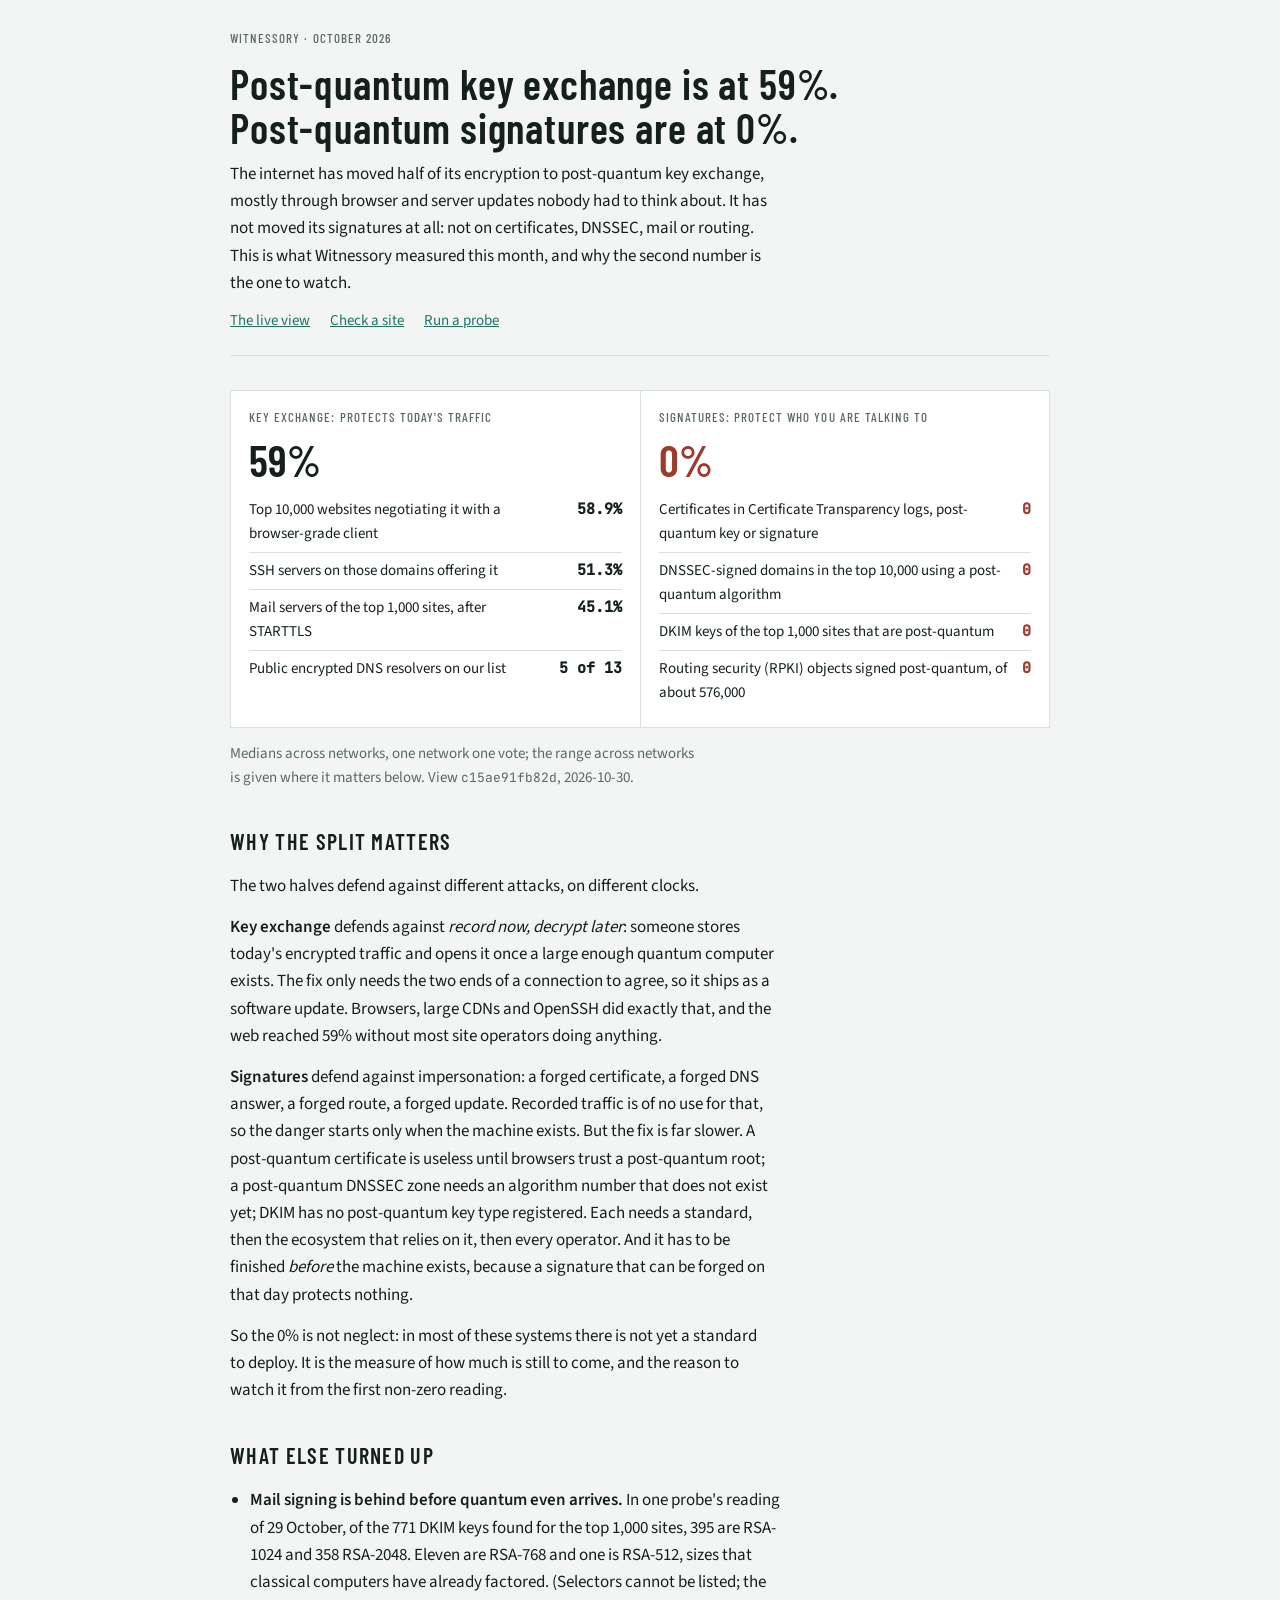
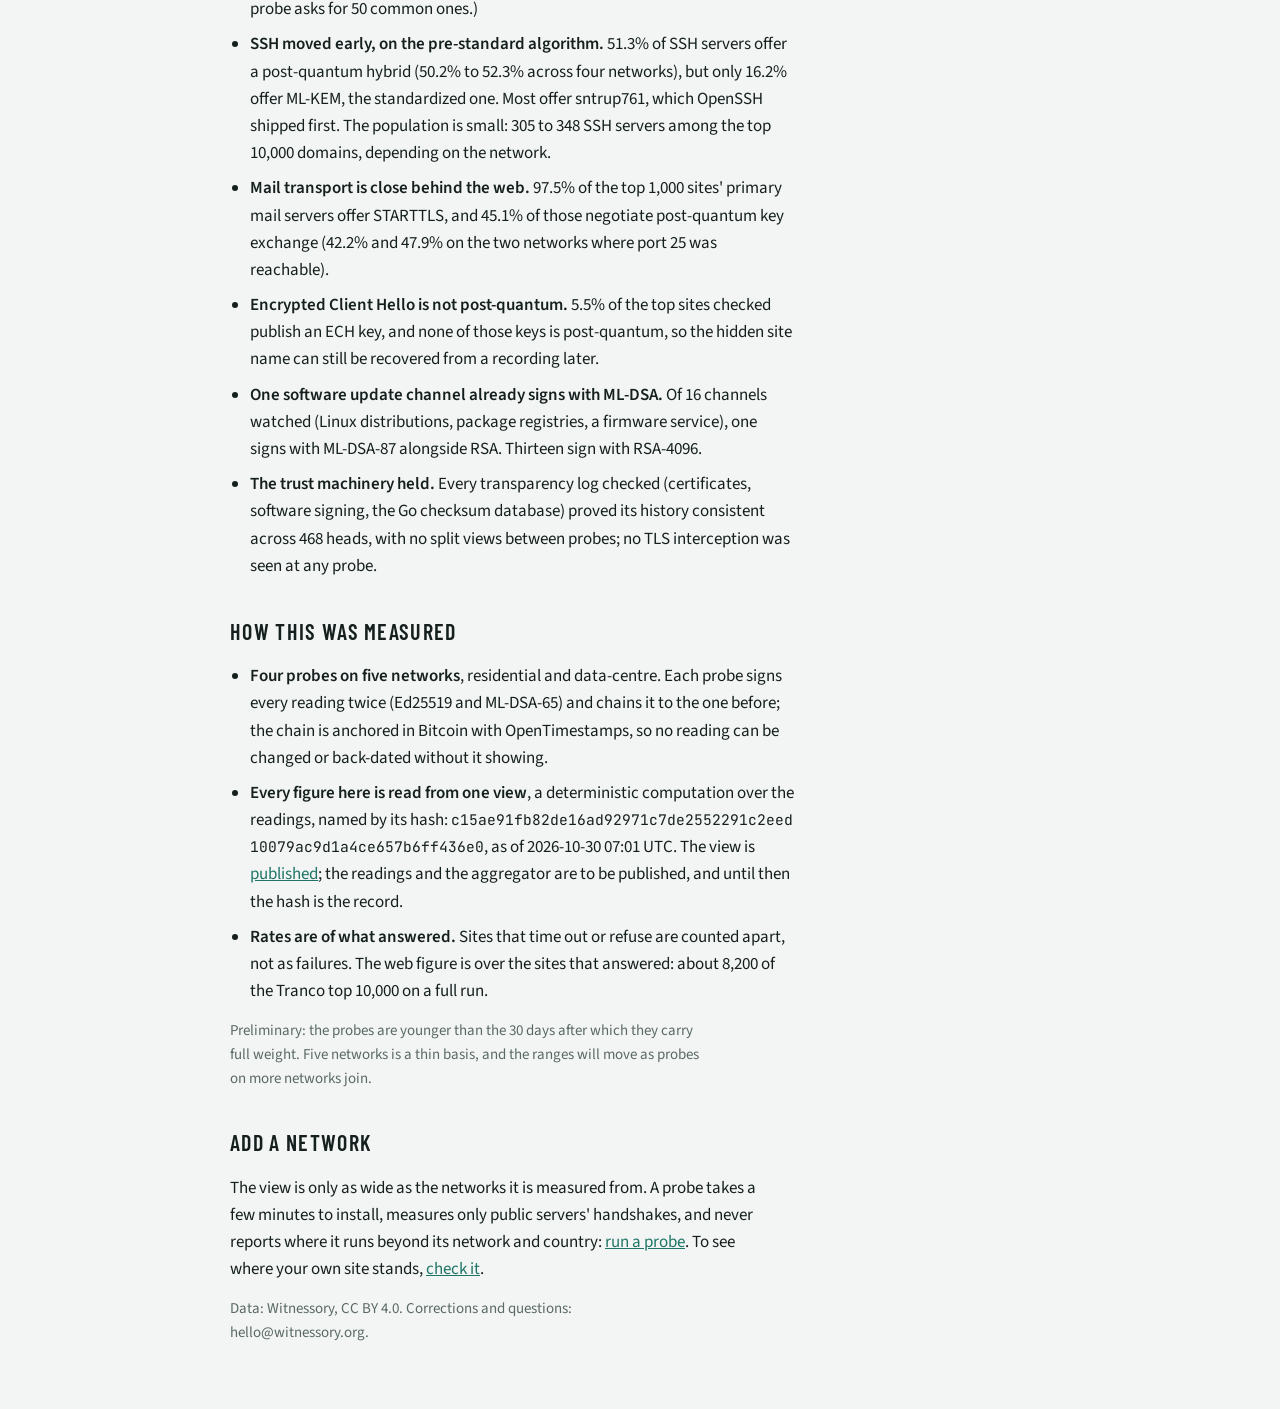
<file: reports/2026-10.html>
<!doctype html>
<html lang="en">
<head>
<meta charset="utf-8">
<meta http-equiv="Content-Security-Policy" content="default-src 'none'; style-src 'self' 'sha256-wjCEa7nc9UYdnXp+FRYefo0QffGNpw9KXADt7Xmnhbs='; font-src 'self'; img-src 'self'; connect-src 'none'; base-uri 'none'; form-action 'none'">
<meta name="viewport" content="width=device-width,initial-scale=1">
<title>Key exchange is moving, signatures are not · Witnessory</title>
<meta name="description" content="October 2026: 59% of top sites negotiate post-quantum key exchange; 0% of certificates, DNSSEC zones, DKIM keys and RPKI objects are signed post-quantum.">
<meta property="og:title" content="Post-quantum key exchange is at 59%. Post-quantum signatures are at 0%.">
<meta property="og:description" content="What Witnessory measured in October 2026 across the web, SSH, mail, DNS, routing and software updates.">
<meta property="og:type" content="article">
<meta property="og:url" content="https://witnessory.org/reports/2026-10.html">
<meta property="og:image" content="https://witnessory.org/og.png">
<meta property="og:image:width" content="1200">
<meta property="og:image:height" content="630">
<meta name="twitter:card" content="summary_large_image">
<meta name="twitter:site" content="@witnessory">
<link rel="stylesheet" href="../fonts/fonts.css">
<style>
:root {
  --ground: #f3f5f4; --panel: #ffffff; --ink: #15201e; --muted: #5a6966; --rule: #d9e0de;
  --accent: #1e7566; --accent-soft: #d8ebe6; --zero: #9a3b2e;
  --display: "Barlow Condensed", "Arial Narrow", "Roboto Condensed", sans-serif;
  --body: "Source Sans 3", "Segoe UI", system-ui, sans-serif;
  --mono: "JetBrains Mono", ui-monospace, "SFMono-Regular", Consolas, monospace;
}
@media (prefers-color-scheme: dark) {
  :root:not([data-theme="light"]) {
    color-scheme: dark;
    --ground: #0f1615; --panel: #16201e; --ink: #e4ece9; --muted: #93a39f; --rule: #26332f;
    --accent: #4db5a2; --accent-soft: #1d3a34; --zero: #e08a7a;
  }
}
:root[data-theme="dark"] {
  color-scheme: dark;
  --ground: #0f1615; --panel: #16201e; --ink: #e4ece9; --muted: #93a39f; --rule: #26332f;
  --accent: #4db5a2; --accent-soft: #1d3a34; --zero: #e08a7a;
}
* { box-sizing: border-box; }
body { margin: 0; background: var(--ground); color: var(--ink); font: 17px/1.6 var(--body); }
a { color: var(--accent); }
.wrap { max-width: 860px; margin: 0 auto; padding-inline: 20px; padding-block: 28px 64px; display: grid; gap: 34px; }
h1, h2 { font-family: var(--display); font-weight: 600; letter-spacing: .02em; margin: 0; text-wrap: balance; }
h1 { font-size: 42px; line-height: 1.05; }
h2 { font-size: 22px; text-transform: uppercase; letter-spacing: .06em; }
p, li { max-width: 68ch; }
p { margin: 0; }
.label { font-family: var(--display); font-size: 13px; text-transform: uppercase; letter-spacing: .08em; color: var(--muted); }
header { display: grid; gap: 12px; border-bottom: 1px solid var(--rule); padding-bottom: 22px; }
header nav { display: flex; gap: 20px; flex-wrap: wrap; font-size: 15px; }
section { display: grid; gap: 14px; }
.split { display: grid; grid-template-columns: repeat(auto-fit, minmax(300px, 1fr)); gap: 1px; background: var(--rule); border: 1px solid var(--rule); }
.split > div { background: var(--panel); padding: 16px 18px; display: grid; gap: 10px; align-content: start; min-width: 0; }
table { border-collapse: collapse; width: 100%; font-size: 15px; }
td { padding: 6px 0; border-top: 1px solid var(--rule); vertical-align: baseline; }
td.n { text-align: right; font: 600 15px/1.4 var(--mono); font-variant-numeric: tabular-nums; white-space: nowrap; padding-left: 12px; }
td.n.zero { color: var(--zero); }
tr:first-child td { border-top: 0; }
.big { font: 600 44px/1 var(--display); }
.big.zero { color: var(--zero); }
code { font-family: var(--mono); font-size: .86em; word-break: break-all; }
ul { margin: 0; padding-left: 1.2em; display: grid; gap: 8px; }
.muted { color: var(--muted); }
.note { font-size: 15px; color: var(--muted); }
</style>
</head>
<body>
<div class="wrap">
<header>
  <div class="label">Witnessory · October 2026</div>
  <h1>Post-quantum key exchange is at 59%. Post-quantum signatures are at 0%.</h1>
  <p>The internet has moved half of its encryption to post-quantum key exchange, mostly through browser and server
  updates nobody had to think about. It has not moved its signatures at all: not on certificates, DNSSEC, mail
  or routing. This is what Witnessory measured this month, and why the second number is the one to watch.</p>
  <nav><a href="../">The live view</a><a href="https://check.witnessory.org/">Check a site</a><a href="../probe.html">Run a probe</a></nav>
</header>

<section>
  <div class="split">
    <div>
      <div class="label">Key exchange: protects today's traffic</div>
      <div class="big">59%</div>
      <table>
        <tr><td>Top 10,000 websites negotiating it with a browser-grade client</td><td class="n">58.9%</td></tr>
        <tr><td>SSH servers on those domains offering it</td><td class="n">51.3%</td></tr>
        <tr><td>Mail servers of the top 1,000 sites, after STARTTLS</td><td class="n">45.1%</td></tr>
        <tr><td>Public encrypted DNS resolvers on our list</td><td class="n">5 of 13</td></tr>
      </table>
    </div>
    <div>
      <div class="label">Signatures: protect who you are talking to</div>
      <div class="big zero">0%</div>
      <table>
        <tr><td>Certificates in Certificate Transparency logs, post-quantum key or signature</td><td class="n zero">0</td></tr>
        <tr><td>DNSSEC-signed domains in the top 10,000 using a post-quantum algorithm</td><td class="n zero">0</td></tr>
        <tr><td>DKIM keys of the top 1,000 sites that are post-quantum</td><td class="n zero">0</td></tr>
        <tr><td>Routing security (RPKI) objects signed post-quantum, of about 576,000</td><td class="n zero">0</td></tr>
      </table>
    </div>
  </div>
  <p class="note">Medians across networks, one network one vote; the range across networks is given where it matters
  below. View <code>c15ae91fb82d</code>, 2026-10-30.</p>
</section>

<section>
  <h2>Why the split matters</h2>
  <p>The two halves defend against different attacks, on different clocks.</p>
  <p><strong>Key exchange</strong> defends against <em>record now, decrypt later</em>: someone stores today's
  encrypted traffic and opens it once a large enough quantum computer exists. The fix only needs the two ends of a
  connection to agree, so it ships as a software update. Browsers, large CDNs and OpenSSH did exactly that, and the
  web reached 59% without most site operators doing anything.</p>
  <p><strong>Signatures</strong> defend against impersonation: a forged certificate, a forged DNS answer, a forged
  route, a forged update. Recorded traffic is of no use for that, so the danger starts only when the machine exists.
  But the fix is far slower. A post-quantum certificate is useless until browsers trust a post-quantum root; a
  post-quantum DNSSEC zone needs an algorithm number that does not exist yet; DKIM has no post-quantum key type
  registered. Each needs a standard, then the ecosystem that relies on it, then every operator. And it has to be
  finished <em>before</em> the machine exists, because a signature that can be forged on that day protects nothing.</p>
  <p>So the 0% is not neglect: in most of these systems there is not yet a standard to deploy. It is the measure of
  how much is still to come, and the reason to watch it from the first non-zero reading.</p>
</section>

<section>
  <h2>What else turned up</h2>
  <ul>
    <li><strong>Mail signing is behind before quantum even arrives.</strong> In one probe's reading of 29 October,
    of the 771 DKIM keys found for the top 1,000 sites, 395 are RSA-1024 and 358 RSA-2048. Eleven are RSA-768 and one is RSA-512, sizes that classical
    computers have already factored. (Selectors cannot be listed; the probe asks for 50 common ones.)</li>
    <li><strong>SSH moved early, on the pre-standard algorithm.</strong> 51.3% of SSH servers offer a post-quantum
    hybrid (50.2% to 52.3% across four networks), but only 16.2% offer ML-KEM, the standardized one. Most offer
    sntrup761, which OpenSSH shipped first. The population is small: 305 to 348 SSH servers among the top 10,000
    domains, depending on the network.</li>
    <li><strong>Mail transport is close behind the web.</strong> 97.5% of the top 1,000 sites' primary mail servers
    offer STARTTLS, and 45.1% of those negotiate post-quantum key exchange (42.2% and 47.9% on the two networks where
    port 25 was reachable).</li>
    <li><strong>Encrypted Client Hello is not post-quantum.</strong> 5.5% of the top sites checked publish an ECH key, and none
    of those keys is post-quantum, so the hidden site name can still be recovered from a recording later.</li>
    <li><strong>One software update channel already signs with ML-DSA.</strong> Of 16 channels watched (Linux
    distributions, package registries, a firmware service), one signs with ML-DSA-87 alongside RSA. Thirteen sign with
    RSA-4096.</li>
    <li><strong>The trust machinery held.</strong> Every transparency log checked (certificates, software signing,
    the Go checksum database) proved its history consistent across 468 heads, with no split views between probes;
    no TLS interception was seen at any probe.</li>
  </ul>
</section>

<section>
  <h2>How this was measured</h2>
  <ul>
    <li><strong>Four probes on five networks</strong>, residential and data-centre. Each probe signs every reading
    twice (Ed25519 and ML-DSA-65) and chains it to the one before; the chain is anchored in Bitcoin with
    OpenTimestamps, so no reading can be changed or back-dated without it showing.</li>
    <li><strong>Every figure here is read from one view</strong>, a deterministic computation over the readings,
    named by its hash: <code>c15ae91fb82de16ad92971c7de2552291c2eed10079ac9d1a4ce657b6ff436e0</code>, as of
    2026-10-30 07:01 UTC. The view is <a href="../view.json">published</a>; the readings and the aggregator are to be
    published, and until then the hash is the record.</li>
    <li><strong>Rates are of what answered.</strong> Sites that time out or refuse are counted apart, not as
    failures. The web figure is over the sites that answered: about 8,200 of the Tranco top 10,000 on a full run.</li>
  </ul>
  <p class="note">Preliminary: the probes are younger than the 30 days after which they carry full weight. Five
  networks is a thin basis, and the ranges will move as probes on more networks join.</p>
</section>

<section>
  <h2>Add a network</h2>
  <p>The view is only as wide as the networks it is measured from. A probe takes a few minutes to install, measures
  only public servers' handshakes, and never reports where it runs beyond its network and country:
  <a href="../probe.html">run a probe</a>. To see where your own site stands, <a href="https://check.witnessory.org/">check it</a>.</p>
  <p class="note">Data: Witnessory, CC BY 4.0. Corrections and questions: hello@witnessory.org.</p>
</section>
</div>
</body>
</html>
</file>
<file: fonts/fonts.css>
/* Barlow Condensed, JetBrains Mono and Source Sans 3: SIL Open Font License 1.1 (OFL.txt). Served from this site, so no visitor's browser contacts a font service. */
/* latin-ext */
@font-face {
  font-family: 'Barlow Condensed';
  font-style: normal;
  font-weight: 500;
  font-display: swap;
  src: url(barlow-condensed-500-latin-ext.woff2) format('woff2');
  unicode-range: U+0100-02BA, U+02BD-02C5, U+02C7-02CC, U+02CE-02D7, U+02DD-02FF, U+0304, U+0308, U+0329, U+1D00-1DBF, U+1E00-1E9F, U+1EF2-1EFF, U+2020, U+20A0-20AB, U+20AD-20C4, U+2113, U+2C60-2C7F, U+A720-A7FF;
}
/* latin */
@font-face {
  font-family: 'Barlow Condensed';
  font-style: normal;
  font-weight: 500;
  font-display: swap;
  src: url(barlow-condensed-500-latin.woff2) format('woff2');
  unicode-range: U+0000-00FF, U+0131, U+0152-0153, U+02BB-02BC, U+02C6, U+02DA, U+02DC, U+0304, U+0308, U+0329, U+2000-206F, U+20AC, U+2122, U+2191, U+2193, U+2212, U+2215, U+FEFF, U+FFFD;
}
/* latin-ext */
@font-face {
  font-family: 'Barlow Condensed';
  font-style: normal;
  font-weight: 600;
  font-display: swap;
  src: url(barlow-condensed-600-latin-ext.woff2) format('woff2');
  unicode-range: U+0100-02BA, U+02BD-02C5, U+02C7-02CC, U+02CE-02D7, U+02DD-02FF, U+0304, U+0308, U+0329, U+1D00-1DBF, U+1E00-1E9F, U+1EF2-1EFF, U+2020, U+20A0-20AB, U+20AD-20C4, U+2113, U+2C60-2C7F, U+A720-A7FF;
}
/* latin */
@font-face {
  font-family: 'Barlow Condensed';
  font-style: normal;
  font-weight: 600;
  font-display: swap;
  src: url(barlow-condensed-600-latin.woff2) format('woff2');
  unicode-range: U+0000-00FF, U+0131, U+0152-0153, U+02BB-02BC, U+02C6, U+02DA, U+02DC, U+0304, U+0308, U+0329, U+2000-206F, U+20AC, U+2122, U+2191, U+2193, U+2212, U+2215, U+FEFF, U+FFFD;
}
/* latin-ext */
@font-face {
  font-family: 'JetBrains Mono';
  font-style: normal;
  font-weight: 400;
  font-display: swap;
  src: url(jetbrains-mono-400-latin-ext.woff2) format('woff2');
  unicode-range: U+0100-02BA, U+02BD-02C5, U+02C7-02CC, U+02CE-02D7, U+02DD-02FF, U+0304, U+0308, U+0329, U+1D00-1DBF, U+1E00-1E9F, U+1EF2-1EFF, U+2020, U+20A0-20AB, U+20AD-20C4, U+2113, U+2C60-2C7F, U+A720-A7FF;
}
/* latin */
@font-face {
  font-family: 'JetBrains Mono';
  font-style: normal;
  font-weight: 400;
  font-display: swap;
  src: url(jetbrains-mono-400-latin.woff2) format('woff2');
  unicode-range: U+0000-00FF, U+0131, U+0152-0153, U+02BB-02BC, U+02C6, U+02DA, U+02DC, U+0304, U+0308, U+0329, U+2000-206F, U+20AC, U+2122, U+2191, U+2193, U+2212, U+2215, U+FEFF, U+FFFD;
}
/* latin-ext */
@font-face {
  font-family: 'JetBrains Mono';
  font-style: normal;
  font-weight: 500;
  font-display: swap;
  src: url(jetbrains-mono-500-latin-ext.woff2) format('woff2');
  unicode-range: U+0100-02BA, U+02BD-02C5, U+02C7-02CC, U+02CE-02D7, U+02DD-02FF, U+0304, U+0308, U+0329, U+1D00-1DBF, U+1E00-1E9F, U+1EF2-1EFF, U+2020, U+20A0-20AB, U+20AD-20C4, U+2113, U+2C60-2C7F, U+A720-A7FF;
}
/* latin */
@font-face {
  font-family: 'JetBrains Mono';
  font-style: normal;
  font-weight: 500;
  font-display: swap;
  src: url(jetbrains-mono-500-latin.woff2) format('woff2');
  unicode-range: U+0000-00FF, U+0131, U+0152-0153, U+02BB-02BC, U+02C6, U+02DA, U+02DC, U+0304, U+0308, U+0329, U+2000-206F, U+20AC, U+2122, U+2191, U+2193, U+2212, U+2215, U+FEFF, U+FFFD;
}
/* latin-ext */
@font-face {
  font-family: 'Source Sans 3';
  font-style: normal;
  font-weight: 400;
  font-display: swap;
  src: url(source-sans-3-400-latin-ext.woff2) format('woff2');
  unicode-range: U+0100-02BA, U+02BD-02C5, U+02C7-02CC, U+02CE-02D7, U+02DD-02FF, U+0304, U+0308, U+0329, U+1D00-1DBF, U+1E00-1E9F, U+1EF2-1EFF, U+2020, U+20A0-20AB, U+20AD-20C4, U+2113, U+2C60-2C7F, U+A720-A7FF;
}
/* latin */
@font-face {
  font-family: 'Source Sans 3';
  font-style: normal;
  font-weight: 400;
  font-display: swap;
  src: url(source-sans-3-400-latin.woff2) format('woff2');
  unicode-range: U+0000-00FF, U+0131, U+0152-0153, U+02BB-02BC, U+02C6, U+02DA, U+02DC, U+0304, U+0308, U+0329, U+2000-206F, U+20AC, U+2122, U+2191, U+2193, U+2212, U+2215, U+FEFF, U+FFFD;
}
/* latin-ext */
@font-face {
  font-family: 'Source Sans 3';
  font-style: normal;
  font-weight: 600;
  font-display: swap;
  src: url(source-sans-3-600-latin-ext.woff2) format('woff2');
  unicode-range: U+0100-02BA, U+02BD-02C5, U+02C7-02CC, U+02CE-02D7, U+02DD-02FF, U+0304, U+0308, U+0329, U+1D00-1DBF, U+1E00-1E9F, U+1EF2-1EFF, U+2020, U+20A0-20AB, U+20AD-20C4, U+2113, U+2C60-2C7F, U+A720-A7FF;
}
/* latin */
@font-face {
  font-family: 'Source Sans 3';
  font-style: normal;
  font-weight: 600;
  font-display: swap;
  src: url(source-sans-3-600-latin.woff2) format('woff2');
  unicode-range: U+0000-00FF, U+0131, U+0152-0153, U+02BB-02BC, U+02C6, U+02DA, U+02DC, U+0304, U+0308, U+0329, U+2000-206F, U+20AC, U+2122, U+2191, U+2193, U+2212, U+2215, U+FEFF, U+FFFD;
}
</file>
